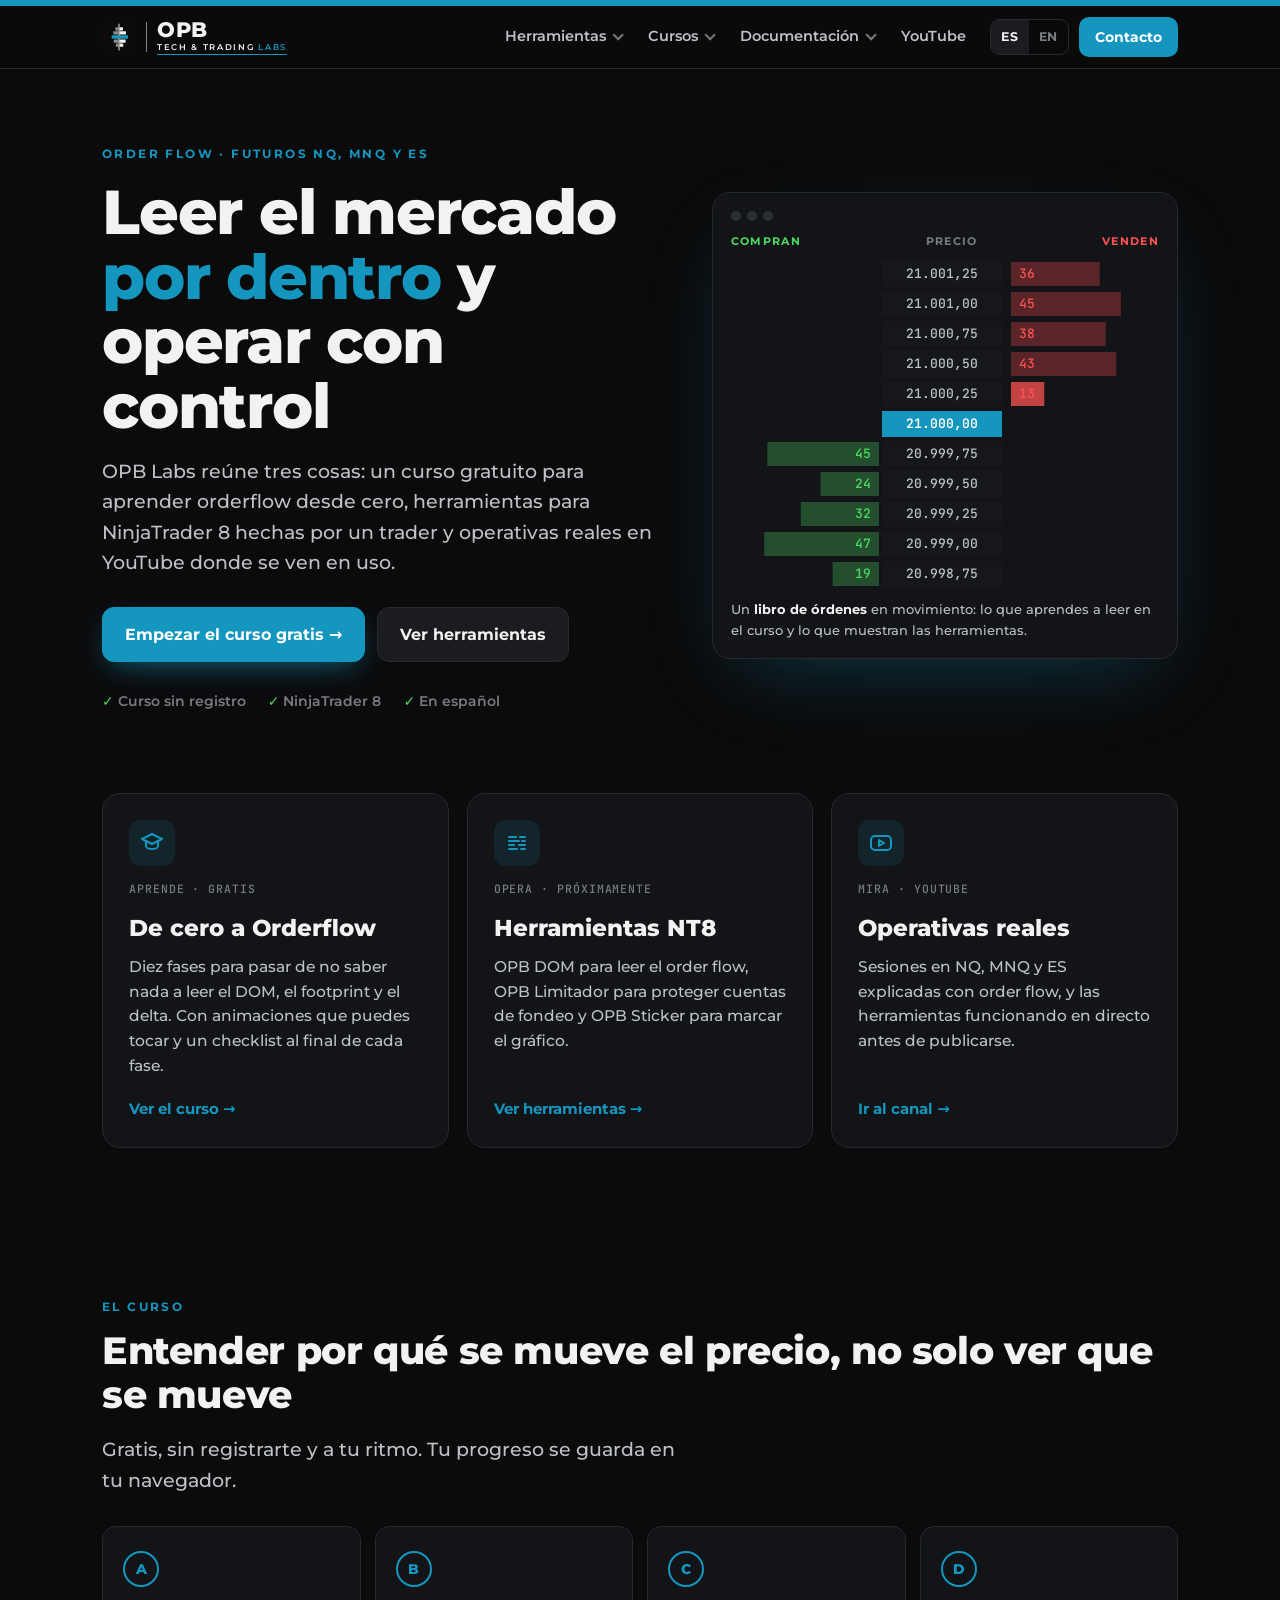
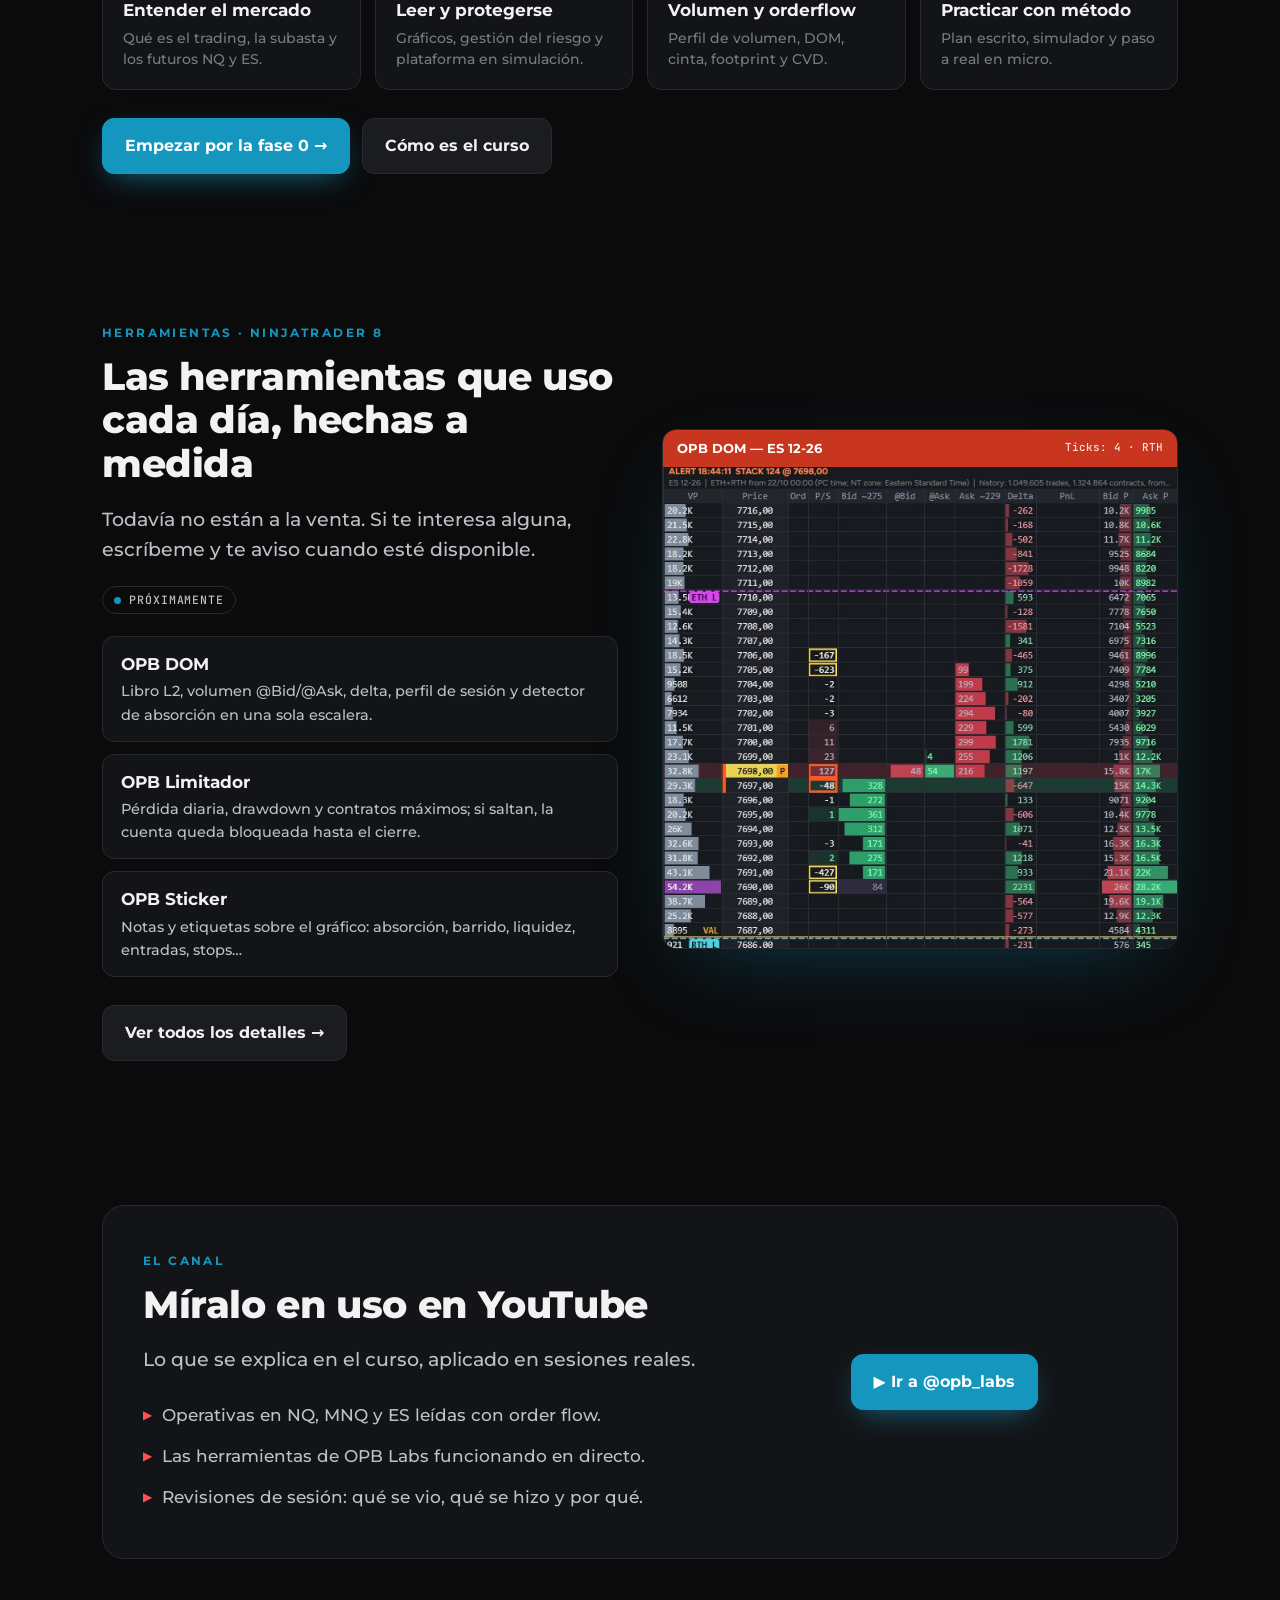
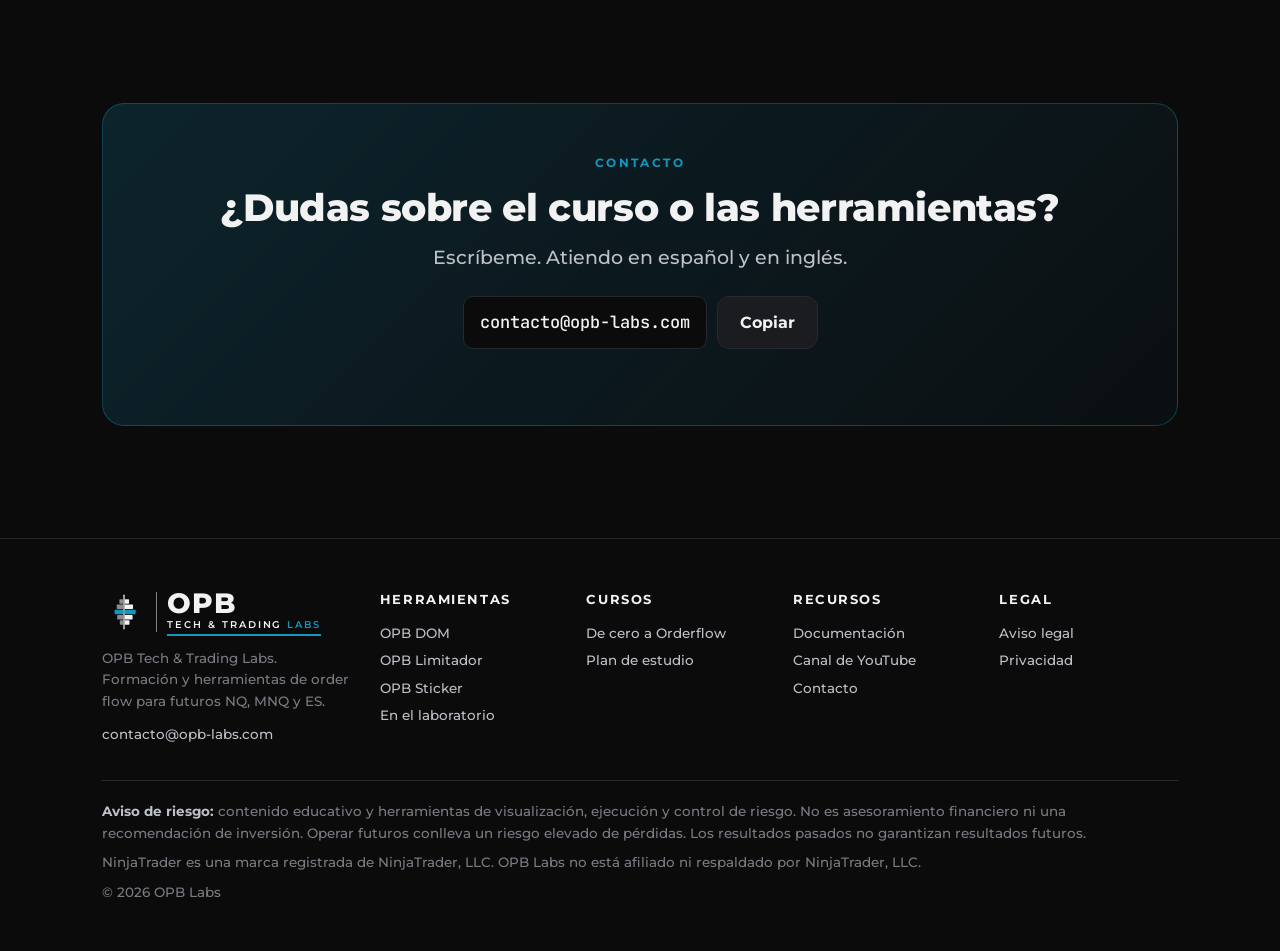
<file: index.html>
<!DOCTYPE html>
<html lang="es">
<head>
<meta charset="utf-8">
<meta name="viewport" content="width=device-width,initial-scale=1">
<title>OPB Labs · Order flow para futuros: curso, herramientas y operativas</title>
<meta name="description" content="OPB Labs: curso gratuito de orderflow desde cero, herramientas para NinjaTrader 8 y operativas reales en YouTube sobre los futuros NQ, MNQ y ES.">
<meta property="og:title" content="OPB Labs · Order flow para futuros">
<meta property="og:description" content="Aprende a leer el mercado por dentro, opera con herramientas hechas por un trader y míralas en uso en YouTube.">
<link rel="alternate" hreflang="es" href="https://opb-labs.com/">
<link rel="alternate" hreflang="en" href="https://opb-labs.com/en/">
<link rel="alternate" hreflang="x-default" href="https://opb-labs.com/">
<link rel="icon" href="assets/logo.svg" type="image/svg+xml">
<link rel="stylesheet" href="assets/fonts.css">
<style>
:root{--bg:#0B0B0C;--panel:#131417;--panel2:#1a1c20;--line:#26292f;--acc:#1496BE;--w:#F2F2F2;--t2:#BEC2C8;--t3:#787C82;--g:#4CD964;--r:#FF5252;--y:#FFE14D}
*{box-sizing:border-box}html{scroll-behavior:smooth}
body{margin:0;background:var(--bg);color:var(--w);font-family:Montserrat,system-ui,sans-serif;font-weight:500;line-height:1.6;font-size:17px}
a{color:inherit}
.wrap{max-width:1120px;margin:0 auto;padding:0 22px}
.topbar{height:6px;background:var(--acc)}
nav{position:sticky;top:0;z-index:50;background:rgba(11,11,12,.88);backdrop-filter:blur(10px);border-bottom:1px solid var(--line)}
nav .wrap{display:flex;align-items:center;justify-content:space-between;height:60px}
.brand{display:flex;align-items:center;gap:10px;text-decoration:none;font-weight:800;letter-spacing:.06em}.brand b{color:var(--acc)}
.links a{color:var(--t2);text-decoration:none;font-weight:600;font-size:14px;margin-left:22px}.links a:hover{color:var(--w)}
.btn{display:inline-flex;align-items:center;gap:8px;text-decoration:none;font-weight:700;font-size:16px;padding:14px 22px;border-radius:12px;border:1px solid var(--line);background:var(--panel2);color:var(--w);font-family:inherit;cursor:pointer;transition:.2s}
.btn:hover{border-color:var(--acc);transform:translateY(-2px)}
.btn.main{background:var(--acc);border-color:var(--acc);color:#fff;box-shadow:0 10px 30px -10px rgba(20,150,190,.7)}
.kicker{display:inline-block;color:var(--acc);font-weight:700;font-size:12px;letter-spacing:.2em;text-transform:uppercase}
h1{font-weight:800;font-size:clamp(36px,6vw,62px);line-height:1.04;letter-spacing:-.02em;margin:14px 0 18px}
h1 em{font-style:normal;color:var(--acc)}
h2{font-weight:800;font-size:clamp(26px,3.6vw,38px);line-height:1.15;letter-spacing:-.01em;margin:10px 0 14px}
.sub{color:var(--t2);font-size:19px;max-width:580px}
section{padding:80px 0}section.wrap{padding:72px 22px}
.hero{display:grid;grid-template-columns:1.1fr .9fr;gap:40px;align-items:center;padding:70px 22px 40px}
.cta{display:flex;gap:12px;flex-wrap:wrap;margin-top:28px}
.trust{display:flex;gap:22px;flex-wrap:wrap;margin-top:28px;color:var(--t3);font-size:14px;font-weight:600}
.trust span:before{content:"✓ ";color:var(--g)}
.screen{background:var(--panel);border:1px solid var(--line);border-radius:18px;padding:18px;box-shadow:0 30px 80px -30px rgba(20,150,190,.35)}
.screen-top{display:flex;gap:6px;margin-bottom:12px}.screen-top i{width:10px;height:10px;border-radius:50%;background:#2a2d33}
.screen-label{display:flex;justify-content:space-between;font-size:11px;letter-spacing:.12em;color:var(--t3);font-weight:700;margin-bottom:8px}
#ladder{width:100%;height:330px;display:block}
.screen-cap{font-size:13px;color:var(--t2);margin-top:10px}.screen-cap b{color:var(--w)}
/* tres pilares */
.pillars{display:grid;grid-template-columns:repeat(3,1fr);gap:18px;margin-top:10px}
.pillar{display:flex;flex-direction:column;background:var(--panel);border:1px solid var(--line);border-radius:18px;padding:26px;text-decoration:none;transition:.2s}
.pillar:hover{border-color:var(--acc);transform:translateY(-3px)}
.pillar .tag{font-family:"JetBrains Mono",monospace;font-size:11.5px;letter-spacing:.08em;text-transform:uppercase;color:var(--t3)}
.pillar h3{margin:12px 0 8px;font-size:23px;font-weight:800}
.pillar p{margin:0 0 18px;color:var(--t2);font-size:15.5px;flex:1}
.pillar .go{color:var(--acc);font-weight:700;font-size:15px}
.ico{width:46px;height:46px;border-radius:12px;background:rgba(20,150,190,.12);display:grid;place-items:center;margin-bottom:14px}
/* curso */
.blocks{display:grid;grid-template-columns:repeat(4,1fr);gap:14px;margin-top:30px}
.blk{background:var(--panel);border:1px solid var(--line);border-radius:14px;padding:20px}
.blk .l{display:inline-grid;place-items:center;width:36px;height:36px;border-radius:50%;border:2px solid var(--acc);color:var(--acc);font-weight:800;margin-bottom:10px}
.blk b{display:block;font-size:17px}.blk span{display:block;color:var(--t3);font-size:14px;line-height:1.45;margin-top:4px}
/* herramientas */
.split{display:grid;grid-template-columns:1fr 1fr;gap:44px;align-items:center}
.shot{border:1px solid var(--line);border-radius:14px;overflow:hidden;background:#000;box-shadow:0 30px 80px -30px rgba(20,150,190,.35);margin:0}
.shot .bar{display:flex;justify-content:space-between;align-items:center;padding:8px 14px;background:#C8361F;color:#fff;font-weight:700;font-size:13px}
.shot .bar i{font-style:normal;font-family:"JetBrains Mono",monospace;font-weight:500;font-size:11px;opacity:.85}
.shot img{display:block;width:100%;height:auto}
.prods{list-style:none;padding:0;margin:22px 0 0;display:grid;gap:12px}
.prods li{background:var(--panel);border:1px solid var(--line);border-radius:12px;padding:14px 18px}
.prods b{font-size:17px}.prods span{display:block;color:var(--t2);font-size:14.5px;margin-top:2px}
.status{display:inline-flex;align-items:center;gap:8px;font-family:"JetBrains Mono",monospace;font-size:11.5px;letter-spacing:.08em;text-transform:uppercase;color:var(--t2);border:1px solid var(--line);padding:4px 11px;border-radius:999px}
.status:before{content:"";width:7px;height:7px;border-radius:50%;background:var(--acc)}
/* canal */
.yt{background:var(--panel);border:1px solid var(--line);border-radius:22px;padding:40px;display:grid;grid-template-columns:1.2fr .8fr;gap:30px;align-items:center}
.yt ul{list-style:none;padding:0;margin:0}.yt li{padding:7px 0;color:var(--t2);display:flex;gap:10px}
.yt li:before{content:"▶";color:var(--r);font-size:12px;line-height:2.1}
/* contacto */
.contact{background:linear-gradient(135deg,rgba(20,150,190,.18),rgba(20,150,190,.03));border:1px solid rgba(20,150,190,.35);border-radius:22px;padding:44px 30px;text-align:center}
.mail{display:flex;gap:10px;justify-content:center;flex-wrap:wrap;margin-top:22px}
.mail code{font-family:"JetBrains Mono",monospace;font-size:17px;background:var(--bg);border:1px solid var(--line);padding:12px 16px;border-radius:10px;user-select:all}
.ok{color:var(--g);font-size:14px;min-height:22px;margin:10px 0 0}
footer{border-top:1px solid var(--line);padding:30px 0 50px;color:var(--t3);font-size:13.5px}
footer a{color:var(--t2)}
.reveal{opacity:0;transform:translateY(16px);transition:opacity .7s,transform .7s}.reveal.in{opacity:1;transform:none}
@media(prefers-reduced-motion:reduce){.reveal{opacity:1;transform:none;transition:none}}
@media(max-width:860px){.hero,.split,.yt{grid-template-columns:1fr}.pillars{grid-template-columns:1fr}.blocks{grid-template-columns:1fr 1fr}.links a:not(.ytl){display:none}.yt{padding:28px}}
@media(max-width:480px){.blocks{grid-template-columns:1fr}}
</style>
</head>
<body>
<script src="assets/site.js" data-part="nav"></script>

<header class="wrap hero">
  <div>
    <span class="kicker">Order flow · Futuros NQ, MNQ y ES</span>
    <h1>Leer el mercado <em>por dentro</em> y operar con control</h1>
    <p class="sub">OPB Labs reúne tres cosas: un curso gratuito para aprender orderflow desde cero, herramientas para NinjaTrader 8 hechas por un trader y operativas reales en YouTube donde se ven en uso.</p>
    <div class="cta">
      <a class="btn main" href="aprende.html">Empezar el curso gratis →</a>
      <a class="btn" href="herramientas.html">Ver herramientas</a>
    </div>
    <div class="trust"><span>Curso sin registro</span><span>NinjaTrader 8</span><span>En español</span></div>
  </div>
  <div class="screen" aria-hidden="true">
    <div class="screen-top"><i></i><i></i><i></i></div>
    <div class="screen-label"><span style="color:#4CD964">COMPRAN</span><span>PRECIO</span><span style="color:#FF5252">VENDEN</span></div>
    <canvas id="ladder"></canvas>
    <div class="screen-cap">Un <b>libro de órdenes</b> en movimiento: lo que aprendes a leer en el curso y lo que muestran las herramientas.</div>
  </div>
</header>

<section class="wrap reveal" style="padding-top:30px">
  <div class="pillars">
    <a class="pillar" href="aprende.html">
      <div class="ico"><svg width="24" height="24" viewBox="0 0 24 24" fill="none" stroke="#1496BE" stroke-width="2" stroke-linecap="round" stroke-linejoin="round"><path d="M2 8l10-5 10 5-10 5z"/><path d="M6 10v5c0 1.7 2.7 3 6 3s6-1.3 6-3v-5"/></svg></div>
      <span class="tag">Aprende · Gratis</span>
      <h3>De cero a Orderflow</h3>
      <p>Diez fases para pasar de no saber nada a leer el DOM, el footprint y el delta. Con animaciones que puedes tocar y un checklist al final de cada fase.</p>
      <span class="go">Ver el curso →</span>
    </a>
    <a class="pillar" href="herramientas.html">
      <div class="ico"><svg width="24" height="24" viewBox="0 0 24 24" fill="none" stroke="#1496BE" stroke-width="2" stroke-linecap="round"><path d="M4 6h7M4 10h10M4 14h5M4 18h8"/><path d="M15 6h5M17 10h3M14 14h6M16 18h4"/></svg></div>
      <span class="tag">Opera · Próximamente</span>
      <h3>Herramientas NT8</h3>
      <p>OPB DOM para leer el order flow, OPB Limitador para proteger cuentas de fondeo y OPB Sticker para marcar el gráfico.</p>
      <span class="go">Ver herramientas →</span>
    </a>
    <a class="pillar" href="https://www.youtube.com/@opb_labs" target="_blank" rel="noopener">
      <div class="ico"><svg width="24" height="24" viewBox="0 0 24 24" fill="none" stroke="#1496BE" stroke-width="2" stroke-linecap="round" stroke-linejoin="round"><rect x="2" y="5" width="20" height="14" rx="4"/><path d="M10 9l5 3-5 3z"/></svg></div>
      <span class="tag">Mira · YouTube</span>
      <h3>Operativas reales</h3>
      <p>Sesiones en NQ, MNQ y ES explicadas con order flow, y las herramientas funcionando en directo antes de publicarse.</p>
      <span class="go">Ir al canal →</span>
    </a>
  </div>
</section>

<section class="wrap reveal" id="curso">
  <span class="kicker">El curso</span>
  <h2>Entender por qué se mueve el precio, no solo ver que se mueve</h2>
  <p class="sub">Gratis, sin registrarte y a tu ritmo. Tu progreso se guarda en tu navegador.</p>
  <div class="blocks">
    <div class="blk"><span class="l">A</span><b>Entender el mercado</b><span>Qué es el trading, la subasta y los futuros NQ y ES.</span></div>
    <div class="blk"><span class="l">B</span><b>Leer y protegerse</b><span>Gráficos, gestión del riesgo y plataforma en simulación.</span></div>
    <div class="blk"><span class="l">C</span><b>Volumen y orderflow</b><span>Perfil de volumen, DOM, cinta, footprint y CVD.</span></div>
    <div class="blk"><span class="l">D</span><b>Practicar con método</b><span>Plan escrito, simulador y paso a real en micro.</span></div>
  </div>
  <div class="cta"><a class="btn main" href="curso.html#fase-0">Empezar por la fase 0 →</a><a class="btn" href="aprende.html">Cómo es el curso</a></div>
</section>

<section class="wrap reveal" id="herramientas">
  <div class="split">
    <div>
      <span class="kicker">Herramientas · NinjaTrader 8</span>
      <h2>Las herramientas que uso cada día, hechas a medida</h2>
      <p class="sub">Todavía no están a la venta. Si te interesa alguna, escríbeme y te aviso cuando esté disponible.</p>
      <span class="status">Próximamente</span>
      <ul class="prods">
        <li><b>OPB DOM</b><span>Libro L2, volumen @Bid/@Ask, delta, perfil de sesión y detector de absorción en una sola escalera.</span></li>
        <li><b>OPB Limitador</b><span>Pérdida diaria, drawdown y contratos máximos; si saltan, la cuenta queda bloqueada hasta el cierre.</span></li>
        <li><b>OPB Sticker</b><span>Notas y etiquetas sobre el gráfico: absorción, barrido, liquidez, entradas, stops…</span></li>
      </ul>
      <div class="cta"><a class="btn" href="herramientas.html">Ver todos los detalles →</a></div>
    </div>
    <figure class="shot">
      <div class="bar">OPB DOM — ES 12-26 <i>Ticks: 4 · RTH</i></div>
      <img src="assets/opb-dom.jpg" alt="Captura del OPB DOM en el ES con perfil de volumen, libro bid y ask, volumen ejecutado y delta por nivel" width="638" height="598">
    </figure>
  </div>
</section>

<section class="wrap reveal" id="canal">
  <div class="yt">
    <div>
      <span class="kicker">El canal</span>
      <h2>Míralo en uso en YouTube</h2>
      <p class="sub">Lo que se explica en el curso, aplicado en sesiones reales.</p>
      <ul>
        <li>Operativas en NQ, MNQ y ES leídas con order flow.</li>
        <li>Las herramientas de OPB Labs funcionando en directo.</li>
        <li>Revisiones de sesión: qué se vio, qué se hizo y por qué.</li>
      </ul>
    </div>
    <div style="text-align:center">
      <a class="btn main" href="https://www.youtube.com/@opb_labs" target="_blank" rel="noopener">▶ Ir a @opb_labs</a>
    </div>
  </div>
</section>

<section class="wrap reveal" id="contacto">
  <div class="contact">
    <span class="kicker">Contacto</span>
    <h2>¿Dudas sobre el curso o las herramientas?</h2>
    <p class="sub" style="margin:0 auto">Escríbeme. Atiendo en español y en inglés.</p>
    <div class="mail"><code id="mail">contacto@opb-labs.com</code><button class="btn" id="copy" type="button">Copiar</button></div>
    <p class="ok" id="ok" aria-live="polite"></p>
  </div>
</section>

<script src="assets/site.js" data-part="footer"></script>

<script>
/* libro de órdenes animado */
(function(){
  const cv=document.getElementById('ladder');const rows=11;let price=21000,bids=[],asks=[],flash=-1,ft=0,dir=0;
  for(let i=0;i<rows;i++){bids.push(10+Math.random()*40);asks.push(10+Math.random()*40);}
  function draw(){const dpr=Math.min(devicePixelRatio||1,2),w=cv.clientWidth,h=cv.clientHeight;if(cv.width!==w*dpr){cv.width=w*dpr;cv.height=h*dpr;}
    const c=cv.getContext('2d');c.setTransform(dpr,0,0,dpr,0,0);c.clearRect(0,0,w,h);
    const rh=h/rows,mid=Math.floor(rows/2),pw=Math.min(120,w*.3),side=(w-pw)/2-6,mx=60;
    for(let i=0;i<rows;i++){const y=i*rh,p=price+(mid-i)*0.25;
      c.fillStyle=i===mid?'#1496BE':'#15171a';c.fillRect(side+3,y+2,pw,rh-4);
      c.fillStyle=i===mid?'#fff':'#BEC2C8';c.font=(i===mid?'600 ':'500 ')+'13px JetBrains Mono';c.textAlign='center';
      c.fillText(p.toLocaleString('es-ES',{minimumFractionDigits:2}),side+3+pw/2,y+rh/2+4);
      if(i>mid){const bw=side*Math.min(1,bids[i]/mx);c.fillStyle='rgba(76,217,100,'+(i===flash&&dir<0?.75:.3)+')';c.fillRect(side-bw,y+3,bw,rh-6);c.fillStyle='#4CD964';c.textAlign='right';c.fillText(Math.round(bids[i]),side-8,y+rh/2+4);}
      if(i<mid){const aw=side*Math.min(1,asks[i]/mx);c.fillStyle='rgba(255,82,82,'+(i===flash&&dir>0?.75:.3)+')';c.fillRect(w-side,y+3,aw,rh-6);c.fillStyle='#FF5252';c.textAlign='left';c.fillText(Math.round(asks[i]),w-side+8,y+rh/2+4);}
    }c.textAlign='left';}
  function step(){for(let i=0;i<rows;i++){bids[i]=Math.max(3,bids[i]+(Math.random()-.5)*6);asks[i]=Math.max(3,asks[i]+(Math.random()-.5)*6);}
    const mid=Math.floor(rows/2);ft++;
    if(ft%6===0){dir=Math.random()<.5?1:-1;if(dir>0){asks[mid-1]-=18;flash=mid-1;if(asks[mid-1]<4){price+=.25;asks.shift();asks.push(10+Math.random()*40);bids.shift();bids.push(10+Math.random()*40);}}
      else{bids[mid+1]-=18;flash=mid+1;if(bids[mid+1]<4){price-=.25;asks.unshift(10+Math.random()*40);asks.pop();bids.unshift(10+Math.random()*40);bids.pop();}}}
    else flash=-1;draw();}
  const reduce=matchMedia('(prefers-reduced-motion: reduce)').matches;draw();if(!reduce)setInterval(step,260);addEventListener('resize',draw);
})();
/* copiar correo */
document.getElementById('copy').addEventListener('click',function(){
  var t=document.getElementById('mail').textContent.trim(),ok=document.getElementById('ok');
  function sel(){var r=document.createRange();r.selectNodeContents(document.getElementById('mail'));var s=getSelection();s.removeAllRanges();s.addRange(r);ok.textContent='Seleccionado: pulsa Ctrl+C para copiarlo.';}
  if(navigator.clipboard&&navigator.clipboard.writeText){navigator.clipboard.writeText(t).then(function(){ok.textContent='Copiado: '+t;},sel);}else sel();
});
/* aparición suave de secciones */
(function(){const els=document.querySelectorAll('.reveal');if(!('IntersectionObserver' in window)){els.forEach(e=>e.classList.add('in'));return;}
  const io=new IntersectionObserver(es=>es.forEach(e=>{if(e.isIntersecting){e.target.classList.add('in');io.unobserve(e.target);}}),{threshold:.12});els.forEach(e=>io.observe(e));})();
</script>
</body>
</html>
</file>
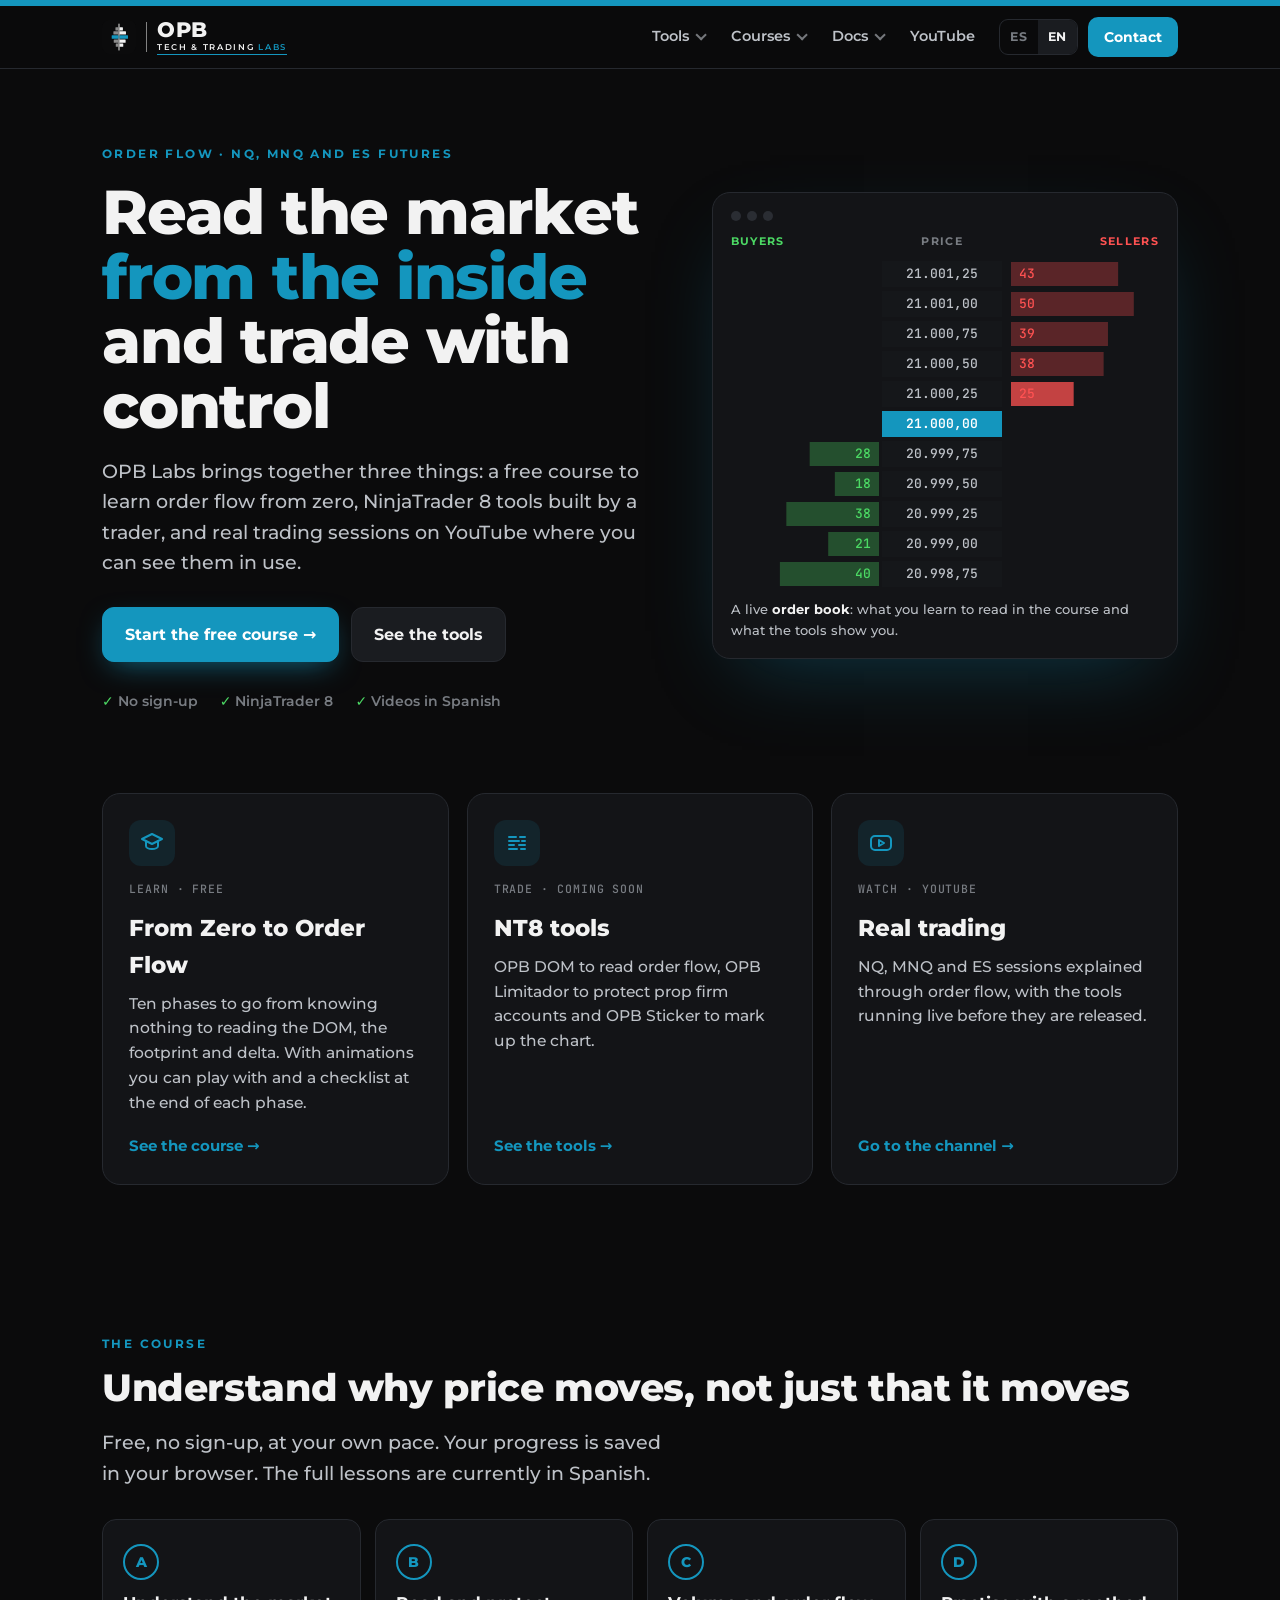
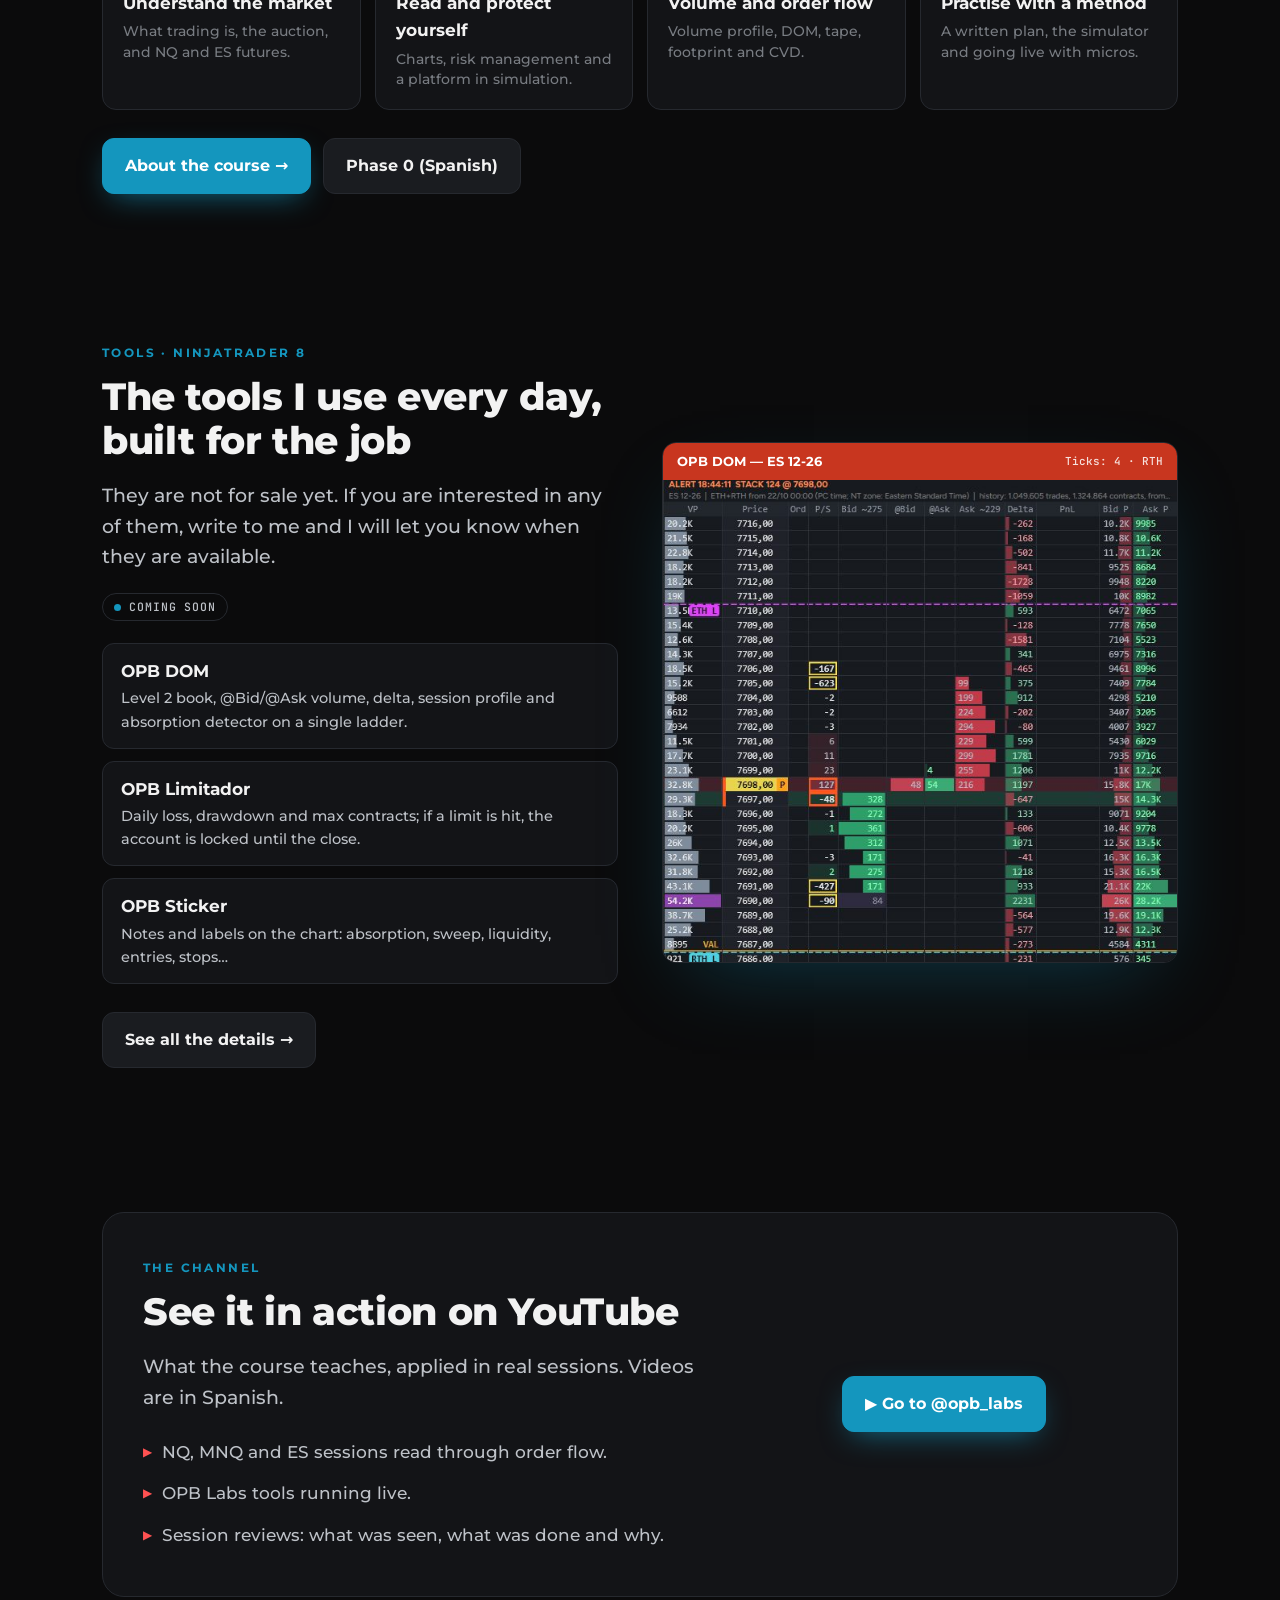
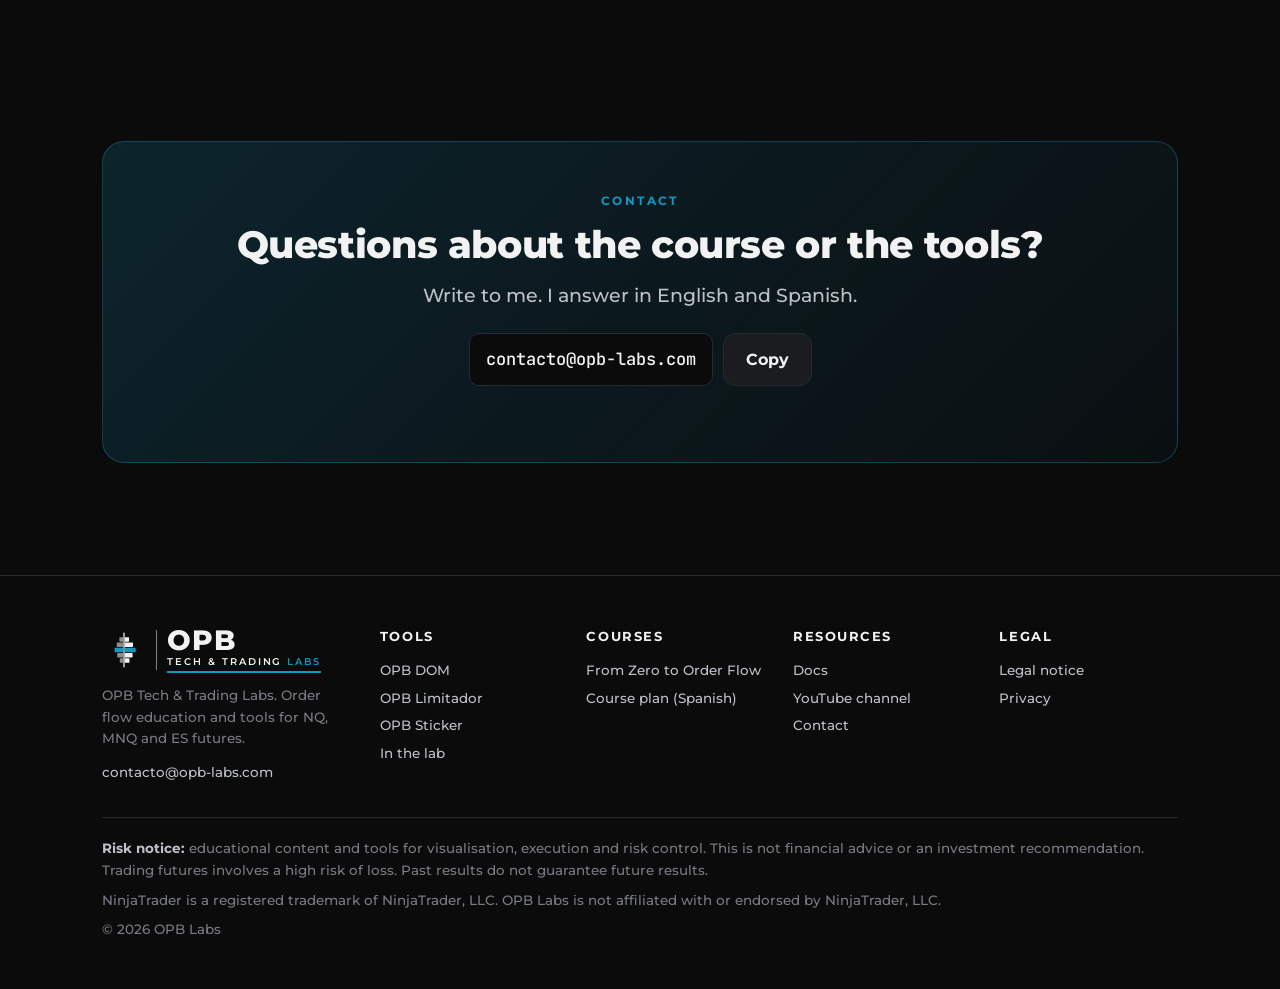
<file: en/index.html>
<!DOCTYPE html>
<html lang="en">
<head>
<meta charset="utf-8">
<meta name="viewport" content="width=device-width,initial-scale=1">
<title>OPB Labs · Order flow for futures: course, tools and live trading</title>
<meta name="description" content="OPB Labs: a free order flow course from zero, tools for NinjaTrader 8 and real trading sessions on YouTube for NQ, MNQ and ES futures.">
<meta property="og:title" content="OPB Labs · Order flow for futures">
<meta property="og:description" content="Learn to read the market from the inside, trade with tools built by a trader and watch them in use on YouTube.">
<link rel="alternate" hreflang="es" href="https://opb-labs.com/">
<link rel="alternate" hreflang="en" href="https://opb-labs.com/en/">
<link rel="alternate" hreflang="x-default" href="https://opb-labs.com/">
<link rel="icon" href="../assets/logo.svg" type="image/svg+xml">
<link rel="stylesheet" href="../assets/fonts.css">
<style>
:root{--bg:#0B0B0C;--panel:#131417;--panel2:#1a1c20;--line:#26292f;--acc:#1496BE;--w:#F2F2F2;--t2:#BEC2C8;--t3:#787C82;--g:#4CD964;--r:#FF5252;--y:#FFE14D}
*{box-sizing:border-box}html{scroll-behavior:smooth}
body{margin:0;background:var(--bg);color:var(--w);font-family:Montserrat,system-ui,sans-serif;font-weight:500;line-height:1.6;font-size:17px}
a{color:inherit}
.wrap{max-width:1120px;margin:0 auto;padding:0 22px}
.topbar{height:6px;background:var(--acc)}
nav{position:sticky;top:0;z-index:50;background:rgba(11,11,12,.88);backdrop-filter:blur(10px);border-bottom:1px solid var(--line)}
nav .wrap{display:flex;align-items:center;justify-content:space-between;height:60px}
.brand{display:flex;align-items:center;gap:10px;text-decoration:none;font-weight:800;letter-spacing:.06em}.brand b{color:var(--acc)}
.links a{color:var(--t2);text-decoration:none;font-weight:600;font-size:14px;margin-left:22px}.links a:hover{color:var(--w)}
.btn{display:inline-flex;align-items:center;gap:8px;text-decoration:none;font-weight:700;font-size:16px;padding:14px 22px;border-radius:12px;border:1px solid var(--line);background:var(--panel2);color:var(--w);font-family:inherit;cursor:pointer;transition:.2s}
.btn:hover{border-color:var(--acc);transform:translateY(-2px)}
.btn.main{background:var(--acc);border-color:var(--acc);color:#fff;box-shadow:0 10px 30px -10px rgba(20,150,190,.7)}
.kicker{display:inline-block;color:var(--acc);font-weight:700;font-size:12px;letter-spacing:.2em;text-transform:uppercase}
h1{font-weight:800;font-size:clamp(36px,6vw,62px);line-height:1.04;letter-spacing:-.02em;margin:14px 0 18px}
h1 em{font-style:normal;color:var(--acc)}
h2{font-weight:800;font-size:clamp(26px,3.6vw,38px);line-height:1.15;letter-spacing:-.01em;margin:10px 0 14px}
.sub{color:var(--t2);font-size:19px;max-width:580px}
section{padding:80px 0}section.wrap{padding:72px 22px}
.hero{display:grid;grid-template-columns:1.1fr .9fr;gap:40px;align-items:center;padding:70px 22px 40px}
.cta{display:flex;gap:12px;flex-wrap:wrap;margin-top:28px}
.trust{display:flex;gap:22px;flex-wrap:wrap;margin-top:28px;color:var(--t3);font-size:14px;font-weight:600}
.trust span:before{content:"✓ ";color:var(--g)}
.screen{background:var(--panel);border:1px solid var(--line);border-radius:18px;padding:18px;box-shadow:0 30px 80px -30px rgba(20,150,190,.35)}
.screen-top{display:flex;gap:6px;margin-bottom:12px}.screen-top i{width:10px;height:10px;border-radius:50%;background:#2a2d33}
.screen-label{display:flex;justify-content:space-between;font-size:11px;letter-spacing:.12em;color:var(--t3);font-weight:700;margin-bottom:8px}
#ladder{width:100%;height:330px;display:block}
.screen-cap{font-size:13px;color:var(--t2);margin-top:10px}.screen-cap b{color:var(--w)}
/* tres pilares */
.pillars{display:grid;grid-template-columns:repeat(3,1fr);gap:18px;margin-top:10px}
.pillar{display:flex;flex-direction:column;background:var(--panel);border:1px solid var(--line);border-radius:18px;padding:26px;text-decoration:none;transition:.2s}
.pillar:hover{border-color:var(--acc);transform:translateY(-3px)}
.pillar .tag{font-family:"JetBrains Mono",monospace;font-size:11.5px;letter-spacing:.08em;text-transform:uppercase;color:var(--t3)}
.pillar h3{margin:12px 0 8px;font-size:23px;font-weight:800}
.pillar p{margin:0 0 18px;color:var(--t2);font-size:15.5px;flex:1}
.pillar .go{color:var(--acc);font-weight:700;font-size:15px}
.ico{width:46px;height:46px;border-radius:12px;background:rgba(20,150,190,.12);display:grid;place-items:center;margin-bottom:14px}
/* curso */
.blocks{display:grid;grid-template-columns:repeat(4,1fr);gap:14px;margin-top:30px}
.blk{background:var(--panel);border:1px solid var(--line);border-radius:14px;padding:20px}
.blk .l{display:inline-grid;place-items:center;width:36px;height:36px;border-radius:50%;border:2px solid var(--acc);color:var(--acc);font-weight:800;margin-bottom:10px}
.blk b{display:block;font-size:17px}.blk span{display:block;color:var(--t3);font-size:14px;line-height:1.45;margin-top:4px}
/* herramientas */
.split{display:grid;grid-template-columns:1fr 1fr;gap:44px;align-items:center}
.shot{border:1px solid var(--line);border-radius:14px;overflow:hidden;background:#000;box-shadow:0 30px 80px -30px rgba(20,150,190,.35);margin:0}
.shot .bar{display:flex;justify-content:space-between;align-items:center;padding:8px 14px;background:#C8361F;color:#fff;font-weight:700;font-size:13px}
.shot .bar i{font-style:normal;font-family:"JetBrains Mono",monospace;font-weight:500;font-size:11px;opacity:.85}
.shot img{display:block;width:100%;height:auto}
.prods{list-style:none;padding:0;margin:22px 0 0;display:grid;gap:12px}
.prods li{background:var(--panel);border:1px solid var(--line);border-radius:12px;padding:14px 18px}
.prods b{font-size:17px}.prods span{display:block;color:var(--t2);font-size:14.5px;margin-top:2px}
.status{display:inline-flex;align-items:center;gap:8px;font-family:"JetBrains Mono",monospace;font-size:11.5px;letter-spacing:.08em;text-transform:uppercase;color:var(--t2);border:1px solid var(--line);padding:4px 11px;border-radius:999px}
.status:before{content:"";width:7px;height:7px;border-radius:50%;background:var(--acc)}
/* canal */
.yt{background:var(--panel);border:1px solid var(--line);border-radius:22px;padding:40px;display:grid;grid-template-columns:1.2fr .8fr;gap:30px;align-items:center}
.yt ul{list-style:none;padding:0;margin:0}.yt li{padding:7px 0;color:var(--t2);display:flex;gap:10px}
.yt li:before{content:"▶";color:var(--r);font-size:12px;line-height:2.1}
/* contacto */
.contact{background:linear-gradient(135deg,rgba(20,150,190,.18),rgba(20,150,190,.03));border:1px solid rgba(20,150,190,.35);border-radius:22px;padding:44px 30px;text-align:center}
.mail{display:flex;gap:10px;justify-content:center;flex-wrap:wrap;margin-top:22px}
.mail code{font-family:"JetBrains Mono",monospace;font-size:17px;background:var(--bg);border:1px solid var(--line);padding:12px 16px;border-radius:10px;user-select:all}
.ok{color:var(--g);font-size:14px;min-height:22px;margin:10px 0 0}
footer{border-top:1px solid var(--line);padding:30px 0 50px;color:var(--t3);font-size:13.5px}
footer a{color:var(--t2)}
.reveal{opacity:0;transform:translateY(16px);transition:opacity .7s,transform .7s}.reveal.in{opacity:1;transform:none}
@media(prefers-reduced-motion:reduce){.reveal{opacity:1;transform:none;transition:none}}
@media(max-width:860px){.hero,.split,.yt{grid-template-columns:1fr}.pillars{grid-template-columns:1fr}.blocks{grid-template-columns:1fr 1fr}.links a:not(.ytl){display:none}.yt{padding:28px}}
@media(max-width:480px){.blocks{grid-template-columns:1fr}}
</style>
</head>
<body>
<script src="../assets/site.js" data-part="nav"></script>
<header class="wrap hero">
  <div>
    <span class="kicker">Order flow · NQ, MNQ and ES futures</span>
    <h1>Read the market <em>from the inside</em> and trade with control</h1>
    <p class="sub">OPB Labs brings together three things: a free course to learn order flow from zero, NinjaTrader 8 tools built by a trader, and real trading sessions on YouTube where you can see them in use.</p>
    <div class="cta">
      <a class="btn main" href="learn.html">Start the free course →</a>
      <a class="btn" href="tools.html">See the tools</a>
    </div>
    <div class="trust"><span>No sign-up</span><span>NinjaTrader 8</span><span>Videos in Spanish</span></div>
  </div>
  <div class="screen" aria-hidden="true">
    <div class="screen-top"><i></i><i></i><i></i></div>
    <div class="screen-label"><span style="color:#4CD964">BUYERS</span><span>PRICE</span><span style="color:#FF5252">SELLERS</span></div>
    <canvas id="ladder"></canvas>
    <div class="screen-cap">A live <b>order book</b>: what you learn to read in the course and what the tools show you.</div>
  </div>
</header>

<section class="wrap reveal" style="padding-top:30px">
  <div class="pillars">
    <a class="pillar" href="learn.html">
      <div class="ico"><svg width="24" height="24" viewBox="0 0 24 24" fill="none" stroke="#1496BE" stroke-width="2" stroke-linecap="round" stroke-linejoin="round"><path d="M2 8l10-5 10 5-10 5z"/><path d="M6 10v5c0 1.7 2.7 3 6 3s6-1.3 6-3v-5"/></svg></div>
      <span class="tag">Learn · Free</span>
      <h3>From Zero to Order Flow</h3>
      <p>Ten phases to go from knowing nothing to reading the DOM, the footprint and delta. With animations you can play with and a checklist at the end of each phase.</p>
      <span class="go">See the course →</span>
    </a>
    <a class="pillar" href="tools.html">
      <div class="ico"><svg width="24" height="24" viewBox="0 0 24 24" fill="none" stroke="#1496BE" stroke-width="2" stroke-linecap="round"><path d="M4 6h7M4 10h10M4 14h5M4 18h8"/><path d="M15 6h5M17 10h3M14 14h6M16 18h4"/></svg></div>
      <span class="tag">Trade · Coming soon</span>
      <h3>NT8 tools</h3>
      <p>OPB DOM to read order flow, OPB Limitador to protect prop firm accounts and OPB Sticker to mark up the chart.</p>
      <span class="go">See the tools →</span>
    </a>
    <a class="pillar" href="https://www.youtube.com/@opb_labs" target="_blank" rel="noopener">
      <div class="ico"><svg width="24" height="24" viewBox="0 0 24 24" fill="none" stroke="#1496BE" stroke-width="2" stroke-linecap="round" stroke-linejoin="round"><rect x="2" y="5" width="20" height="14" rx="4"/><path d="M10 9l5 3-5 3z"/></svg></div>
      <span class="tag">Watch · YouTube</span>
      <h3>Real trading</h3>
      <p>NQ, MNQ and ES sessions explained through order flow, with the tools running live before they are released.</p>
      <span class="go">Go to the channel →</span>
    </a>
  </div>
</section>

<section class="wrap reveal" id="curso">
  <span class="kicker">The course</span>
  <h2>Understand why price moves, not just that it moves</h2>
  <p class="sub">Free, no sign-up, at your own pace. Your progress is saved in your browser. The full lessons are currently in Spanish.</p>
  <div class="blocks">
    <div class="blk"><span class="l">A</span><b>Understand the market</b><span>What trading is, the auction, and NQ and ES futures.</span></div>
    <div class="blk"><span class="l">B</span><b>Read and protect yourself</b><span>Charts, risk management and a platform in simulation.</span></div>
    <div class="blk"><span class="l">C</span><b>Volume and order flow</b><span>Volume profile, DOM, tape, footprint and CVD.</span></div>
    <div class="blk"><span class="l">D</span><b>Practise with a method</b><span>A written plan, the simulator and going live with micros.</span></div>
  </div>
  <div class="cta"><a class="btn main" href="learn.html">About the course →</a><a class="btn" href="../curso.html#fase-0" hreflang="es">Phase 0 (Spanish)</a></div>
</section>

<section class="wrap reveal" id="herramientas">
  <div class="split">
    <div>
      <span class="kicker">Tools · NinjaTrader 8</span>
      <h2>The tools I use every day, built for the job</h2>
      <p class="sub">They are not for sale yet. If you are interested in any of them, write to me and I will let you know when they are available.</p>
      <span class="status">Coming soon</span>
      <ul class="prods">
        <li><b>OPB DOM</b><span>Level 2 book, @Bid/@Ask volume, delta, session profile and absorption detector on a single ladder.</span></li>
        <li><b>OPB Limitador</b><span>Daily loss, drawdown and max contracts; if a limit is hit, the account is locked until the close.</span></li>
        <li><b>OPB Sticker</b><span>Notes and labels on the chart: absorption, sweep, liquidity, entries, stops…</span></li>
      </ul>
      <div class="cta"><a class="btn" href="tools.html">See all the details →</a></div>
    </div>
    <figure class="shot">
      <div class="bar">OPB DOM — ES 12-26 <i>Ticks: 4 · RTH</i></div>
      <img src="../assets/opb-dom.jpg" alt="Screenshot of OPB DOM on ES with volume profile, bid and ask book, traded volume and delta per level" width="638" height="598">
    </figure>
  </div>
</section>

<section class="wrap reveal" id="canal">
  <div class="yt">
    <div>
      <span class="kicker">The channel</span>
      <h2>See it in action on YouTube</h2>
      <p class="sub">What the course teaches, applied in real sessions. Videos are in Spanish.</p>
      <ul>
        <li>NQ, MNQ and ES sessions read through order flow.</li>
        <li>OPB Labs tools running live.</li>
        <li>Session reviews: what was seen, what was done and why.</li>
      </ul>
    </div>
    <div style="text-align:center">
      <a class="btn main" href="https://www.youtube.com/@opb_labs" target="_blank" rel="noopener">▶ Go to @opb_labs</a>
    </div>
  </div>
</section>

<section class="wrap reveal" id="contacto">
  <div class="contact">
    <span class="kicker">Contact</span>
    <h2>Questions about the course or the tools?</h2>
    <p class="sub" style="margin:0 auto">Write to me. I answer in English and Spanish.</p>
    <div class="mail"><code id="mail">contacto@opb-labs.com</code><button class="btn" id="copy" type="button">Copy</button></div>
    <p class="ok" id="ok" aria-live="polite"></p>
  </div>
</section>

<script src="../assets/site.js" data-part="footer"></script>

<script>
/* libro de órdenes animado */
(function(){
  const cv=document.getElementById('ladder');const rows=11;let price=21000,bids=[],asks=[],flash=-1,ft=0,dir=0;
  for(let i=0;i<rows;i++){bids.push(10+Math.random()*40);asks.push(10+Math.random()*40);}
  function draw(){const dpr=Math.min(devicePixelRatio||1,2),w=cv.clientWidth,h=cv.clientHeight;if(cv.width!==w*dpr){cv.width=w*dpr;cv.height=h*dpr;}
    const c=cv.getContext('2d');c.setTransform(dpr,0,0,dpr,0,0);c.clearRect(0,0,w,h);
    const rh=h/rows,mid=Math.floor(rows/2),pw=Math.min(120,w*.3),side=(w-pw)/2-6,mx=60;
    for(let i=0;i<rows;i++){const y=i*rh,p=price+(mid-i)*0.25;
      c.fillStyle=i===mid?'#1496BE':'#15171a';c.fillRect(side+3,y+2,pw,rh-4);
      c.fillStyle=i===mid?'#fff':'#BEC2C8';c.font=(i===mid?'600 ':'500 ')+'13px JetBrains Mono';c.textAlign='center';
      c.fillText(p.toLocaleString('es-ES',{minimumFractionDigits:2}),side+3+pw/2,y+rh/2+4);
      if(i>mid){const bw=side*Math.min(1,bids[i]/mx);c.fillStyle='rgba(76,217,100,'+(i===flash&&dir<0?.75:.3)+')';c.fillRect(side-bw,y+3,bw,rh-6);c.fillStyle='#4CD964';c.textAlign='right';c.fillText(Math.round(bids[i]),side-8,y+rh/2+4);}
      if(i<mid){const aw=side*Math.min(1,asks[i]/mx);c.fillStyle='rgba(255,82,82,'+(i===flash&&dir>0?.75:.3)+')';c.fillRect(w-side,y+3,aw,rh-6);c.fillStyle='#FF5252';c.textAlign='left';c.fillText(Math.round(asks[i]),w-side+8,y+rh/2+4);}
    }c.textAlign='left';}
  function step(){for(let i=0;i<rows;i++){bids[i]=Math.max(3,bids[i]+(Math.random()-.5)*6);asks[i]=Math.max(3,asks[i]+(Math.random()-.5)*6);}
    const mid=Math.floor(rows/2);ft++;
    if(ft%6===0){dir=Math.random()<.5?1:-1;if(dir>0){asks[mid-1]-=18;flash=mid-1;if(asks[mid-1]<4){price+=.25;asks.shift();asks.push(10+Math.random()*40);bids.shift();bids.push(10+Math.random()*40);}}
      else{bids[mid+1]-=18;flash=mid+1;if(bids[mid+1]<4){price-=.25;asks.unshift(10+Math.random()*40);asks.pop();bids.unshift(10+Math.random()*40);bids.pop();}}}
    else flash=-1;draw();}
  const reduce=matchMedia('(prefers-reduced-motion: reduce)').matches;draw();if(!reduce)setInterval(step,260);addEventListener('resize',draw);
})();
/* copiar correo */
document.getElementById('copy').addEventListener('click',function(){
  var t=document.getElementById('mail').textContent.trim(),ok=document.getElementById('ok');
  function sel(){var r=document.createRange();r.selectNodeContents(document.getElementById('mail'));var s=getSelection();s.removeAllRanges();s.addRange(r);ok.textContent='Selected: press Ctrl+C to copy it.';}
  if(navigator.clipboard&&navigator.clipboard.writeText){navigator.clipboard.writeText(t).then(function(){ok.textContent='Copied: '+t;},sel);}else sel();
});
/* aparición suave de secciones */
(function(){const els=document.querySelectorAll('.reveal');if(!('IntersectionObserver' in window)){els.forEach(e=>e.classList.add('in'));return;}
  const io=new IntersectionObserver(es=>es.forEach(e=>{if(e.isIntersecting){e.target.classList.add('in');io.unobserve(e.target);}}),{threshold:.12});els.forEach(e=>io.observe(e));})();
</script>
</body>
</html>
</file>
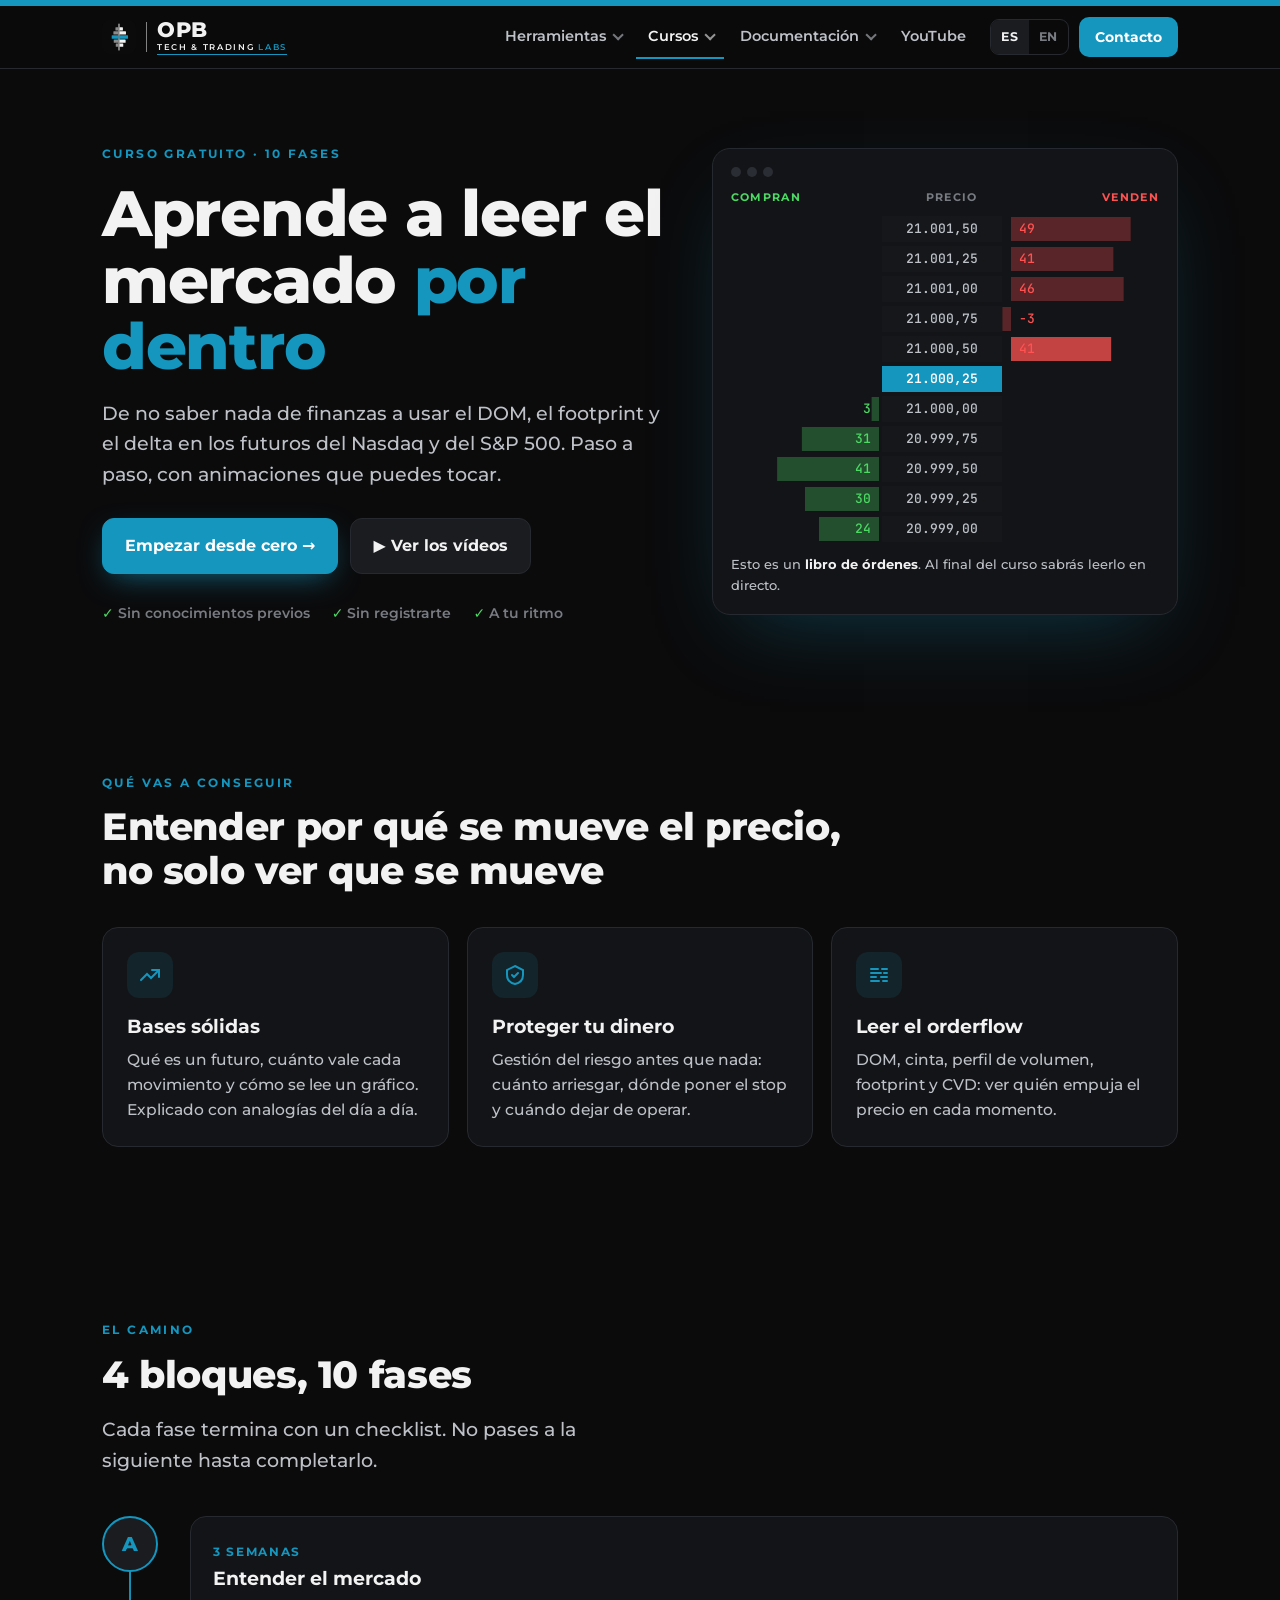
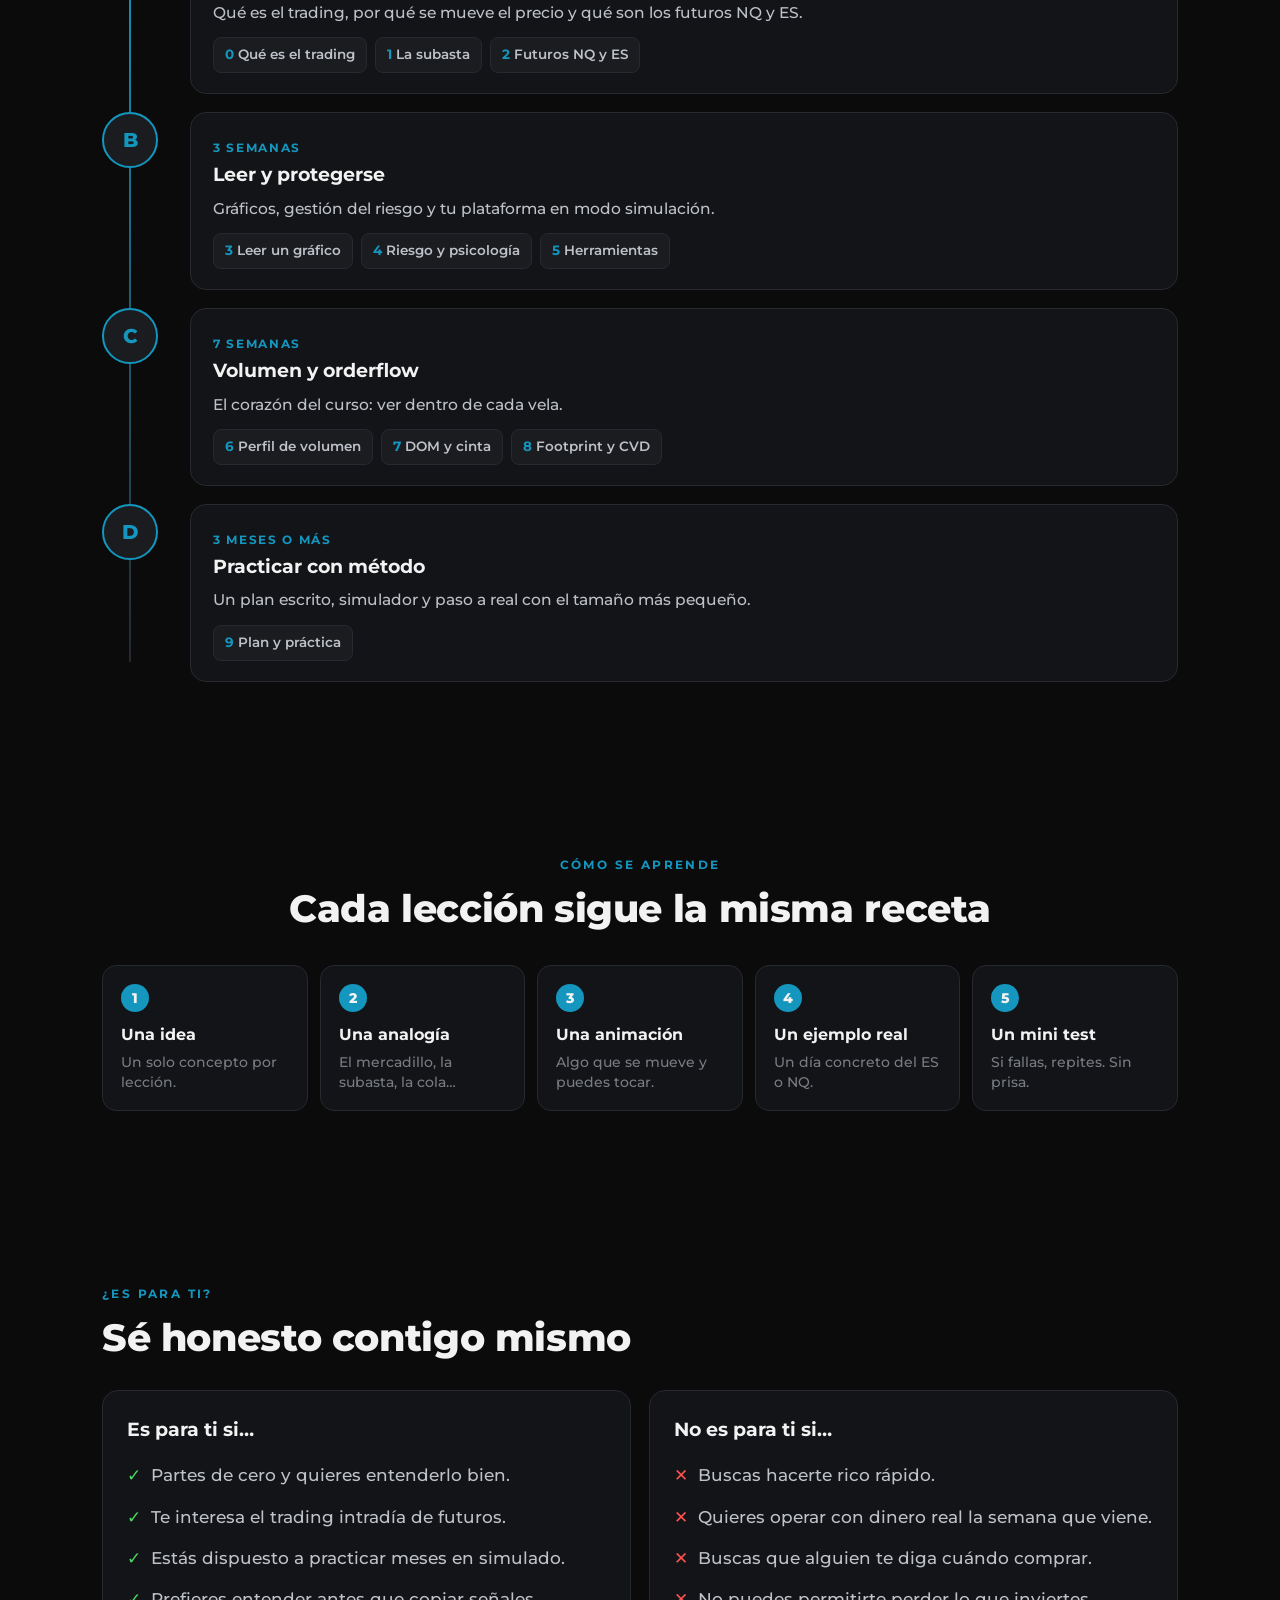
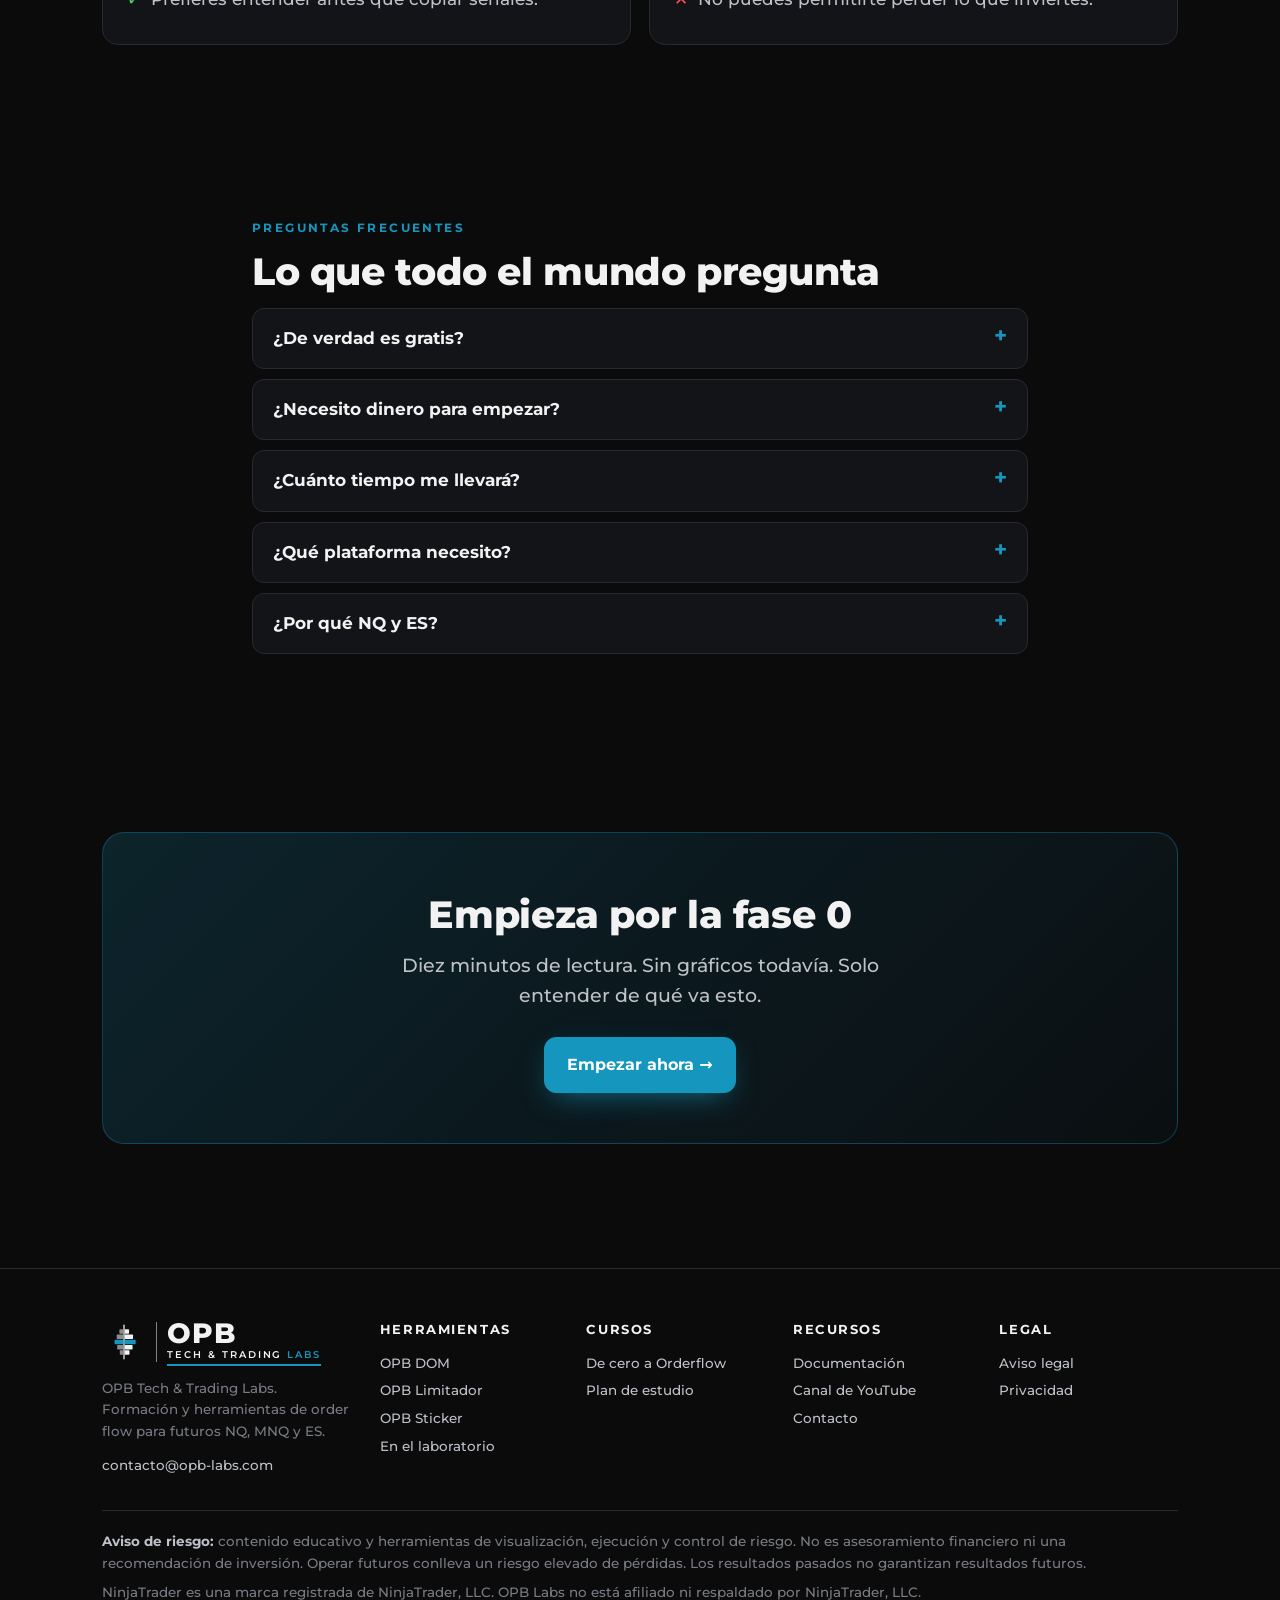
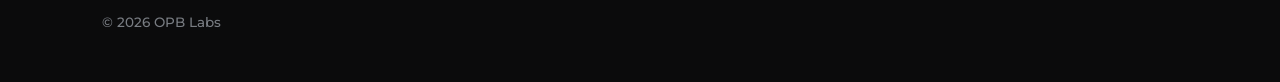
<file: aprende.html>
<!DOCTYPE html>
<html lang="es">
<head>
<meta charset="utf-8">
<meta name="viewport" content="width=device-width,initial-scale=1">
<title>De cero a Orderflow · Curso gratuito · OPB Labs</title>
<meta name="description" content="Curso gratuito para aprender trading de futuros del Nasdaq y S&P 500 desde cero hasta orderflow, con animaciones interactivas.">
<meta property="og:title" content="De cero a Orderflow · Curso gratuito">
<meta property="og:description" content="Aprende a leer el mercado por dentro: de no saber nada a usar DOM, footprint y CVD en los futuros NQ y ES.">
<link rel="alternate" hreflang="es" href="https://opb-labs.com/aprende">
<link rel="alternate" hreflang="en" href="https://opb-labs.com/en/learn">
<link rel="alternate" hreflang="x-default" href="https://opb-labs.com/aprende">
<link rel="icon" href="assets/logo.svg" type="image/svg+xml">
<link rel="stylesheet" href="assets/fonts.css">
<style>
:root{--bg:#0B0B0C;--panel:#131417;--panel2:#1a1c20;--line:#26292f;--acc:#1496BE;--w:#F2F2F2;--t2:#BEC2C8;--t3:#787C82;--g:#4CD964;--r:#FF5252;--y:#FFE14D}
*{box-sizing:border-box}html{scroll-behavior:smooth}
body{margin:0;background:var(--bg);color:var(--w);font-family:Montserrat,system-ui,sans-serif;font-weight:500;line-height:1.6;font-size:17px}
a{color:inherit}
.wrap{max-width:1120px;margin:0 auto;padding:0 22px}
.topbar{height:6px;background:var(--acc)}
nav{position:sticky;top:0;z-index:50;background:rgba(11,11,12,.88);backdrop-filter:blur(10px);border-bottom:1px solid var(--line)}
nav .wrap{display:flex;align-items:center;justify-content:space-between;height:60px}
.brand{display:flex;align-items:center;gap:10px;text-decoration:none;font-weight:800;letter-spacing:.06em}.brand b{color:var(--acc)}
.links a{color:var(--t2);text-decoration:none;font-weight:600;font-size:14px;margin-left:22px}.links a:hover{color:var(--w)}
.btn{display:inline-flex;align-items:center;gap:8px;text-decoration:none;font-weight:700;font-size:16px;padding:14px 22px;border-radius:12px;border:1px solid var(--line);background:var(--panel2);transition:.2s}
.btn:hover{border-color:var(--acc);transform:translateY(-2px)}
.btn.main{background:var(--acc);border-color:var(--acc);color:#fff;box-shadow:0 10px 30px -10px rgba(20,150,190,.7)}
.kicker{display:inline-block;color:var(--acc);font-weight:700;font-size:12px;letter-spacing:.2em;text-transform:uppercase}
h1{font-weight:800;font-size:clamp(36px,6vw,64px);line-height:1.04;letter-spacing:-.02em;margin:14px 0 18px}
h1 em{font-style:normal;color:var(--acc)}
h2{font-weight:800;font-size:clamp(26px,3.6vw,38px);line-height:1.15;letter-spacing:-.01em;margin:10px 0 14px}
.sub{color:var(--t2);font-size:19px;max-width:560px}
section{padding:84px 0}section.wrap{padding:84px 22px}
.hero{display:grid;grid-template-columns:1.1fr .9fr;gap:40px;align-items:center;padding:70px 22px 60px}
@media(max-width:860px){.hero{grid-template-columns:1fr}.links a:not(.yt){display:none}}
.cta{display:flex;gap:12px;flex-wrap:wrap;margin-top:28px}
.trust{display:flex;gap:22px;flex-wrap:wrap;margin-top:28px;color:var(--t3);font-size:14px;font-weight:600}
.trust span:before{content:"✓ ";color:var(--g)}
.screen{background:var(--panel);border:1px solid var(--line);border-radius:18px;padding:18px;box-shadow:0 30px 80px -30px rgba(20,150,190,.35)}
.screen-top{display:flex;gap:6px;margin-bottom:12px}.screen-top i{width:10px;height:10px;border-radius:50%;background:#2a2d33}
.screen-label{display:flex;justify-content:space-between;font-size:11px;letter-spacing:.12em;color:var(--t3);font-weight:700;margin-bottom:8px}
#ladder{width:100%;height:330px;display:block}
.screen-cap{font-size:13px;color:var(--t2);margin-top:10px}.screen-cap b{color:var(--w)}
.grid3{display:grid;grid-template-columns:repeat(3,1fr);gap:18px;margin-top:34px}
@media(max-width:860px){.grid3{grid-template-columns:1fr}}
.card{background:var(--panel);border:1px solid var(--line);border-radius:16px;padding:24px;transition:.2s}
.card:hover{border-color:#34404a}
.ico{width:46px;height:46px;border-radius:12px;background:rgba(20,150,190,.12);display:grid;place-items:center;margin-bottom:14px}
.card h3{margin:0 0 6px;font-size:19px;font-weight:700}.card p{margin:0;color:var(--t2);font-size:15.5px}
.center{text-align:center}.center .sub{margin:0 auto}
.path{position:relative;margin-top:40px;display:grid;gap:18px}
.step{display:grid;grid-template-columns:70px 1fr;gap:18px;align-items:start}
.dot{width:56px;height:56px;border-radius:50%;background:var(--panel2);border:2px solid var(--acc);display:grid;place-items:center;font-weight:800;color:var(--acc);font-size:20px;position:relative;z-index:1}
.path:before{content:"";position:absolute;left:27px;top:20px;bottom:20px;width:2px;background:linear-gradient(var(--acc),#26292f)}
.step .card{padding:20px 22px}
.step .card small{color:var(--acc);font-weight:700;font-size:12px;letter-spacing:.14em}
.phases{display:flex;flex-wrap:wrap;gap:8px;margin-top:12px}
.phases a{text-decoration:none;font-size:13.5px;font-weight:600;color:var(--t2);background:var(--panel2);border:1px solid var(--line);border-radius:8px;padding:6px 11px;transition:.15s}
.phases a:hover{color:var(--w);border-color:var(--acc)}
.phases a b{color:var(--acc);margin-right:4px}
.method{display:grid;grid-template-columns:repeat(5,1fr);gap:12px;margin-top:34px;counter-reset:m}
@media(max-width:860px){.method{grid-template-columns:1fr 1fr}}
.m{background:var(--panel);border:1px solid var(--line);border-radius:14px;padding:18px;counter-increment:m}
.m:before{content:counter(m);display:inline-grid;place-items:center;width:28px;height:28px;border-radius:50%;background:var(--acc);font-weight:800;font-size:14px;margin-bottom:10px}
.m b{display:block;font-size:16px}.m span{color:var(--t3);font-size:14px;line-height:1.45;display:block;margin-top:4px}
.two{display:grid;grid-template-columns:1fr 1fr;gap:18px;margin-top:30px}
@media(max-width:760px){.two{grid-template-columns:1fr}}
.two ul{list-style:none;padding:0;margin:10px 0 0}.two li{padding:7px 0;color:var(--t2);display:flex;gap:10px}
.yes li:before{content:"✓";color:var(--g);font-weight:800}.no li:before{content:"✕";color:var(--r);font-weight:800}
details{background:var(--panel);border:1px solid var(--line);border-radius:12px;padding:16px 20px;margin:10px 0}
details[open]{border-color:#34404a}
summary{cursor:pointer;font-weight:700;list-style:none;display:flex;justify-content:space-between;gap:12px}
summary::-webkit-details-marker{display:none}summary:after{content:"+";color:var(--acc);font-size:22px;line-height:1}
details[open] summary:after{content:"−"}
details p{color:var(--t2);margin:10px 0 0}
.final{background:linear-gradient(135deg,rgba(20,150,190,.18),rgba(20,150,190,.03));border:1px solid rgba(20,150,190,.35);border-radius:22px;padding:50px 30px;text-align:center}
footer{border-top:1px solid var(--line);padding:30px 0 50px;color:var(--t3);font-size:13.5px}
footer a{color:var(--t2)}
.reveal{opacity:0;transform:translateY(16px);transition:opacity .7s,transform .7s}.reveal.in{opacity:1;transform:none}
@media(prefers-reduced-motion:reduce){.reveal{opacity:1;transform:none;transition:none}}
</style>
</head>
<body>
<script src="assets/site.js" data-part="nav"></script>

<header class="wrap hero">
  <div>
    <span class="kicker">Curso gratuito · 10 fases</span>
    <h1>Aprende a leer el mercado <em>por dentro</em></h1>
    <p class="sub">De no saber nada de finanzas a usar el DOM, el footprint y el delta en los futuros del Nasdaq y del S&amp;P 500. Paso a paso, con animaciones que puedes tocar.</p>
    <div class="cta">
      <a class="btn main" href="curso.html#fase-0">Empezar desde cero →</a>
      <a class="btn" href="https://www.youtube.com/@opb_labs" target="_blank" rel="noopener">▶ Ver los vídeos</a>
    </div>
    <div class="trust"><span>Sin conocimientos previos</span><span>Sin registrarte</span><span>A tu ritmo</span></div>
  </div>
  <div class="screen" aria-hidden="true">
    <div class="screen-top"><i></i><i></i><i></i></div>
    <div class="screen-label"><span class="gr" style="color:#4CD964">COMPRAN</span><span>PRECIO</span><span style="color:#FF5252">VENDEN</span></div>
    <canvas id="ladder"></canvas>
    <div class="screen-cap">Esto es un <b>libro de órdenes</b>. Al final del curso sabrás leerlo en directo.</div>
  </div>
</header>

<section class="wrap reveal">
  <span class="kicker">Qué vas a conseguir</span>
  <h2>Entender por qué se mueve el precio,<br>no solo ver que se mueve</h2>
  <div class="grid3">
    <div class="card"><div class="ico"><svg width="24" height="24" viewBox="0 0 24 24" fill="none" stroke="#1496BE" stroke-width="2" stroke-linecap="round"><path d="M3 17l6-6 4 4 8-8"/><path d="M14 7h7v7"/></svg></div><h3>Bases sólidas</h3><p>Qué es un futuro, cuánto vale cada movimiento y cómo se lee un gráfico. Explicado con analogías del día a día.</p></div>
    <div class="card"><div class="ico"><svg width="24" height="24" viewBox="0 0 24 24" fill="none" stroke="#1496BE" stroke-width="2" stroke-linecap="round"><path d="M12 3l8 4v5c0 5-3.5 8-8 9-4.5-1-8-4-8-9V7z"/><path d="M9 12l2 2 4-4"/></svg></div><h3>Proteger tu dinero</h3><p>Gestión del riesgo antes que nada: cuánto arriesgar, dónde poner el stop y cuándo dejar de operar.</p></div>
    <div class="card"><div class="ico"><svg width="24" height="24" viewBox="0 0 24 24" fill="none" stroke="#1496BE" stroke-width="2" stroke-linecap="round"><path d="M4 6h7M4 10h10M4 14h5M4 18h8"/><path d="M15 6h5M17 10h3M14 14h6M16 18h4"/></svg></div><h3>Leer el orderflow</h3><p>DOM, cinta, perfil de volumen, footprint y CVD: ver quién empuja el precio en cada momento.</p></div>
  </div>
</section>

<section class="wrap reveal" id="camino">
  <span class="kicker">El camino</span>
  <h2>4 bloques, 10 fases</h2>
  <p class="sub">Cada fase termina con un checklist. No pases a la siguiente hasta completarlo.</p>
  <div class="path">
    <div class="step"><div class="dot">A</div><div class="card"><small>3 SEMANAS</small><h3>Entender el mercado</h3><p>Qué es el trading, por qué se mueve el precio y qué son los futuros NQ y ES.</p>
      <div class="phases"><a href="curso.html#fase-0"><b>0</b>Qué es el trading</a><a href="curso.html#fase-1"><b>1</b>La subasta</a><a href="curso.html#fase-2"><b>2</b>Futuros NQ y ES</a></div></div></div>
    <div class="step"><div class="dot">B</div><div class="card"><small>3 SEMANAS</small><h3>Leer y protegerse</h3><p>Gráficos, gestión del riesgo y tu plataforma en modo simulación.</p>
      <div class="phases"><a href="curso.html#fase-3"><b>3</b>Leer un gráfico</a><a href="curso.html#fase-4"><b>4</b>Riesgo y psicología</a><a href="curso.html#fase-5"><b>5</b>Herramientas</a></div></div></div>
    <div class="step"><div class="dot">C</div><div class="card"><small>7 SEMANAS</small><h3>Volumen y orderflow</h3><p>El corazón del curso: ver dentro de cada vela.</p>
      <div class="phases"><a href="curso.html#fase-6"><b>6</b>Perfil de volumen</a><a href="curso.html#fase-7"><b>7</b>DOM y cinta</a><a href="curso.html#fase-8"><b>8</b>Footprint y CVD</a></div></div></div>
    <div class="step"><div class="dot">D</div><div class="card"><small>3 MESES O MÁS</small><h3>Practicar con método</h3><p>Un plan escrito, simulador y paso a real con el tamaño más pequeño.</p>
      <div class="phases"><a href="curso.html#fase-9"><b>9</b>Plan y práctica</a></div></div></div>
  </div>
</section>

<section class="wrap reveal center">
  <span class="kicker">Cómo se aprende</span>
  <h2>Cada lección sigue la misma receta</h2>
  <div class="method" style="text-align:left">
    <div class="m"><b>Una idea</b><span>Un solo concepto por lección.</span></div>
    <div class="m"><b>Una analogía</b><span>El mercadillo, la subasta, la cola…</span></div>
    <div class="m"><b>Una animación</b><span>Algo que se mueve y puedes tocar.</span></div>
    <div class="m"><b>Un ejemplo real</b><span>Un día concreto del ES o NQ.</span></div>
    <div class="m"><b>Un mini test</b><span>Si fallas, repites. Sin prisa.</span></div>
  </div>
</section>

<section class="wrap reveal">
  <span class="kicker">¿Es para ti?</span>
  <h2>Sé honesto contigo mismo</h2>
  <div class="two">
    <div class="card yes"><h3>Es para ti si…</h3><ul><li>Partes de cero y quieres entenderlo bien.</li><li>Te interesa el trading intradía de futuros.</li><li>Estás dispuesto a practicar meses en simulado.</li><li>Prefieres entender antes que copiar señales.</li></ul></div>
    <div class="card no"><h3>No es para ti si…</h3><ul><li>Buscas hacerte rico rápido.</li><li>Quieres operar con dinero real la semana que viene.</li><li>Buscas que alguien te diga cuándo comprar.</li><li>No puedes permitirte perder lo que inviertes.</li></ul></div>
  </div>
</section>

<section class="wrap reveal" id="preguntas" style="max-width:820px">
  <span class="kicker">Preguntas frecuentes</span>
  <h2>Lo que todo el mundo pregunta</h2>
  <details><summary>¿De verdad es gratis?</summary><p>Sí. Todo el contenido de esta web es gratuito y no hace falta registrarse. Tu progreso se guarda en tu propio navegador.</p></details>
  <details><summary>¿Necesito dinero para empezar?</summary><p>No. Las primeras fases son teoría y práctica en cuenta de simulación. No se recomienda operar con dinero real hasta la fase 9, y siempre empezando con micros (MES o MNQ).</p></details>
  <details><summary>¿Cuánto tiempo me llevará?</summary><p>Unas 13 semanas de aprendizaje con 5–7 horas a la semana, más varios meses de práctica en simulado. Lo importante es completar cada checklist, no la fecha.</p></details>
  <details><summary>¿Qué plataforma necesito?</summary><p>Cualquiera que muestre DOM y footprint: NinjaTrader 8, Sierra Chart, ATAS o Quantower, entre otras. En la fase 5 se explica cómo montarlo en simulación.</p></details>
  <details><summary>¿Por qué NQ y ES?</summary><p>Son los futuros más negociados sobre índices de EE. UU., con mucha liquidez y versiones micro para empezar con poco riesgo.</p></details>
</section>

<section class="wrap reveal">
  <div class="final">
    <h2>Empieza por la fase 0</h2>
    <p class="sub" style="margin:0 auto 26px">Diez minutos de lectura. Sin gráficos todavía. Solo entender de qué va esto.</p>
    <a class="btn main" href="curso.html#fase-0">Empezar ahora →</a>
  </div>
</section>

<script src="assets/site.js" data-part="footer"></script>

<script>
/* libro de órdenes animado de la portada */
(function(){
  const cv=document.getElementById('ladder');const rows=11;let price=21000,bids=[],asks=[],flash=-1,ft=0,dir=0;
  for(let i=0;i<rows;i++){bids.push(10+Math.random()*40);asks.push(10+Math.random()*40);}
  function draw(){const dpr=Math.min(devicePixelRatio||1,2),w=cv.clientWidth,h=cv.clientHeight;if(cv.width!==w*dpr){cv.width=w*dpr;cv.height=h*dpr;}
    const c=cv.getContext('2d');c.setTransform(dpr,0,0,dpr,0,0);c.clearRect(0,0,w,h);
    const rh=h/rows,mid=Math.floor(rows/2),pw=Math.min(120,w*.3),side=(w-pw)/2-6,mx=60;
    for(let i=0;i<rows;i++){const y=i*rh,p=price+(mid-i)*0.25;
      c.fillStyle=i===mid?'#1496BE':'#15171a';c.fillRect(side+3,y+2,pw,rh-4);
      c.fillStyle=i===mid?'#fff':'#BEC2C8';c.font=(i===mid?'600 ':'500 ')+'13px JetBrains Mono';c.textAlign='center';
      c.fillText(p.toLocaleString('es-ES',{minimumFractionDigits:2}),side+3+pw/2,y+rh/2+4);
      if(i>mid){const bw=side*Math.min(1,bids[i]/mx);c.fillStyle='rgba(76,217,100,'+(i===flash&&dir<0?.75:.3)+')';c.fillRect(side-bw,y+3,bw,rh-6);c.fillStyle='#4CD964';c.textAlign='right';c.fillText(Math.round(bids[i]),side-8,y+rh/2+4);}
      if(i<mid){const aw=side*Math.min(1,asks[i]/mx);c.fillStyle='rgba(255,82,82,'+(i===flash&&dir>0?.75:.3)+')';c.fillRect(w-side,y+3,aw,rh-6);c.fillStyle='#FF5252';c.textAlign='left';c.fillText(Math.round(asks[i]),w-side+8,y+rh/2+4);}
    }c.textAlign='left';}
  function step(){for(let i=0;i<rows;i++){bids[i]=Math.max(3,bids[i]+(Math.random()-.5)*6);asks[i]=Math.max(3,asks[i]+(Math.random()-.5)*6);}
    const mid=Math.floor(rows/2);ft++;
    if(ft%6===0){dir=Math.random()<.5?1:-1;if(dir>0){asks[mid-1]-=18;flash=mid-1;if(asks[mid-1]<4){price+=.25;asks.shift();asks.push(10+Math.random()*40);bids.shift();bids.push(10+Math.random()*40);}}
      else{bids[mid+1]-=18;flash=mid+1;if(bids[mid+1]<4){price-=.25;asks.unshift(10+Math.random()*40);asks.pop();bids.unshift(10+Math.random()*40);bids.pop();}}}
    else flash=-1;draw();}
  const reduce=matchMedia('(prefers-reduced-motion: reduce)').matches;draw();if(!reduce)setInterval(step,260);addEventListener('resize',draw);
})();
/* aparición suave de secciones */
(function(){const els=document.querySelectorAll('.reveal');if(!('IntersectionObserver' in window)){els.forEach(e=>e.classList.add('in'));return;}
  const io=new IntersectionObserver(es=>es.forEach(e=>{if(e.isIntersecting){e.target.classList.add('in');io.unobserve(e.target);}}),{threshold:.12});els.forEach(e=>io.observe(e));})();
</script>
</body>
</html>
</file>
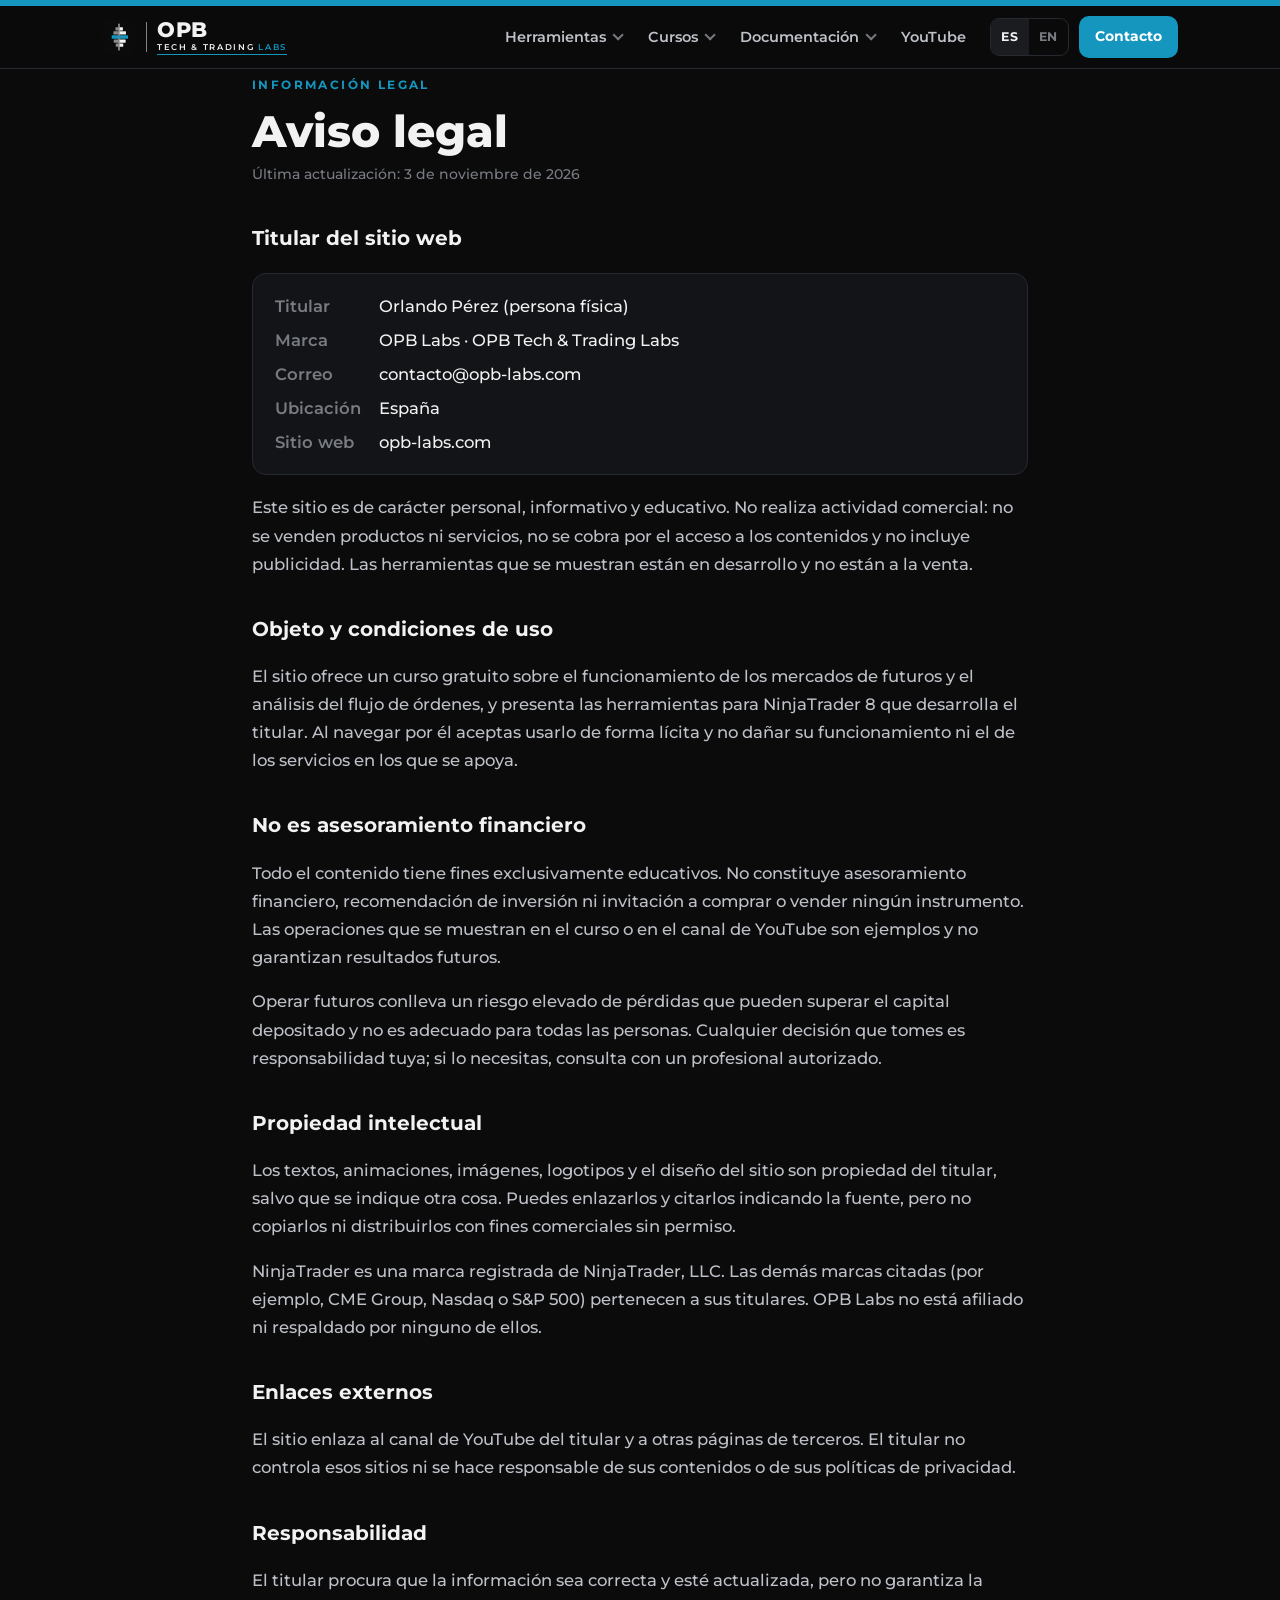
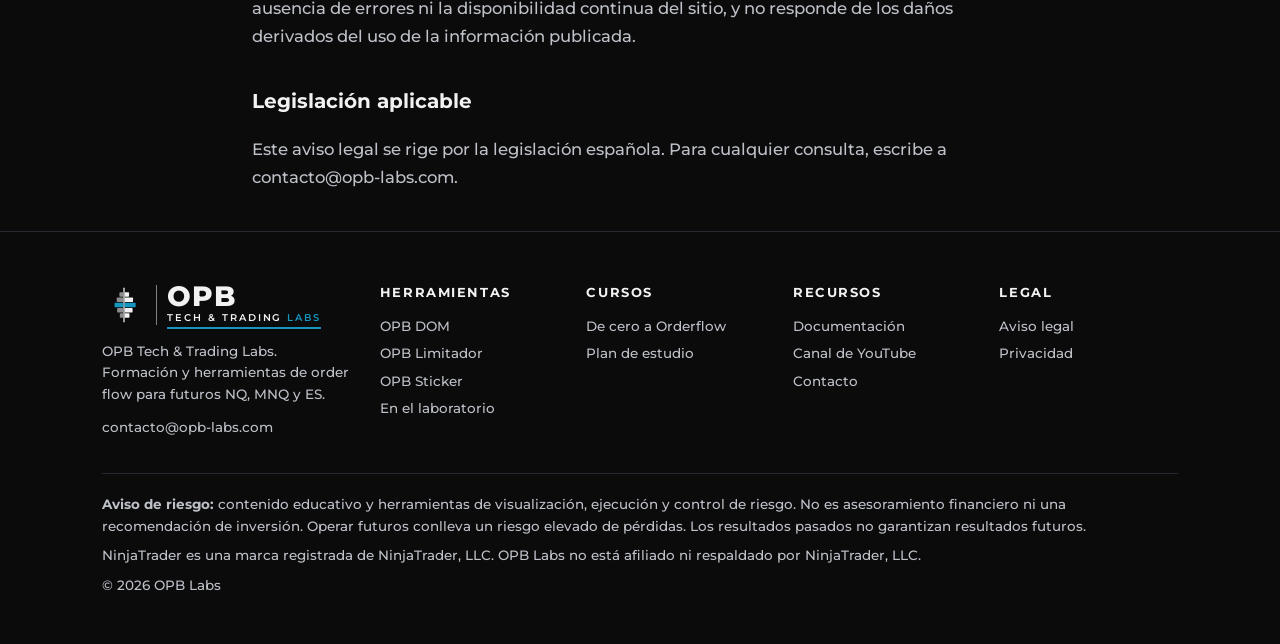
<file: aviso-legal.html>
<!DOCTYPE html>
<html lang="es">
<head>
<meta charset="utf-8">
<meta name="viewport" content="width=device-width,initial-scale=1">
<title>Aviso legal · OPB Labs</title>
<meta name="robots" content="noindex">
<link rel="alternate" hreflang="es" href="https://opb-labs.com/aviso-legal">
<link rel="alternate" hreflang="en" href="https://opb-labs.com/en/legal">
<link rel="alternate" hreflang="x-default" href="https://opb-labs.com/aviso-legal">
<link rel="icon" href="assets/logo.svg" type="image/svg+xml">
<link rel="stylesheet" href="assets/fonts.css">
<style>
:root{--bg:#0B0B0C;--panel:#131417;--line:#26292f;--acc:#1496BE;--w:#F2F2F2;--t2:#BEC2C8;--t3:#787C82}
*{box-sizing:border-box}
body{margin:0;background:var(--bg);color:var(--w);font-family:Montserrat,system-ui,sans-serif;font-weight:500;line-height:1.7;font-size:16.5px}
a{color:var(--acc)}
.wrap{max-width:820px;margin:0 auto;padding:0 22px}
.topbar{height:6px;background:var(--acc)}
nav{border-bottom:1px solid var(--line)}
nav .wrap{max-width:1120px;display:flex;align-items:center;justify-content:space-between;height:60px}
.brand{display:flex;align-items:center;gap:10px;text-decoration:none;font-weight:800;letter-spacing:.06em;color:var(--w)}.brand b{color:var(--acc)}
.links a{color:var(--t2);text-decoration:none;font-weight:600;font-size:14px;margin-left:22px}.links a:hover{color:var(--w)}
main{padding:56px 0 70px}
.kicker{color:var(--acc);font-weight:700;font-size:12px;letter-spacing:.2em;text-transform:uppercase}
h1{font-weight:800;font-size:clamp(30px,4.6vw,44px);line-height:1.1;margin:10px 0 8px}
.upd{color:var(--t3);font-size:14px;margin:0 0 34px}
h2{font-weight:700;font-size:20px;margin:34px 0 10px}
p,li{color:var(--t2)}
ul{padding-left:20px}
.id{background:var(--panel);border:1px solid var(--line);border-radius:14px;padding:18px 22px;margin:18px 0}
.id dl{display:grid;grid-template-columns:max-content 1fr;gap:6px 18px;margin:0}
.id dt{color:var(--t3);font-weight:600}.id dd{margin:0;color:var(--w)}
footer{border-top:1px solid var(--line);padding:26px 0 44px;color:var(--t3);font-size:13.5px}
footer a{color:var(--t2)}
@media(max-width:600px){.links a:not(.keep){display:none}.id dl{grid-template-columns:1fr}.id dt{margin-top:6px}}
</style>
</head>
<body>
<script src="assets/site.js" data-part="nav"></script>
<main class="wrap">
<span class="kicker">Información legal</span>
<h1>Aviso legal</h1>
<p class="upd">Última actualización: 3 de noviembre de 2026</p>

<h2>Titular del sitio web</h2>
<div class="id"><dl>
  <dt>Titular</dt><dd>Orlando Pérez (persona física)</dd>
  <dt>Marca</dt><dd>OPB Labs · OPB Tech &amp; Trading Labs</dd>
  <dt>Correo</dt><dd>contacto@opb-labs.com</dd>
  <dt>Ubicación</dt><dd>España</dd>
  <dt>Sitio web</dt><dd>opb-labs.com</dd>
</dl></div>
<p>Este sitio es de carácter personal, informativo y educativo. No realiza actividad comercial: no se venden productos ni servicios, no se cobra por el acceso a los contenidos y no incluye publicidad. Las herramientas que se muestran están en desarrollo y no están a la venta.</p>

<h2>Objeto y condiciones de uso</h2>
<p>El sitio ofrece un curso gratuito sobre el funcionamiento de los mercados de futuros y el análisis del flujo de órdenes, y presenta las herramientas para NinjaTrader 8 que desarrolla el titular. Al navegar por él aceptas usarlo de forma lícita y no dañar su funcionamiento ni el de los servicios en los que se apoya.</p>

<h2>No es asesoramiento financiero</h2>
<p>Todo el contenido tiene fines exclusivamente educativos. No constituye asesoramiento financiero, recomendación de inversión ni invitación a comprar o vender ningún instrumento. Las operaciones que se muestran en el curso o en el canal de YouTube son ejemplos y no garantizan resultados futuros.</p>
<p>Operar futuros conlleva un riesgo elevado de pérdidas que pueden superar el capital depositado y no es adecuado para todas las personas. Cualquier decisión que tomes es responsabilidad tuya; si lo necesitas, consulta con un profesional autorizado.</p>

<h2>Propiedad intelectual</h2>
<p>Los textos, animaciones, imágenes, logotipos y el diseño del sitio son propiedad del titular, salvo que se indique otra cosa. Puedes enlazarlos y citarlos indicando la fuente, pero no copiarlos ni distribuirlos con fines comerciales sin permiso.</p>
<p>NinjaTrader es una marca registrada de NinjaTrader, LLC. Las demás marcas citadas (por ejemplo, CME Group, Nasdaq o S&amp;P 500) pertenecen a sus titulares. OPB Labs no está afiliado ni respaldado por ninguno de ellos.</p>

<h2>Enlaces externos</h2>
<p>El sitio enlaza al canal de YouTube del titular y a otras páginas de terceros. El titular no controla esos sitios ni se hace responsable de sus contenidos o de sus políticas de privacidad.</p>

<h2>Responsabilidad</h2>
<p>El titular procura que la información sea correcta y esté actualizada, pero no garantiza la ausencia de errores ni la disponibilidad continua del sitio, y no responde de los daños derivados del uso de la información publicada.</p>

<h2>Legislación aplicable</h2>
<p>Este aviso legal se rige por la legislación española. Para cualquier consulta, escribe a contacto@opb-labs.com.</p>
</main>
<script src="assets/site.js" data-part="footer"></script>
</body>
</html>
</file>
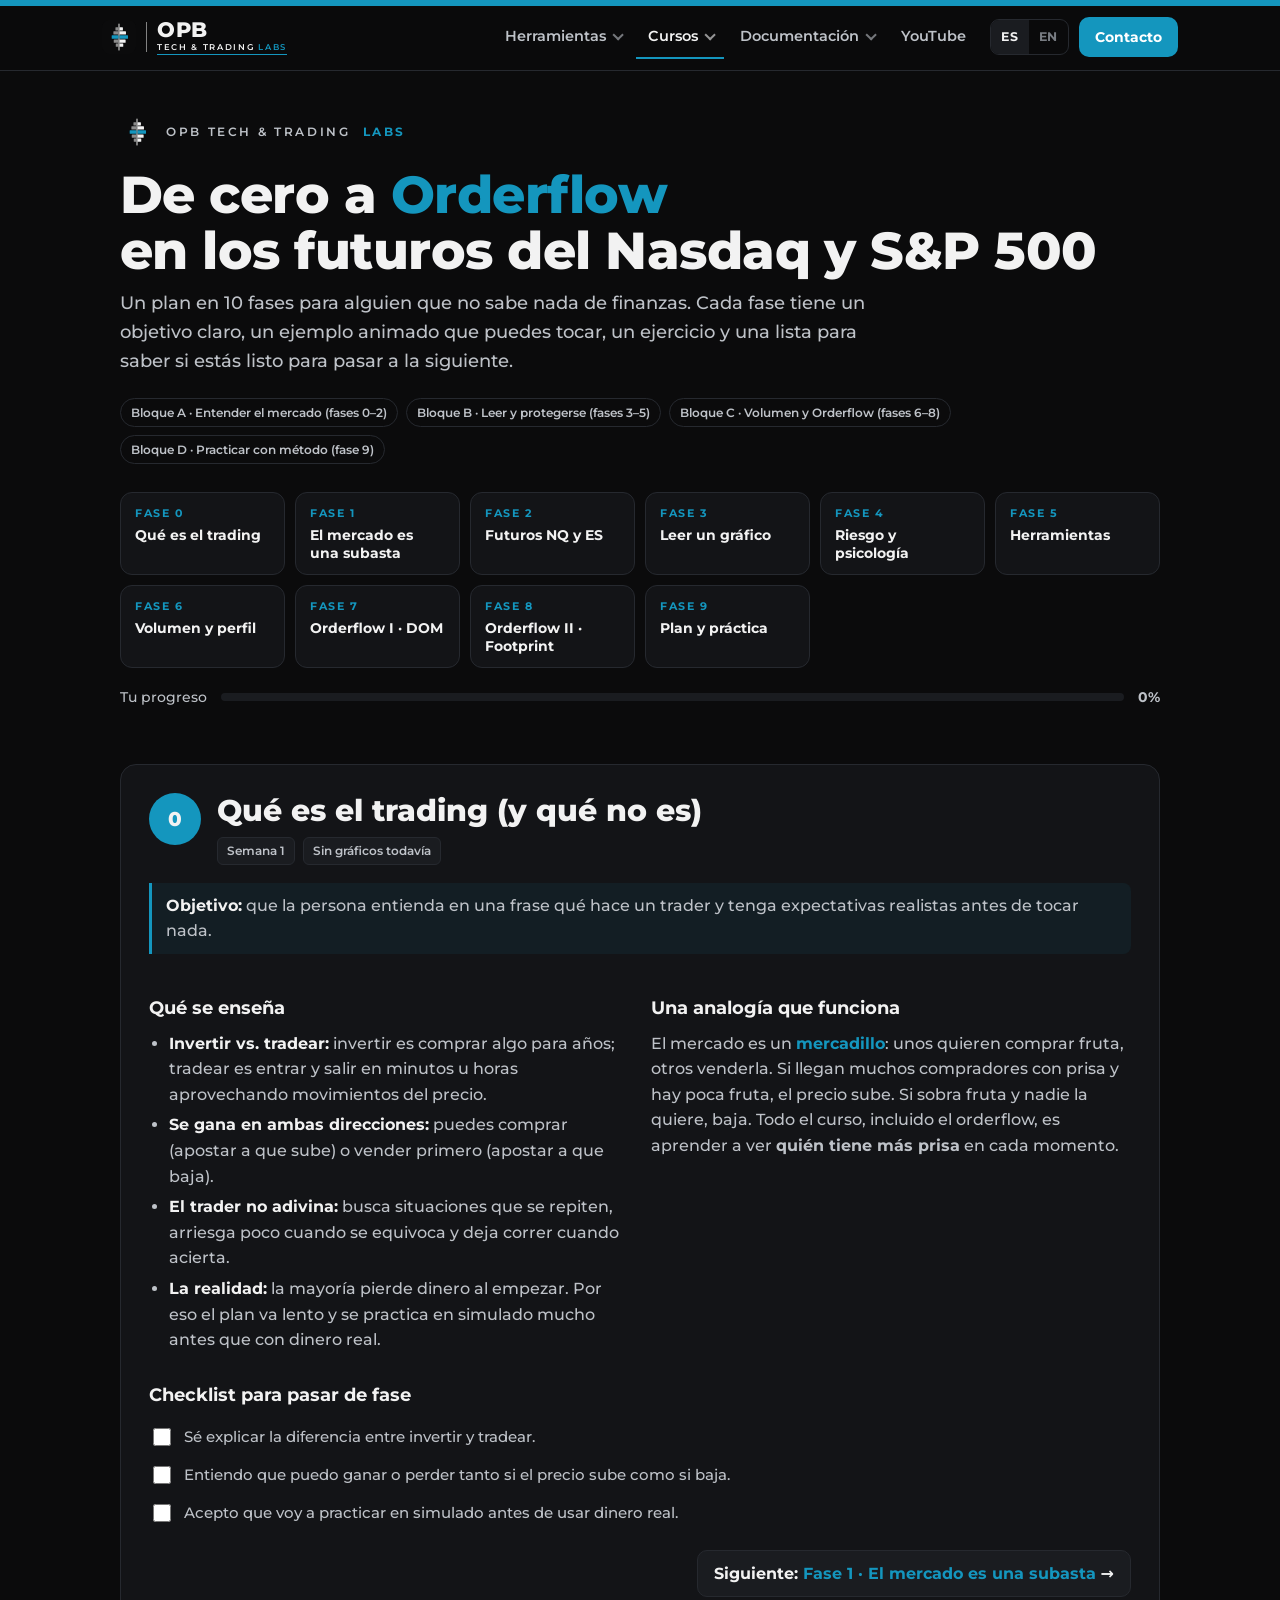
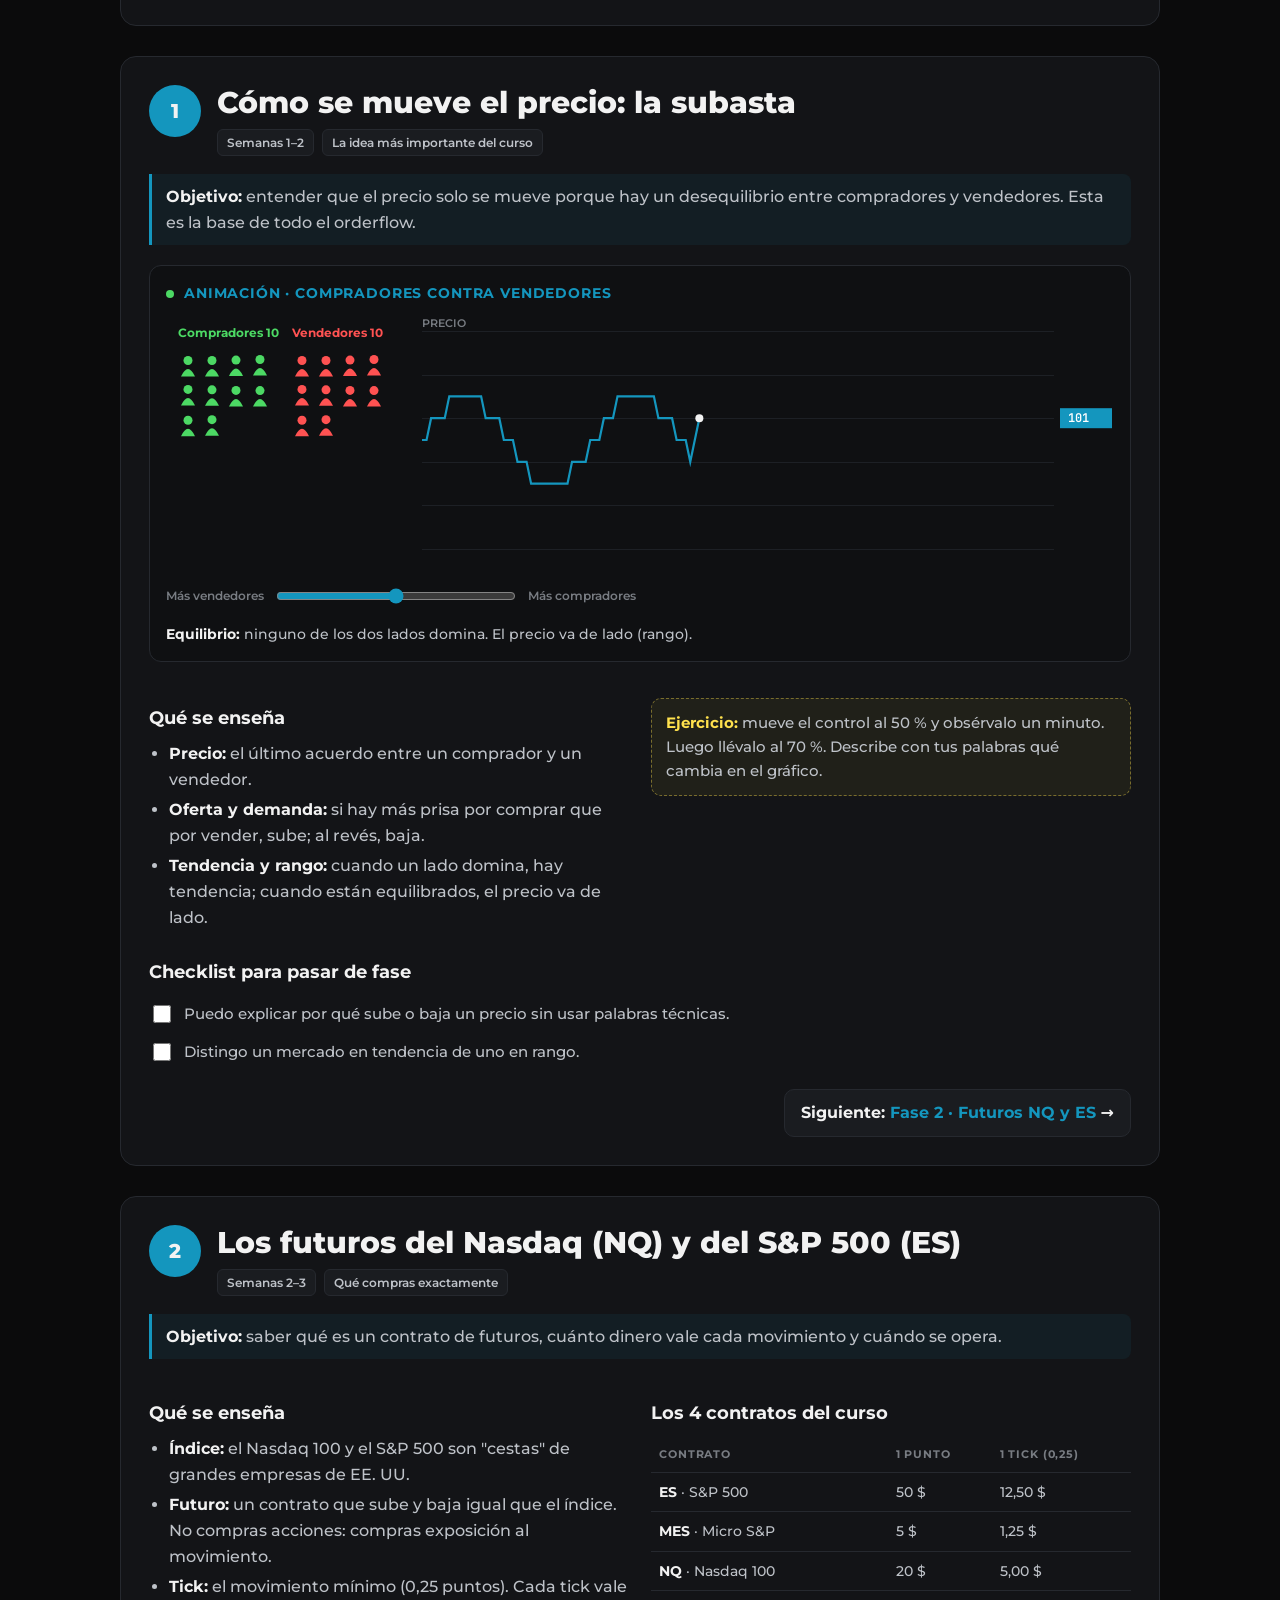
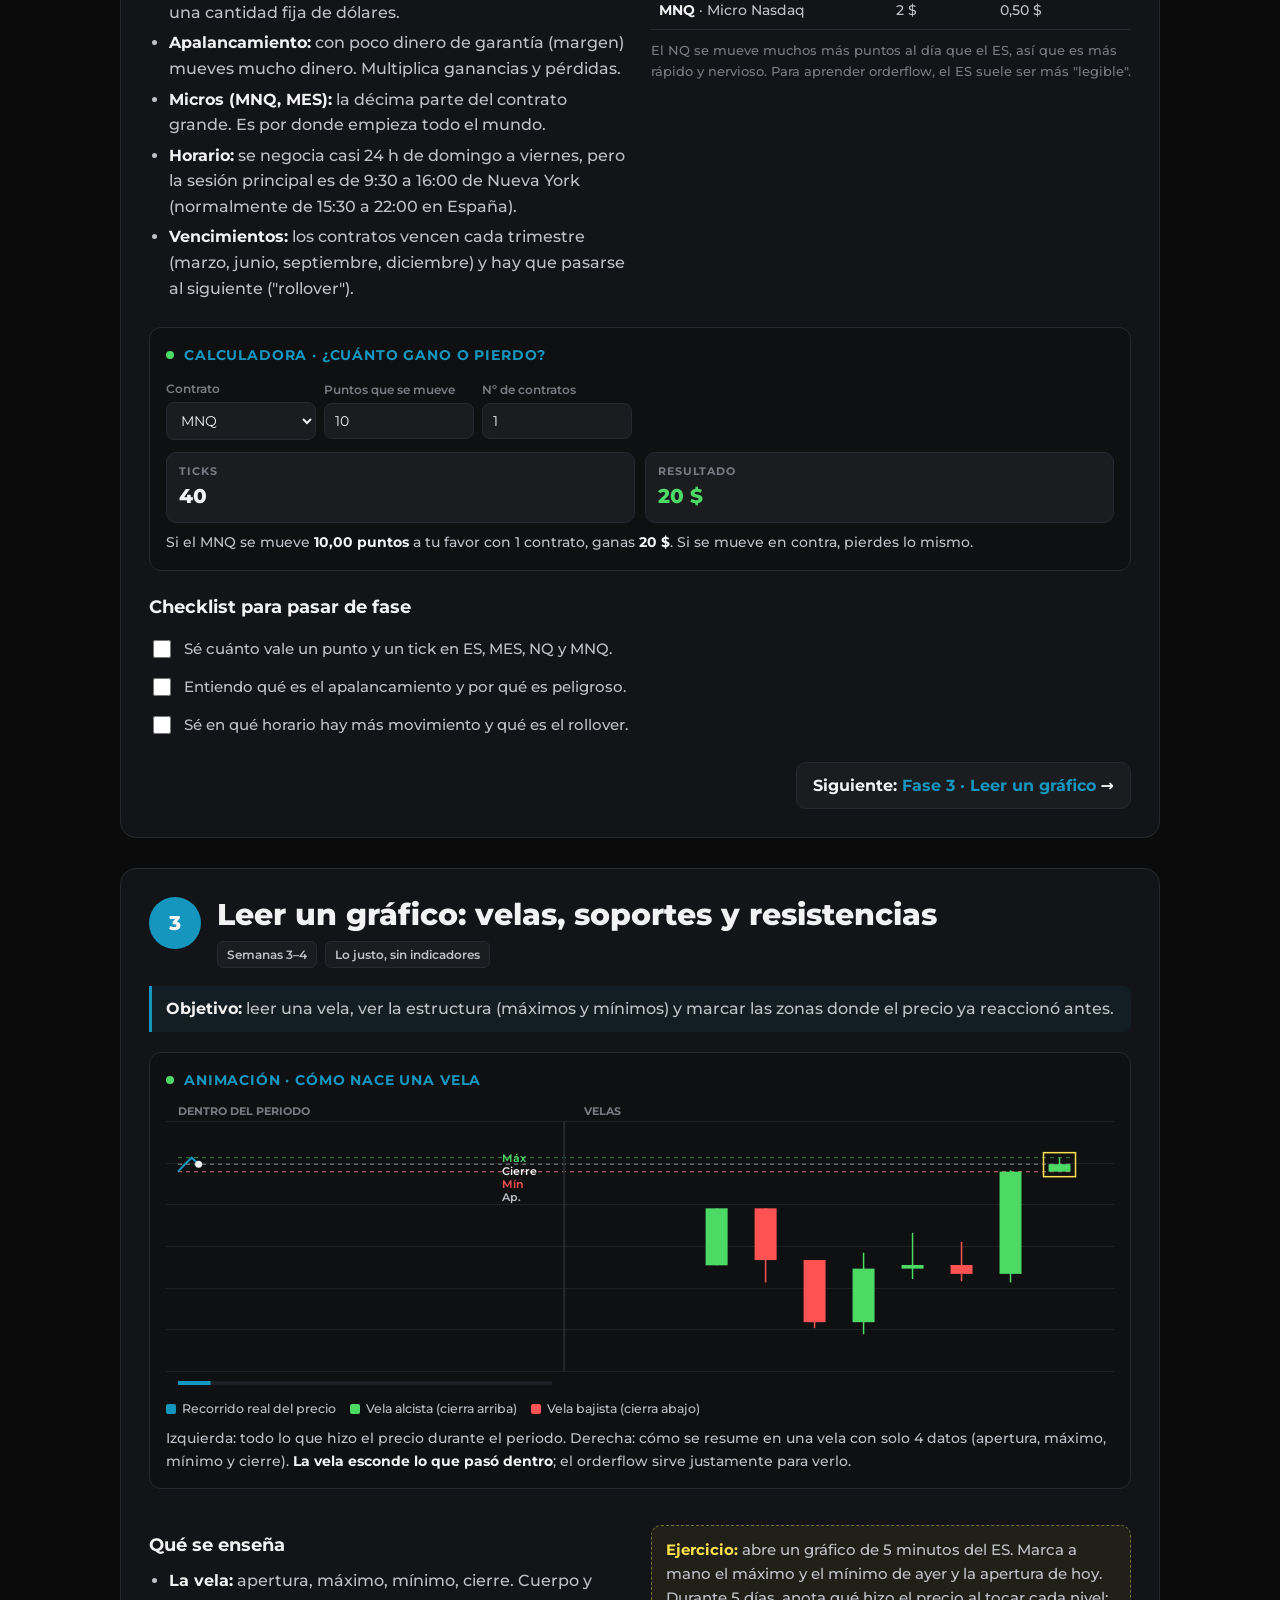
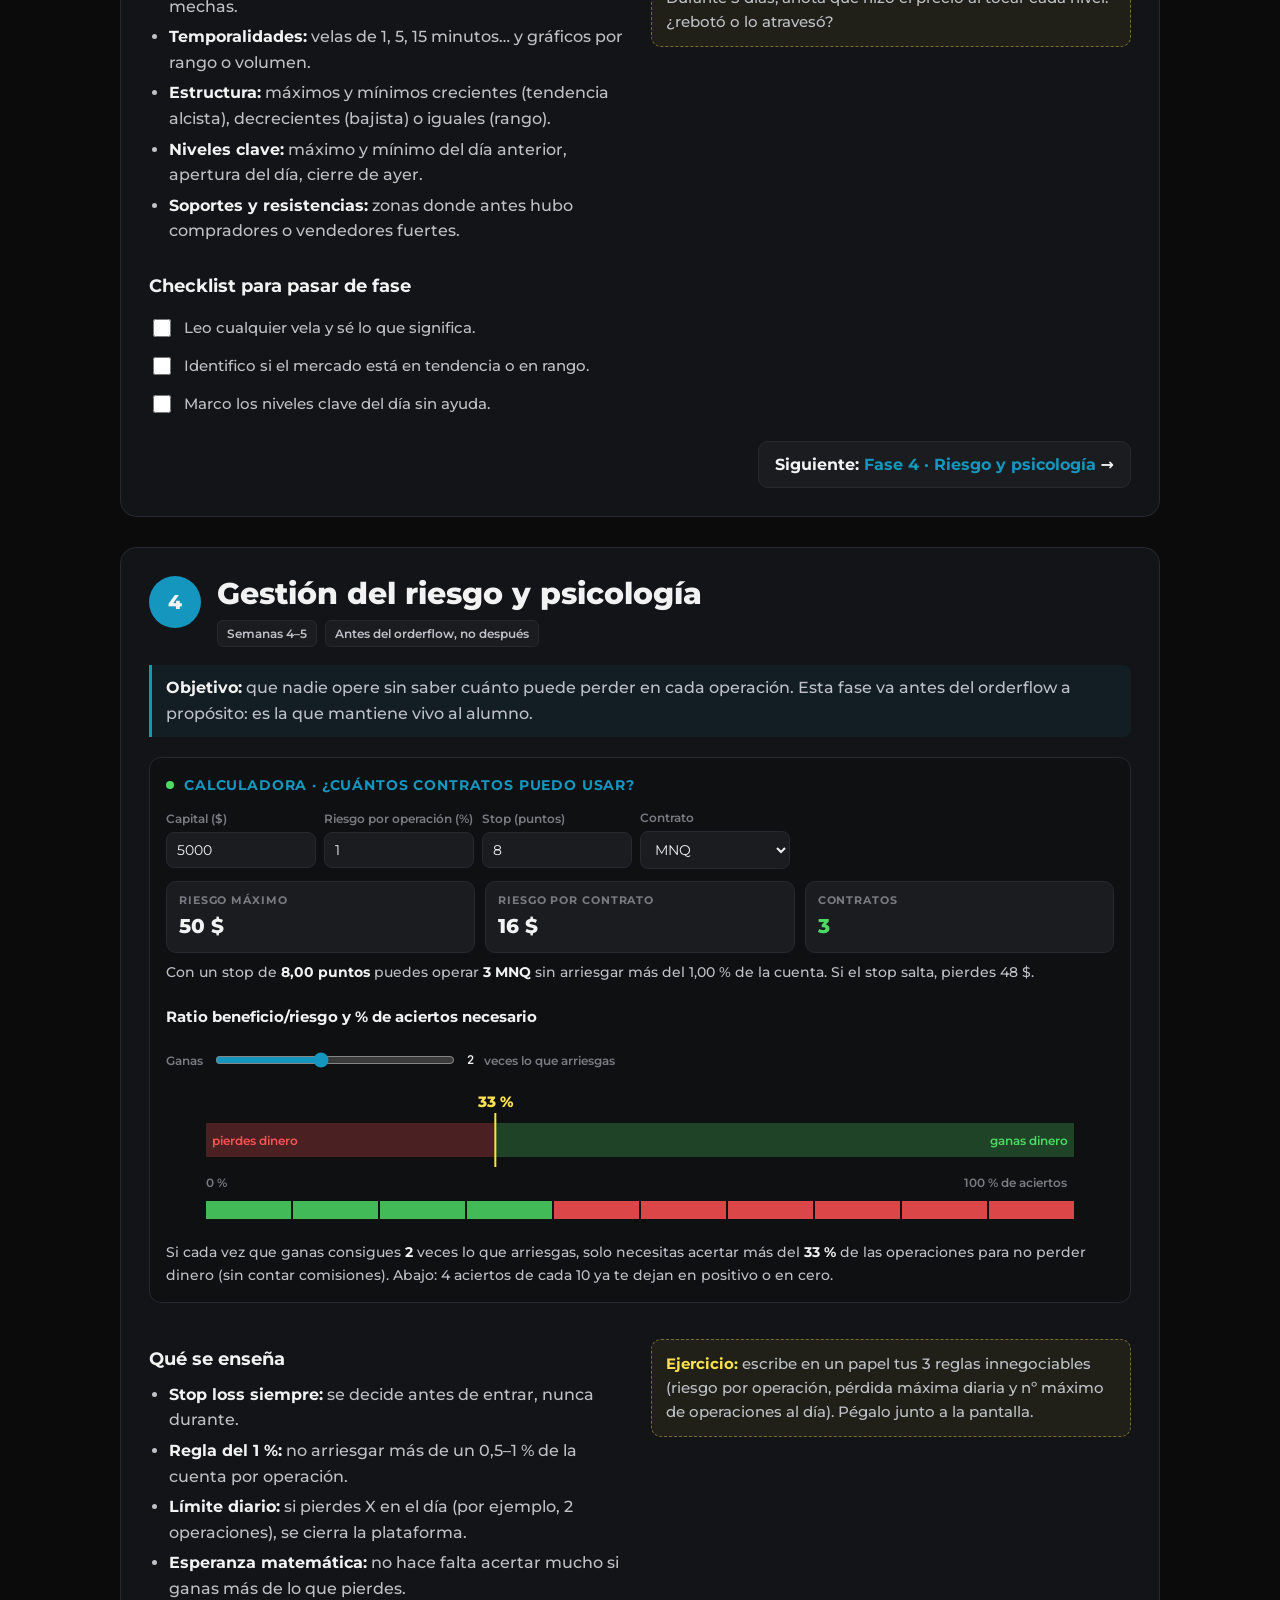
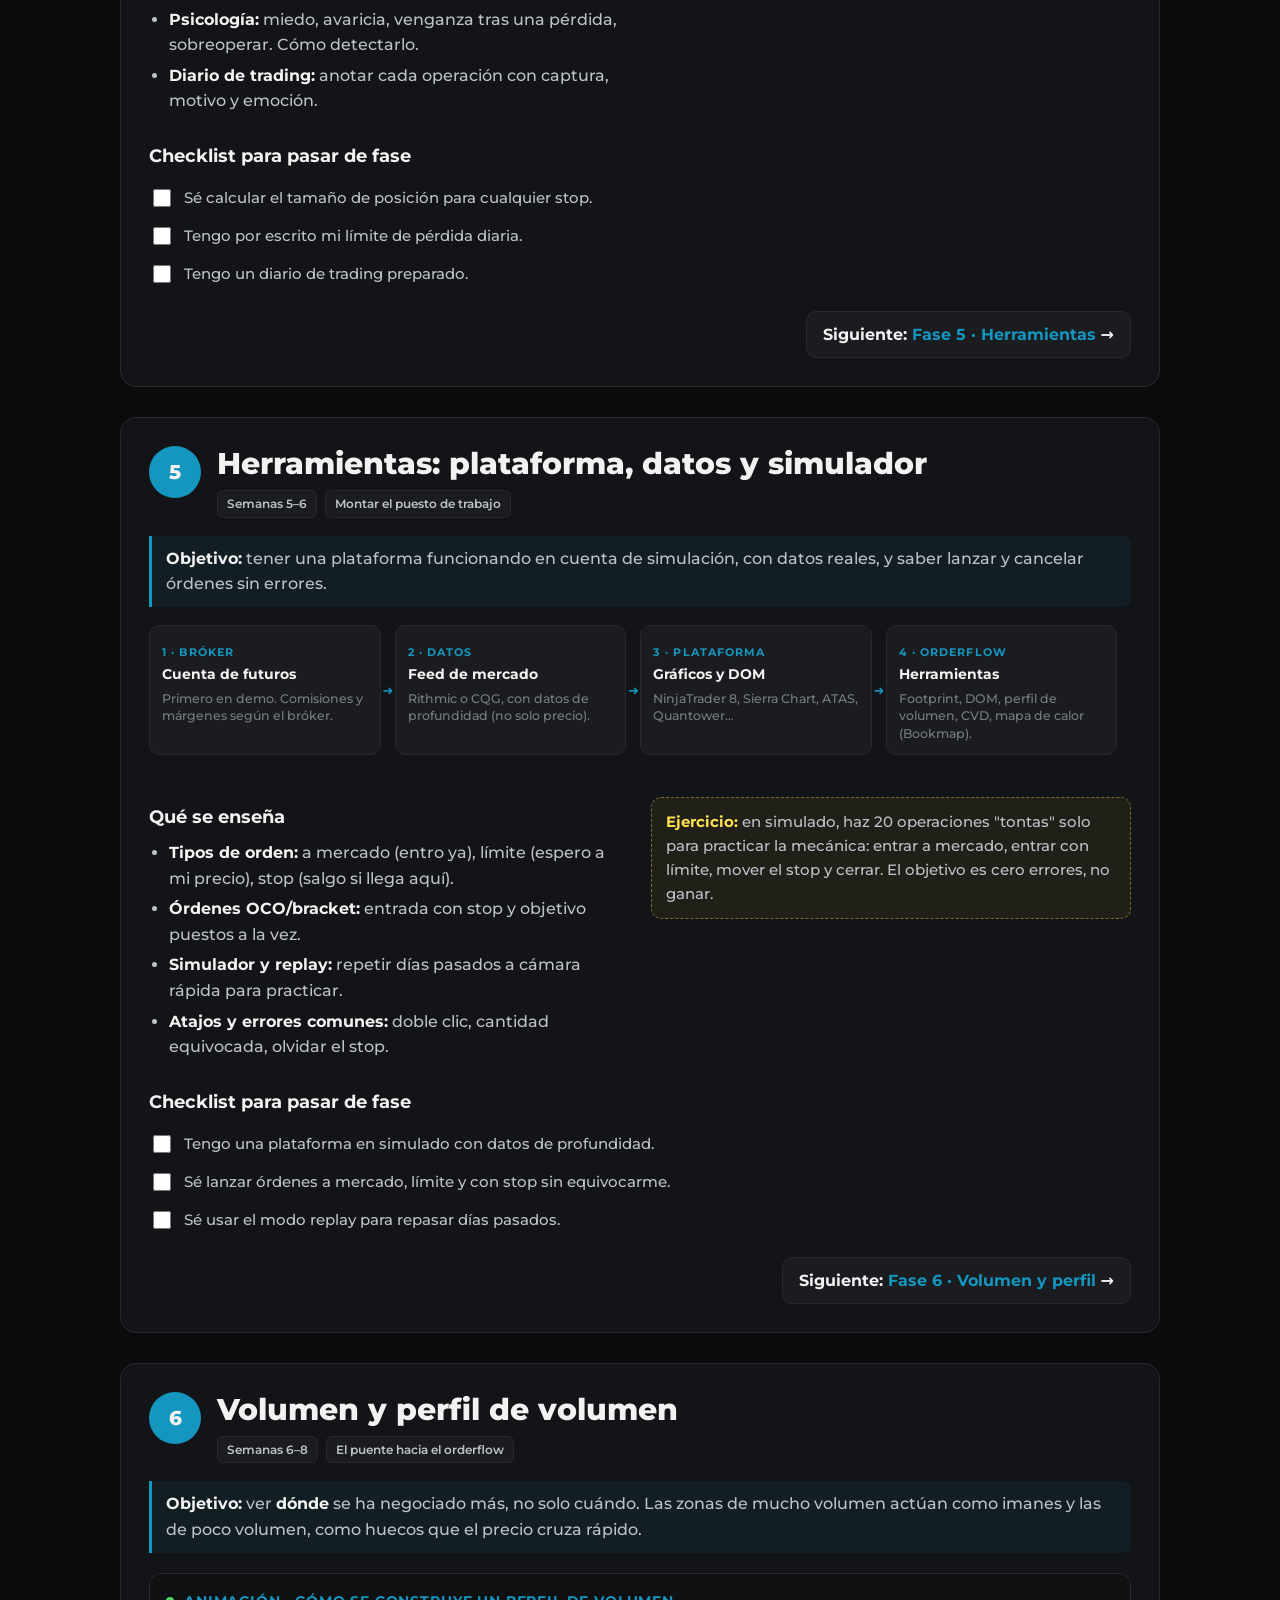
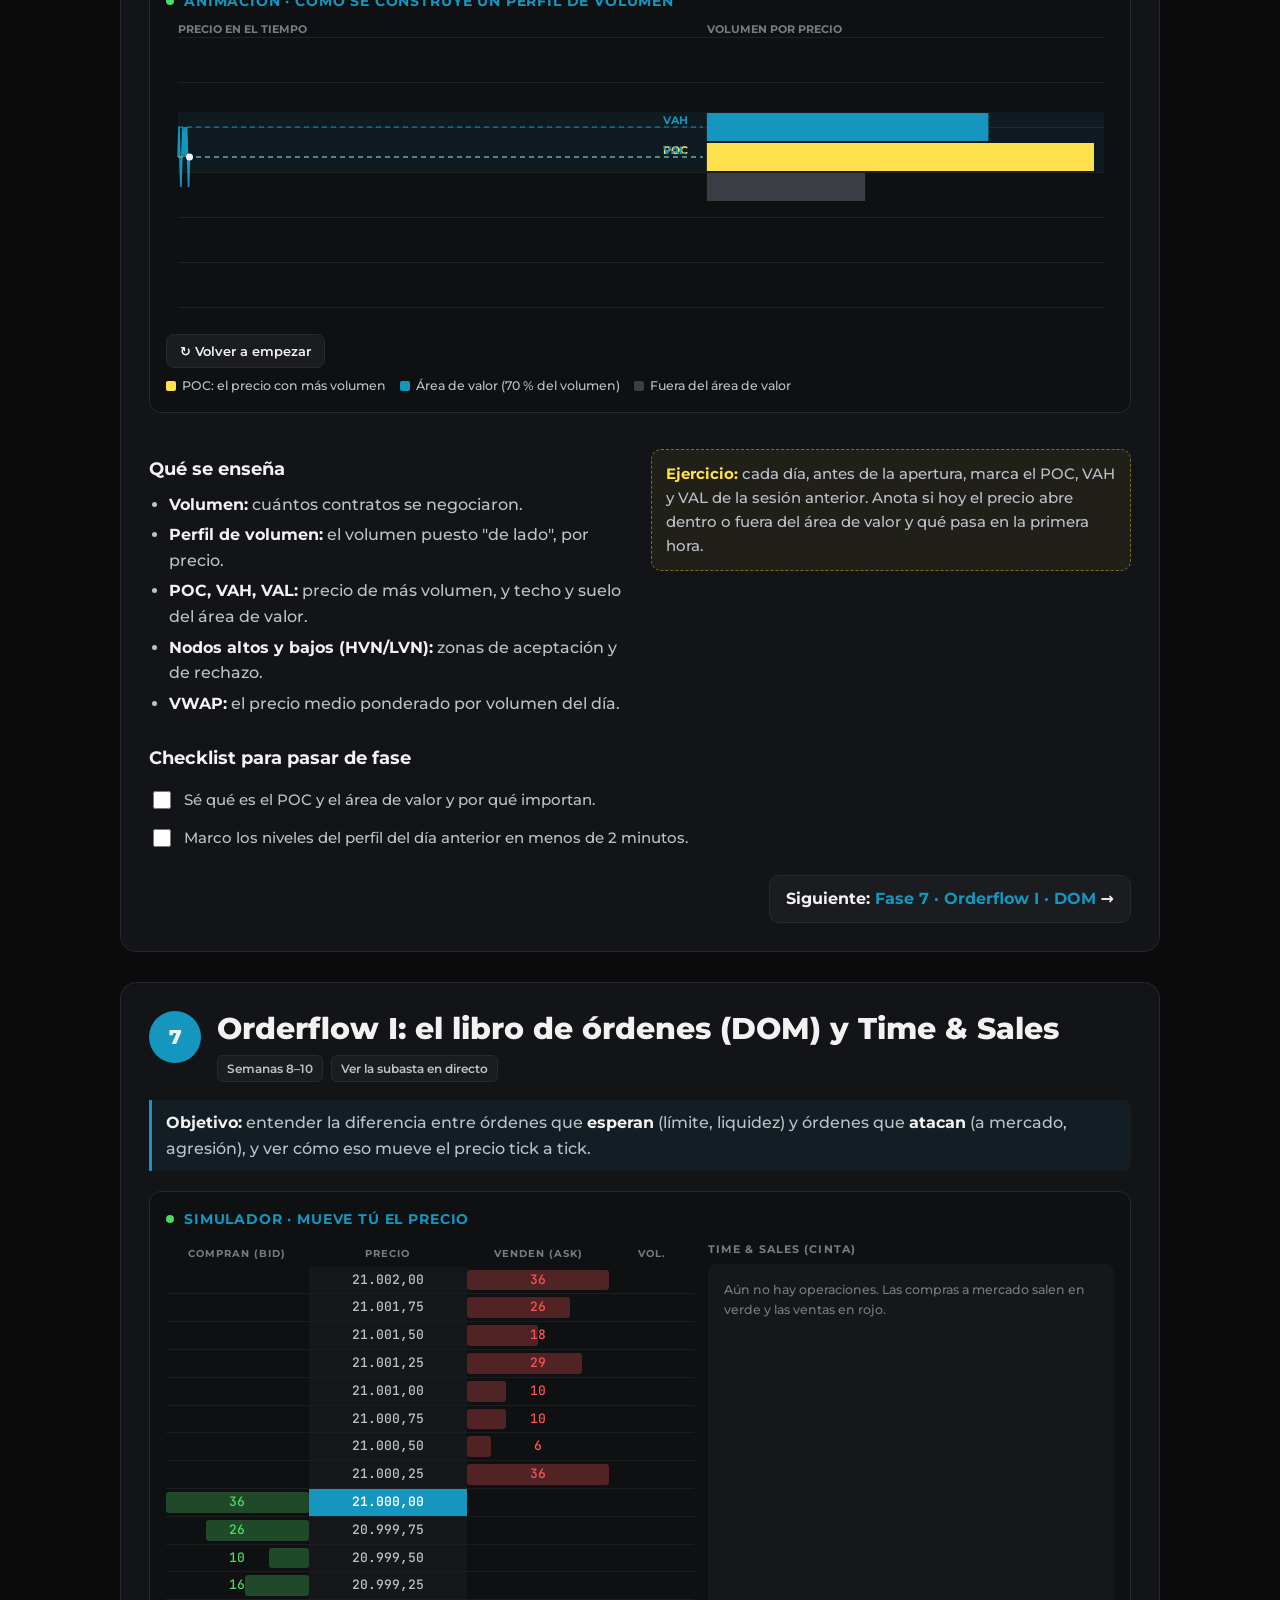
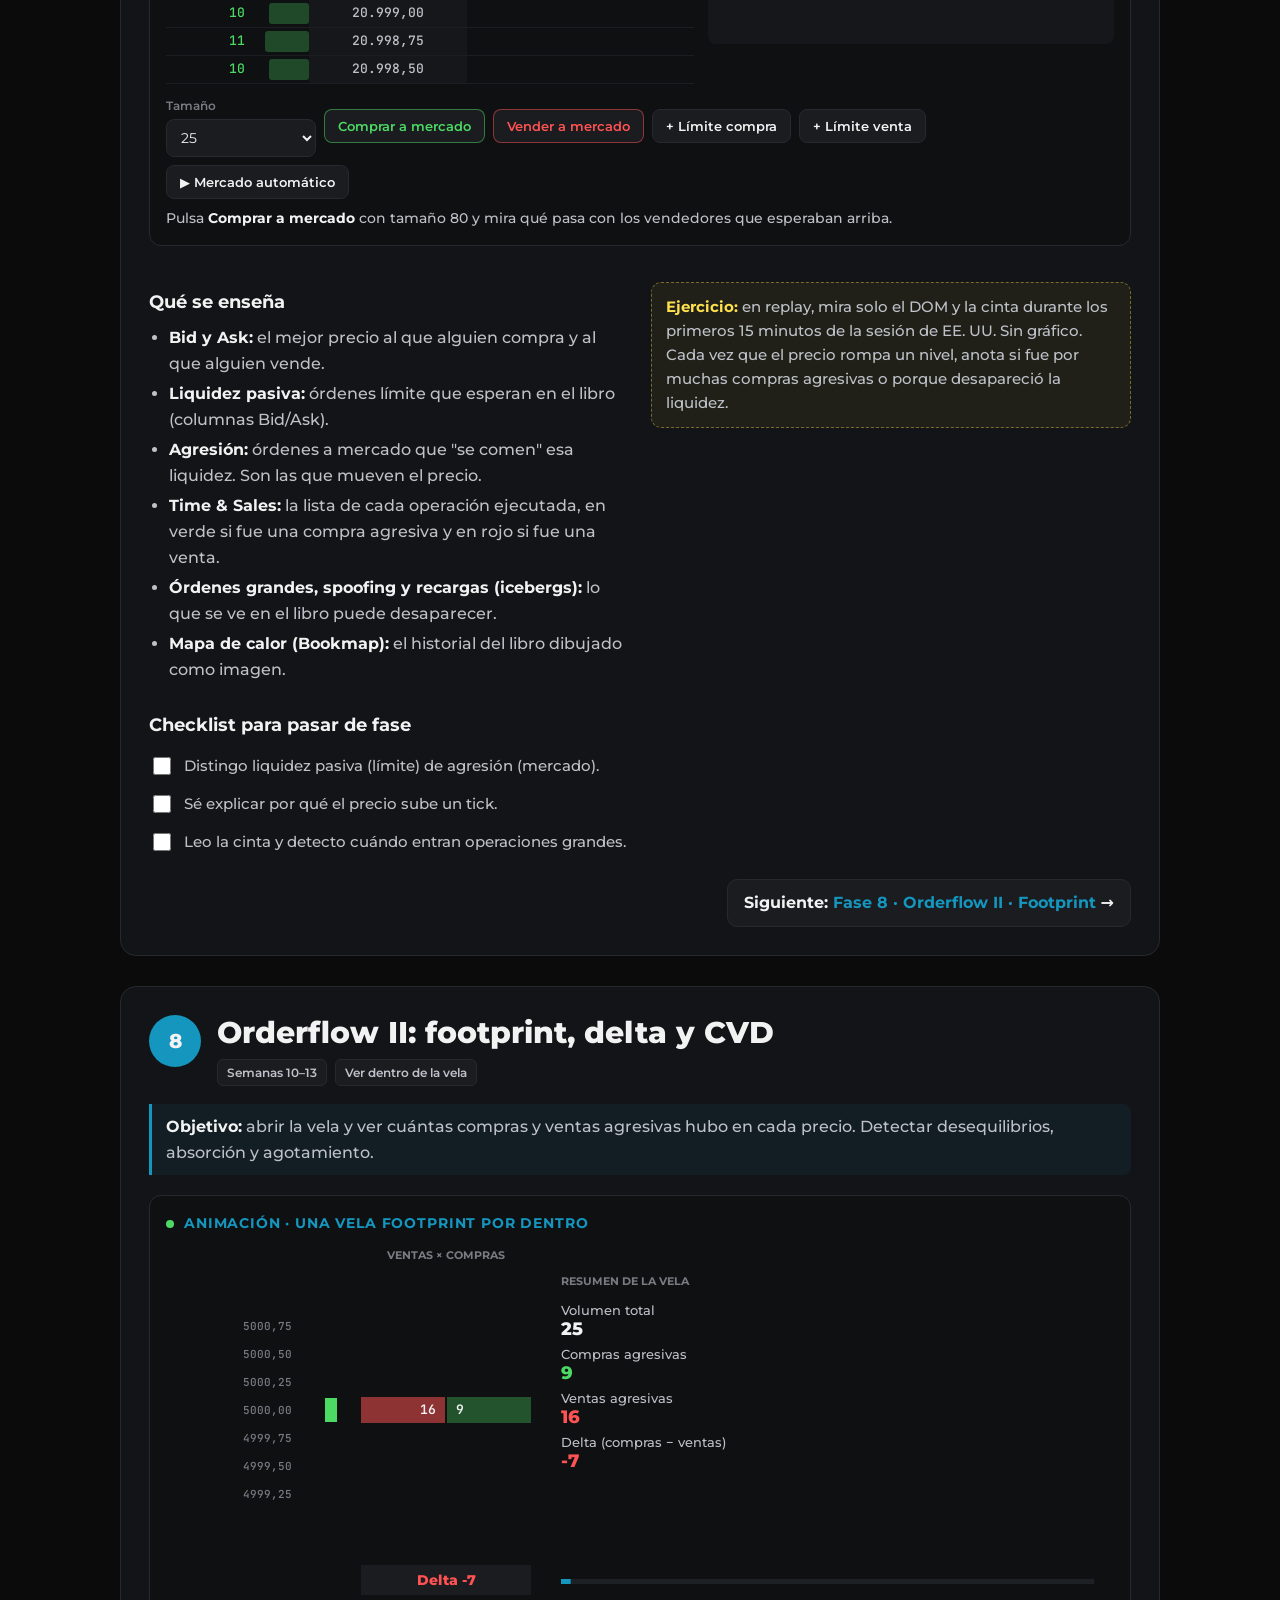
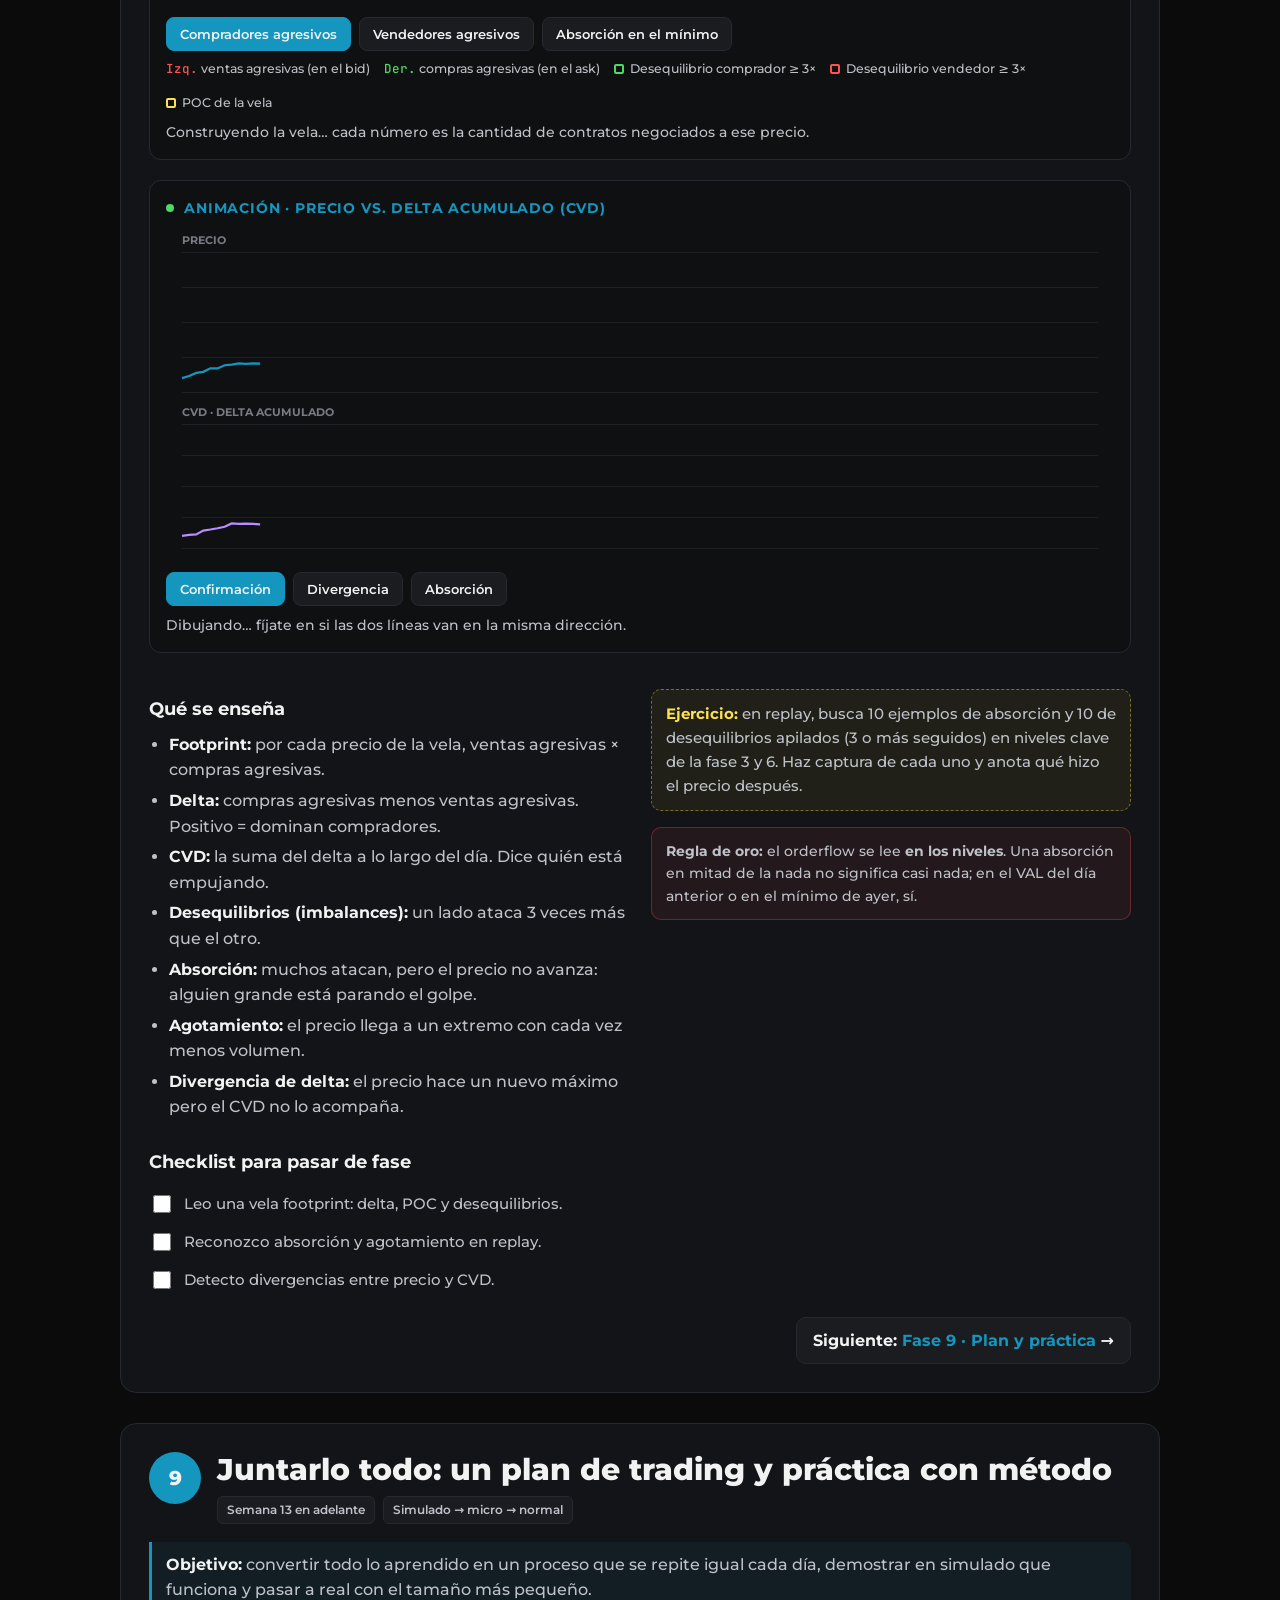
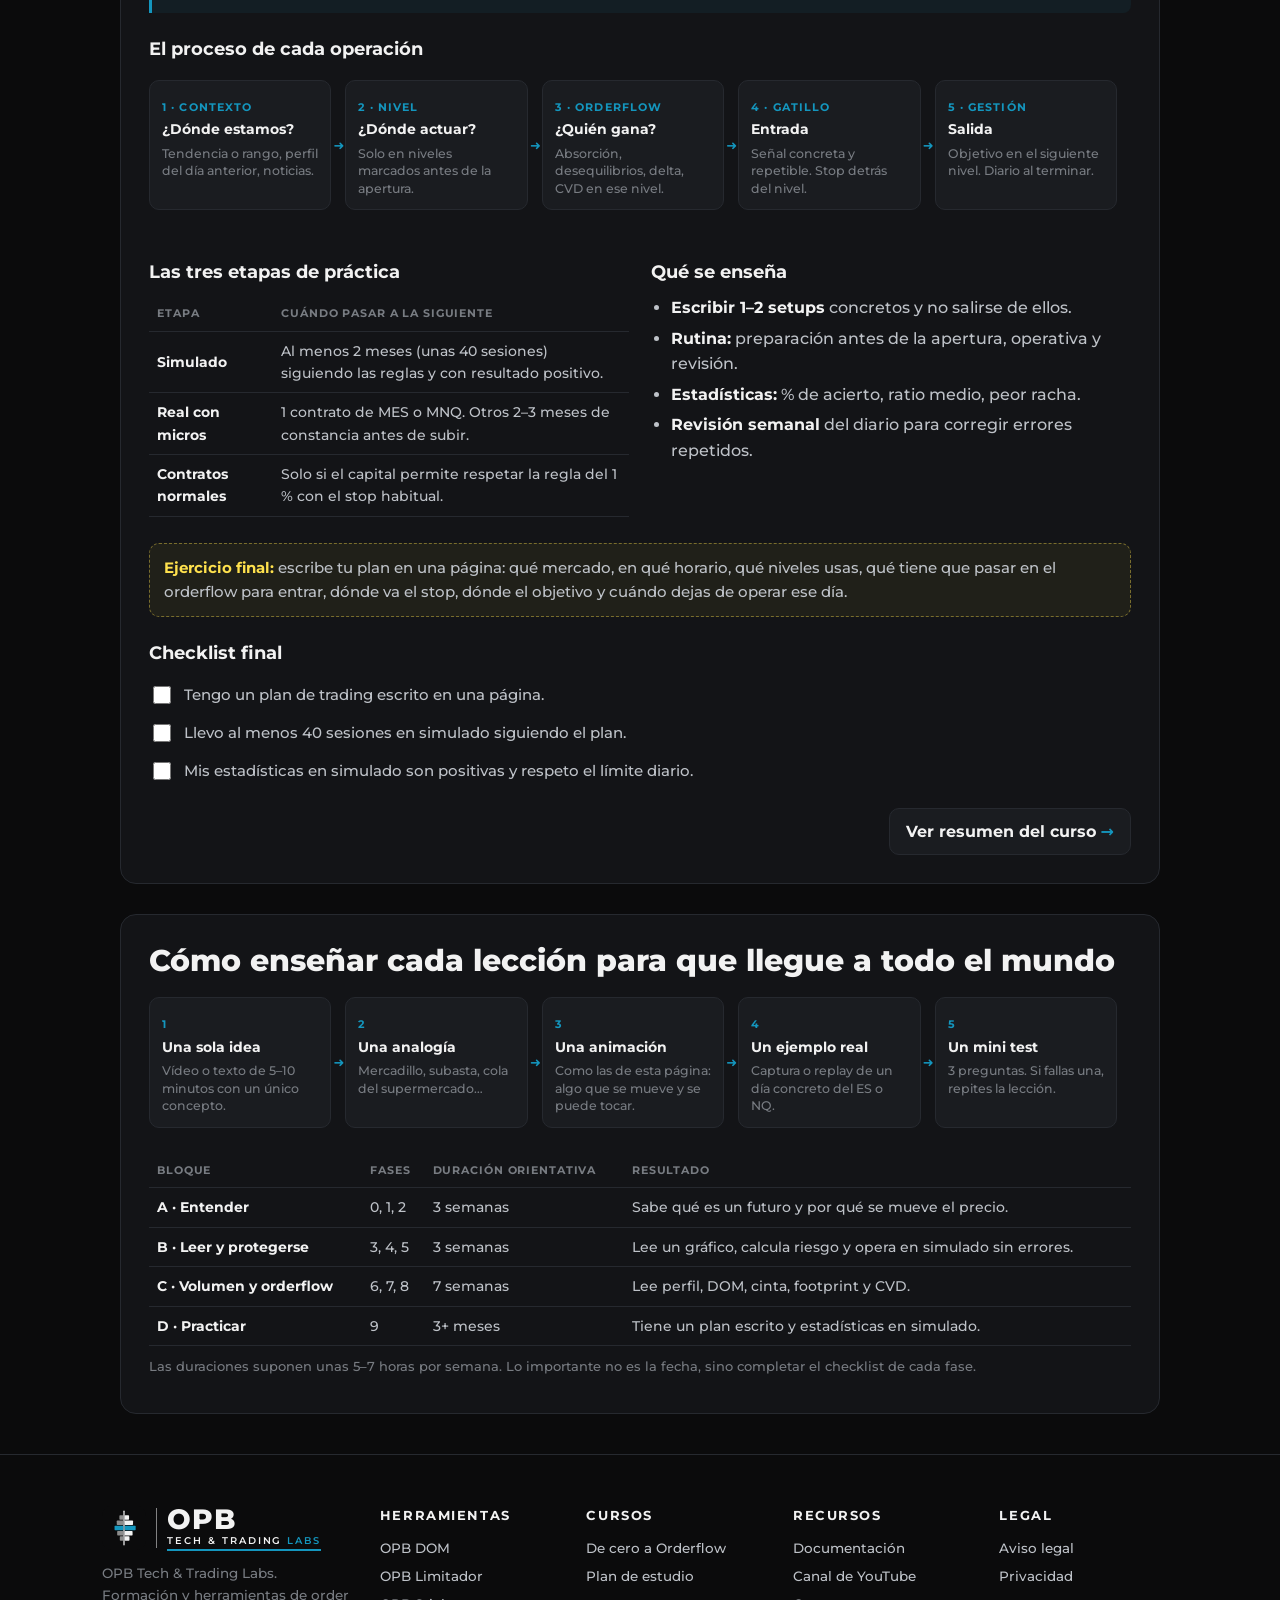
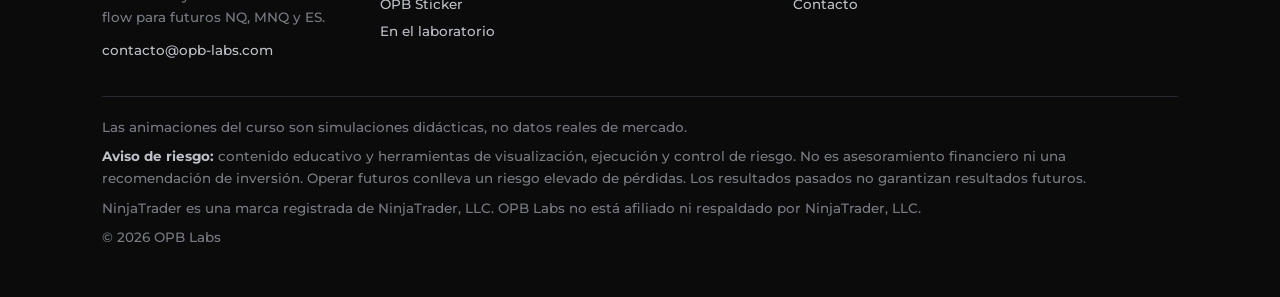
<file: curso.html>
<!DOCTYPE html>
<html lang="es">
<head>
<meta charset="utf-8">
<meta name="viewport" content="width=device-width,initial-scale=1">
<title>De cero a Orderflow · Plan de formación</title>
<link rel="icon" href="assets/logo.svg" type="image/svg+xml">
<meta name="description" content="Curso gratuito para aprender trading de futuros del Nasdaq y S&P 500 desde cero hasta orderflow, con animaciones interactivas.">
<link rel="stylesheet" href="assets/fonts.css">
<style>
:root{--bg:#0B0B0C;--panel:#131417;--panel2:#1a1c20;--line:#26292f;--acc:#1496BE;--w:#F2F2F2;--t2:#BEC2C8;--t3:#787C82;--g:#4CD964;--r:#FF5252;--y:#FFE14D}
*{box-sizing:border-box}
html{scroll-behavior:smooth}
body{margin:0;background:var(--bg);color:var(--w);font-family:Montserrat,system-ui,sans-serif;font-weight:500;line-height:1.6;font-size:16px}
.wrap{max-width:1080px;margin:0 auto;padding:0 20px}
.topbar{height:8px;background:var(--acc)}
header.hero{padding:44px 0 26px}
.brand{display:flex;align-items:center;gap:12px;color:var(--t2);font-size:12px;letter-spacing:.22em;font-weight:600}
.brand b{color:var(--acc)}
h1{font-weight:800;font-size:clamp(30px,5.4vw,52px);line-height:1.08;margin:18px 0 10px;letter-spacing:-.01em}
h1 span{color:var(--acc)}
.lead{color:var(--t2);font-size:18px;max-width:760px;margin:0}
h2{font-weight:800;font-size:clamp(22px,3vw,30px);margin:0;line-height:1.2}
h3{font-weight:700;font-size:18px;margin:22px 0 8px}
p{margin:8px 0}
.t2{color:var(--t2)} .t3{color:var(--t3)} .acc{color:var(--acc)} .gr{color:var(--g)} .rd{color:var(--r)} .yl{color:var(--y)}
.mono{font-family:'JetBrains Mono',ui-monospace,monospace}
/* roadmap */
.roadmap{display:grid;grid-template-columns:repeat(auto-fit,minmax(150px,1fr));gap:10px;margin:28px 0 12px}
.chip{display:block;text-decoration:none;color:var(--w);background:var(--panel);border:1px solid var(--line);border-radius:12px;padding:12px 14px;transition:.2s;position:relative;overflow:hidden}
.chip:hover{border-color:var(--acc);transform:translateY(-2px)}
.chip small{display:block;color:var(--acc);font-weight:700;font-size:11px;letter-spacing:.14em}
.chip strong{display:block;font-size:14px;line-height:1.3;margin-top:3px}
.chip .bar{position:absolute;left:0;bottom:0;height:3px;background:var(--g);width:0;transition:.4s}
.blocks{display:flex;gap:8px;flex-wrap:wrap;margin:6px 0 0}
.block{font-size:12px;font-weight:600;padding:4px 10px;border-radius:99px;border:1px solid var(--line);color:var(--t2)}
.progress{display:flex;align-items:center;gap:14px;margin:18px 0 0;color:var(--t2);font-size:14px}
.progress .track{flex:1;height:8px;background:var(--panel2);border-radius:99px;overflow:hidden}
.progress .fill{height:100%;width:0;background:linear-gradient(90deg,var(--acc),var(--g));transition:.5s}
/* phases */
.phase{background:var(--panel);border:1px solid var(--line);border-radius:16px;padding:28px;margin:30px 0;scroll-margin-top:16px}
.phase-head{display:flex;gap:16px;align-items:flex-start}
.num{flex:none;width:52px;height:52px;border-radius:50%;background:var(--acc);display:grid;place-items:center;font-weight:800;font-size:20px}
.meta{display:flex;gap:8px;flex-wrap:wrap;margin-top:8px}
.tag{font-size:12px;font-weight:600;color:var(--t2);background:var(--panel2);border:1px solid var(--line);border-radius:6px;padding:3px 9px}
.goal{border-left:3px solid var(--acc);background:rgba(20,150,190,.08);padding:10px 14px;border-radius:0 8px 8px 0;margin:18px 0;color:var(--t2)}
.goal b{color:var(--w)}
.cols{display:grid;grid-template-columns:1fr 1fr;gap:22px}
@media(max-width:760px){.cols{grid-template-columns:1fr}.phase{padding:20px}}
ul.list{padding-left:20px;margin:6px 0} ul.list li{margin:5px 0;color:var(--t2)} ul.list li b{color:var(--w)}
.demo{background:#0f1012;border:1px solid var(--line);border-radius:12px;padding:16px;margin:20px 0}
.demo-title{display:flex;align-items:center;gap:10px;font-weight:700;font-size:14px;letter-spacing:.06em;color:var(--acc);text-transform:uppercase;margin-bottom:10px}
.demo-title:before{content:"";width:8px;height:8px;border-radius:50%;background:var(--g);box-shadow:0 0 0 0 rgba(76,217,100,.6);animation:pulse 1.6s infinite}
@keyframes pulse{70%{box-shadow:0 0 0 8px rgba(76,217,100,0)}100%{box-shadow:0 0 0 0 rgba(76,217,100,0)}}
canvas{width:100%;display:block;border-radius:8px}
.controls{display:flex;flex-wrap:wrap;gap:8px;align-items:center;margin:12px 0 4px}
button,select,input{font-family:inherit}
.btn{background:var(--panel2);color:var(--w);border:1px solid var(--line);border-radius:8px;padding:8px 13px;font-weight:600;font-size:13px;cursor:pointer;transition:.15s}
.btn:hover{border-color:var(--acc)}
.btn.on{background:var(--acc);border-color:var(--acc)}
.btn.buy{border-color:rgba(76,217,100,.5);color:var(--g)} .btn.buy:hover{background:rgba(76,217,100,.12)}
.btn.sell{border-color:rgba(255,82,82,.5);color:var(--r)} .btn.sell:hover{background:rgba(255,82,82,.12)}
.field{display:flex;flex-direction:column;gap:4px;font-size:12px;color:var(--t3);font-weight:600}
.field input,.field select{background:var(--panel2);color:var(--w);border:1px solid var(--line);border-radius:8px;padding:8px 10px;font-size:14px;width:150px}
input[type=range]{accent-color:var(--acc);width:240px}
.explain{color:var(--t2);font-size:14px;min-height:22px;margin-top:8px}
.explain b{color:var(--w)}
.result{display:grid;grid-template-columns:repeat(auto-fit,minmax(160px,1fr));gap:10px;margin-top:12px}
.stat{background:var(--panel2);border:1px solid var(--line);border-radius:10px;padding:10px 12px}
.stat small{display:block;color:var(--t3);font-size:11px;font-weight:700;letter-spacing:.08em;text-transform:uppercase}
.stat span{font-size:20px;font-weight:800}
table.tb{width:100%;border-collapse:collapse;font-size:14px;margin:10px 0}
table.tb th{text-align:left;color:var(--t3);font-size:11px;letter-spacing:.08em;text-transform:uppercase;font-weight:700;padding:8px;border-bottom:1px solid var(--line)}
table.tb td{padding:8px;border-bottom:1px solid var(--line);color:var(--t2)}
table.tb td b{color:var(--w)}
.check{list-style:none;padding:0;margin:8px 0}
.check li{display:flex;gap:10px;align-items:flex-start;padding:7px 0;color:var(--t2);font-size:15px;cursor:pointer}
.check input{width:18px;height:18px;accent-color:var(--g);margin-top:3px;flex:none;cursor:pointer}
.check li.done{color:var(--t3);text-decoration:line-through}
.exercise{align-self:start;background:rgba(255,225,77,.06);border:1px dashed rgba(255,225,77,.4);border-radius:10px;padding:12px 14px;margin:16px 0;color:var(--t2);font-size:15px}
.exercise b{color:var(--y)}
/* DOM */
.domwrap{display:grid;grid-template-columns:minmax(300px,1.3fr) 1fr;gap:14px}
@media(max-width:760px){.domwrap{grid-template-columns:1fr}}
table.dom{width:100%;border-collapse:collapse;font-family:'JetBrains Mono',monospace;font-size:13px}
table.dom th{font-family:Montserrat;font-size:10px;letter-spacing:.1em;color:var(--t3);padding:5px;text-transform:uppercase}
table.dom td{padding:3px 8px;height:24px;text-align:center;border-bottom:1px solid #1b1d21;position:relative}
table.dom td.px{color:var(--t2);background:#15171a;width:30%}
table.dom tr.last td.px{background:var(--acc);color:#fff;font-weight:700}
table.dom td.bid,table.dom td.ask{width:27%}
table.dom td.bid .b,table.dom td.ask .b{position:absolute;top:3px;bottom:3px;opacity:.28;border-radius:3px}
table.dom td.bid .b{right:0;background:var(--g)} table.dom td.ask .b{left:0;background:var(--r)}
table.dom td span{position:relative}
table.dom td.vol{color:var(--t3);width:16%;font-size:12px}
.flash{animation:flash .6s}
@keyframes flash{0%{background:rgba(255,225,77,.45)}100%{background:transparent}}
.tns{background:#15171a;border-radius:8px;padding:8px;font-family:'JetBrains Mono',monospace;font-size:12.5px;height:380px;overflow:hidden}
.tns .row{display:grid;grid-template-columns:1.2fr 1fr .6fr;padding:3px 6px;border-radius:4px;animation:slide .35s}
.tns .row.b{color:var(--g)} .tns .row.s{color:var(--r)} .tns .row.big{background:rgba(255,225,77,.12);font-weight:700}
@keyframes slide{from{opacity:0;transform:translateY(-6px)}to{opacity:1;transform:none}}
.flow{display:flex;flex-wrap:wrap;gap:0;align-items:stretch;margin:16px 0}
.flow .st{flex:1;min-width:150px;background:var(--panel2);border:1px solid var(--line);padding:12px;border-radius:10px;position:relative;margin:0 14px 10px 0}
.flow .st:not(:last-child):after{content:"➜";position:absolute;right:-14px;top:50%;transform:translateY(-50%);color:var(--acc);font-size:13px}
.flow .st small{color:var(--acc);font-weight:700;font-size:11px;letter-spacing:.1em}
.flow .st b{display:block;font-size:14px}
.flow .st span{display:block;color:var(--t3);font-size:12.5px;margin-top:4px;line-height:1.4}
.legend{display:flex;flex-wrap:wrap;gap:14px;font-size:12.5px;color:var(--t2);margin-top:8px}
.legend i{display:inline-block;width:10px;height:10px;border-radius:2px;margin-right:6px;vertical-align:-1px}
footer{border-top:1px solid var(--line);margin-top:40px;padding:26px 0 50px;color:var(--t3);font-size:13px}
.warn{background:rgba(255,82,82,.07);border:1px solid rgba(255,82,82,.3);border-radius:10px;padding:12px 14px;color:var(--t2);font-size:14px;margin:16px 0}
.site-nav{position:sticky;top:0;z-index:50;background:rgba(11,11,12,.88);backdrop-filter:blur(10px);border-bottom:1px solid var(--line)}
.site-nav .wrap{display:flex;align-items:center;justify-content:space-between;height:56px}
.sn-brand{display:flex;align-items:center;gap:10px;color:var(--w);text-decoration:none;font-weight:800;letter-spacing:.06em}.sn-brand b{color:var(--acc)}
.sn-links a{color:var(--t2);text-decoration:none;font-weight:600;font-size:14px;margin-left:20px}.sn-links a:hover,.sn-links a.act{color:var(--w)}
.sn-prog{height:2px;background:transparent}.sn-prog div{height:100%;width:0;background:var(--acc)}
.next{display:flex;justify-content:flex-end;margin-top:18px}.next a{color:var(--w);text-decoration:none;font-weight:700;background:var(--panel2);border:1px solid var(--line);border-radius:10px;padding:10px 16px;transition:.2s}.next a:hover{border-color:var(--acc);transform:translateX(3px)}.next a span{color:var(--acc)}
.phase{scroll-margin-top:72px}
</style>
</head>
<body>
<script src="assets/site.js" data-part="nav" data-progress></script>
<div class="wrap">

<header class="hero">
  <div class="brand">
    <svg width="34" height="34" viewBox="0 0 100 100"><line x1="50" y1="12" x2="50" y2="88" stroke="#E6E6E6" stroke-width="3" stroke-linecap="round"/><rect x="39.5" y="21" width="9" height="10" rx="1.5" fill="#8C8C8C"/><rect x="51.5" y="21" width="10" height="10" rx="1.5" fill="#F2F2F2"/><rect x="33.5" y="33" width="15" height="10" rx="1.5" fill="#8C8C8C"/><rect x="51.5" y="33" width="19" height="10" rx="1.5" fill="#F2F2F2"/><rect x="28.5" y="45" width="20" height="10" rx="1.5" fill="#1496BE"/><rect x="51.5" y="45" width="25" height="10" rx="1.5" fill="#1496BE"/><rect x="34.5" y="57" width="14" height="10" rx="1.5" fill="#8C8C8C"/><rect x="51.5" y="57" width="18" height="10" rx="1.5" fill="#F2F2F2"/><rect x="40.5" y="69" width="8" height="10" rx="1.5" fill="#8C8C8C"/><rect x="51.5" y="69" width="11" height="10" rx="1.5" fill="#F2F2F2"/></svg>
    OPB TECH &amp; TRADING <b>LABS</b>
  </div>
  <h1>De cero a <span>Orderflow</span><br>en los futuros del Nasdaq y S&amp;P 500</h1>
  <p class="lead">Un plan en 10 fases para alguien que no sabe nada de finanzas. Cada fase tiene un objetivo claro, un ejemplo animado que puedes tocar, un ejercicio y una lista para saber si estás listo para pasar a la siguiente.</p>

  <div class="blocks" style="margin-top:22px">
    <span class="block">Bloque A · Entender el mercado (fases 0–2)</span>
    <span class="block">Bloque B · Leer y protegerse (fases 3–5)</span>
    <span class="block">Bloque C · Volumen y Orderflow (fases 6–8)</span>
    <span class="block">Bloque D · Practicar con método (fase 9)</span>
  </div>

  <nav class="roadmap" id="roadmap"></nav>
  <div class="progress"><span>Tu progreso</span><div class="track"><div class="fill" id="pfill"></div></div><b id="ptext">0%</b></div>
</header>

<!-- FASE 0 -->
<section class="phase" id="fase-0" data-title="Qué es el trading">
  <div class="phase-head"><div class="num">0</div><div>
    <h2>Qué es el trading (y qué no es)</h2>
    <div class="meta"><span class="tag">Semana 1</span><span class="tag">Sin gráficos todavía</span></div>
  </div></div>
  <div class="goal"><b>Objetivo:</b> que la persona entienda en una frase qué hace un trader y tenga expectativas realistas antes de tocar nada.</div>
  <div class="cols">
    <div>
      <h3>Qué se enseña</h3>
      <ul class="list">
        <li><b>Invertir vs. tradear:</b> invertir es comprar algo para años; tradear es entrar y salir en minutos u horas aprovechando movimientos del precio.</li>
        <li><b>Se gana en ambas direcciones:</b> puedes comprar (apostar a que sube) o vender primero (apostar a que baja).</li>
        <li><b>El trader no adivina:</b> busca situaciones que se repiten, arriesga poco cuando se equivoca y deja correr cuando acierta.</li>
        <li><b>La realidad:</b> la mayoría pierde dinero al empezar. Por eso el plan va lento y se practica en simulado mucho antes que con dinero real.</li>
      </ul>
    </div>
    <div>
      <h3>Una analogía que funciona</h3>
      <p class="t2">El mercado es un <b class="acc">mercadillo</b>: unos quieren comprar fruta, otros venderla. Si llegan muchos compradores con prisa y hay poca fruta, el precio sube. Si sobra fruta y nadie la quiere, baja. Todo el curso, incluido el orderflow, es aprender a ver <b>quién tiene más prisa</b> en cada momento.</p>
    </div>
  </div>
  <h3>Checklist para pasar de fase</h3>
  <ul class="check" data-phase="0">
    <li><input type="checkbox">Sé explicar la diferencia entre invertir y tradear.</li>
    <li><input type="checkbox">Entiendo que puedo ganar o perder tanto si el precio sube como si baja.</li>
    <li><input type="checkbox">Acepto que voy a practicar en simulado antes de usar dinero real.</li>
  </ul>
</section>

<!-- FASE 1 -->
<section class="phase" id="fase-1" data-title="El mercado es una subasta">
  <div class="phase-head"><div class="num">1</div><div>
    <h2>Cómo se mueve el precio: la subasta</h2>
    <div class="meta"><span class="tag">Semanas 1–2</span><span class="tag">La idea más importante del curso</span></div>
  </div></div>
  <div class="goal"><b>Objetivo:</b> entender que el precio solo se mueve porque hay un desequilibrio entre compradores y vendedores. Esta es la base de todo el orderflow.</div>
  <div class="demo">
    <div class="demo-title">Animación · Compradores contra vendedores</div>
    <canvas id="cvAuction"></canvas>
    <div class="controls">
      <span class="field" style="flex-direction:row;align-items:center;gap:10px">Más vendedores <input type="range" id="slPressure" min="0" max="100" value="50"> Más compradores</span>
    </div>
    <div class="explain" id="msgAuction"></div>
  </div>
  <div class="cols">
    <div>
      <h3>Qué se enseña</h3>
      <ul class="list">
        <li><b>Precio:</b> el último acuerdo entre un comprador y un vendedor.</li>
        <li><b>Oferta y demanda:</b> si hay más prisa por comprar que por vender, sube; al revés, baja.</li>
        <li><b>Tendencia y rango:</b> cuando un lado domina, hay tendencia; cuando están equilibrados, el precio va de lado.</li>
      </ul>
    </div>
    <div class="exercise"><b>Ejercicio:</b> mueve el control al 50 % y obsérvalo un minuto. Luego llévalo al 70 %. Describe con tus palabras qué cambia en el gráfico.</div>
  </div>
  <h3>Checklist para pasar de fase</h3>
  <ul class="check" data-phase="1">
    <li><input type="checkbox">Puedo explicar por qué sube o baja un precio sin usar palabras técnicas.</li>
    <li><input type="checkbox">Distingo un mercado en tendencia de uno en rango.</li>
  </ul>
</section>

<!-- FASE 2 -->
<section class="phase" id="fase-2" data-title="Futuros NQ y ES">
  <div class="phase-head"><div class="num">2</div><div>
    <h2>Los futuros del Nasdaq (NQ) y del S&amp;P 500 (ES)</h2>
    <div class="meta"><span class="tag">Semanas 2–3</span><span class="tag">Qué compras exactamente</span></div>
  </div></div>
  <div class="goal"><b>Objetivo:</b> saber qué es un contrato de futuros, cuánto dinero vale cada movimiento y cuándo se opera.</div>
  <div class="cols">
    <div>
      <h3>Qué se enseña</h3>
      <ul class="list">
        <li><b>Índice:</b> el Nasdaq 100 y el S&amp;P 500 son "cestas" de grandes empresas de EE. UU.</li>
        <li><b>Futuro:</b> un contrato que sube y baja igual que el índice. No compras acciones: compras exposición al movimiento.</li>
        <li><b>Tick:</b> el movimiento mínimo (0,25 puntos). Cada tick vale una cantidad fija de dólares.</li>
        <li><b>Apalancamiento:</b> con poco dinero de garantía (margen) mueves mucho dinero. Multiplica ganancias y pérdidas.</li>
        <li><b>Micros (MNQ, MES):</b> la décima parte del contrato grande. Es por donde empieza todo el mundo.</li>
        <li><b>Horario:</b> se negocia casi 24 h de domingo a viernes, pero la sesión principal es de 9:30 a 16:00 de Nueva York (normalmente de 15:30 a 22:00 en España).</li>
        <li><b>Vencimientos:</b> los contratos vencen cada trimestre (marzo, junio, septiembre, diciembre) y hay que pasarse al siguiente ("rollover").</li>
      </ul>
    </div>
    <div>
      <h3>Los 4 contratos del curso</h3>
      <table class="tb">
        <tr><th>Contrato</th><th>1 punto</th><th>1 tick (0,25)</th></tr>
        <tr><td><b>ES</b> · S&amp;P 500</td><td>50 $</td><td>12,50 $</td></tr>
        <tr><td><b>MES</b> · Micro S&amp;P</td><td>5 $</td><td>1,25 $</td></tr>
        <tr><td><b>NQ</b> · Nasdaq 100</td><td>20 $</td><td>5,00 $</td></tr>
        <tr><td><b>MNQ</b> · Micro Nasdaq</td><td>2 $</td><td>0,50 $</td></tr>
      </table>
      <p class="t3" style="font-size:13px">El NQ se mueve muchos más puntos al día que el ES, así que es más rápido y nervioso. Para aprender orderflow, el ES suele ser más "legible".</p>
    </div>
  </div>
  <div class="demo">
    <div class="demo-title">Calculadora · ¿Cuánto gano o pierdo?</div>
    <div class="controls">
      <label class="field">Contrato<select id="ccC"><option value="50">ES</option><option value="5">MES</option><option value="20">NQ</option><option value="2" selected>MNQ</option></select></label>
      <label class="field">Puntos que se mueve<input id="ccP" type="number" value="10" step="0.25"></label>
      <label class="field">Nº de contratos<input id="ccN" type="number" value="1" min="1"></label>
    </div>
    <div class="result">
      <div class="stat"><small>Ticks</small><span id="ccT">40</span></div>
      <div class="stat"><small>Resultado</small><span id="ccR" class="gr">20 $</span></div>
    </div>
    <div class="explain" id="ccMsg"></div>
  </div>
  <h3>Checklist para pasar de fase</h3>
  <ul class="check" data-phase="2">
    <li><input type="checkbox">Sé cuánto vale un punto y un tick en ES, MES, NQ y MNQ.</li>
    <li><input type="checkbox">Entiendo qué es el apalancamiento y por qué es peligroso.</li>
    <li><input type="checkbox">Sé en qué horario hay más movimiento y qué es el rollover.</li>
  </ul>
</section>

<!-- FASE 3 -->
<section class="phase" id="fase-3" data-title="Leer un gráfico">
  <div class="phase-head"><div class="num">3</div><div>
    <h2>Leer un gráfico: velas, soportes y resistencias</h2>
    <div class="meta"><span class="tag">Semanas 3–4</span><span class="tag">Lo justo, sin indicadores</span></div>
  </div></div>
  <div class="goal"><b>Objetivo:</b> leer una vela, ver la estructura (máximos y mínimos) y marcar las zonas donde el precio ya reaccionó antes.</div>
  <div class="demo">
    <div class="demo-title">Animación · Cómo nace una vela</div>
    <canvas id="cvCandle"></canvas>
    <div class="legend"><span><i style="background:#1496BE"></i>Recorrido real del precio</span><span><i style="background:#4CD964"></i>Vela alcista (cierra arriba)</span><span><i style="background:#FF5252"></i>Vela bajista (cierra abajo)</span></div>
    <div class="explain">Izquierda: todo lo que hizo el precio durante el periodo. Derecha: cómo se resume en una vela con solo 4 datos (apertura, máximo, mínimo y cierre). <b>La vela esconde lo que pasó dentro</b>; el orderflow sirve justamente para verlo.</div>
  </div>
  <div class="cols">
    <div>
      <h3>Qué se enseña</h3>
      <ul class="list">
        <li><b>La vela:</b> apertura, máximo, mínimo, cierre. Cuerpo y mechas.</li>
        <li><b>Temporalidades:</b> velas de 1, 5, 15 minutos… y gráficos por rango o volumen.</li>
        <li><b>Estructura:</b> máximos y mínimos crecientes (tendencia alcista), decrecientes (bajista) o iguales (rango).</li>
        <li><b>Niveles clave:</b> máximo y mínimo del día anterior, apertura del día, cierre de ayer.</li>
        <li><b>Soportes y resistencias:</b> zonas donde antes hubo compradores o vendedores fuertes.</li>
      </ul>
    </div>
    <div class="exercise"><b>Ejercicio:</b> abre un gráfico de 5 minutos del ES. Marca a mano el máximo y el mínimo de ayer y la apertura de hoy. Durante 5 días, anota qué hizo el precio al tocar cada nivel: ¿rebotó o lo atravesó?</div>
  </div>
  <h3>Checklist para pasar de fase</h3>
  <ul class="check" data-phase="3">
    <li><input type="checkbox">Leo cualquier vela y sé lo que significa.</li>
    <li><input type="checkbox">Identifico si el mercado está en tendencia o en rango.</li>
    <li><input type="checkbox">Marco los niveles clave del día sin ayuda.</li>
  </ul>
</section>

<!-- FASE 4 -->
<section class="phase" id="fase-4" data-title="Riesgo y psicología">
  <div class="phase-head"><div class="num">4</div><div>
    <h2>Gestión del riesgo y psicología</h2>
    <div class="meta"><span class="tag">Semanas 4–5</span><span class="tag">Antes del orderflow, no después</span></div>
  </div></div>
  <div class="goal"><b>Objetivo:</b> que nadie opere sin saber cuánto puede perder en cada operación. Esta fase va antes del orderflow a propósito: es la que mantiene vivo al alumno.</div>
  <div class="demo">
    <div class="demo-title">Calculadora · ¿Cuántos contratos puedo usar?</div>
    <div class="controls">
      <label class="field">Capital ($)<input id="rkCap" type="number" value="5000"></label>
      <label class="field">Riesgo por operación (%)<input id="rkPct" type="number" value="1" step="0.25"></label>
      <label class="field">Stop (puntos)<input id="rkStop" type="number" value="8" step="0.25"></label>
      <label class="field">Contrato<select id="rkC"><option value="50">ES</option><option value="5">MES</option><option value="20">NQ</option><option value="2" selected>MNQ</option></select></label>
    </div>
    <div class="result">
      <div class="stat"><small>Riesgo máximo</small><span id="rkMax"></span></div>
      <div class="stat"><small>Riesgo por contrato</small><span id="rkPer"></span></div>
      <div class="stat"><small>Contratos</small><span id="rkN"></span></div>
    </div>
    <div class="explain" id="rkMsg"></div>
    <h3 style="font-size:15px;margin-top:22px">Ratio beneficio/riesgo y % de aciertos necesario</h3>
    <div class="controls"><span class="field" style="flex-direction:row;align-items:center;gap:10px">Ganas <input type="range" id="rrS" min="0.5" max="4" step="0.25" value="2"> <b id="rrV" class="mono" style="color:#F2F2F2">2</b> veces lo que arriesgas</span></div>
    <canvas id="cvRR"></canvas>
    <div class="explain" id="rrMsg"></div>
  </div>
  <div class="cols">
    <div>
      <h3>Qué se enseña</h3>
      <ul class="list">
        <li><b>Stop loss siempre:</b> se decide antes de entrar, nunca durante.</li>
        <li><b>Regla del 1 %:</b> no arriesgar más de un 0,5–1 % de la cuenta por operación.</li>
        <li><b>Límite diario:</b> si pierdes X en el día (por ejemplo, 2 operaciones), se cierra la plataforma.</li>
        <li><b>Esperanza matemática:</b> no hace falta acertar mucho si ganas más de lo que pierdes.</li>
        <li><b>Psicología:</b> miedo, avaricia, venganza tras una pérdida, sobreoperar. Cómo detectarlo.</li>
        <li><b>Diario de trading:</b> anotar cada operación con captura, motivo y emoción.</li>
      </ul>
    </div>
    <div class="exercise"><b>Ejercicio:</b> escribe en un papel tus 3 reglas innegociables (riesgo por operación, pérdida máxima diaria y nº máximo de operaciones al día). Pégalo junto a la pantalla.</div>
  </div>
  <h3>Checklist para pasar de fase</h3>
  <ul class="check" data-phase="4">
    <li><input type="checkbox">Sé calcular el tamaño de posición para cualquier stop.</li>
    <li><input type="checkbox">Tengo por escrito mi límite de pérdida diaria.</li>
    <li><input type="checkbox">Tengo un diario de trading preparado.</li>
  </ul>
</section>

<!-- FASE 5 -->
<section class="phase" id="fase-5" data-title="Herramientas">
  <div class="phase-head"><div class="num">5</div><div>
    <h2>Herramientas: plataforma, datos y simulador</h2>
    <div class="meta"><span class="tag">Semanas 5–6</span><span class="tag">Montar el puesto de trabajo</span></div>
  </div></div>
  <div class="goal"><b>Objetivo:</b> tener una plataforma funcionando en cuenta de simulación, con datos reales, y saber lanzar y cancelar órdenes sin errores.</div>
  <div class="flow">
    <div class="st"><small>1 · BRÓKER</small><b>Cuenta de futuros</b><span>Primero en demo. Comisiones y márgenes según el bróker.</span></div>
    <div class="st"><small>2 · DATOS</small><b>Feed de mercado</b><span>Rithmic o CQG, con datos de profundidad (no solo precio).</span></div>
    <div class="st"><small>3 · PLATAFORMA</small><b>Gráficos y DOM</b><span>NinjaTrader 8, Sierra Chart, ATAS, Quantower…</span></div>
    <div class="st"><small>4 · ORDERFLOW</small><b>Herramientas</b><span>Footprint, DOM, perfil de volumen, CVD, mapa de calor (Bookmap).</span></div>
  </div>
  <div class="cols">
    <div>
      <h3>Qué se enseña</h3>
      <ul class="list">
        <li><b>Tipos de orden:</b> a mercado (entro ya), límite (espero a mi precio), stop (salgo si llega aquí).</li>
        <li><b>Órdenes OCO/bracket:</b> entrada con stop y objetivo puestos a la vez.</li>
        <li><b>Simulador y replay:</b> repetir días pasados a cámara rápida para practicar.</li>
        <li><b>Atajos y errores comunes:</b> doble clic, cantidad equivocada, olvidar el stop.</li>
      </ul>
    </div>
    <div class="exercise"><b>Ejercicio:</b> en simulado, haz 20 operaciones "tontas" solo para practicar la mecánica: entrar a mercado, entrar con límite, mover el stop y cerrar. El objetivo es cero errores, no ganar.</div>
  </div>
  <h3>Checklist para pasar de fase</h3>
  <ul class="check" data-phase="5">
    <li><input type="checkbox">Tengo una plataforma en simulado con datos de profundidad.</li>
    <li><input type="checkbox">Sé lanzar órdenes a mercado, límite y con stop sin equivocarme.</li>
    <li><input type="checkbox">Sé usar el modo replay para repasar días pasados.</li>
  </ul>
</section>

<!-- FASE 6 -->
<section class="phase" id="fase-6" data-title="Volumen y perfil">
  <div class="phase-head"><div class="num">6</div><div>
    <h2>Volumen y perfil de volumen</h2>
    <div class="meta"><span class="tag">Semanas 6–8</span><span class="tag">El puente hacia el orderflow</span></div>
  </div></div>
  <div class="goal"><b>Objetivo:</b> ver <b>dónde</b> se ha negociado más, no solo cuándo. Las zonas de mucho volumen actúan como imanes y las de poco volumen, como huecos que el precio cruza rápido.</div>
  <div class="demo">
    <div class="demo-title">Animación · Cómo se construye un perfil de volumen</div>
    <canvas id="cvProfile"></canvas>
    <div class="controls"><button class="btn" id="pfReset">↻ Volver a empezar</button></div>
    <div class="legend"><span><i style="background:#FFE14D"></i>POC: el precio con más volumen</span><span><i style="background:#1496BE"></i>Área de valor (70 % del volumen)</span><span><i style="background:#3a3d44"></i>Fuera del área de valor</span></div>
  </div>
  <div class="cols">
    <div>
      <h3>Qué se enseña</h3>
      <ul class="list">
        <li><b>Volumen:</b> cuántos contratos se negociaron.</li>
        <li><b>Perfil de volumen:</b> el volumen puesto "de lado", por precio.</li>
        <li><b>POC, VAH, VAL:</b> precio de más volumen, y techo y suelo del área de valor.</li>
        <li><b>Nodos altos y bajos (HVN/LVN):</b> zonas de aceptación y de rechazo.</li>
        <li><b>VWAP:</b> el precio medio ponderado por volumen del día.</li>
      </ul>
    </div>
    <div class="exercise"><b>Ejercicio:</b> cada día, antes de la apertura, marca el POC, VAH y VAL de la sesión anterior. Anota si hoy el precio abre dentro o fuera del área de valor y qué pasa en la primera hora.</div>
  </div>
  <h3>Checklist para pasar de fase</h3>
  <ul class="check" data-phase="6">
    <li><input type="checkbox">Sé qué es el POC y el área de valor y por qué importan.</li>
    <li><input type="checkbox">Marco los niveles del perfil del día anterior en menos de 2 minutos.</li>
  </ul>
</section>

<!-- FASE 7 -->
<section class="phase" id="fase-7" data-title="Orderflow I · DOM">
  <div class="phase-head"><div class="num">7</div><div>
    <h2>Orderflow I: el libro de órdenes (DOM) y Time &amp; Sales</h2>
    <div class="meta"><span class="tag">Semanas 8–10</span><span class="tag">Ver la subasta en directo</span></div>
  </div></div>
  <div class="goal"><b>Objetivo:</b> entender la diferencia entre órdenes que <b>esperan</b> (límite, liquidez) y órdenes que <b>atacan</b> (a mercado, agresión), y ver cómo eso mueve el precio tick a tick.</div>
  <div class="demo">
    <div class="demo-title">Simulador · Mueve tú el precio</div>
    <div class="domwrap">
      <div>
        <table class="dom" id="domTable"></table>
      </div>
      <div>
        <div class="t3" style="font-size:11px;font-weight:700;letter-spacing:.1em;margin-bottom:6px">TIME &amp; SALES (CINTA)</div>
        <div class="tns" id="tns"></div>
      </div>
    </div>
    <div class="controls">
      <label class="field">Tamaño<select id="domQ"><option>5</option><option selected>25</option><option>80</option></select></label>
      <button class="btn buy" id="mBuy">Comprar a mercado</button>
      <button class="btn sell" id="mSell">Vender a mercado</button>
      <button class="btn" id="lBuy">+ Límite compra</button>
      <button class="btn" id="lSell">+ Límite venta</button>
      <button class="btn" id="domAuto">▶ Mercado automático</button>
    </div>
    <div class="explain" id="domMsg">Pulsa <b>Comprar a mercado</b> con tamaño 80 y mira qué pasa con los vendedores que esperaban arriba.</div>
  </div>
  <div class="cols">
    <div>
      <h3>Qué se enseña</h3>
      <ul class="list">
        <li><b>Bid y Ask:</b> el mejor precio al que alguien compra y al que alguien vende.</li>
        <li><b>Liquidez pasiva:</b> órdenes límite que esperan en el libro (columnas Bid/Ask).</li>
        <li><b>Agresión:</b> órdenes a mercado que "se comen" esa liquidez. Son las que mueven el precio.</li>
        <li><b>Time &amp; Sales:</b> la lista de cada operación ejecutada, en verde si fue una compra agresiva y en rojo si fue una venta.</li>
        <li><b>Órdenes grandes, spoofing y recargas (icebergs):</b> lo que se ve en el libro puede desaparecer.</li>
        <li><b>Mapa de calor (Bookmap):</b> el historial del libro dibujado como imagen.</li>
      </ul>
    </div>
    <div class="exercise"><b>Ejercicio:</b> en replay, mira solo el DOM y la cinta durante los primeros 15 minutos de la sesión de EE. UU. Sin gráfico. Cada vez que el precio rompa un nivel, anota si fue por muchas compras agresivas o porque desapareció la liquidez.</div>
  </div>
  <h3>Checklist para pasar de fase</h3>
  <ul class="check" data-phase="7">
    <li><input type="checkbox">Distingo liquidez pasiva (límite) de agresión (mercado).</li>
    <li><input type="checkbox">Sé explicar por qué el precio sube un tick.</li>
    <li><input type="checkbox">Leo la cinta y detecto cuándo entran operaciones grandes.</li>
  </ul>
</section>

<!-- FASE 8 -->
<section class="phase" id="fase-8" data-title="Orderflow II · Footprint">
  <div class="phase-head"><div class="num">8</div><div>
    <h2>Orderflow II: footprint, delta y CVD</h2>
    <div class="meta"><span class="tag">Semanas 10–13</span><span class="tag">Ver dentro de la vela</span></div>
  </div></div>
  <div class="goal"><b>Objetivo:</b> abrir la vela y ver cuántas compras y ventas agresivas hubo en cada precio. Detectar desequilibrios, absorción y agotamiento.</div>
  <div class="demo">
    <div class="demo-title">Animación · Una vela footprint por dentro</div>
    <canvas id="cvFoot"></canvas>
    <div class="controls">
      <button class="btn on" data-fs="compra">Compradores agresivos</button>
      <button class="btn" data-fs="venta">Vendedores agresivos</button>
      <button class="btn" data-fs="absorcion">Absorción en el mínimo</button>
    </div>
    <div class="legend"><span><span class="rd mono">Izq.</span> ventas agresivas (en el bid)</span><span><span class="gr mono">Der.</span> compras agresivas (en el ask)</span><span><i style="border:2px solid #4CD964;background:transparent"></i>Desequilibrio comprador ≥ 3×</span><span><i style="border:2px solid #FF5252;background:transparent"></i>Desequilibrio vendedor ≥ 3×</span><span><i style="border:2px solid #FFE14D;background:transparent"></i>POC de la vela</span></div>
    <div class="explain" id="fpMsg"></div>
  </div>
  <div class="demo">
    <div class="demo-title">Animación · Precio vs. delta acumulado (CVD)</div>
    <canvas id="cvCVD"></canvas>
    <div class="controls">
      <button class="btn on" data-cs="confirma">Confirmación</button>
      <button class="btn" data-cs="divergencia">Divergencia</button>
      <button class="btn" data-cs="absorcion">Absorción</button>
    </div>
    <div class="explain" id="cvdMsg"></div>
  </div>
  <div class="cols">
    <div>
      <h3>Qué se enseña</h3>
      <ul class="list">
        <li><b>Footprint:</b> por cada precio de la vela, ventas agresivas × compras agresivas.</li>
        <li><b>Delta:</b> compras agresivas menos ventas agresivas. Positivo = dominan compradores.</li>
        <li><b>CVD:</b> la suma del delta a lo largo del día. Dice quién está empujando.</li>
        <li><b>Desequilibrios (imbalances):</b> un lado ataca 3 veces más que el otro.</li>
        <li><b>Absorción:</b> muchos atacan, pero el precio no avanza: alguien grande está parando el golpe.</li>
        <li><b>Agotamiento:</b> el precio llega a un extremo con cada vez menos volumen.</li>
        <li><b>Divergencia de delta:</b> el precio hace un nuevo máximo pero el CVD no lo acompaña.</li>
      </ul>
    </div>
    <div>
      <div class="exercise"><b>Ejercicio:</b> en replay, busca 10 ejemplos de absorción y 10 de desequilibrios apilados (3 o más seguidos) en niveles clave de la fase 3 y 6. Haz captura de cada uno y anota qué hizo el precio después.</div>
      <div class="warn"><b>Regla de oro:</b> el orderflow se lee <b>en los niveles</b>. Una absorción en mitad de la nada no significa casi nada; en el VAL del día anterior o en el mínimo de ayer, sí.</div>
    </div>
  </div>
  <h3>Checklist para pasar de fase</h3>
  <ul class="check" data-phase="8">
    <li><input type="checkbox">Leo una vela footprint: delta, POC y desequilibrios.</li>
    <li><input type="checkbox">Reconozco absorción y agotamiento en replay.</li>
    <li><input type="checkbox">Detecto divergencias entre precio y CVD.</li>
  </ul>
</section>

<!-- FASE 9 -->
<section class="phase" id="fase-9" data-title="Plan y práctica">
  <div class="phase-head"><div class="num">9</div><div>
    <h2>Juntarlo todo: un plan de trading y práctica con método</h2>
    <div class="meta"><span class="tag">Semana 13 en adelante</span><span class="tag">Simulado → micro → normal</span></div>
  </div></div>
  <div class="goal"><b>Objetivo:</b> convertir todo lo aprendido en un proceso que se repite igual cada día, demostrar en simulado que funciona y pasar a real con el tamaño más pequeño.</div>
  <h3>El proceso de cada operación</h3>
  <div class="flow">
    <div class="st"><small>1 · CONTEXTO</small><b>¿Dónde estamos?</b><span>Tendencia o rango, perfil del día anterior, noticias.</span></div>
    <div class="st"><small>2 · NIVEL</small><b>¿Dónde actuar?</b><span>Solo en niveles marcados antes de la apertura.</span></div>
    <div class="st"><small>3 · ORDERFLOW</small><b>¿Quién gana?</b><span>Absorción, desequilibrios, delta, CVD en ese nivel.</span></div>
    <div class="st"><small>4 · GATILLO</small><b>Entrada</b><span>Señal concreta y repetible. Stop detrás del nivel.</span></div>
    <div class="st"><small>5 · GESTIÓN</small><b>Salida</b><span>Objetivo en el siguiente nivel. Diario al terminar.</span></div>
  </div>
  <div class="cols">
    <div>
      <h3>Las tres etapas de práctica</h3>
      <table class="tb">
        <tr><th>Etapa</th><th>Cuándo pasar a la siguiente</th></tr>
        <tr><td><b>Simulado</b></td><td>Al menos 2 meses (unas 40 sesiones) siguiendo las reglas y con resultado positivo.</td></tr>
        <tr><td><b>Real con micros</b></td><td>1 contrato de MES o MNQ. Otros 2–3 meses de constancia antes de subir.</td></tr>
        <tr><td><b>Contratos normales</b></td><td>Solo si el capital permite respetar la regla del 1 % con el stop habitual.</td></tr>
      </table>
    </div>
    <div>
      <h3>Qué se enseña</h3>
      <ul class="list">
        <li><b>Escribir 1–2 setups</b> concretos y no salirse de ellos.</li>
        <li><b>Rutina:</b> preparación antes de la apertura, operativa y revisión.</li>
        <li><b>Estadísticas:</b> % de acierto, ratio medio, peor racha.</li>
        <li><b>Revisión semanal</b> del diario para corregir errores repetidos.</li>
      </ul>
    </div>
  </div>
  <div class="exercise"><b>Ejercicio final:</b> escribe tu plan en una página: qué mercado, en qué horario, qué niveles usas, qué tiene que pasar en el orderflow para entrar, dónde va el stop, dónde el objetivo y cuándo dejas de operar ese día.</div>
  <h3>Checklist final</h3>
  <ul class="check" data-phase="9">
    <li><input type="checkbox">Tengo un plan de trading escrito en una página.</li>
    <li><input type="checkbox">Llevo al menos 40 sesiones en simulado siguiendo el plan.</li>
    <li><input type="checkbox">Mis estadísticas en simulado son positivas y respeto el límite diario.</li>
  </ul>
</section>

<section class="phase" id="como-ensenar">
  <h2>Cómo enseñar cada lección para que llegue a todo el mundo</h2>
  <div class="flow" style="margin-top:18px">
    <div class="st"><small>1</small><b>Una sola idea</b><span>Vídeo o texto de 5–10 minutos con un único concepto.</span></div>
    <div class="st"><small>2</small><b>Una analogía</b><span>Mercadillo, subasta, cola del supermercado…</span></div>
    <div class="st"><small>3</small><b>Una animación</b><span>Como las de esta página: algo que se mueve y se puede tocar.</span></div>
    <div class="st"><small>4</small><b>Un ejemplo real</b><span>Captura o replay de un día concreto del ES o NQ.</span></div>
    <div class="st"><small>5</small><b>Un mini test</b><span>3 preguntas. Si fallas una, repites la lección.</span></div>
  </div>
  <table class="tb">
    <tr><th>Bloque</th><th>Fases</th><th>Duración orientativa</th><th>Resultado</th></tr>
    <tr><td><b>A · Entender</b></td><td>0, 1, 2</td><td>3 semanas</td><td>Sabe qué es un futuro y por qué se mueve el precio.</td></tr>
    <tr><td><b>B · Leer y protegerse</b></td><td>3, 4, 5</td><td>3 semanas</td><td>Lee un gráfico, calcula riesgo y opera en simulado sin errores.</td></tr>
    <tr><td><b>C · Volumen y orderflow</b></td><td>6, 7, 8</td><td>7 semanas</td><td>Lee perfil, DOM, cinta, footprint y CVD.</td></tr>
    <tr><td><b>D · Practicar</b></td><td>9</td><td>3+ meses</td><td>Tiene un plan escrito y estadísticas en simulado.</td></tr>
  </table>
  <p class="t3" style="font-size:13px">Las duraciones suponen unas 5–7 horas por semana. Lo importante no es la fecha, sino completar el checklist de cada fase.</p>
</section>

</div>
<script src="assets/site.js" data-part="footer" data-note="Las animaciones del curso son simulaciones didácticas, no datos reales de mercado."></script>

<script>
const C={bg:'#0f1012',grid:'#1d2025',acc:'#1496BE',w:'#F2F2F2',t2:'#BEC2C8',t3:'#787C82',g:'#4CD964',r:'#FF5252',y:'#FFE14D',dim:'#3a3d44'};
const rnd=(a,b)=>a+Math.random()*(b-a), rint=(a,b)=>Math.floor(rnd(a,b+1));
const fmt=(n,d=2)=>n.toLocaleString('es-ES',{minimumFractionDigits:d,maximumFractionDigits:d});
const money=n=>(n<0?'−':'')+Math.abs(n).toLocaleString('es-ES',{maximumFractionDigits:2})+' $';
function fit(cv,h){const dpr=Math.min(window.devicePixelRatio||1,2);const w=cv.clientWidth||600;if(cv.width!==Math.round(w*dpr)||cv.height!==Math.round(h*dpr)){cv.width=Math.round(w*dpr);cv.height=Math.round(h*dpr);cv.style.height=h+'px';}const c=cv.getContext('2d');c.setTransform(dpr,0,0,dpr,0,0);return{c,w,h};}
function watch(el,cb){if('IntersectionObserver' in window){new IntersectionObserver(es=>es.forEach(e=>cb(e.isIntersecting)),{threshold:0.02}).observe(el)}else cb(true)}
function hgrid(c,x0,x1,y0,y1,n){c.strokeStyle=C.grid;c.lineWidth=1;for(let i=0;i<=n;i++){const y=Math.round(y0+(y1-y0)*i/n)+.5;c.beginPath();c.moveTo(x0,y);c.lineTo(x1,y);c.stroke();}}

/* ---------- Roadmap + progreso ---------- */
(function(){
  const nav=document.getElementById('roadmap');
  document.querySelectorAll('section.phase[data-title]').forEach((s,i)=>{
    const a=document.createElement('a');a.className='chip';a.href='#'+s.id;
    a.innerHTML='<small>FASE '+i+'</small><strong>'+s.dataset.title+'</strong><span class="bar"></span>';nav.appendChild(a);
  });
  let saved={};try{saved=JSON.parse(localStorage.getItem('plan-of-check')||'{}')}catch(e){}
  const boxes=[...document.querySelectorAll('.check input')];
  boxes.forEach((b,i)=>{b.checked=!!saved[i];b.closest('li').classList.toggle('done',b.checked);
    b.addEventListener('change',()=>{saved[i]=b.checked;b.closest('li').classList.toggle('done',b.checked);try{localStorage.setItem('plan-of-check',JSON.stringify(saved))}catch(e){}upd();});
    b.closest('li').addEventListener('click',e=>{if(e.target!==b){b.checked=!b.checked;b.dispatchEvent(new Event('change'))}});
  });
  function upd(){const t=boxes.length,d=boxes.filter(b=>b.checked).length,p=Math.round(d/t*100);
    document.getElementById('pfill').style.width=p+'%';document.getElementById('ptext').textContent=p+'%';
    const chips=nav.querySelectorAll('.chip');
    document.querySelectorAll('.check').forEach(ul=>{const bs=[...ul.querySelectorAll('input')];const f=bs.filter(b=>b.checked).length/bs.length;const ch=chips[+ul.dataset.phase];if(ch)ch.querySelector('.bar').style.width=(f*100)+'%';});
  }
  upd();
})();

/* ---------- Fase 1: subasta ---------- */
(function(){
  const cv=document.getElementById('cvAuction'),sl=document.getElementById('slPressure'),msg=document.getElementById('msgAuction');
  let hist=[];for(let i=0;i<60;i++)hist.push(100+Math.round(Math.sin(i/6)*2));let on=false;
  function person(c,x,y,col,bob){c.fillStyle=col;c.beginPath();c.arc(x,y-7+bob,4.5,0,7);c.fill();c.beginPath();c.moveTo(x-7,y+9+bob);c.quadraticCurveTo(x,y-6+bob,x+7,y+9+bob);c.fill();}
  let t=0;
  function step(){const b=+sl.value/100;const pUp=0.5+(b-0.5)*0.9;let p=hist[hist.length-1];p+=Math.random()<pUp?1:-1;hist.push(p);if(hist.length>140)hist.shift();t++;}
  function draw(){
    const {c,w,h}=fit(cv,250);c.fillStyle=C.bg;c.fillRect(0,0,w,h);
    const b=+sl.value,left=Math.min(240,w*0.36),nb=Math.round(b/5),ns=20-nb;
    c.font='700 12px Montserrat';c.fillStyle=C.g;c.fillText('Compradores '+nb,12,22);c.fillStyle=C.r;c.fillText('Vendedores '+ns,left/2+6,22);
    const cell=Math.min(24,(left/2-16)/4);
    for(let i=0;i<nb;i++)person(c,22+(i%4)*cell,52+Math.floor(i/4)*30,C.g,Math.sin(t/2+i)*(b>55?2:0.6));
    for(let i=0;i<ns;i++)person(c,left/2+16+(i%4)*cell,52+Math.floor(i/4)*30,C.r,Math.sin(t/2+i)*(b<45?2:0.6));
    const x0=left+16,x1=w-60,mn=Math.min(...hist)-3,mx=Math.max(...hist)+3,y=v=>16+(h-32)*(1-(v-mn)/(mx-mn));
    hgrid(c,x0,x1,16,h-16,5);
    c.strokeStyle=C.acc;c.lineWidth=2.2;c.beginPath();hist.forEach((v,i)=>{const X=x0+i*((x1-x0)/139);i?c.lineTo(X,y(v)):c.moveTo(X,y(v))});c.stroke();
    const lv=hist[hist.length-1],lx=x0+(hist.length-1)*((x1-x0)/139);
    c.fillStyle=C.w;c.beginPath();c.arc(lx,y(lv),4,0,7);c.fill();
    c.fillStyle=C.acc;c.fillRect(x1+6,y(lv)-10,52,20);c.fillStyle='#fff';c.font='600 12px JetBrains Mono';c.fillText(lv.toFixed(0),x1+14,y(lv)+4);
    c.fillStyle=C.t3;c.font='600 11px Montserrat';c.fillText('PRECIO',x0,12);
  }
  function text(){const b=+sl.value;msg.innerHTML=b>56?'<b class="gr">Más compradores con prisa que vendedores:</b> se quedan sin nadie que les venda barato y tienen que pagar más. El precio <b>sube</b>.':b<44?'<b class="rd">Más vendedores con prisa que compradores:</b> tienen que aceptar precios cada vez más bajos para vender. El precio <b>baja</b>.':'<b>Equilibrio:</b> ninguno de los dos lados domina. El precio va de lado (rango).';}
  sl.addEventListener('input',text);text();
  watch(cv,v=>on=v);setInterval(()=>{if(on){step();draw();}},110);draw();addEventListener('resize',draw);
})();

/* ---------- Fase 2: calculadora ---------- */
(function(){
  const c=document.getElementById('ccC'),p=document.getElementById('ccP'),n=document.getElementById('ccN');
  function u(){const m=+c.value,pts=+p.value||0,q=Math.max(1,+n.value||1),r=pts*m*q;
    document.getElementById('ccT').textContent=fmt(pts*4,0);const R=document.getElementById('ccR');R.textContent=money(r);R.className=r>=0?'gr':'rd';
    const name=c.options[c.selectedIndex].text;
    document.getElementById('ccMsg').innerHTML='Si el '+name+' se mueve <b>'+fmt(pts,2)+' puntos</b> a tu favor con '+q+' contrato'+(q>1?'s':'')+', ganas <b>'+money(Math.abs(r))+'</b>. Si se mueve en contra, pierdes lo mismo.';}
  [c,p,n].forEach(e=>e.addEventListener('input',u));u();
})();

/* ---------- Fase 3: vela ---------- */
(function(){
  const cv=document.getElementById('cvCandle');let on=false,candles=[],cur,price=200,drift=0;const N=46;
  function nc(){cur={o:price,h:price,l:price,c:price,ticks:[price]};drift=rnd(-.35,.35);}
  for(let k=0;k<7;k++){nc();for(let i=0;i<N;i++)tick();candles.push(cur);}nc();
  function tick(){price+=rnd(-1.6,1.6)+drift;cur.ticks.push(price);cur.h=Math.max(cur.h,price);cur.l=Math.min(cur.l,price);cur.c=price;}
  function step(){tick();if(cur.ticks.length>N){candles.push(cur);if(candles.length>9)candles.shift();nc();}}
  function candle(c,x,cw,k,y){const col=k.c>=k.o?C.g:C.r;c.strokeStyle=col;c.fillStyle=col;c.lineWidth=1.5;c.beginPath();c.moveTo(x,y(k.h));c.lineTo(x,y(k.l));c.stroke();const t=Math.min(y(k.o),y(k.c)),bh=Math.max(2,Math.abs(y(k.o)-y(k.c)));c.fillRect(x-cw/2,t,cw,bh);}
  function draw(){
    const {c,w,h}=fit(cv,290);c.fillStyle=C.bg;c.fillRect(0,0,w,h);
    const all=[...candles,cur];let mn=Math.min(...all.map(k=>k.l)),mx=Math.max(...all.map(k=>k.h));const pad=(mx-mn)*.12+2;mn-=pad;mx+=pad;
    const y=v=>20+(h-40)*(1-(v-mn)/(mx-mn));const split=w*0.42;
    hgrid(c,0,w,20,h-20,6);
    c.fillStyle=C.t3;c.font='700 11px Montserrat';c.fillText('DENTRO DEL PERIODO',12,14);c.fillText('VELAS',split+20,14);
    // linea de ticks
    const L=12,R=split-70;
    [['o','Apertura',C.t2],['h','Máximo',C.g],['l','Mínimo',C.r],['c','Cierre',C.w]].forEach(([k,lab,col])=>{c.setLineDash([4,4]);c.strokeStyle=col;c.globalAlpha=.55;c.beginPath();c.moveTo(L,y(cur[k]));c.lineTo(split+ (w-split)-40,y(cur[k]));c.stroke();c.setLineDash([]);c.globalAlpha=1;});
    c.strokeStyle=C.acc;c.lineWidth=2;c.beginPath();cur.ticks.forEach((v,i)=>{const X=L+i*((R-L)/N);i?c.lineTo(X,y(v)):c.moveTo(X,y(v))});c.stroke();
    const lx=L+(cur.ticks.length-1)*((R-L)/N);c.fillStyle=C.w;c.beginPath();c.arc(lx,y(cur.c),3.5,0,7);c.fill();
    c.font='600 11px Montserrat';const labs=[['Máx',cur.h,C.g],['Mín',cur.l,C.r],['Ap.',cur.o,C.t2],['Cierre',cur.c,C.w]];
    labs.sort((a,b)=>y(a[1])-y(b[1]));let prev=-99;labs.forEach(([t,v,col])=>{let yy=Math.max(y(v)+4,prev+13);prev=yy;c.fillStyle=col;c.fillText(t,R+8,yy);});
    c.strokeStyle=C.line||'#26292f';c.beginPath();c.moveTo(split,20);c.lineTo(split,h-20);c.stroke();
    // velas
    const n=10,cw=Math.min(22,(w-split-60)/n*0.6),gap=(w-split-60)/n;
    all.forEach((k,i)=>{const x=split+30+(n-all.length+i)*gap+gap/2;candle(c,x,cw,k,y);if(k===cur){c.strokeStyle=C.y;c.lineWidth=1.5;c.strokeRect(x-cw/2-5,y(k.h)-5,cw+10,y(k.l)-y(k.h)+10);}});
    // progreso
    c.fillStyle=C.grid;c.fillRect(12,h-10,split-24,4);c.fillStyle=C.acc;c.fillRect(12,h-10,(split-24)*(cur.ticks.length/N),4);
  }
  watch(cv,v=>on=v);setInterval(()=>{if(on){step();draw();}},90);draw();addEventListener('resize',draw);
})();

/* ---------- Fase 4: riesgo ---------- */
(function(){
  const ids=['rkCap','rkPct','rkStop','rkC'].map(i=>document.getElementById(i));
  function u(){const cap=+ids[0].value||0,pct=+ids[1].value||0,st=+ids[2].value||0,m=+ids[3].value,name=ids[3].options[ids[3].selectedIndex].text;
    const max=cap*pct/100,per=st*m,n=per>0?Math.floor(max/per):0;
    document.getElementById('rkMax').textContent=money(max);document.getElementById('rkPer').textContent=money(per);
    const N=document.getElementById('rkN');N.textContent=n;N.className=n>0?'gr':'rd';
    document.getElementById('rkMsg').innerHTML=n>0?'Con un stop de <b>'+fmt(st)+' puntos</b> puedes operar <b>'+n+' '+name+'</b> sin arriesgar más del '+fmt(pct)+' % de la cuenta. Si el stop salta, pierdes '+money(n*per)+'.':'<b class="rd">Ni un solo contrato de '+name+'.</b> Con este stop, un contrato arriesga más de lo permitido. Usa un micro, reduce el stop o no operes.';}
  ids.forEach(e=>e.addEventListener('input',u));u();
  const cv=document.getElementById('cvRR'),s=document.getElementById('rrS');
  function d(){const R=+s.value;document.getElementById('rrV').textContent=fmt(R,2).replace(/,?0+$/,'');const {c,w,h}=fit(cv,150);c.fillStyle=C.bg;c.fillRect(0,0,w,h);
    const be=1/(1+R),bx=40,bw=w-80;c.fillStyle=C.r;c.globalAlpha=.25;c.fillRect(bx,40,bw*be,34);c.fillStyle=C.g;c.fillRect(bx+bw*be,40,bw*(1-be),34);c.globalAlpha=1;
    c.strokeStyle=C.y;c.lineWidth=2;c.beginPath();c.moveTo(bx+bw*be,30);c.lineTo(bx+bw*be,84);c.stroke();
    c.fillStyle=C.y;c.font='800 15px Montserrat';const t=fmt(be*100,0)+' %';c.fillText(t,Math.min(w-70,Math.max(bx,bx+bw*be-c.measureText(t).width/2)),24);
    c.font='600 12px Montserrat';c.fillStyle=C.r;c.fillText('pierdes dinero',bx+6,62);c.fillStyle=C.g;const g='ganas dinero';c.fillText(g,bx+bw-c.measureText(g).width-6,62);
    c.fillStyle=C.t3;c.fillText('0 %',bx,104);c.fillText('100 % de aciertos',bx+bw-110,104);
    // 10 operaciones
    const wins=Math.ceil(10*be+0.0001),bxw=(bw-18)/10;for(let i=0;i<10;i++){c.fillStyle=i<wins?C.g:C.r;c.globalAlpha=.85;c.fillRect(bx+i*(bxw+2),118,bxw,18);}c.globalAlpha=1;
    document.getElementById('rrMsg').innerHTML='Si cada vez que ganas consigues <b>'+fmt(R,2).replace(/,?0+$/,'')+'</b> veces lo que arriesgas, solo necesitas acertar más del <b class="yl">'+fmt(be*100,0)+' %</b> de las operaciones para no perder dinero (sin contar comisiones). Abajo: '+wins+' aciertos de cada 10 ya te dejan en positivo o en cero.';}
  s.addEventListener('input',d);d();addEventListener('resize',d);
})();

/* ---------- Fase 6: perfil de volumen ---------- */
(function(){
  const cv=document.getElementById('cvProfile');let on=false,hist,vol,p,center,t;const MAX=520;
  function reset(){p=50;center=50;hist=[p];vol={};t=0;}reset();
  document.getElementById('pfReset').onclick=()=>{reset();draw();};
  function step(){if(t>=MAX)return;t++;if(t%140===0)center+=rint(-4,4);p+=(Math.random()<0.5+(center-p)*0.045?1:-1);hist.push(p);vol[p]=(vol[p]||0)+rint(1,6);}
  function va(){const lv=Object.keys(vol).map(Number).sort((a,b)=>a-b);const tot=lv.reduce((s,k)=>s+vol[k],0);let poc=lv[0];lv.forEach(k=>{if(vol[k]>vol[poc])poc=k});let lo=poc,hi=poc,acc=vol[poc];const mn=lv[0],mx=lv[lv.length-1];
    while(acc<tot*0.7&&(lo>mn||hi<mx)){const up=hi<mx?(vol[hi+1]||0):-1,dn=lo>mn?(vol[lo-1]||0):-1;if(up>=dn){hi++;acc+=Math.max(0,up)}else{lo--;acc+=Math.max(0,dn)}}return{poc,lo,hi,mn,mx};}
  function draw(){const {c,w,h}=fit(cv,300);c.fillStyle=C.bg;c.fillRect(0,0,w,h);
    const mn=Math.min(...hist)-3,mx=Math.max(...hist)+3,rows=mx-mn+1,rh=(h-30)/rows,y=v=>15+(mx-v)*rh;
    const split=w*0.56,x0=12,x1=split-20;hgrid(c,x0,w-10,15,h-15,6);
    c.fillStyle=C.t3;c.font='700 11px Montserrat';c.fillText('PRECIO EN EL TIEMPO',x0,11);c.fillText('VOLUMEN POR PRECIO',split+10,11);
    const k=Object.keys(vol).length?va():null;
    if(k){c.fillStyle='rgba(20,150,190,.08)';c.fillRect(x0,y(k.hi)-rh/2,w-x0-10,(k.hi-k.lo+1)*rh);}
    c.strokeStyle=C.acc;c.lineWidth=1.6;c.beginPath();hist.forEach((v,i)=>{const X=x0+i*((x1-x0)/MAX);i?c.lineTo(X,y(v)):c.moveTo(X,y(v))});c.stroke();
    if(k){const vm=vol[k.poc];Object.keys(vol).forEach(s=>{const lv=+s,bw=(w-split-30)*(vol[lv]/vm);c.fillStyle=lv===k.poc?C.y:(lv>=k.lo&&lv<=k.hi?C.acc:C.dim);c.fillRect(split+10,y(lv)-rh/2+1,bw,Math.max(1,rh-2));});
      c.setLineDash([5,4]);c.lineWidth=1;[[k.poc,C.y,'POC'],[k.hi,C.acc,'VAH'],[k.lo,C.acc,'VAL']].forEach(([lv,col,lab])=>{c.strokeStyle=col;c.beginPath();c.moveTo(x0,y(lv));c.lineTo(split+6,y(lv));c.stroke();c.fillStyle=col;c.font='700 11px Montserrat';c.fillText(lab,split-34,y(lv)-3);});c.setLineDash([]);}
    c.fillStyle=C.w;const lx=x0+(hist.length-1)*((x1-x0)/MAX);c.beginPath();c.arc(lx,y(p),3.5,0,7);c.fill();
    if(t>=MAX){c.fillStyle='rgba(15,16,18,.8)';c.fillRect(x0+8,h-44,300,28);c.fillStyle=C.t2;c.font='600 12px Montserrat';c.fillText('Sesión terminada · pulsa "Volver a empezar"',x0+16,h-26);}}
  watch(cv,v=>on=v);setInterval(()=>{if(on&&t<MAX){step();step();draw();}},45);draw();addEventListener('resize',draw);
})();

/* ---------- Fase 7: DOM ---------- */
(function(){
  const tbl=document.getElementById('domTable'),tns=document.getElementById('tns'),msg=document.getElementById('domMsg'),qSel=document.getElementById('domQ');
  const book={};let bestBid=84000,bestAsk=84001,last=84000;const flashes=new Set();const prints=[];
  const L=i=>book[i]||(book[i]={bid:0,ask:0,vol:0});
  for(let i=0;i<40;i++){L(bestAsk+i).ask=rint(6,38);L(bestBid-i).bid=rint(6,38);}
  const px=i=>fmt(i/4,2);
  function time(){const d=new Date();return d.toTimeString().slice(0,8)}
  function print(i,q,side){prints.unshift({t:time(),p:i,q,side});if(prints.length>40)prints.pop();}
  function refill(){ // los creadores de mercado rellenan el hueco
    if(bestAsk-bestBid>1){setTimeout(()=>{if(bestAsk-bestBid>1){const up=last>=bestAsk-1&&last===bestAsk-1?true:null;for(let i=bestBid+1;i<bestAsk;i++){const l=L(i);if(lastSide==='buy'){l.bid=rint(4,16);}else{l.ask=rint(4,16);}}
      if(lastSide==='buy')bestBid=bestAsk-1;else bestAsk=bestBid+1;render();}},450);}
  }
  let lastSide='buy';
  function market(side,q){lastSide=side;const parts=[];let rem=q;const start=side==='buy'?bestAsk:bestBid;
    while(rem>0){const i=side==='buy'?bestAsk:bestBid,l=L(i),avail=side==='buy'?l.ask:l.bid;
      if(avail<=0){if(side==='buy'){bestAsk++;if(L(bestAsk).ask<=0)L(bestAsk).ask=rint(6,30);}else{bestBid--;if(L(bestBid).bid<=0)L(bestBid).bid=rint(6,30);}continue;}
      const take=Math.min(rem,avail);if(side==='buy')l.ask-=take;else l.bid-=take;l.vol+=take;rem-=take;last=i;flashes.add(i);print(i,take,side);parts.push(take+' en '+px(i));
      if((side==='buy'?l.ask:l.bid)===0){if(side==='buy'){bestAsk++;if(L(bestAsk).ask<=0)L(bestAsk).ask=rint(6,30);}else{bestBid--;if(L(bestBid).bid<=0)L(bestBid).bid=rint(6,30);}}}
    const moved=side==='buy'?last-start:start-last;
    msg.innerHTML=(side==='buy'?'<b class="gr">Compra a mercado de '+q+'</b>: ':'<b class="rd">Venta a mercado de '+q+'</b>: ')+'se ejecutó '+parts.join(', ')+'. '+(moved>0?'Se agotó la liquidez de '+moved+' nivel'+(moved>1?'es':'')+', así que <b>el precio '+(side==='buy'?'subió':'bajó')+' '+moved+' tick'+(moved>1?'s':'')+'</b>.':(side==='buy'?'Había vendedores suficientes esperando: <b>el precio no se movió</b>.':'Había compradores suficientes esperando: <b>el precio no se movió</b>.'));
    refill();render();}
  function limit(side){const i=side==='buy'?bestBid:bestAsk,l=L(i);if(side==='buy')l.bid+=25;else l.ask+=25;flashes.add(i);
    msg.innerHTML='Has añadido una <b>orden límite de '+(side==='buy'?'compra':'venta')+' de 25 en '+px(i)+'</b>. No se ejecuta todavía: espera a que alguien llegue a mercado. Es <b>liquidez pasiva</b> y hace más difícil que el precio '+(side==='buy'?'baje':'suba')+'.';render();}
  function render(){const center=Math.round((bestBid+bestAsk)/2);let h='<tr><th>Compran (Bid)</th><th>Precio</th><th>Venden (Ask)</th><th>Vol.</th></tr>';
    let mx=1;for(let i=center+7;i>=center-7;i--){const l=L(i);mx=Math.max(mx,l.bid,l.ask);}
    for(let i=center+7;i>=center-7;i--){const l=L(i),f=flashes.has(i)?' flash':'';
      h+='<tr class="'+(i===last?'last':'')+'"><td class="bid'+f+'">'+(l.bid>0&&i<=bestBid?'<div class="b" style="width:'+(l.bid/mx*100)+'%"></div><span class="gr">'+l.bid+'</span>':'')+'</td><td class="px">'+px(i)+'</td><td class="ask'+f+'">'+(l.ask>0&&i>=bestAsk?'<div class="b" style="width:'+(l.ask/mx*100)+'%"></div><span class="rd">'+l.ask+'</span>':'')+'</td><td class="vol">'+(l.vol||'')+'</td></tr>';}
    tbl.innerHTML=h;flashes.clear();
    tns.innerHTML=prints.slice(0,16).map(p=>'<div class="row '+(p.side==='buy'?'b':'s')+(p.q>=20?' big':'')+'"><span>'+p.t+'</span><span>'+px(p.p)+'</span><span>'+p.q+'</span></div>').join('')||'<div class="t3" style="padding:8px;font-family:Montserrat">Aún no hay operaciones. Las compras a mercado salen en verde y las ventas en rojo.</div>';}
  document.getElementById('mBuy').onclick=()=>market('buy',+qSel.value);
  document.getElementById('mSell').onclick=()=>market('sell',+qSel.value);
  document.getElementById('lBuy').onclick=()=>limit('buy');
  document.getElementById('lSell').onclick=()=>limit('sell');
  let auto=false,vis=false;const ab=document.getElementById('domAuto');
  ab.onclick=()=>{auto=!auto;ab.classList.toggle('on',auto);ab.textContent=auto?'❚❚ Pausar mercado':'▶ Mercado automático';};
  watch(tbl,v=>vis=v);
  setInterval(()=>{if(!auto||!vis)return;const r=Math.random();if(r<.44)market('buy',rint(1,r<.06?45:14));else if(r<.88)market('sell',rint(1,r>.82?45:14));else limit(Math.random()<.5?'buy':'sell');},750);
  render();
})();

/* ---------- Fase 8: footprint ---------- */
(function(){
  const cv=document.getElementById('cvFoot'),msg=document.getElementById('fpMsg');let on=false,sc='compra',fp,k,p,step,timer=0;const STEPS=110;
  const S={
    compra:{path:[0,-1,2,4,6,7,6],bias:s=>.68,size:()=>rint(1,9),text:'Las compras agresivas (columna verde) dominan en casi todos los precios. Aparecen <b class="gr">desequilibrios compradores apilados</b> y el <b>delta es claramente positivo</b>: los compradores tienen prisa y el precio sube.'},
    venta:{path:[0,1,-2,-4,-6,-7,-6],bias:s=>.32,size:()=>rint(1,9),text:'Las ventas agresivas (columna roja) dominan. Se ven <b class="rd">desequilibrios vendedores apilados</b> y el <b>delta es negativo</b>: los vendedores empujan el precio hacia abajo.'},
    absorcion:{path:[0,-2,-4,-4,-4,-3,-1,1,3],bias:s=>s<.6?.25:.7,size:(lv,s)=>(lv<=-4&&s<.62)?rint(8,22):rint(1,8),text:'Mira el <b>mínimo</b>: entraron muchísimas ventas agresivas pero el precio <b>no consiguió bajar más</b>. Alguien con órdenes límite de compra grandes las absorbió. Cuando los vendedores se cansan, el precio se gira al alza. Eso es <b class="yl">absorción</b>.'}
  };
  function reset(){fp={};k={o:0,h:0,l:0,c:0};p=0;step=0;msg.innerHTML='Construyendo la vela… cada número es la cantidad de contratos negociados a ese precio.';}
  function target(s){const P=S[sc].path,f=s*(P.length-1),i=Math.floor(f),r=f-i;return Math.round(P[i]+(P[Math.min(i+1,P.length-1)]-P[i])*r);}
  function tick(){if(step>=STEPS)return;const s=step/STEPS,tg=target(s);
    if(p<tg&&Math.random()<.6)p++;else if(p>tg&&Math.random()<.6)p--;else if(Math.random()<.15)p+=Math.random()<.5?1:-1;
    if(sc==='absorcion'&&s<.62&&p<-4)p=-4;
    k.h=Math.max(k.h,p);k.l=Math.min(k.l,p);k.c=p;
    for(let j=0;j<3;j++){const buy=Math.random()<S[sc].bias(s);const q=S[sc].size(p,s);const l=fp[p]||(fp[p]={b:0,a:0});if(buy)l.a+=q;else l.b+=q;}
    step++;if(step>=STEPS)msg.innerHTML=S[sc].text;}
  function draw(){const {c,w,h}=fit(cv,360);c.fillStyle=C.bg;c.fillRect(0,0,w,h);
    const lv=Object.keys(fp).map(Number);const hi=Math.max(k.h,...lv,3),lo=Math.min(k.l,...lv,-3);const rows=hi-lo+1;const rh=Math.min(28,(h-70)/rows);
    const top=20+((h-70)-rows*rh)/2,yy=v=>top+(hi-v)*rh;const cx=Math.min(w*0.42,280),cwid=170;
    let tot=0,d=0,poc=null;lv.forEach(v=>{const l=fp[v];tot+=l.a+l.b;d+=l.a-l.b;if(poc===null||l.a+l.b>fp[poc].a+fp[poc].b)poc=v;});
    const mx=Math.max(1,...lv.map(v=>Math.max(fp[v].a,fp[v].b)));
    // escala precios
    c.font='500 11px JetBrains Mono';c.fillStyle=C.t3;
    for(let v=hi;v>=lo;v--){c.fillText(fmt(5000+v*0.25),cx-cwid/2-118,yy(v)+rh/2+4);}
    // vela fina
    const kx=cx-cwid/2-30,col=k.c>=k.o?C.g:C.r;if(lv.length){c.strokeStyle=col;c.lineWidth=2;c.beginPath();c.moveTo(kx,yy(k.h)+2);c.lineTo(kx,yy(k.l)+rh-2);c.stroke();const t=Math.min(yy(k.o),yy(k.c)),b=Math.max(yy(k.o),yy(k.c))+rh;c.fillStyle=col;c.fillRect(kx-6,t+2,12,b-t-4);}
    // celdas
    for(let v=hi;v>=lo;v--){const l=fp[v];const y=yy(v);if(!l)continue;
      const x=cx-cwid/2;c.fillStyle='rgba(255,82,82,'+(0.08+0.45*l.b/mx)+')';c.fillRect(x,y+1,cwid/2-1,rh-2);c.fillStyle='rgba(76,217,100,'+(0.08+0.45*l.a/mx)+')';c.fillRect(cx+1,y+1,cwid/2-1,rh-2);
      c.font='600 '+Math.min(13,rh*0.5)+'px JetBrains Mono';c.textAlign='right';c.fillStyle=C.w;c.fillText(l.b,cx-10,y+rh/2+4);c.textAlign='left';c.fillText(l.a,cx+10,y+rh/2+4);c.textAlign='left';
      const below=fp[v-1],above=fp[v+1];
      if(below&&l.a>=3*Math.max(1,below.b)&&l.a>=12){c.strokeStyle=C.g;c.lineWidth=2;c.strokeRect(cx+2,y+2,cwid/2-3,rh-4);}
      if(above&&l.b>=3*Math.max(1,above.a)&&l.b>=12){c.strokeStyle=C.r;c.lineWidth=2;c.strokeRect(cx-cwid/2+1,y+2,cwid/2-3,rh-4);}
      if(v===poc&&step>10){c.strokeStyle=C.y;c.lineWidth=1.5;c.strokeRect(cx-cwid/2-3,y-1,cwid+6,rh+2);}
    }
    c.fillStyle=C.t3;c.font='700 11px Montserrat';c.textAlign='center';c.fillText('VENTAS × COMPRAS',cx,14);c.textAlign='left';
    // delta / volumen
    const by=h-40;c.fillStyle=C.panel||'#1a1c20';c.fillRect(cx-cwid/2,by,cwid,30);c.font='800 14px Montserrat';c.textAlign='center';c.fillStyle=d>=0?C.g:C.r;c.fillText('Delta '+(d>0?'+':'')+d,cx,by+20);c.textAlign='left';
    // panel lateral
    const px0=cx+cwid/2+30;if(w-px0>180){c.fillStyle=C.t3;c.font='700 11px Montserrat';c.fillText('RESUMEN DE LA VELA',px0,40);
      const items=[['Volumen total',tot,C.w],['Compras agresivas',lv.reduce((s,v)=>s+fp[v].a,0),C.g],['Ventas agresivas',lv.reduce((s,v)=>s+fp[v].b,0),C.r],['Delta (compras − ventas)',(d>0?'+':'')+d,d>=0?C.g:C.r]];
      items.forEach(([t,v,col],i)=>{c.fillStyle=C.t2;c.font='500 13px Montserrat';c.fillText(t,px0,70+i*44);c.fillStyle=col;c.font='800 18px Montserrat';c.fillText(v,px0,90+i*44);});
      c.fillStyle=C.grid;c.fillRect(px0,h-26,w-px0-20,5);c.fillStyle=C.acc;c.fillRect(px0,h-26,(w-px0-20)*step/STEPS,5);}
  }
  document.querySelectorAll('[data-fs]').forEach(b=>b.onclick=()=>{document.querySelectorAll('[data-fs]').forEach(x=>x.classList.remove('on'));b.classList.add('on');sc=b.dataset.fs;reset();});
  reset();watch(cv,v=>on=v);setInterval(()=>{if(!on)return;if(step<STEPS){tick();draw();}else{timer++;if(timer>90){timer=0;reset();}}},70);draw();addEventListener('resize',draw);
})();

/* ---------- Fase 8: CVD ---------- */
(function(){
  const cv=document.getElementById('cvCVD'),msg=document.getElementById('cvdMsg');let on=false,sc='confirma',pr=[],cd=[],shown=0,hold=0;const N=130;
  const TX={confirma:'El precio sube y el CVD también: <b class="gr">las compras agresivas acompañan la subida</b>. Es un movimiento sano, con combustible.',
    divergencia:'El precio hace un <b>máximo más alto</b>, pero el CVD hace un <b>máximo más bajo</b>: el segundo empujón se hizo con menos compradores. <b class="yl">Divergencia</b>: la subida se queda sin fuerza y el precio se gira.',
    absorcion:'El CVD cae sin parar (muchas ventas agresivas) pero <b>el precio no baja</b>. Alguien está comprando con órdenes límite todo lo que le venden. Es <b class="yl">absorción</b>: cuando los vendedores se rinden, el precio se dispara al alza.'};
  function gen(){pr=[];cd=[];let n=()=>rnd(-.6,.6);
    for(let i=0;i<N;i++){const t=i/N;let P,D;
      if(sc==='confirma'){P=t*30+Math.sin(i/5)*2.4;D=t*900+Math.sin(i/5)*70;}
      else if(sc==='divergencia'){P=t<.38?t/.38*24:t<.55?24-(t-.38)/.17*10:t<.8?14+(t-.55)/.25*14:28-(t-.8)/.2*16;P+=Math.sin(i/3)*1.2;
        D=t<.38?t/.38*900:t<.55?900-(t-.38)/.17*380:t<.8?520+(t-.55)/.25*230:750-(t-.8)/.2*520;D+=Math.sin(i/3)*40;}
      else{P=t<.78?Math.sin(i/4)*2.5+t*2:2+(t-.78)/.22*24;D=t<.78?-t/.78*900+Math.sin(i/4)*60:-900+(t-.78)/.22*500;}
      pr.push(P+n());cd.push(D+n()*30);}shown=0;hold=0;msg.innerHTML='Dibujando… fíjate en si las dos líneas van en la misma dirección.';}
  function line(c,arr,x0,x1,y0,y1,col,n){const mn=Math.min(...arr),mx=Math.max(...arr),pad=(mx-mn)*.12||1;const y=v=>y0+(y1-y0)*(1-(v-mn+pad)/(mx-mn+2*pad));c.strokeStyle=col;c.lineWidth=2.2;c.beginPath();for(let i=0;i<n;i++){const X=x0+i*(x1-x0)/(N-1);i?c.lineTo(X,y(arr[i])):c.moveTo(X,y(arr[i]))}c.stroke();return{y,X:i=>x0+i*(x1-x0)/(N-1)};}
  function draw(){const {c,w,h}=fit(cv,330);c.fillStyle=C.bg;c.fillRect(0,0,w,h);const x0=16,x1=w-16,mid=h*0.52;
    hgrid(c,x0,x1,22,mid-10,4);hgrid(c,x0,x1,mid+22,h-12,4);
    c.fillStyle=C.t3;c.font='700 11px Montserrat';c.fillText('PRECIO',x0,14);c.fillText('CVD · DELTA ACUMULADO',x0,mid+14);
    const n=Math.max(2,shown);const a=line(c,pr,x0,x1,22,mid-10,C.acc,n);const b=line(c,cd,x0,x1,mid+22,h-12,'#B98CFF',n);
    if(shown>=N){c.setLineDash([6,5]);c.lineWidth=2;
      if(sc==='divergencia'){const i1=Math.round(N*.38),i2=Math.round(N*.8);c.strokeStyle=C.g;c.beginPath();c.moveTo(a.X(i1),a.y(pr[i1])-6);c.lineTo(a.X(i2),a.y(pr[i2])-6);c.stroke();c.strokeStyle=C.r;c.beginPath();c.moveTo(b.X(i1),b.y(cd[i1])-6);c.lineTo(b.X(i2),b.y(cd[i2])-6);c.stroke();
        c.setLineDash([]);c.font='700 12px Montserrat';c.fillStyle=C.g;c.fillText('Máximo más alto',a.X(i2)-120,a.y(pr[i2])-14);c.fillStyle=C.r;c.fillText('Máximo más bajo',b.X(i2)-120,b.y(cd[i2])-14);}
      if(sc==='absorcion'){const i2=Math.round(N*.78);c.strokeStyle=C.y;c.setLineDash([]);c.strokeRect(x0+4,22,a.X(i2)-x0,mid-36);c.strokeRect(x0+4,mid+22,b.X(i2)-x0,h-mid-36);c.fillStyle=C.y;c.font='700 12px Montserrat';c.fillText('Precio aguanta',x0+12,40);c.fillText('Ventas agresivas sin parar',x0+12,mid+40);}
      if(sc==='confirma'){c.setLineDash([]);c.fillStyle=C.g;c.font='700 12px Montserrat';c.fillText('Ambos suben ✓',x1-110,40);}
      c.setLineDash([]);}
  }
  document.querySelectorAll('[data-cs]').forEach(b=>b.onclick=()=>{document.querySelectorAll('[data-cs]').forEach(x=>x.classList.remove('on'));b.classList.add('on');sc=b.dataset.cs;gen();});
  gen();watch(cv,v=>on=v);setInterval(()=>{if(!on)return;if(shown<N){shown+=2;if(shown>=N){shown=N;msg.innerHTML=TX[sc];}draw();}else{hold++;if(hold>110)gen();}},40);draw();addEventListener('resize',draw);
})();

/* navegación: barra de lectura y "siguiente fase" */
(function(){const ph=[...document.querySelectorAll('section.phase[data-title]')];ph.forEach((s,i)=>{const n=ph[i+1];const d=document.createElement('div');d.className='next';d.innerHTML=n?'<a href="#'+n.id+'">Siguiente: <span>Fase '+(i+1)+' · '+n.dataset.title+'</span> →</a>':'<a href="#como-ensenar">Ver resumen del curso <span>→</span></a>';s.appendChild(d);});
const f=document.getElementById('snfill');addEventListener('scroll',()=>{const h=document.documentElement;f.style.width=(h.scrollTop/(h.scrollHeight-h.clientHeight)*100)+'%';},{passive:true});})();
</script>
</body>
</html>
</file>
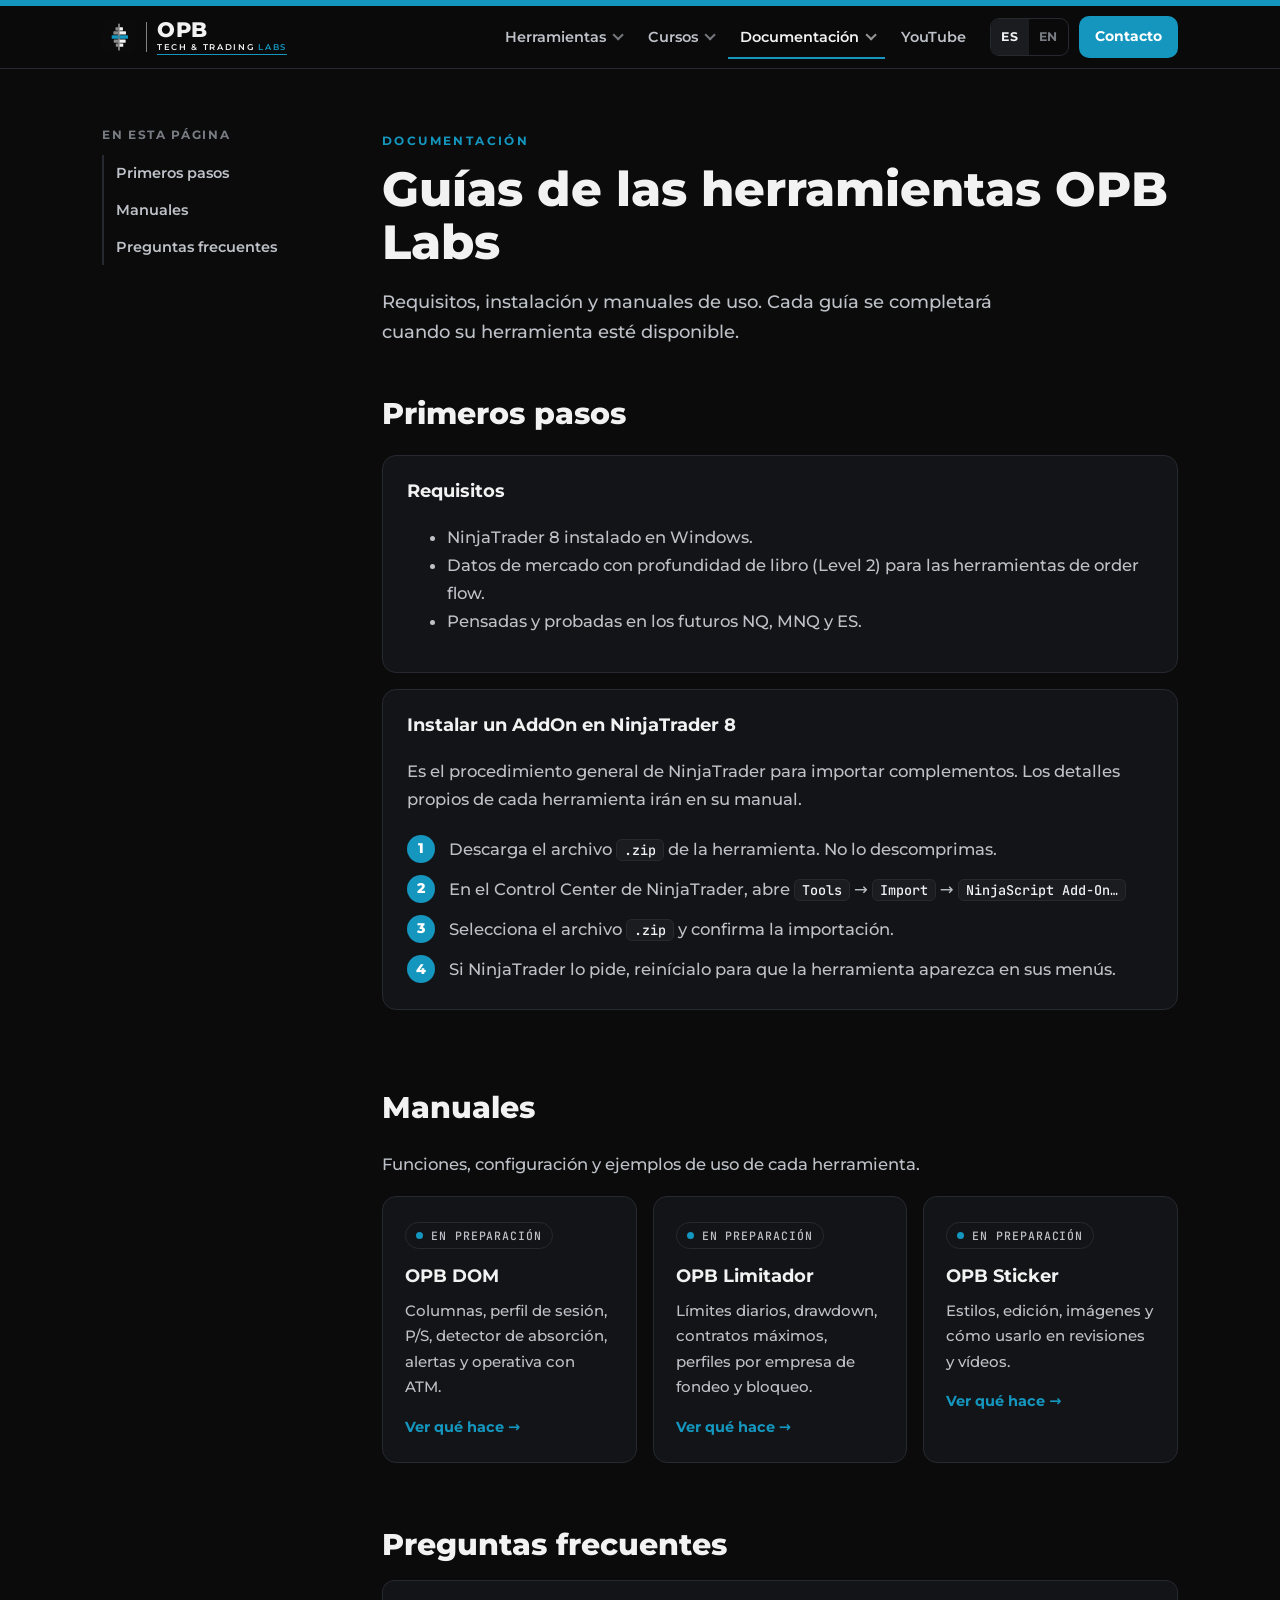
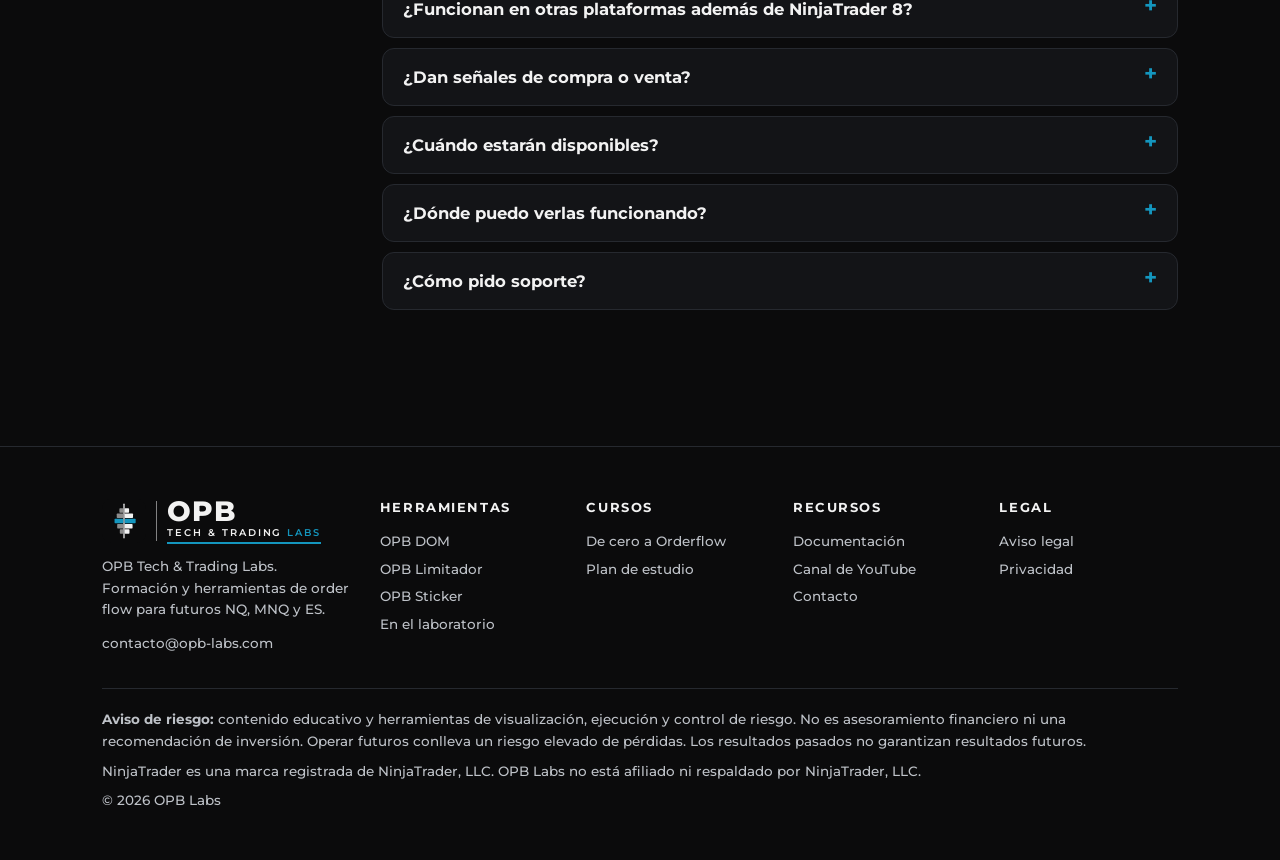
<file: documentacion.html>
<!DOCTYPE html>
<html lang="es">
<head>
<meta charset="utf-8">
<meta name="viewport" content="width=device-width,initial-scale=1">
<title>Documentación · OPB Labs</title>
<meta name="description" content="Documentación de las herramientas de OPB Labs para NinjaTrader 8: requisitos, instalación, manuales de uso y preguntas frecuentes.">
<link rel="alternate" hreflang="es" href="https://opb-labs.com/documentacion">
<link rel="alternate" hreflang="en" href="https://opb-labs.com/en/docs">
<link rel="alternate" hreflang="x-default" href="https://opb-labs.com/documentacion">
<link rel="icon" href="assets/logo.svg" type="image/svg+xml">
<link rel="stylesheet" href="assets/fonts.css">
<style>
:root{--bg:#0B0B0C;--panel:#131417;--panel2:#1a1c20;--line:#26292f;--acc:#1496BE;--w:#F2F2F2;--t2:#BEC2C8;--t3:#787C82;--g:#4CD964}
*{box-sizing:border-box}
body{margin:0;background:var(--bg);color:var(--w);font-family:Montserrat,system-ui,sans-serif;font-weight:500;line-height:1.7;font-size:16.5px}
a{color:var(--acc)}
.wrap{max-width:1120px;margin:0 auto;padding:0 22px}
.kicker{color:var(--acc);font-weight:700;font-size:12px;letter-spacing:.2em;text-transform:uppercase}
h1{font-weight:800;font-size:clamp(32px,5vw,48px);line-height:1.1;margin:10px 0 12px}
h2{font-weight:800;font-size:clamp(24px,3vw,30px);margin:0 0 8px}
h3{font-size:18px;margin:0 0 6px}
p,li{color:var(--t2)}
.sub{font-size:18px;max-width:640px}
.doc{display:grid;grid-template-columns:230px 1fr;gap:50px;padding:56px 22px 30px}
.toc{position:sticky;top:96px;align-self:start}
.toc b{display:block;color:var(--t3);font-size:12px;letter-spacing:.14em;text-transform:uppercase;margin-bottom:10px}
.toc a{display:block;color:var(--t2);text-decoration:none;font-weight:600;font-size:14.5px;padding:6px 0 6px 12px;border-left:2px solid var(--line)}
.toc a:hover{color:var(--w);border-color:var(--acc)}
section{padding:0 0 56px}
.box{background:var(--panel);border:1px solid var(--line);border-radius:14px;padding:20px 24px;margin:16px 0}
.steps{counter-reset:s;list-style:none;padding:0;margin:14px 0 0}
.steps li{counter-increment:s;position:relative;padding:6px 0 6px 42px}
.steps li:before{content:counter(s);position:absolute;left:0;top:6px;width:28px;height:28px;border-radius:50%;background:var(--acc);color:#fff;font-weight:800;font-size:14px;display:grid;place-items:center}
kbd{font-family:"JetBrains Mono",monospace;font-size:13.5px;background:var(--panel2);border:1px solid var(--line);border-radius:6px;padding:1px 7px;color:var(--w)}
.cards{display:grid;grid-template-columns:repeat(3,1fr);gap:16px;margin-top:18px}
.card{background:var(--panel);border:1px solid var(--line);border-radius:14px;padding:22px}
.card p{font-size:15px;margin:0 0 12px}
.status{display:inline-flex;align-items:center;gap:8px;font-family:"JetBrains Mono",monospace;font-size:11.5px;letter-spacing:.08em;text-transform:uppercase;color:var(--t2);border:1px solid var(--line);padding:3px 10px;border-radius:999px;margin-bottom:12px}
.status:before{content:"";width:7px;height:7px;border-radius:50%;background:var(--acc)}
.card a{font-weight:700;text-decoration:none;font-size:14.5px}
details{background:var(--panel);border:1px solid var(--line);border-radius:12px;padding:14px 20px;margin:10px 0}
details[open]{border-color:#34404a}
summary{cursor:pointer;font-weight:700;list-style:none;display:flex;justify-content:space-between;gap:12px}
summary::-webkit-details-marker{display:none}summary:after{content:"+";color:var(--acc);font-size:22px;line-height:1}
details[open] summary:after{content:"−"}
details p{margin:10px 0 0}
@media(max-width:860px){.doc{grid-template-columns:1fr;gap:24px}.toc{position:static}.cards{grid-template-columns:1fr}}
</style>
</head>
<body>
<script src="assets/site.js" data-part="nav"></script>

<div class="wrap doc">
  <aside class="toc">
    <b>En esta página</b>
    <a href="#instalacion">Primeros pasos</a>
    <a href="#manuales">Manuales</a>
    <a href="#faq">Preguntas frecuentes</a>
  </aside>

  <main>
    <span class="kicker">Documentación</span>
    <h1>Guías de las herramientas OPB Labs</h1>
    <p class="sub">Requisitos, instalación y manuales de uso. Cada guía se completará cuando su herramienta esté disponible.</p>

    <section id="instalacion" style="margin-top:40px">
      <h2>Primeros pasos</h2>
      <div class="box">
        <h3>Requisitos</h3>
        <ul>
          <li>NinjaTrader 8 instalado en Windows.</li>
          <li>Datos de mercado con profundidad de libro (Level 2) para las herramientas de order flow.</li>
          <li>Pensadas y probadas en los futuros NQ, MNQ y ES.</li>
        </ul>
      </div>
      <div class="box">
        <h3>Instalar un AddOn en NinjaTrader 8</h3>
        <p>Es el procedimiento general de NinjaTrader para importar complementos. Los detalles propios de cada herramienta irán en su manual.</p>
        <ol class="steps">
          <li>Descarga el archivo <kbd>.zip</kbd> de la herramienta. No lo descomprimas.</li>
          <li>En el Control Center de NinjaTrader, abre <kbd>Tools</kbd> → <kbd>Import</kbd> → <kbd>NinjaScript Add-On…</kbd></li>
          <li>Selecciona el archivo <kbd>.zip</kbd> y confirma la importación.</li>
          <li>Si NinjaTrader lo pide, reinícialo para que la herramienta aparezca en sus menús.</li>
        </ol>
      </div>
    </section>

    <section id="manuales">
      <h2>Manuales</h2>
      <p>Funciones, configuración y ejemplos de uso de cada herramienta.</p>
      <div class="cards">
        <div class="card"><span class="status">En preparación</span><h3>OPB DOM</h3><p>Columnas, perfil de sesión, P/S, detector de absorción, alertas y operativa con ATM.</p><a href="herramientas.html#dom">Ver qué hace →</a></div>
        <div class="card"><span class="status">En preparación</span><h3>OPB Limitador</h3><p>Límites diarios, drawdown, contratos máximos, perfiles por empresa de fondeo y bloqueo.</p><a href="herramientas.html#limitador">Ver qué hace →</a></div>
        <div class="card"><span class="status">En preparación</span><h3>OPB Sticker</h3><p>Estilos, edición, imágenes y cómo usarlo en revisiones y vídeos.</p><a href="herramientas.html#sticker">Ver qué hace →</a></div>
      </div>
    </section>

    <section id="faq">
      <h2>Preguntas frecuentes</h2>
      <details><summary>¿Funcionan en otras plataformas además de NinjaTrader 8?</summary><p>No. Son AddOns e indicadores escritos para NinjaTrader 8.</p></details>
      <details><summary>¿Dan señales de compra o venta?</summary><p>No. Son herramientas de visualización, ejecución y control de riesgo. Las decisiones de operar son siempre tuyas.</p></details>
      <details><summary>¿Cuándo estarán disponibles?</summary><p>Todavía no están a la venta. Escribe a <a href="mailto:contacto@opb-labs.com">contacto@opb-labs.com</a> y te aviso cuando lo estén.</p></details>
      <details><summary>¿Dónde puedo verlas funcionando?</summary><p>En las operativas del canal de YouTube <a href="https://www.youtube.com/@opb_labs" target="_blank" rel="noopener">@opb_labs</a>.</p></details>
      <details><summary>¿Cómo pido soporte?</summary><p>Por correo a <a href="mailto:contacto@opb-labs.com">contacto@opb-labs.com</a>, en español o en inglés.</p></details>
    </section>
  </main>
</div>

<script src="assets/site.js" data-part="footer"></script>
</body>
</html>
</file>
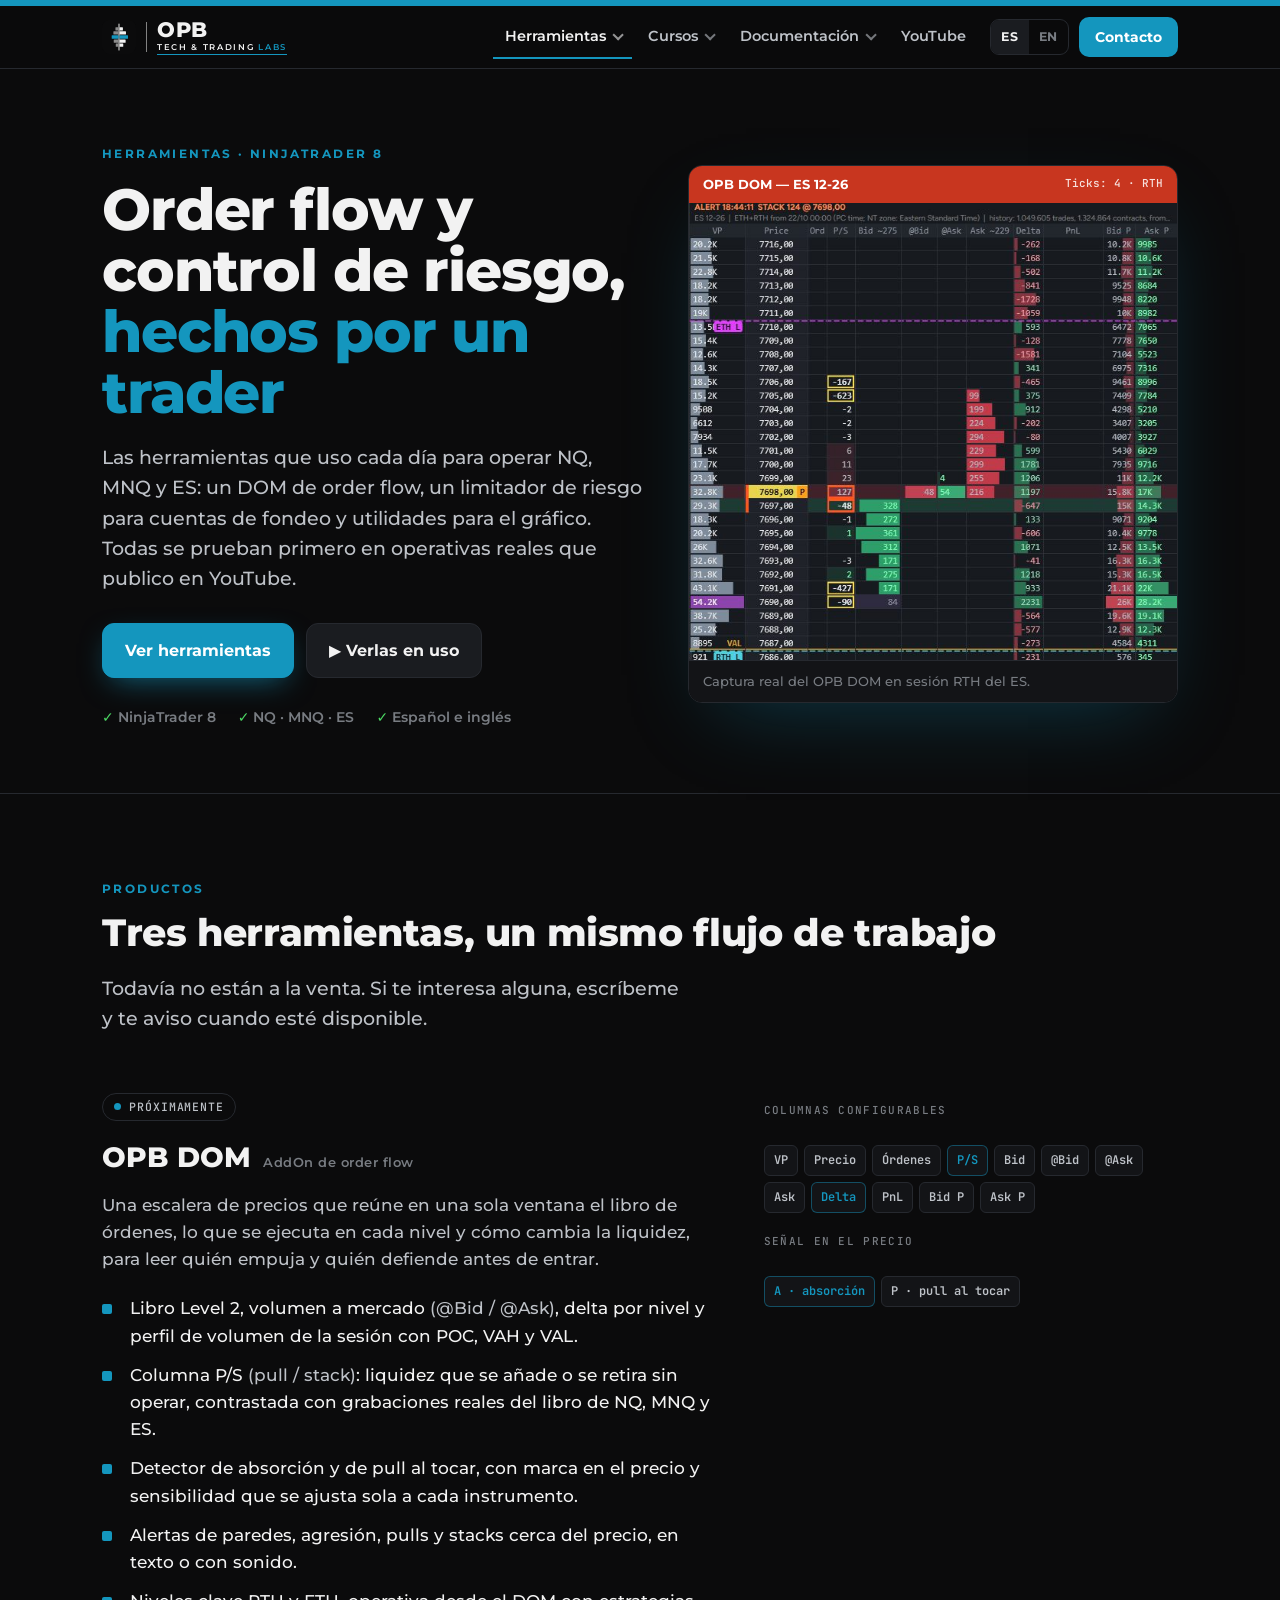
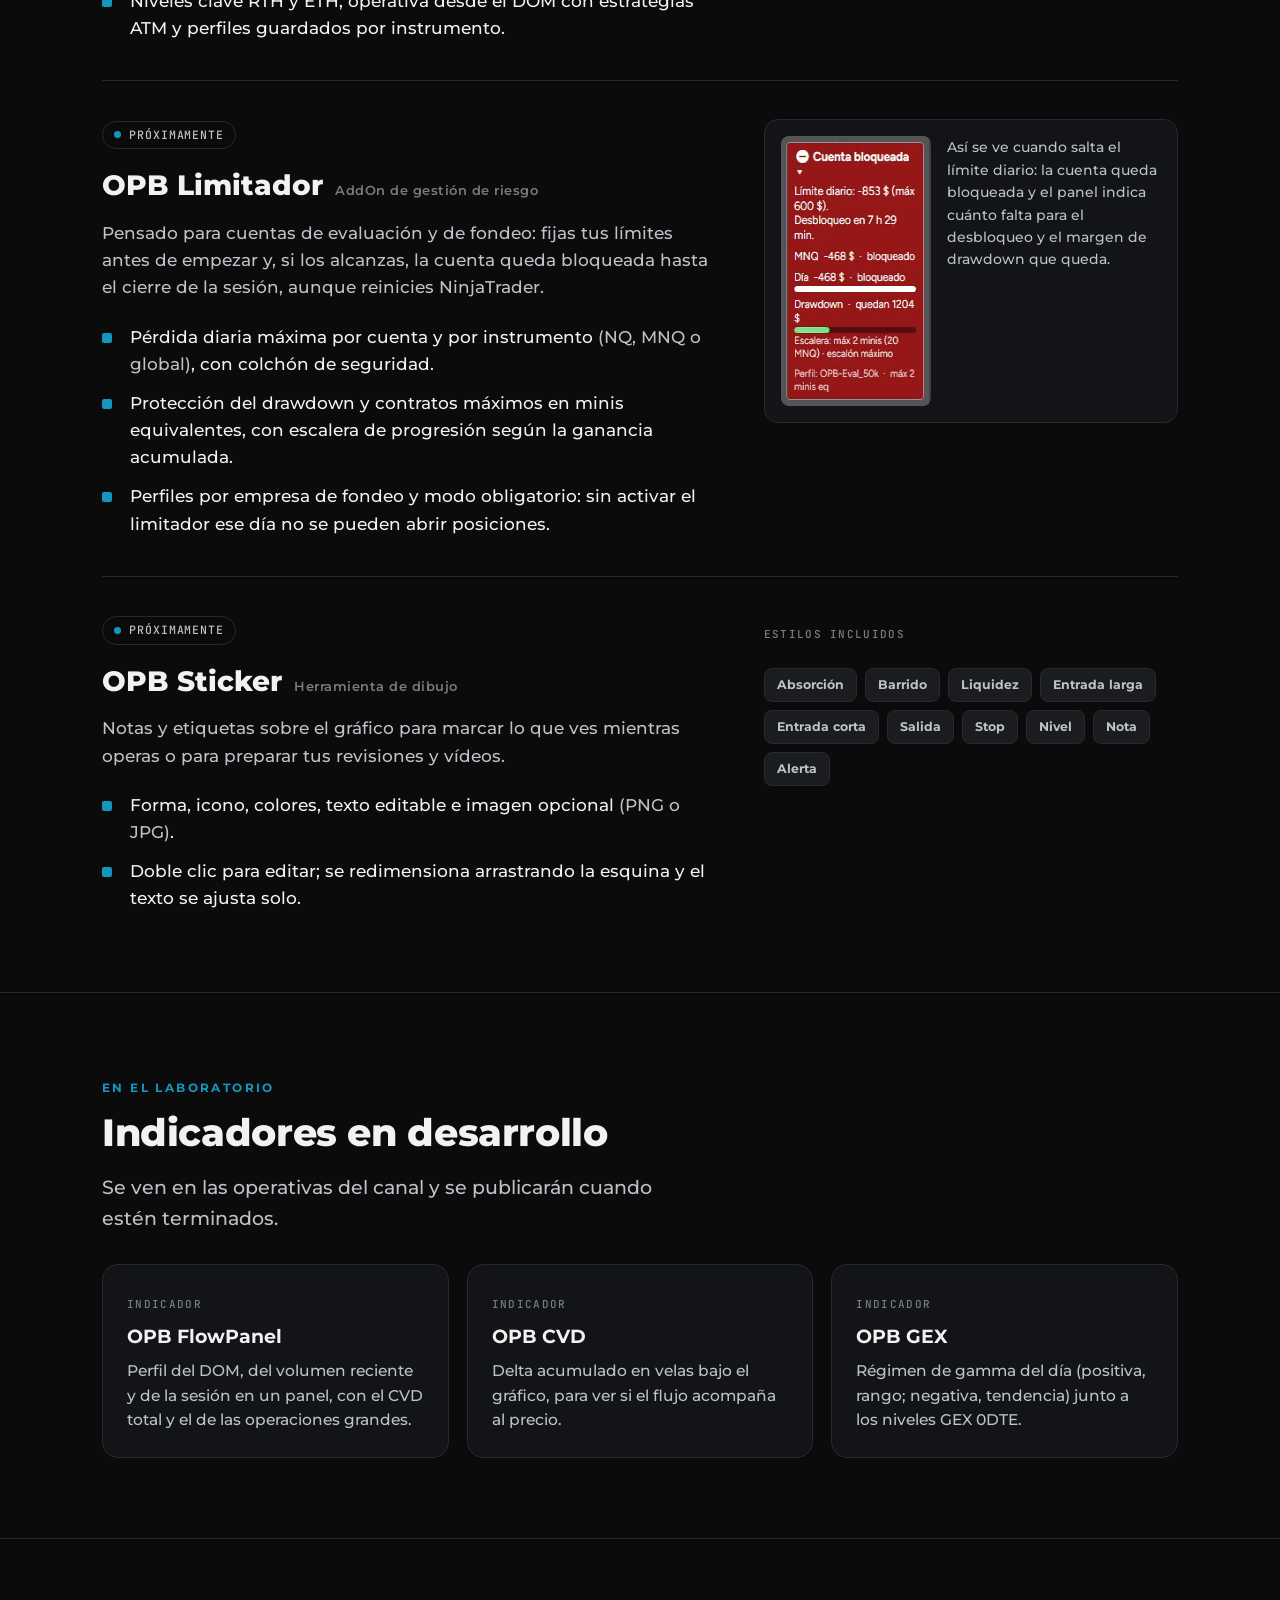
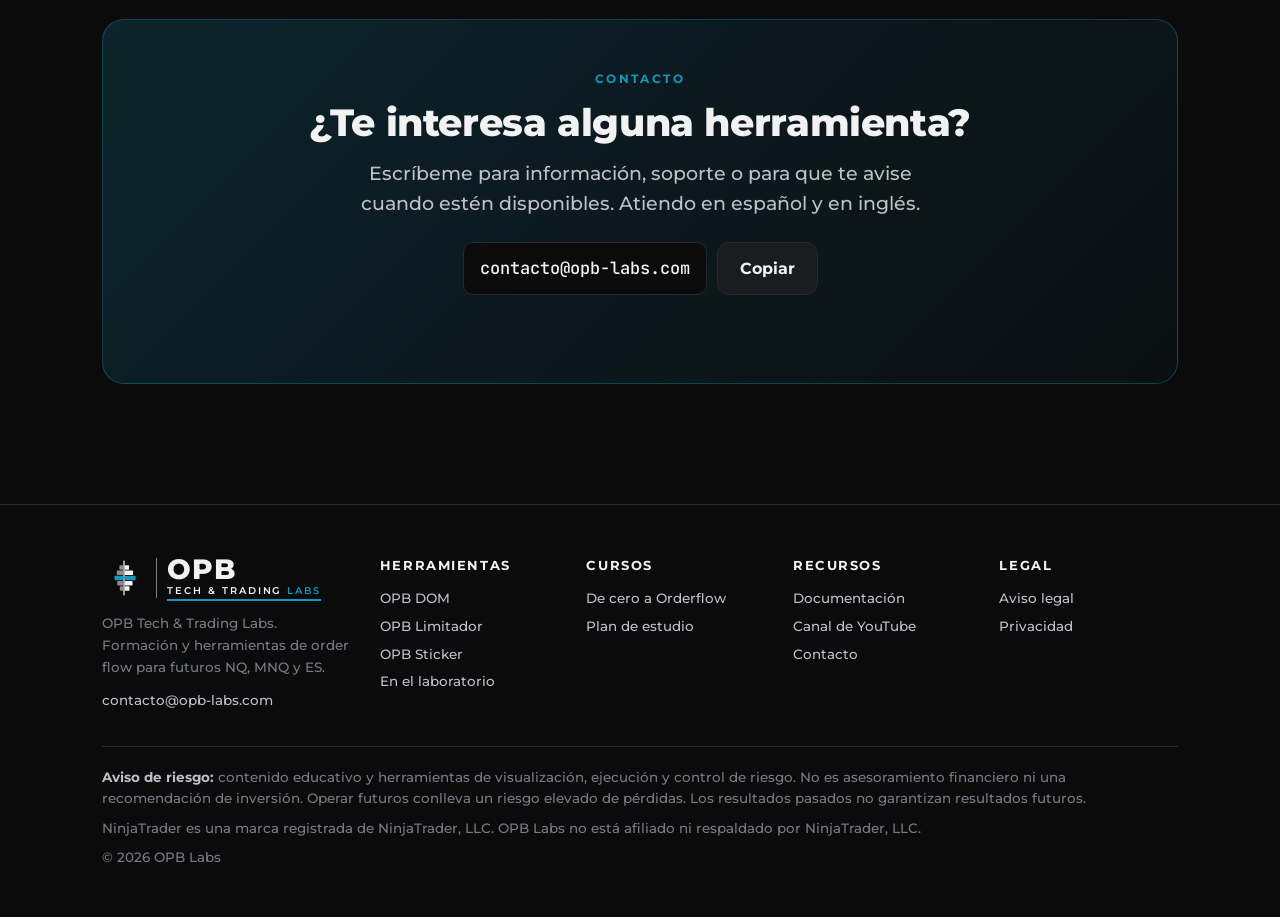
<file: herramientas.html>
<!DOCTYPE html>
<html lang="es">
<head>
<meta charset="utf-8">
<meta name="viewport" content="width=device-width,initial-scale=1">
<title>Herramientas para NinjaTrader 8 · OPB Labs</title>
<meta name="description" content="OPB DOM, OPB Limitador y OPB Sticker: herramientas de order flow y gestión de riesgo para NinjaTrader 8 desarrolladas por OPB Labs.">
<meta property="og:title" content="Herramientas para NinjaTrader 8 · OPB Labs">
<meta property="og:description" content="Order flow y control de riesgo para operar futuros, hechos por un trader.">
<link rel="alternate" hreflang="es" href="https://opb-labs.com/herramientas">
<link rel="alternate" hreflang="en" href="https://opb-labs.com/en/tools">
<link rel="alternate" hreflang="x-default" href="https://opb-labs.com/herramientas">
<link rel="icon" href="assets/logo.svg" type="image/svg+xml">
<link rel="stylesheet" href="assets/fonts.css">
<style>
:root{--bg:#0B0B0C;--panel:#131417;--panel2:#1a1c20;--line:#26292f;--acc:#1496BE;--w:#F2F2F2;--t2:#BEC2C8;--t3:#787C82;--g:#4CD964;--r:#FF5252;--y:#FFE14D}
*{box-sizing:border-box}html{scroll-behavior:smooth}
body{margin:0;background:var(--bg);color:var(--w);font-family:Montserrat,system-ui,sans-serif;font-weight:500;line-height:1.6;font-size:17px}
a{color:inherit}
.wrap{max-width:1120px;margin:0 auto;padding:0 22px}
.topbar{height:6px;background:var(--acc)}
nav{position:sticky;top:0;z-index:50;background:rgba(11,11,12,.88);backdrop-filter:blur(10px);border-bottom:1px solid var(--line)}
nav .wrap{display:flex;align-items:center;justify-content:space-between;height:60px}
.brand{display:flex;align-items:center;gap:10px;text-decoration:none;font-weight:800;letter-spacing:.06em}.brand b{color:var(--acc)}
.links a{color:var(--t2);text-decoration:none;font-weight:600;font-size:14px;margin-left:22px}.links a:hover,.links a.act{color:var(--w)}
.btn{display:inline-flex;align-items:center;gap:8px;text-decoration:none;font-weight:700;font-size:16px;padding:14px 22px;border-radius:12px;border:1px solid var(--line);background:var(--panel2);color:var(--w);transition:.2s;cursor:pointer;font-family:inherit}
.btn:hover{border-color:var(--acc);transform:translateY(-2px)}
.btn.main{background:var(--acc);border-color:var(--acc);color:#fff;box-shadow:0 10px 30px -10px rgba(20,150,190,.7)}
.kicker{display:inline-block;color:var(--acc);font-weight:700;font-size:12px;letter-spacing:.2em;text-transform:uppercase}
h1{font-weight:800;font-size:clamp(34px,5.4vw,58px);line-height:1.05;letter-spacing:-.02em;margin:14px 0 18px}
h1 em{font-style:normal;color:var(--acc)}
h2{font-weight:800;font-size:clamp(26px,3.6vw,38px);line-height:1.15;letter-spacing:-.01em;margin:10px 0 14px}
.sub{color:var(--t2);font-size:19px;max-width:580px}
section{padding:80px 0;border-top:1px solid var(--line)}
.hero{display:grid;grid-template-columns:1.05fr .95fr;gap:44px;align-items:center;padding:70px 22px 64px}
.cta{display:flex;gap:12px;flex-wrap:wrap;margin-top:28px}
.trust{display:flex;gap:22px;flex-wrap:wrap;margin-top:28px;color:var(--t3);font-size:14px;font-weight:600}
.trust span:before{content:"✓ ";color:var(--g)}
.shot{border:1px solid var(--line);border-radius:14px;overflow:hidden;background:#000;box-shadow:0 30px 80px -30px rgba(20,150,190,.35);max-width:520px;justify-self:end;width:100%}
.shot .bar{display:flex;justify-content:space-between;align-items:center;padding:8px 14px;background:#C8361F;color:#fff;font-weight:700;font-size:13px}
.shot .bar i{font-style:normal;font-family:"JetBrains Mono",monospace;font-weight:500;font-size:11px;opacity:.85}
.shot img{display:block;width:100%;height:auto}
.shot .cap{font-size:13px;color:var(--t3);padding:10px 14px;background:var(--panel);border-top:1px solid var(--line)}
.status{display:inline-flex;align-items:center;gap:8px;font-family:"JetBrains Mono",monospace;font-size:11.5px;letter-spacing:.08em;text-transform:uppercase;color:var(--t2);border:1px solid var(--line);padding:4px 11px;border-radius:999px}
.status:before{content:"";width:7px;height:7px;border-radius:50%;background:var(--acc)}
.product{display:grid;grid-template-columns:1.2fr .8fr;gap:40px;padding:38px 0;border-bottom:1px solid var(--line)}
.product:last-child{border-bottom:0;padding-bottom:0}
.product h3{font-size:28px;font-weight:800;margin:14px 0 0;display:flex;align-items:baseline;gap:12px;flex-wrap:wrap}
.product h3 small{font-size:13px;font-weight:600;color:var(--t3);letter-spacing:.04em}
.what{color:var(--t2);margin:12px 0 0;max-width:40em}
.feat{list-style:none;padding:0;margin:22px 0 0;display:grid;gap:12px}
.feat li{display:grid;grid-template-columns:16px 1fr;gap:12px}
.feat li:before{content:"";width:10px;height:10px;margin-top:9px;background:var(--acc);border-radius:2px}
.feat span{color:var(--t2)}
.side{display:grid;gap:14px;align-content:start}
.mini{font-family:"JetBrains Mono",monospace;font-size:11px;letter-spacing:.12em;text-transform:uppercase;color:var(--t3)}
.cols{display:flex;flex-wrap:wrap;gap:6px;font-family:"JetBrains Mono",monospace;font-size:12px}
.cols b{font-weight:600;border:1px solid var(--line);background:var(--panel);padding:5px 9px;border-radius:6px;color:var(--t2)}
.cols b.k{color:var(--acc);border-color:rgba(20,150,190,.45)}
.lim{display:flex;gap:16px;align-items:flex-start;background:var(--panel);border:1px solid var(--line);border-radius:14px;padding:16px}
.lim img{width:150px;border-radius:8px;flex:none}
.lim p{margin:0;font-size:14px;color:var(--t2)}
.stickers{display:flex;flex-wrap:wrap;gap:8px}
.stk{font-size:12.5px;font-weight:700;padding:6px 12px;border-radius:8px;background:var(--panel2);border:1px solid var(--line);color:var(--t2)}
.grid3{display:grid;grid-template-columns:repeat(3,1fr);gap:18px;margin-top:30px}
.card{background:var(--panel);border:1px solid var(--line);border-radius:16px;padding:24px}
.card h3{margin:6px 0 6px;font-size:19px;font-weight:700}.card p{margin:0;color:var(--t2);font-size:15.5px}
.contact{background:linear-gradient(135deg,rgba(20,150,190,.18),rgba(20,150,190,.03));border:1px solid rgba(20,150,190,.35);border-radius:22px;padding:44px 30px;text-align:center}
.mail{display:flex;gap:10px;justify-content:center;flex-wrap:wrap;margin-top:22px}
.mail code{font-family:"JetBrains Mono",monospace;font-size:17px;background:var(--bg);border:1px solid var(--line);padding:12px 16px;border-radius:10px;user-select:all}
.ok{min-height:1.4em;color:var(--g);font-size:14px;margin-top:10px}
footer{border-top:1px solid var(--line);padding:30px 0 50px;color:var(--t3);font-size:13.5px}
footer a{color:var(--t2)}
a:focus-visible,button:focus-visible{outline:2px solid var(--acc);outline-offset:3px}
@media(max-width:860px){.hero,.product{grid-template-columns:1fr}.shot{justify-self:start}.grid3{grid-template-columns:1fr}.links a:not(.yt):not(.act){display:none}}
@media(max-width:520px){.lim{flex-direction:column}section{padding:56px 0}}
</style>
</head>
<body>
<script src="assets/site.js" data-part="nav"></script>

<header class="wrap hero">
  <div>
    <span class="kicker">Herramientas · NinjaTrader 8</span>
    <h1>Order flow y control de riesgo, <em>hechos por un trader</em></h1>
    <p class="sub">Las herramientas que uso cada día para operar NQ, MNQ y ES: un DOM de order flow, un limitador de riesgo para cuentas de fondeo y utilidades para el gráfico. Todas se prueban primero en operativas reales que publico en YouTube.</p>
    <div class="cta"><a class="btn main" href="#productos">Ver herramientas</a><a class="btn" href="https://www.youtube.com/@opb_labs" target="_blank" rel="noopener">▶ Verlas en uso</a></div>
    <div class="trust"><span>NinjaTrader 8</span><span>NQ · MNQ · ES</span><span>Español e inglés</span></div>
  </div>
  <figure class="shot" style="margin:0">
    <div class="bar">OPB DOM — ES 12-26 <i>Ticks: 4 · RTH</i></div>
    <img src="assets/opb-dom.jpg" alt="Captura del OPB DOM en el ES con perfil de volumen, precio, P/S, libro bid y ask, volumen ejecutado y delta por nivel" width="638" height="598">
    <figcaption class="cap">Captura real del OPB DOM en sesión RTH del ES.</figcaption>
  </figure>
</header>

<section id="productos"><div class="wrap">
  <span class="kicker">Productos</span>
  <h2>Tres herramientas, un mismo flujo de trabajo</h2>
  <p class="sub">Todavía no están a la venta. Si te interesa alguna, escríbeme y te aviso cuando esté disponible.</p>

  <article class="product" id="dom">
    <div>
      <span class="status">Próximamente</span>
      <h3>OPB DOM <small>AddOn de order flow</small></h3>
      <p class="what">Una escalera de precios que reúne en una sola ventana el libro de órdenes, lo que se ejecuta en cada nivel y cómo cambia la liquidez, para leer quién empuja y quién defiende antes de entrar.</p>
      <ul class="feat">
        <li><div>Libro Level 2, volumen a mercado <span>(@Bid / @Ask)</span>, delta por nivel y perfil de volumen de la sesión con POC, VAH y VAL.</div></li>
        <li><div>Columna P/S <span>(pull / stack)</span>: liquidez que se añade o se retira sin operar, contrastada con grabaciones reales del libro de NQ, MNQ y ES.</div></li>
        <li><div>Detector de absorción y de pull al tocar, con marca en el precio y sensibilidad que se ajusta sola a cada instrumento.</div></li>
        <li><div>Alertas de paredes, agresión, pulls y stacks cerca del precio, en texto o con sonido.</div></li>
        <li><div>Niveles clave RTH y ETH, operativa desde el DOM con estrategias ATM y perfiles guardados por instrumento.</div></li>
      </ul>
    </div>
    <div class="side">
      <p class="mini">Columnas configurables</p>
      <div class="cols"><b>VP</b><b>Precio</b><b>Órdenes</b><b class="k">P/S</b><b>Bid</b><b>@Bid</b><b>@Ask</b><b>Ask</b><b class="k">Delta</b><b>PnL</b><b>Bid P</b><b>Ask P</b></div>
      <p class="mini" style="margin-top:6px">Señal en el precio</p>
      <div class="cols"><b class="k">A · absorción</b><b>P · pull al tocar</b></div>
    </div>
  </article>

  <article class="product" id="limitador">
    <div>
      <span class="status">Próximamente</span>
      <h3>OPB Limitador <small>AddOn de gestión de riesgo</small></h3>
      <p class="what">Pensado para cuentas de evaluación y de fondeo: fijas tus límites antes de empezar y, si los alcanzas, la cuenta queda bloqueada hasta el cierre de la sesión, aunque reinicies NinjaTrader.</p>
      <ul class="feat">
        <li><div>Pérdida diaria máxima por cuenta y por instrumento <span>(NQ, MNQ o global)</span>, con colchón de seguridad.</div></li>
        <li><div>Protección del drawdown y contratos máximos en minis equivalentes, con escalera de progresión según la ganancia acumulada.</div></li>
        <li><div>Perfiles por empresa de fondeo y modo obligatorio: sin activar el limitador ese día no se pueden abrir posiciones.</div></li>
      </ul>
    </div>
    <div class="side">
      <div class="lim">
        <img src="assets/opb-limitador.png" alt="Panel del OPB Limitador con la cuenta bloqueada al superar el límite diario" width="170" height="270">
        <p>Así se ve cuando salta el límite diario: la cuenta queda bloqueada y el panel indica cuánto falta para el desbloqueo y el margen de drawdown que queda.</p>
      </div>
    </div>
  </article>

  <article class="product" id="sticker">
    <div>
      <span class="status">Próximamente</span>
      <h3>OPB Sticker <small>Herramienta de dibujo</small></h3>
      <p class="what">Notas y etiquetas sobre el gráfico para marcar lo que ves mientras operas o para preparar tus revisiones y vídeos.</p>
      <ul class="feat">
        <li><div>Forma, icono, colores, texto editable e imagen opcional <span>(PNG o JPG)</span>.</div></li>
        <li><div>Doble clic para editar; se redimensiona arrastrando la esquina y el texto se ajusta solo.</div></li>
      </ul>
    </div>
    <div class="side">
      <p class="mini">Estilos incluidos</p>
      <div class="stickers"><span class="stk">Absorción</span><span class="stk">Barrido</span><span class="stk">Liquidez</span><span class="stk">Entrada larga</span><span class="stk">Entrada corta</span><span class="stk">Salida</span><span class="stk">Stop</span><span class="stk">Nivel</span><span class="stk">Nota</span><span class="stk">Alerta</span></div>
    </div>
  </article>
</div></section>

<section id="laboratorio"><div class="wrap">
  <span class="kicker">En el laboratorio</span>
  <h2>Indicadores en desarrollo</h2>
  <p class="sub">Se ven en las operativas del canal y se publicarán cuando estén terminados.</p>
  <div class="grid3">
    <div class="card"><span class="mini">Indicador</span><h3>OPB FlowPanel</h3><p>Perfil del DOM, del volumen reciente y de la sesión en un panel, con el CVD total y el de las operaciones grandes.</p></div>
    <div class="card"><span class="mini">Indicador</span><h3>OPB CVD</h3><p>Delta acumulado en velas bajo el gráfico, para ver si el flujo acompaña al precio.</p></div>
    <div class="card"><span class="mini">Indicador</span><h3>OPB GEX</h3><p>Régimen de gamma del día (positiva, rango; negativa, tendencia) junto a los niveles GEX 0DTE.</p></div>
  </div>
</div></section>

<section id="contacto"><div class="wrap">
  <div class="contact">
    <span class="kicker">Contacto</span>
    <h2>¿Te interesa alguna herramienta?</h2>
    <p class="sub" style="margin:0 auto">Escríbeme para información, soporte o para que te avise cuando estén disponibles. Atiendo en español y en inglés.</p>
    <div class="mail"><code id="mail">contacto@opb-labs.com</code><button class="btn" id="copy" type="button">Copiar</button></div>
    <p class="ok" id="ok" aria-live="polite"></p>
  </div>
</div></section>

<script src="assets/site.js" data-part="footer"></script>
<script>
document.getElementById('copy').addEventListener('click',function(){
  var t=document.getElementById('mail').textContent.trim(),ok=document.getElementById('ok');
  function sel(){var r=document.createRange();r.selectNodeContents(document.getElementById('mail'));var s=getSelection();s.removeAllRanges();s.addRange(r);ok.textContent='Seleccionado: pulsa Ctrl+C para copiarlo.';}
  if(navigator.clipboard&&navigator.clipboard.writeText){navigator.clipboard.writeText(t).then(function(){ok.textContent='Copiado: '+t;},sel);}else sel();
});
</script>
</body>
</html>
</file>
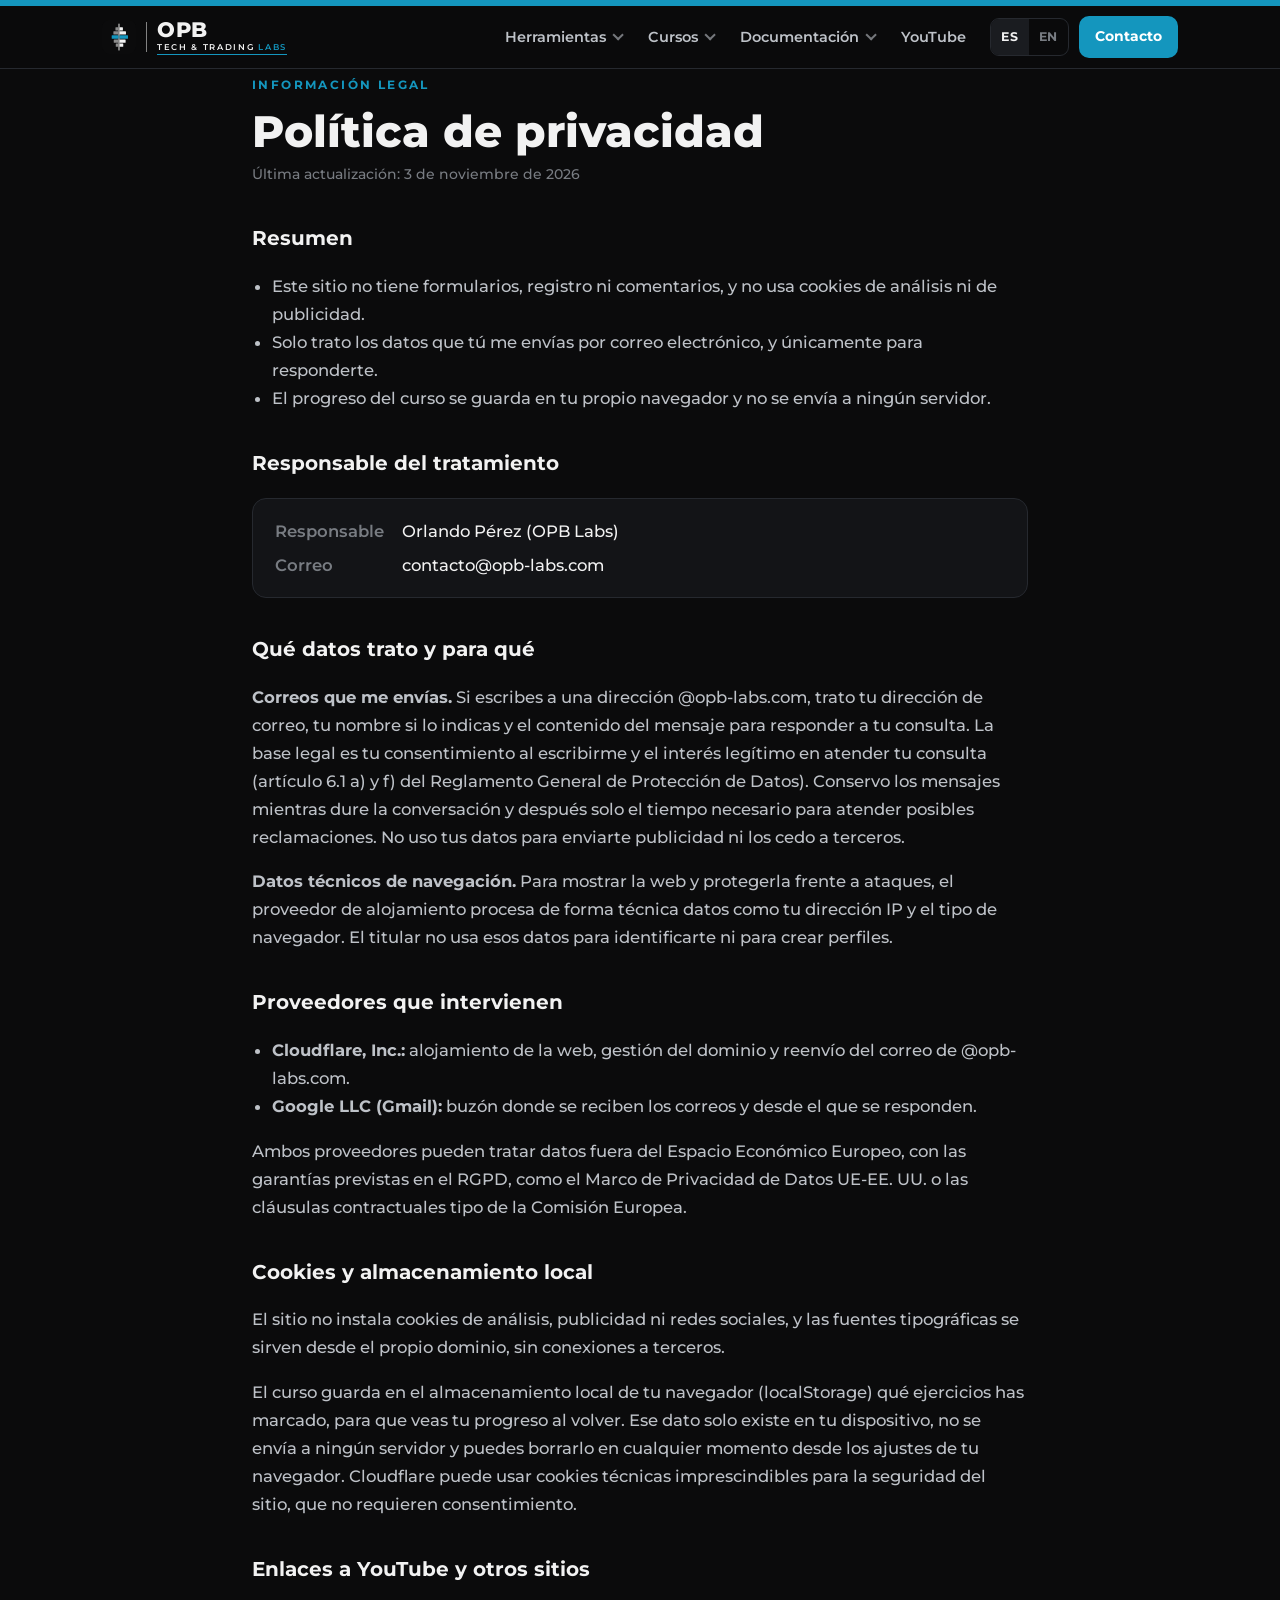
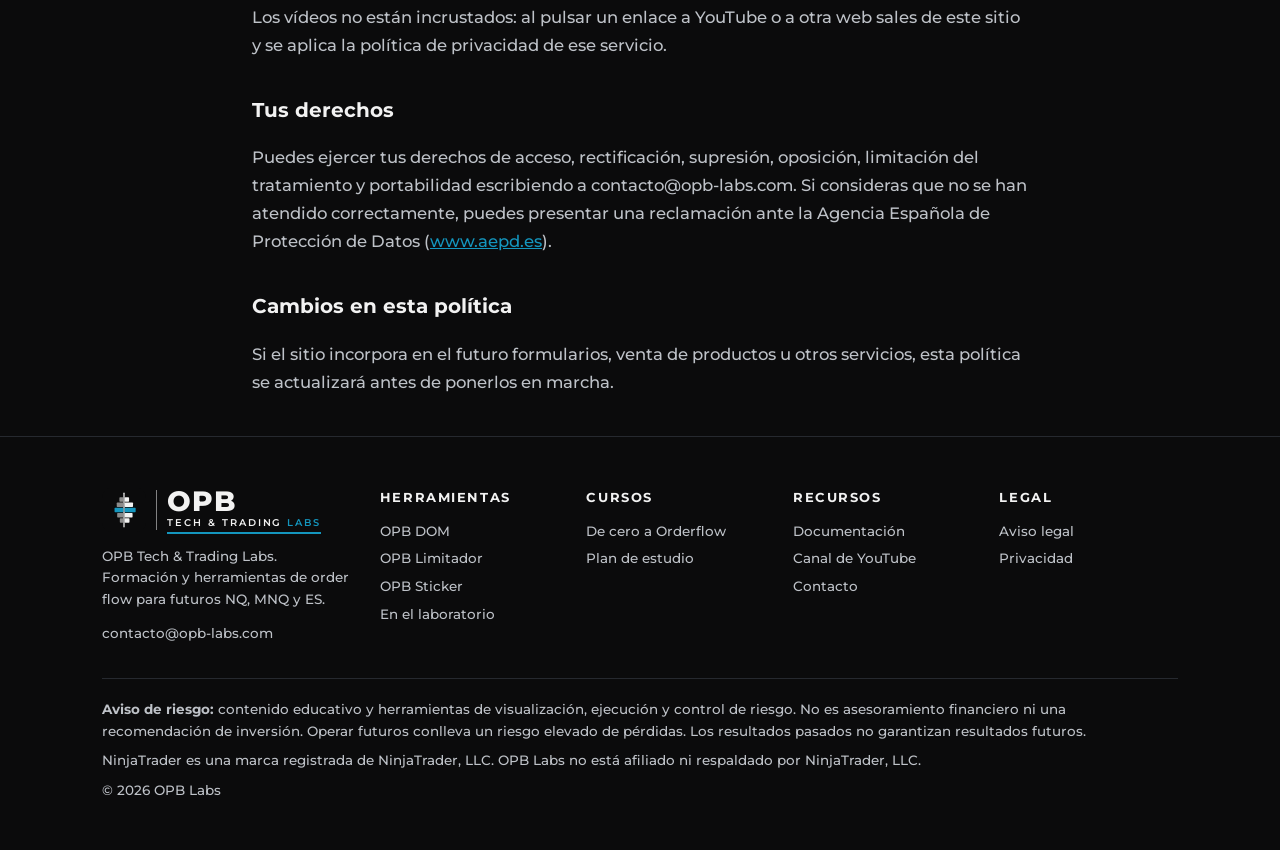
<file: privacidad.html>
<!DOCTYPE html>
<html lang="es">
<head>
<meta charset="utf-8">
<meta name="viewport" content="width=device-width,initial-scale=1">
<title>Privacidad · OPB Labs</title>
<meta name="robots" content="noindex">
<link rel="alternate" hreflang="es" href="https://opb-labs.com/privacidad">
<link rel="alternate" hreflang="en" href="https://opb-labs.com/en/privacy">
<link rel="alternate" hreflang="x-default" href="https://opb-labs.com/privacidad">
<link rel="icon" href="assets/logo.svg" type="image/svg+xml">
<link rel="stylesheet" href="assets/fonts.css">
<style>
:root{--bg:#0B0B0C;--panel:#131417;--line:#26292f;--acc:#1496BE;--w:#F2F2F2;--t2:#BEC2C8;--t3:#787C82}
*{box-sizing:border-box}
body{margin:0;background:var(--bg);color:var(--w);font-family:Montserrat,system-ui,sans-serif;font-weight:500;line-height:1.7;font-size:16.5px}
a{color:var(--acc)}
.wrap{max-width:820px;margin:0 auto;padding:0 22px}
.topbar{height:6px;background:var(--acc)}
nav{border-bottom:1px solid var(--line)}
nav .wrap{max-width:1120px;display:flex;align-items:center;justify-content:space-between;height:60px}
.brand{display:flex;align-items:center;gap:10px;text-decoration:none;font-weight:800;letter-spacing:.06em;color:var(--w)}.brand b{color:var(--acc)}
.links a{color:var(--t2);text-decoration:none;font-weight:600;font-size:14px;margin-left:22px}.links a:hover{color:var(--w)}
main{padding:56px 0 70px}
.kicker{color:var(--acc);font-weight:700;font-size:12px;letter-spacing:.2em;text-transform:uppercase}
h1{font-weight:800;font-size:clamp(30px,4.6vw,44px);line-height:1.1;margin:10px 0 8px}
.upd{color:var(--t3);font-size:14px;margin:0 0 34px}
h2{font-weight:700;font-size:20px;margin:34px 0 10px}
p,li{color:var(--t2)}
ul{padding-left:20px}
.id{background:var(--panel);border:1px solid var(--line);border-radius:14px;padding:18px 22px;margin:18px 0}
.id dl{display:grid;grid-template-columns:max-content 1fr;gap:6px 18px;margin:0}
.id dt{color:var(--t3);font-weight:600}.id dd{margin:0;color:var(--w)}
footer{border-top:1px solid var(--line);padding:26px 0 44px;color:var(--t3);font-size:13.5px}
footer a{color:var(--t2)}
@media(max-width:600px){.links a:not(.keep){display:none}.id dl{grid-template-columns:1fr}.id dt{margin-top:6px}}
</style>
</head>
<body>
<script src="assets/site.js" data-part="nav"></script>
<main class="wrap">
<span class="kicker">Información legal</span>
<h1>Política de privacidad</h1>
<p class="upd">Última actualización: 3 de noviembre de 2026</p>

<h2>Resumen</h2>
<ul>
  <li>Este sitio no tiene formularios, registro ni comentarios, y no usa cookies de análisis ni de publicidad.</li>
  <li>Solo trato los datos que tú me envías por correo electrónico, y únicamente para responderte.</li>
  <li>El progreso del curso se guarda en tu propio navegador y no se envía a ningún servidor.</li>
</ul>

<h2>Responsable del tratamiento</h2>
<div class="id"><dl>
  <dt>Responsable</dt><dd>Orlando Pérez (OPB Labs)</dd>
  <dt>Correo</dt><dd>contacto@opb-labs.com</dd>
</dl></div>

<h2>Qué datos trato y para qué</h2>
<p><strong>Correos que me envías.</strong> Si escribes a una dirección @opb-labs.com, trato tu dirección de correo, tu nombre si lo indicas y el contenido del mensaje para responder a tu consulta. La base legal es tu consentimiento al escribirme y el interés legítimo en atender tu consulta (artículo 6.1 a) y f) del Reglamento General de Protección de Datos). Conservo los mensajes mientras dure la conversación y después solo el tiempo necesario para atender posibles reclamaciones. No uso tus datos para enviarte publicidad ni los cedo a terceros.</p>
<p><strong>Datos técnicos de navegación.</strong> Para mostrar la web y protegerla frente a ataques, el proveedor de alojamiento procesa de forma técnica datos como tu dirección IP y el tipo de navegador. El titular no usa esos datos para identificarte ni para crear perfiles.</p>

<h2>Proveedores que intervienen</h2>
<ul>
  <li><strong>Cloudflare, Inc.:</strong> alojamiento de la web, gestión del dominio y reenvío del correo de @opb-labs.com.</li>
  <li><strong>Google LLC (Gmail):</strong> buzón donde se reciben los correos y desde el que se responden.</li>
</ul>
<p>Ambos proveedores pueden tratar datos fuera del Espacio Económico Europeo, con las garantías previstas en el RGPD, como el Marco de Privacidad de Datos UE-EE. UU. o las cláusulas contractuales tipo de la Comisión Europea.</p>

<h2>Cookies y almacenamiento local</h2>
<p>El sitio no instala cookies de análisis, publicidad ni redes sociales, y las fuentes tipográficas se sirven desde el propio dominio, sin conexiones a terceros.</p>
<p>El curso guarda en el almacenamiento local de tu navegador (localStorage) qué ejercicios has marcado, para que veas tu progreso al volver. Ese dato solo existe en tu dispositivo, no se envía a ningún servidor y puedes borrarlo en cualquier momento desde los ajustes de tu navegador. Cloudflare puede usar cookies técnicas imprescindibles para la seguridad del sitio, que no requieren consentimiento.</p>

<h2>Enlaces a YouTube y otros sitios</h2>
<p>Los vídeos no están incrustados: al pulsar un enlace a YouTube o a otra web sales de este sitio y se aplica la política de privacidad de ese servicio.</p>

<h2>Tus derechos</h2>
<p>Puedes ejercer tus derechos de acceso, rectificación, supresión, oposición, limitación del tratamiento y portabilidad escribiendo a contacto@opb-labs.com. Si consideras que no se han atendido correctamente, puedes presentar una reclamación ante la Agencia Española de Protección de Datos (<a href="https://www.aepd.es" target="_blank" rel="noopener">www.aepd.es</a>).</p>

<h2>Cambios en esta política</h2>
<p>Si el sitio incorpora en el futuro formularios, venta de productos u otros servicios, esta política se actualizará antes de ponerlos en marcha.</p>
</main>
<script src="assets/site.js" data-part="footer"></script>
</body>
</html>
</file>
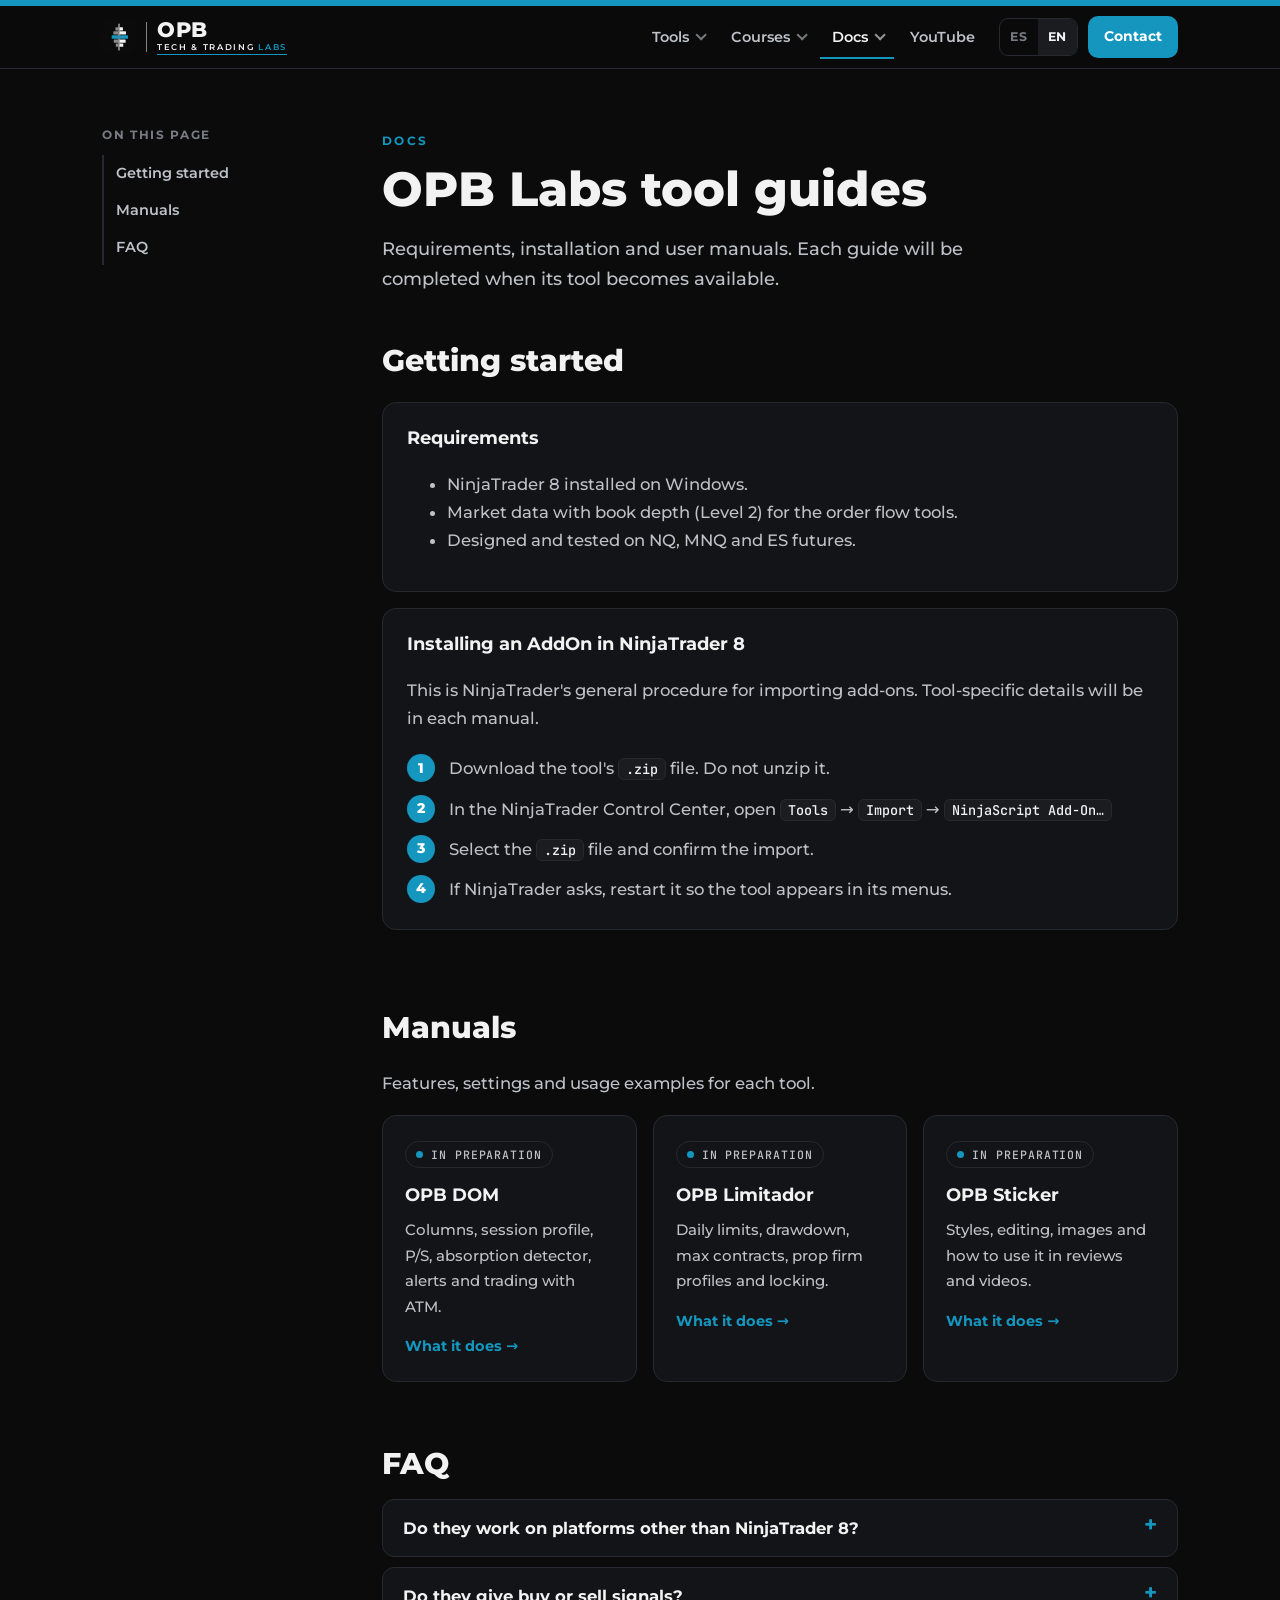
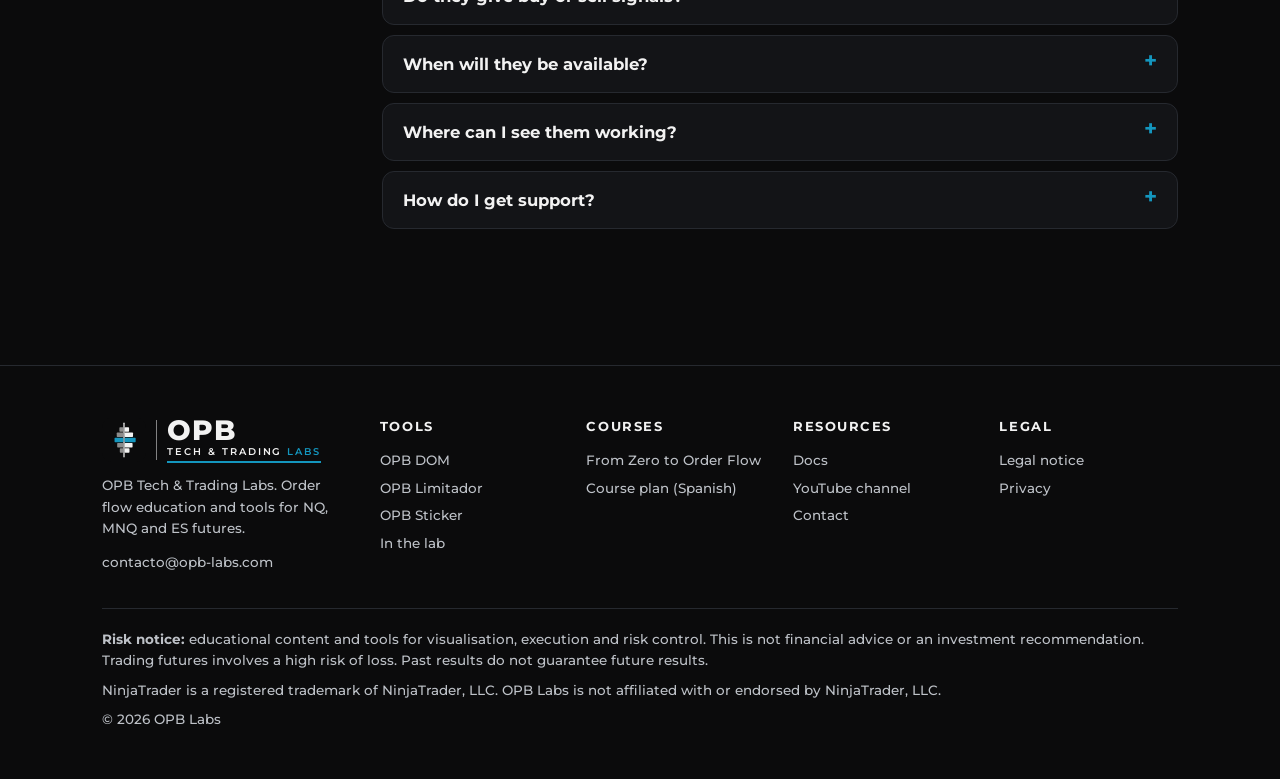
<file: en/docs.html>
<!DOCTYPE html>
<html lang="en">
<head>
<meta charset="utf-8">
<meta name="viewport" content="width=device-width,initial-scale=1">
<title>Docs · OPB Labs</title>
<meta name="description" content="Documentation for OPB Labs tools for NinjaTrader 8: requirements, installation, user manuals and FAQ.">
<link rel="alternate" hreflang="es" href="https://opb-labs.com/documentacion">
<link rel="alternate" hreflang="en" href="https://opb-labs.com/en/docs">
<link rel="alternate" hreflang="x-default" href="https://opb-labs.com/documentacion">
<link rel="icon" href="../assets/logo.svg" type="image/svg+xml">
<link rel="stylesheet" href="../assets/fonts.css">
<style>
:root{--bg:#0B0B0C;--panel:#131417;--panel2:#1a1c20;--line:#26292f;--acc:#1496BE;--w:#F2F2F2;--t2:#BEC2C8;--t3:#787C82;--g:#4CD964}
*{box-sizing:border-box}
body{margin:0;background:var(--bg);color:var(--w);font-family:Montserrat,system-ui,sans-serif;font-weight:500;line-height:1.7;font-size:16.5px}
a{color:var(--acc)}
.wrap{max-width:1120px;margin:0 auto;padding:0 22px}
.kicker{color:var(--acc);font-weight:700;font-size:12px;letter-spacing:.2em;text-transform:uppercase}
h1{font-weight:800;font-size:clamp(32px,5vw,48px);line-height:1.1;margin:10px 0 12px}
h2{font-weight:800;font-size:clamp(24px,3vw,30px);margin:0 0 8px}
h3{font-size:18px;margin:0 0 6px}
p,li{color:var(--t2)}
.sub{font-size:18px;max-width:640px}
.doc{display:grid;grid-template-columns:230px 1fr;gap:50px;padding:56px 22px 30px}
.toc{position:sticky;top:96px;align-self:start}
.toc b{display:block;color:var(--t3);font-size:12px;letter-spacing:.14em;text-transform:uppercase;margin-bottom:10px}
.toc a{display:block;color:var(--t2);text-decoration:none;font-weight:600;font-size:14.5px;padding:6px 0 6px 12px;border-left:2px solid var(--line)}
.toc a:hover{color:var(--w);border-color:var(--acc)}
section{padding:0 0 56px}
.box{background:var(--panel);border:1px solid var(--line);border-radius:14px;padding:20px 24px;margin:16px 0}
.steps{counter-reset:s;list-style:none;padding:0;margin:14px 0 0}
.steps li{counter-increment:s;position:relative;padding:6px 0 6px 42px}
.steps li:before{content:counter(s);position:absolute;left:0;top:6px;width:28px;height:28px;border-radius:50%;background:var(--acc);color:#fff;font-weight:800;font-size:14px;display:grid;place-items:center}
kbd{font-family:"JetBrains Mono",monospace;font-size:13.5px;background:var(--panel2);border:1px solid var(--line);border-radius:6px;padding:1px 7px;color:var(--w)}
.cards{display:grid;grid-template-columns:repeat(3,1fr);gap:16px;margin-top:18px}
.card{background:var(--panel);border:1px solid var(--line);border-radius:14px;padding:22px}
.card p{font-size:15px;margin:0 0 12px}
.status{display:inline-flex;align-items:center;gap:8px;font-family:"JetBrains Mono",monospace;font-size:11.5px;letter-spacing:.08em;text-transform:uppercase;color:var(--t2);border:1px solid var(--line);padding:3px 10px;border-radius:999px;margin-bottom:12px}
.status:before{content:"";width:7px;height:7px;border-radius:50%;background:var(--acc)}
.card a{font-weight:700;text-decoration:none;font-size:14.5px}
details{background:var(--panel);border:1px solid var(--line);border-radius:12px;padding:14px 20px;margin:10px 0}
details[open]{border-color:#34404a}
summary{cursor:pointer;font-weight:700;list-style:none;display:flex;justify-content:space-between;gap:12px}
summary::-webkit-details-marker{display:none}summary:after{content:"+";color:var(--acc);font-size:22px;line-height:1}
details[open] summary:after{content:"−"}
details p{margin:10px 0 0}
@media(max-width:860px){.doc{grid-template-columns:1fr;gap:24px}.toc{position:static}.cards{grid-template-columns:1fr}}
</style>
</head>
<body>
<script src="../assets/site.js" data-part="nav"></script>
<div class="wrap doc">
  <aside class="toc">
    <b>On this page</b>
    <a href="#instalacion">Getting started</a>
    <a href="#manuales">Manuals</a>
    <a href="#faq">FAQ</a>
  </aside>

  <main>
    <span class="kicker">Docs</span>
    <h1>OPB Labs tool guides</h1>
    <p class="sub">Requirements, installation and user manuals. Each guide will be completed when its tool becomes available.</p>

    <section id="instalacion" style="margin-top:40px">
      <h2>Getting started</h2>
      <div class="box">
        <h3>Requirements</h3>
        <ul>
          <li>NinjaTrader 8 installed on Windows.</li>
          <li>Market data with book depth (Level 2) for the order flow tools.</li>
          <li>Designed and tested on NQ, MNQ and ES futures.</li>
        </ul>
      </div>
      <div class="box">
        <h3>Installing an AddOn in NinjaTrader 8</h3>
        <p>This is NinjaTrader's general procedure for importing add-ons. Tool-specific details will be in each manual.</p>
        <ol class="steps">
          <li>Download the tool's <kbd>.zip</kbd> file. Do not unzip it.</li>
          <li>In the NinjaTrader Control Center, open <kbd>Tools</kbd> → <kbd>Import</kbd> → <kbd>NinjaScript Add-On…</kbd></li>
          <li>Select the <kbd>.zip</kbd> file and confirm the import.</li>
          <li>If NinjaTrader asks, restart it so the tool appears in its menus.</li>
        </ol>
      </div>
    </section>

    <section id="manuales">
      <h2>Manuals</h2>
      <p>Features, settings and usage examples for each tool.</p>
      <div class="cards">
        <div class="card"><span class="status">In preparation</span><h3>OPB DOM</h3><p>Columns, session profile, P/S, absorption detector, alerts and trading with ATM.</p><a href="tools.html#dom">What it does →</a></div>
        <div class="card"><span class="status">In preparation</span><h3>OPB Limitador</h3><p>Daily limits, drawdown, max contracts, prop firm profiles and locking.</p><a href="tools.html#limitador">What it does →</a></div>
        <div class="card"><span class="status">In preparation</span><h3>OPB Sticker</h3><p>Styles, editing, images and how to use it in reviews and videos.</p><a href="tools.html#sticker">What it does →</a></div>
      </div>
    </section>

    <section id="faq">
      <h2>FAQ</h2>
      <details><summary>Do they work on platforms other than NinjaTrader 8?</summary><p>No. They are AddOns and indicators written for NinjaTrader 8.</p></details>
      <details><summary>Do they give buy or sell signals?</summary><p>No. They are tools for visualisation, execution and risk control. Trading decisions are always yours.</p></details>
      <details><summary>When will they be available?</summary><p>They are not for sale yet. Write to <a href="mailto:contacto@opb-labs.com">contacto@opb-labs.com</a> and I will let you know when they are.</p></details>
      <details><summary>Where can I see them working?</summary><p>In the sessions on the YouTube channel <a href="https://www.youtube.com/@opb_labs" target="_blank" rel="noopener">@opb_labs</a> (videos in Spanish).</p></details>
      <details><summary>How do I get support?</summary><p>By email at <a href="mailto:contacto@opb-labs.com">contacto@opb-labs.com</a>, in English or Spanish.</p></details>
    </section>
  </main>
</div>

<script src="../assets/site.js" data-part="footer"></script>
</body>
</html>
</file>
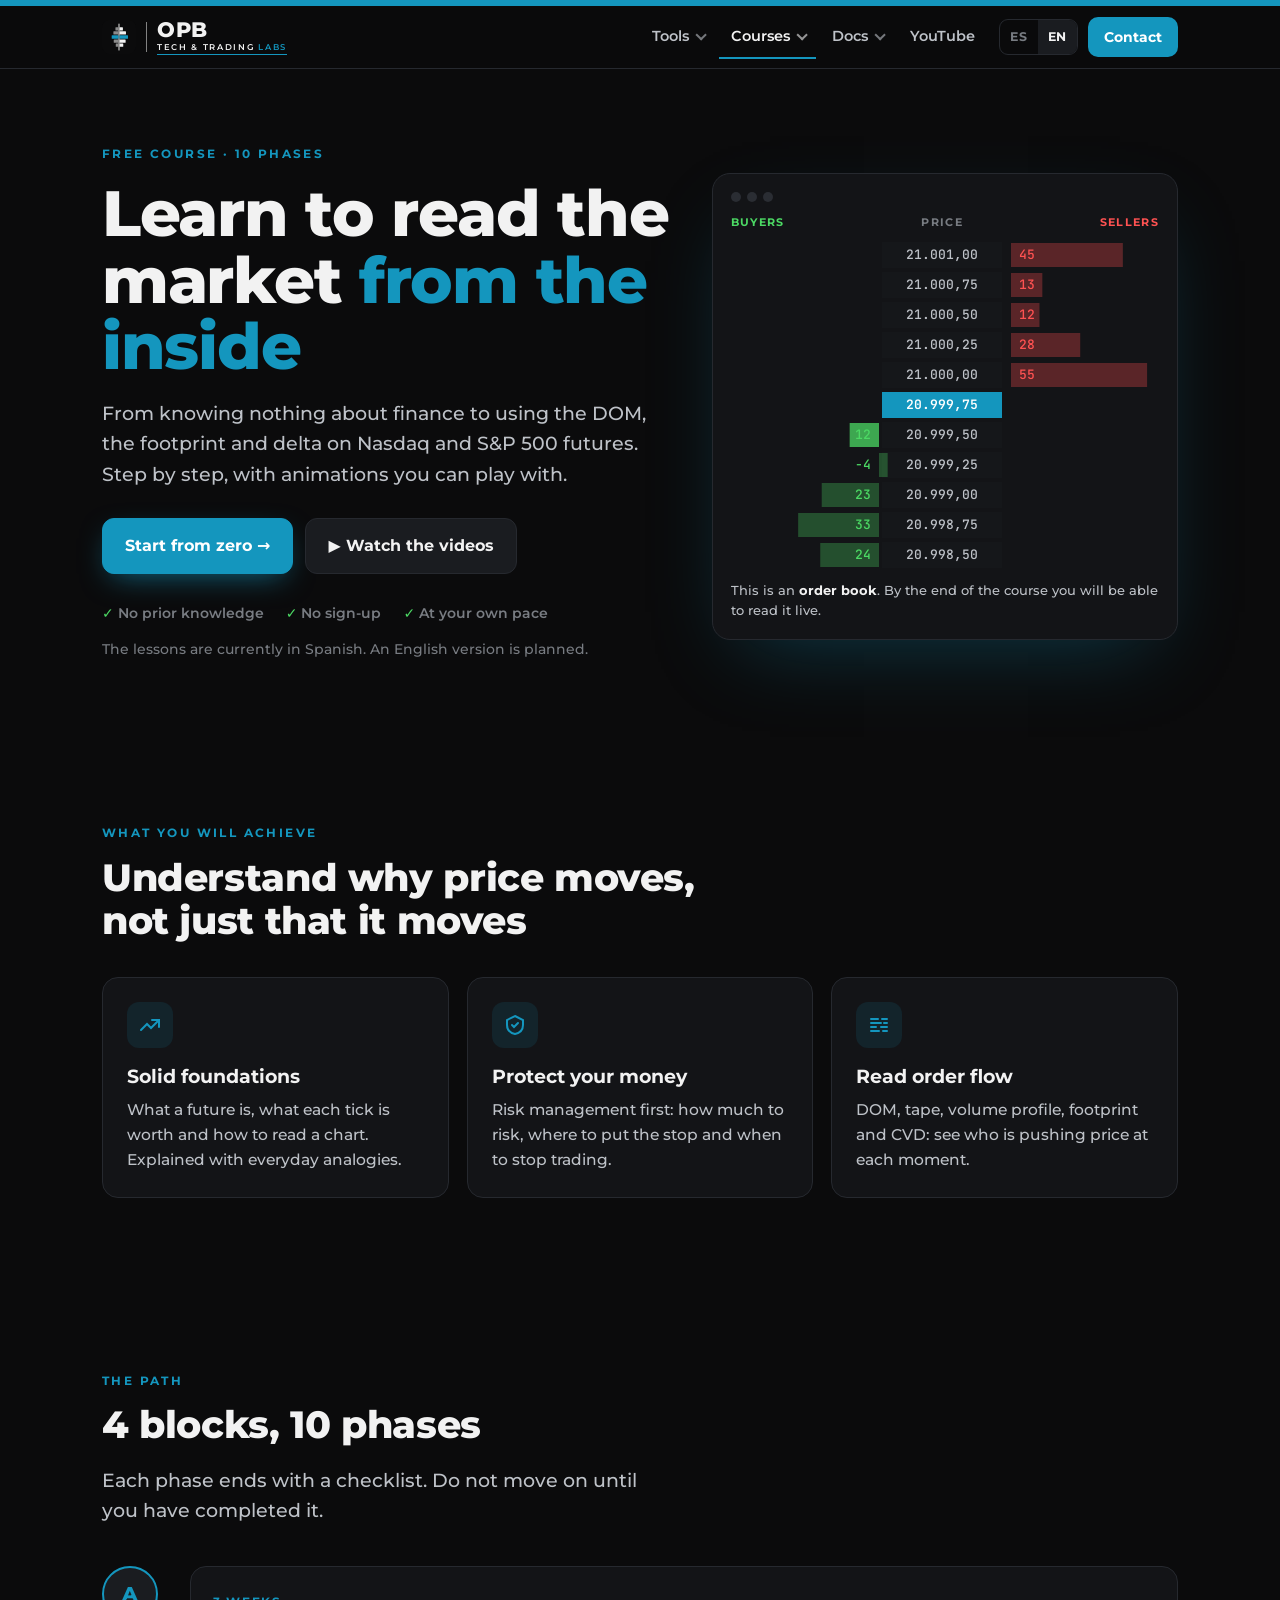
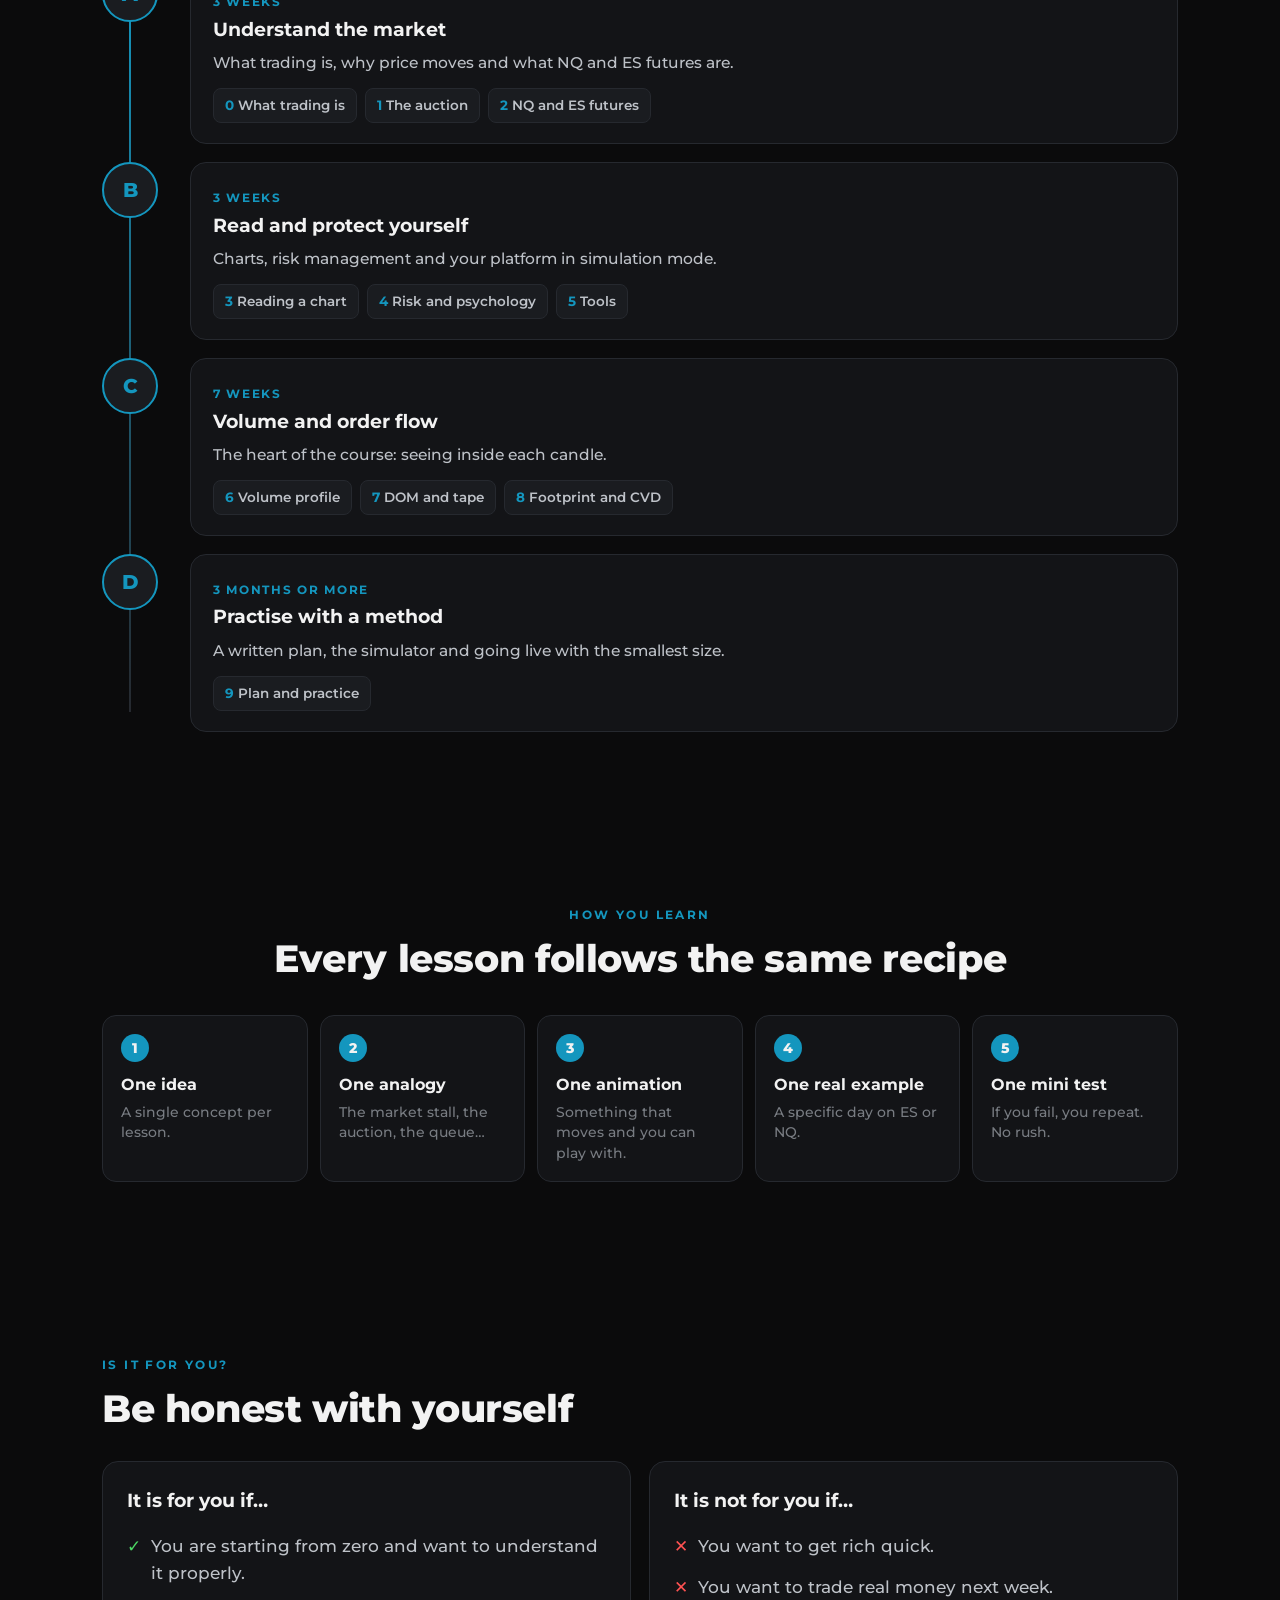
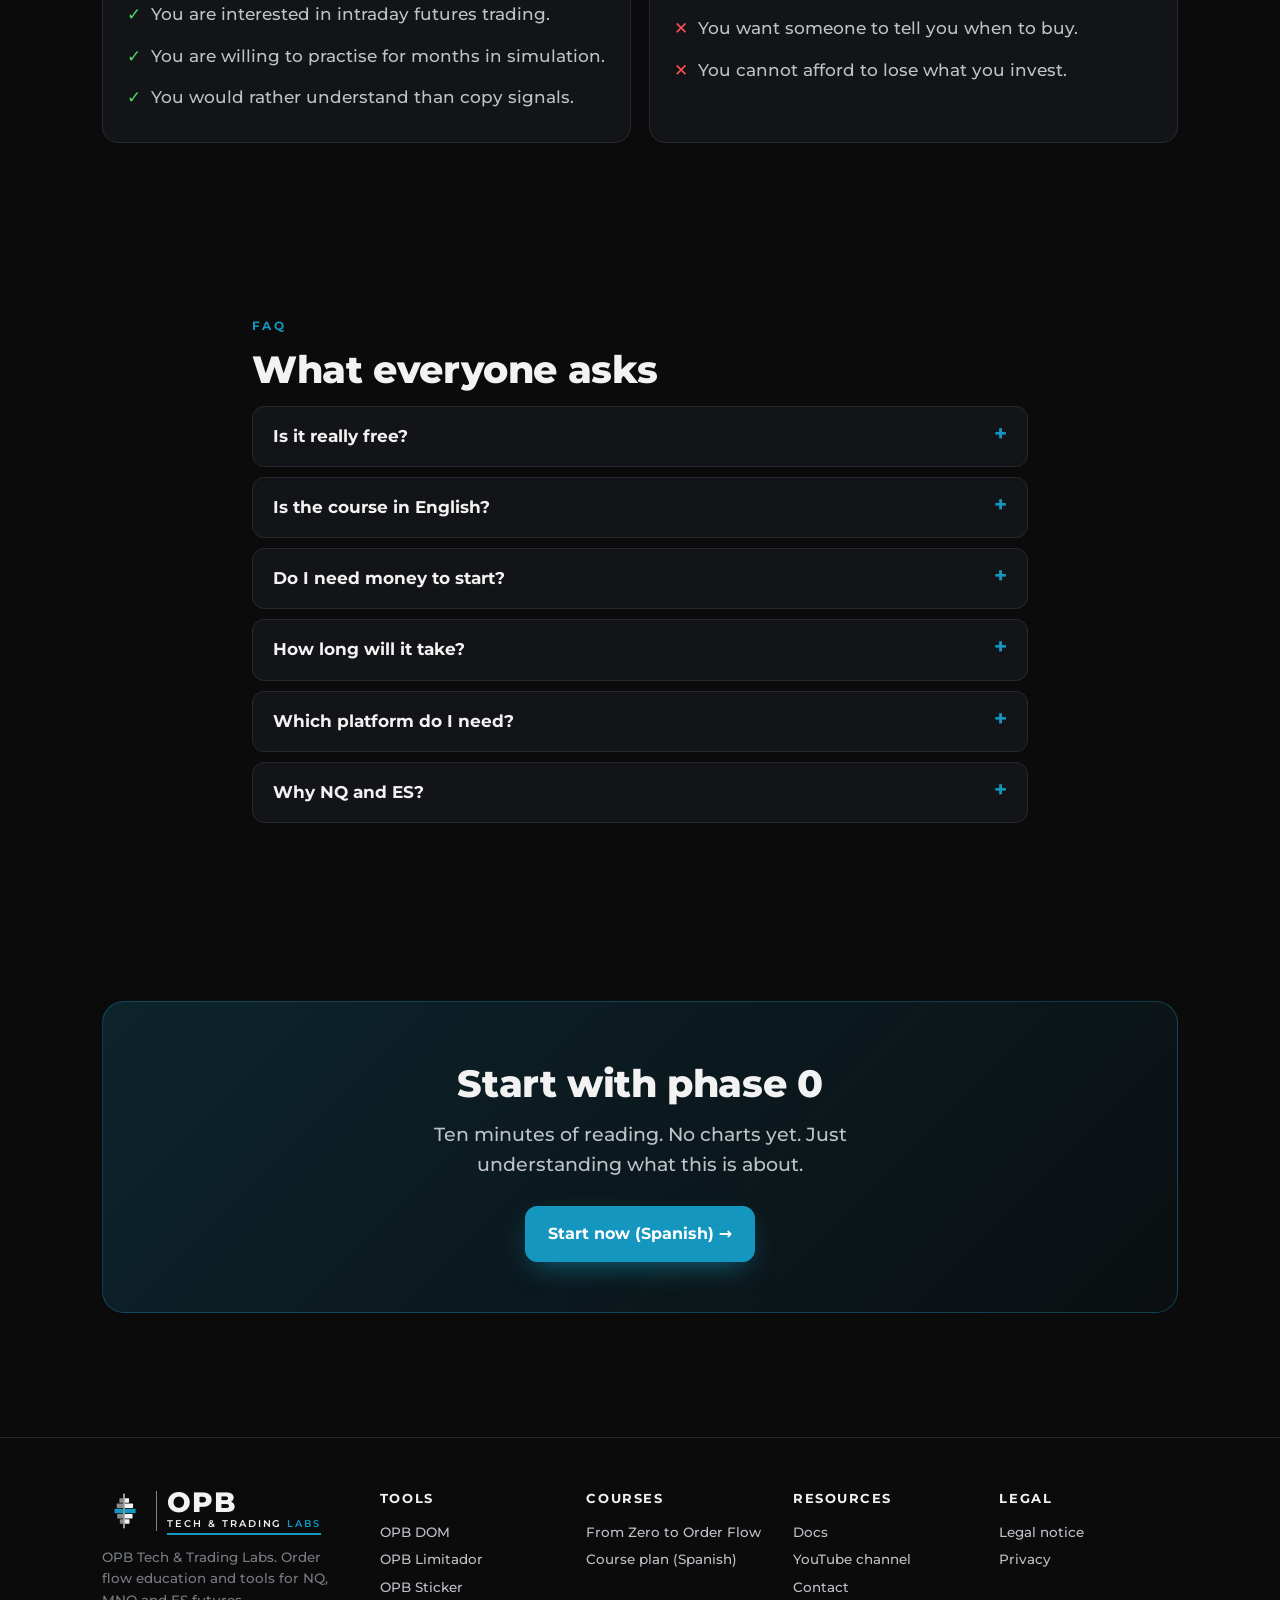
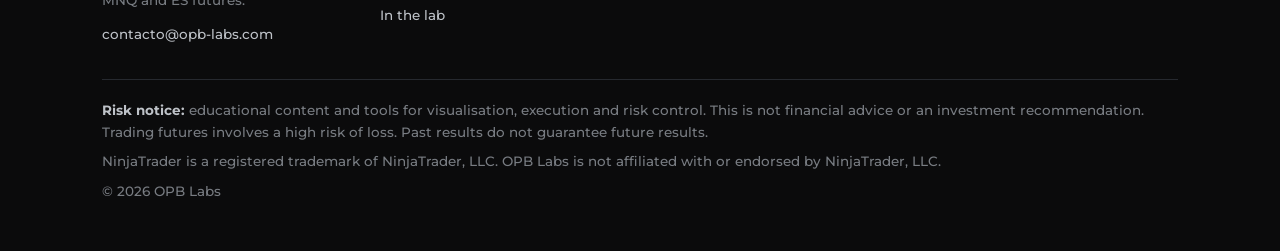
<file: en/learn.html>
<!DOCTYPE html>
<html lang="en">
<head>
<meta charset="utf-8">
<meta name="viewport" content="width=device-width,initial-scale=1">
<title>From Zero to Order Flow · Free course · OPB Labs</title>
<meta name="description" content="Free course to learn Nasdaq and S&P 500 futures trading from zero to order flow, with interactive animations.">
<meta property="og:title" content="From Zero to Order Flow · Free course">
<meta property="og:description" content="Learn to read the market from the inside: from knowing nothing to using the DOM, footprint and CVD on NQ and ES futures.">
<link rel="alternate" hreflang="es" href="https://opb-labs.com/aprende">
<link rel="alternate" hreflang="en" href="https://opb-labs.com/en/learn">
<link rel="alternate" hreflang="x-default" href="https://opb-labs.com/aprende">
<link rel="icon" href="../assets/logo.svg" type="image/svg+xml">
<link rel="stylesheet" href="../assets/fonts.css">
<style>
:root{--bg:#0B0B0C;--panel:#131417;--panel2:#1a1c20;--line:#26292f;--acc:#1496BE;--w:#F2F2F2;--t2:#BEC2C8;--t3:#787C82;--g:#4CD964;--r:#FF5252;--y:#FFE14D}
*{box-sizing:border-box}html{scroll-behavior:smooth}
body{margin:0;background:var(--bg);color:var(--w);font-family:Montserrat,system-ui,sans-serif;font-weight:500;line-height:1.6;font-size:17px}
a{color:inherit}
.wrap{max-width:1120px;margin:0 auto;padding:0 22px}
.topbar{height:6px;background:var(--acc)}
nav{position:sticky;top:0;z-index:50;background:rgba(11,11,12,.88);backdrop-filter:blur(10px);border-bottom:1px solid var(--line)}
nav .wrap{display:flex;align-items:center;justify-content:space-between;height:60px}
.brand{display:flex;align-items:center;gap:10px;text-decoration:none;font-weight:800;letter-spacing:.06em}.brand b{color:var(--acc)}
.links a{color:var(--t2);text-decoration:none;font-weight:600;font-size:14px;margin-left:22px}.links a:hover{color:var(--w)}
.btn{display:inline-flex;align-items:center;gap:8px;text-decoration:none;font-weight:700;font-size:16px;padding:14px 22px;border-radius:12px;border:1px solid var(--line);background:var(--panel2);transition:.2s}
.btn:hover{border-color:var(--acc);transform:translateY(-2px)}
.btn.main{background:var(--acc);border-color:var(--acc);color:#fff;box-shadow:0 10px 30px -10px rgba(20,150,190,.7)}
.kicker{display:inline-block;color:var(--acc);font-weight:700;font-size:12px;letter-spacing:.2em;text-transform:uppercase}
h1{font-weight:800;font-size:clamp(36px,6vw,64px);line-height:1.04;letter-spacing:-.02em;margin:14px 0 18px}
h1 em{font-style:normal;color:var(--acc)}
h2{font-weight:800;font-size:clamp(26px,3.6vw,38px);line-height:1.15;letter-spacing:-.01em;margin:10px 0 14px}
.sub{color:var(--t2);font-size:19px;max-width:560px}
section{padding:84px 0}section.wrap{padding:84px 22px}
.hero{display:grid;grid-template-columns:1.1fr .9fr;gap:40px;align-items:center;padding:70px 22px 60px}
@media(max-width:860px){.hero{grid-template-columns:1fr}.links a:not(.yt){display:none}}
.cta{display:flex;gap:12px;flex-wrap:wrap;margin-top:28px}
.trust{display:flex;gap:22px;flex-wrap:wrap;margin-top:28px;color:var(--t3);font-size:14px;font-weight:600}
.trust span:before{content:"✓ ";color:var(--g)}
.screen{background:var(--panel);border:1px solid var(--line);border-radius:18px;padding:18px;box-shadow:0 30px 80px -30px rgba(20,150,190,.35)}
.screen-top{display:flex;gap:6px;margin-bottom:12px}.screen-top i{width:10px;height:10px;border-radius:50%;background:#2a2d33}
.screen-label{display:flex;justify-content:space-between;font-size:11px;letter-spacing:.12em;color:var(--t3);font-weight:700;margin-bottom:8px}
#ladder{width:100%;height:330px;display:block}
.screen-cap{font-size:13px;color:var(--t2);margin-top:10px}.screen-cap b{color:var(--w)}
.grid3{display:grid;grid-template-columns:repeat(3,1fr);gap:18px;margin-top:34px}
@media(max-width:860px){.grid3{grid-template-columns:1fr}}
.card{background:var(--panel);border:1px solid var(--line);border-radius:16px;padding:24px;transition:.2s}
.card:hover{border-color:#34404a}
.ico{width:46px;height:46px;border-radius:12px;background:rgba(20,150,190,.12);display:grid;place-items:center;margin-bottom:14px}
.card h3{margin:0 0 6px;font-size:19px;font-weight:700}.card p{margin:0;color:var(--t2);font-size:15.5px}
.center{text-align:center}.center .sub{margin:0 auto}
.path{position:relative;margin-top:40px;display:grid;gap:18px}
.step{display:grid;grid-template-columns:70px 1fr;gap:18px;align-items:start}
.dot{width:56px;height:56px;border-radius:50%;background:var(--panel2);border:2px solid var(--acc);display:grid;place-items:center;font-weight:800;color:var(--acc);font-size:20px;position:relative;z-index:1}
.path:before{content:"";position:absolute;left:27px;top:20px;bottom:20px;width:2px;background:linear-gradient(var(--acc),#26292f)}
.step .card{padding:20px 22px}
.step .card small{color:var(--acc);font-weight:700;font-size:12px;letter-spacing:.14em}
.phases{display:flex;flex-wrap:wrap;gap:8px;margin-top:12px}
.phases a{text-decoration:none;font-size:13.5px;font-weight:600;color:var(--t2);background:var(--panel2);border:1px solid var(--line);border-radius:8px;padding:6px 11px;transition:.15s}
.phases a:hover{color:var(--w);border-color:var(--acc)}
.phases a b{color:var(--acc);margin-right:4px}
.method{display:grid;grid-template-columns:repeat(5,1fr);gap:12px;margin-top:34px;counter-reset:m}
@media(max-width:860px){.method{grid-template-columns:1fr 1fr}}
.m{background:var(--panel);border:1px solid var(--line);border-radius:14px;padding:18px;counter-increment:m}
.m:before{content:counter(m);display:inline-grid;place-items:center;width:28px;height:28px;border-radius:50%;background:var(--acc);font-weight:800;font-size:14px;margin-bottom:10px}
.m b{display:block;font-size:16px}.m span{color:var(--t3);font-size:14px;line-height:1.45;display:block;margin-top:4px}
.two{display:grid;grid-template-columns:1fr 1fr;gap:18px;margin-top:30px}
@media(max-width:760px){.two{grid-template-columns:1fr}}
.two ul{list-style:none;padding:0;margin:10px 0 0}.two li{padding:7px 0;color:var(--t2);display:flex;gap:10px}
.yes li:before{content:"✓";color:var(--g);font-weight:800}.no li:before{content:"✕";color:var(--r);font-weight:800}
details{background:var(--panel);border:1px solid var(--line);border-radius:12px;padding:16px 20px;margin:10px 0}
details[open]{border-color:#34404a}
summary{cursor:pointer;font-weight:700;list-style:none;display:flex;justify-content:space-between;gap:12px}
summary::-webkit-details-marker{display:none}summary:after{content:"+";color:var(--acc);font-size:22px;line-height:1}
details[open] summary:after{content:"−"}
details p{color:var(--t2);margin:10px 0 0}
.final{background:linear-gradient(135deg,rgba(20,150,190,.18),rgba(20,150,190,.03));border:1px solid rgba(20,150,190,.35);border-radius:22px;padding:50px 30px;text-align:center}
footer{border-top:1px solid var(--line);padding:30px 0 50px;color:var(--t3);font-size:13.5px}
footer a{color:var(--t2)}
.reveal{opacity:0;transform:translateY(16px);transition:opacity .7s,transform .7s}.reveal.in{opacity:1;transform:none}
@media(prefers-reduced-motion:reduce){.reveal{opacity:1;transform:none;transition:none}}
.note{color:var(--t3);font-size:14px;margin-top:14px}
</style>
</head>
<body>
<script src="../assets/site.js" data-part="nav"></script>
<header class="wrap hero">
  <div>
    <span class="kicker">Free course · 10 phases</span>
    <h1>Learn to read the market <em>from the inside</em></h1>
    <p class="sub">From knowing nothing about finance to using the DOM, the footprint and delta on Nasdaq and S&amp;P 500 futures. Step by step, with animations you can play with.</p>
    <div class="cta">
      <a class="btn main" href="../curso.html#fase-0" hreflang="es">Start from zero →</a>
      <a class="btn" href="https://www.youtube.com/@opb_labs" target="_blank" rel="noopener">▶ Watch the videos</a>
    </div>
    <div class="trust"><span>No prior knowledge</span><span>No sign-up</span><span>At your own pace</span></div>
    <p class="note">The lessons are currently in Spanish. An English version is planned.</p>
  </div>
  <div class="screen" aria-hidden="true">
    <div class="screen-top"><i></i><i></i><i></i></div>
    <div class="screen-label"><span class="gr" style="color:#4CD964">BUYERS</span><span>PRICE</span><span style="color:#FF5252">SELLERS</span></div>
    <canvas id="ladder"></canvas>
    <div class="screen-cap">This is an <b>order book</b>. By the end of the course you will be able to read it live.</div>
  </div>
</header>

<section class="wrap reveal">
  <span class="kicker">What you will achieve</span>
  <h2>Understand why price moves,<br>not just that it moves</h2>
  <div class="grid3">
    <div class="card"><div class="ico"><svg width="24" height="24" viewBox="0 0 24 24" fill="none" stroke="#1496BE" stroke-width="2" stroke-linecap="round"><path d="M3 17l6-6 4 4 8-8"/><path d="M14 7h7v7"/></svg></div><h3>Solid foundations</h3><p>What a future is, what each tick is worth and how to read a chart. Explained with everyday analogies.</p></div>
    <div class="card"><div class="ico"><svg width="24" height="24" viewBox="0 0 24 24" fill="none" stroke="#1496BE" stroke-width="2" stroke-linecap="round"><path d="M12 3l8 4v5c0 5-3.5 8-8 9-4.5-1-8-4-8-9V7z"/><path d="M9 12l2 2 4-4"/></svg></div><h3>Protect your money</h3><p>Risk management first: how much to risk, where to put the stop and when to stop trading.</p></div>
    <div class="card"><div class="ico"><svg width="24" height="24" viewBox="0 0 24 24" fill="none" stroke="#1496BE" stroke-width="2" stroke-linecap="round"><path d="M4 6h7M4 10h10M4 14h5M4 18h8"/><path d="M15 6h5M17 10h3M14 14h6M16 18h4"/></svg></div><h3>Read order flow</h3><p>DOM, tape, volume profile, footprint and CVD: see who is pushing price at each moment.</p></div>
  </div>
</section>

<section class="wrap reveal" id="camino">
  <span class="kicker">The path</span>
  <h2>4 blocks, 10 phases</h2>
  <p class="sub">Each phase ends with a checklist. Do not move on until you have completed it.</p>
  <div class="path">
    <div class="step"><div class="dot">A</div><div class="card"><small>3 WEEKS</small><h3>Understand the market</h3><p>What trading is, why price moves and what NQ and ES futures are.</p>
      <div class="phases"><a href="../curso.html#fase-0" hreflang="es"><b>0</b>What trading is</a><a href="../curso.html#fase-1" hreflang="es"><b>1</b>The auction</a><a href="../curso.html#fase-2" hreflang="es"><b>2</b>NQ and ES futures</a></div></div></div>
    <div class="step"><div class="dot">B</div><div class="card"><small>3 WEEKS</small><h3>Read and protect yourself</h3><p>Charts, risk management and your platform in simulation mode.</p>
      <div class="phases"><a href="../curso.html#fase-3" hreflang="es"><b>3</b>Reading a chart</a><a href="../curso.html#fase-4" hreflang="es"><b>4</b>Risk and psychology</a><a href="../curso.html#fase-5" hreflang="es"><b>5</b>Tools</a></div></div></div>
    <div class="step"><div class="dot">C</div><div class="card"><small>7 WEEKS</small><h3>Volume and order flow</h3><p>The heart of the course: seeing inside each candle.</p>
      <div class="phases"><a href="../curso.html#fase-6" hreflang="es"><b>6</b>Volume profile</a><a href="../curso.html#fase-7" hreflang="es"><b>7</b>DOM and tape</a><a href="../curso.html#fase-8" hreflang="es"><b>8</b>Footprint and CVD</a></div></div></div>
    <div class="step"><div class="dot">D</div><div class="card"><small>3 MONTHS OR MORE</small><h3>Practise with a method</h3><p>A written plan, the simulator and going live with the smallest size.</p>
      <div class="phases"><a href="../curso.html#fase-9" hreflang="es"><b>9</b>Plan and practice</a></div></div></div>
  </div>
</section>

<section class="wrap reveal center">
  <span class="kicker">How you learn</span>
  <h2>Every lesson follows the same recipe</h2>
  <div class="method" style="text-align:left">
    <div class="m"><b>One idea</b><span>A single concept per lesson.</span></div>
    <div class="m"><b>One analogy</b><span>The market stall, the auction, the queue…</span></div>
    <div class="m"><b>One animation</b><span>Something that moves and you can play with.</span></div>
    <div class="m"><b>One real example</b><span>A specific day on ES or NQ.</span></div>
    <div class="m"><b>One mini test</b><span>If you fail, you repeat. No rush.</span></div>
  </div>
</section>

<section class="wrap reveal">
  <span class="kicker">Is it for you?</span>
  <h2>Be honest with yourself</h2>
  <div class="two">
    <div class="card yes"><h3>It is for you if…</h3><ul><li>You are starting from zero and want to understand it properly.</li><li>You are interested in intraday futures trading.</li><li>You are willing to practise for months in simulation.</li><li>You would rather understand than copy signals.</li></ul></div>
    <div class="card no"><h3>It is not for you if…</h3><ul><li>You want to get rich quick.</li><li>You want to trade real money next week.</li><li>You want someone to tell you when to buy.</li><li>You cannot afford to lose what you invest.</li></ul></div>
  </div>
</section>

<section class="wrap reveal" id="preguntas" style="max-width:820px">
  <span class="kicker">FAQ</span>
  <h2>What everyone asks</h2>
  <details><summary>Is it really free?</summary><p>Yes. All the content on this site is free and you do not need to sign up. Your progress is saved in your own browser.</p></details>
  <details><summary>Is the course in English?</summary><p>Not yet. The lessons are currently in Spanish; an English version is planned. Your browser's translation feature works reasonably well in the meantime.</p></details>
  <details><summary>Do I need money to start?</summary><p>No. The first phases are theory and practice on a simulation account. Trading real money is not recommended until phase 9, and always starting with micros (MES or MNQ).</p></details>
  <details><summary>How long will it take?</summary><p>About 13 weeks of learning at 5–7 hours a week, plus several months of practice in simulation. What matters is completing each checklist, not the date.</p></details>
  <details><summary>Which platform do I need?</summary><p>Any platform that shows the DOM and footprint: NinjaTrader 8, Sierra Chart, ATAS or Quantower, among others. Phase 5 explains how to set it up in simulation.</p></details>
  <details><summary>Why NQ and ES?</summary><p>They are the most traded US index futures, with deep liquidity and micro versions to start with little risk.</p></details>
</section>

<section class="wrap reveal">
  <div class="final">
    <h2>Start with phase 0</h2>
    <p class="sub" style="margin:0 auto 26px">Ten minutes of reading. No charts yet. Just understanding what this is about.</p>
    <a class="btn main" href="../curso.html#fase-0" hreflang="es">Start now (Spanish) →</a>
  </div>
</section>

<script src="../assets/site.js" data-part="footer"></script>

<script>
/* libro de órdenes animado de la portada */
(function(){
  const cv=document.getElementById('ladder');const rows=11;let price=21000,bids=[],asks=[],flash=-1,ft=0,dir=0;
  for(let i=0;i<rows;i++){bids.push(10+Math.random()*40);asks.push(10+Math.random()*40);}
  function draw(){const dpr=Math.min(devicePixelRatio||1,2),w=cv.clientWidth,h=cv.clientHeight;if(cv.width!==w*dpr){cv.width=w*dpr;cv.height=h*dpr;}
    const c=cv.getContext('2d');c.setTransform(dpr,0,0,dpr,0,0);c.clearRect(0,0,w,h);
    const rh=h/rows,mid=Math.floor(rows/2),pw=Math.min(120,w*.3),side=(w-pw)/2-6,mx=60;
    for(let i=0;i<rows;i++){const y=i*rh,p=price+(mid-i)*0.25;
      c.fillStyle=i===mid?'#1496BE':'#15171a';c.fillRect(side+3,y+2,pw,rh-4);
      c.fillStyle=i===mid?'#fff':'#BEC2C8';c.font=(i===mid?'600 ':'500 ')+'13px JetBrains Mono';c.textAlign='center';
      c.fillText(p.toLocaleString('es-ES',{minimumFractionDigits:2}),side+3+pw/2,y+rh/2+4);
      if(i>mid){const bw=side*Math.min(1,bids[i]/mx);c.fillStyle='rgba(76,217,100,'+(i===flash&&dir<0?.75:.3)+')';c.fillRect(side-bw,y+3,bw,rh-6);c.fillStyle='#4CD964';c.textAlign='right';c.fillText(Math.round(bids[i]),side-8,y+rh/2+4);}
      if(i<mid){const aw=side*Math.min(1,asks[i]/mx);c.fillStyle='rgba(255,82,82,'+(i===flash&&dir>0?.75:.3)+')';c.fillRect(w-side,y+3,aw,rh-6);c.fillStyle='#FF5252';c.textAlign='left';c.fillText(Math.round(asks[i]),w-side+8,y+rh/2+4);}
    }c.textAlign='left';}
  function step(){for(let i=0;i<rows;i++){bids[i]=Math.max(3,bids[i]+(Math.random()-.5)*6);asks[i]=Math.max(3,asks[i]+(Math.random()-.5)*6);}
    const mid=Math.floor(rows/2);ft++;
    if(ft%6===0){dir=Math.random()<.5?1:-1;if(dir>0){asks[mid-1]-=18;flash=mid-1;if(asks[mid-1]<4){price+=.25;asks.shift();asks.push(10+Math.random()*40);bids.shift();bids.push(10+Math.random()*40);}}
      else{bids[mid+1]-=18;flash=mid+1;if(bids[mid+1]<4){price-=.25;asks.unshift(10+Math.random()*40);asks.pop();bids.unshift(10+Math.random()*40);bids.pop();}}}
    else flash=-1;draw();}
  const reduce=matchMedia('(prefers-reduced-motion: reduce)').matches;draw();if(!reduce)setInterval(step,260);addEventListener('resize',draw);
})();
/* aparición suave de secciones */
(function(){const els=document.querySelectorAll('.reveal');if(!('IntersectionObserver' in window)){els.forEach(e=>e.classList.add('in'));return;}
  const io=new IntersectionObserver(es=>es.forEach(e=>{if(e.isIntersecting){e.target.classList.add('in');io.unobserve(e.target);}}),{threshold:.12});els.forEach(e=>io.observe(e));})();
</script>
</body>
</html>
</file>
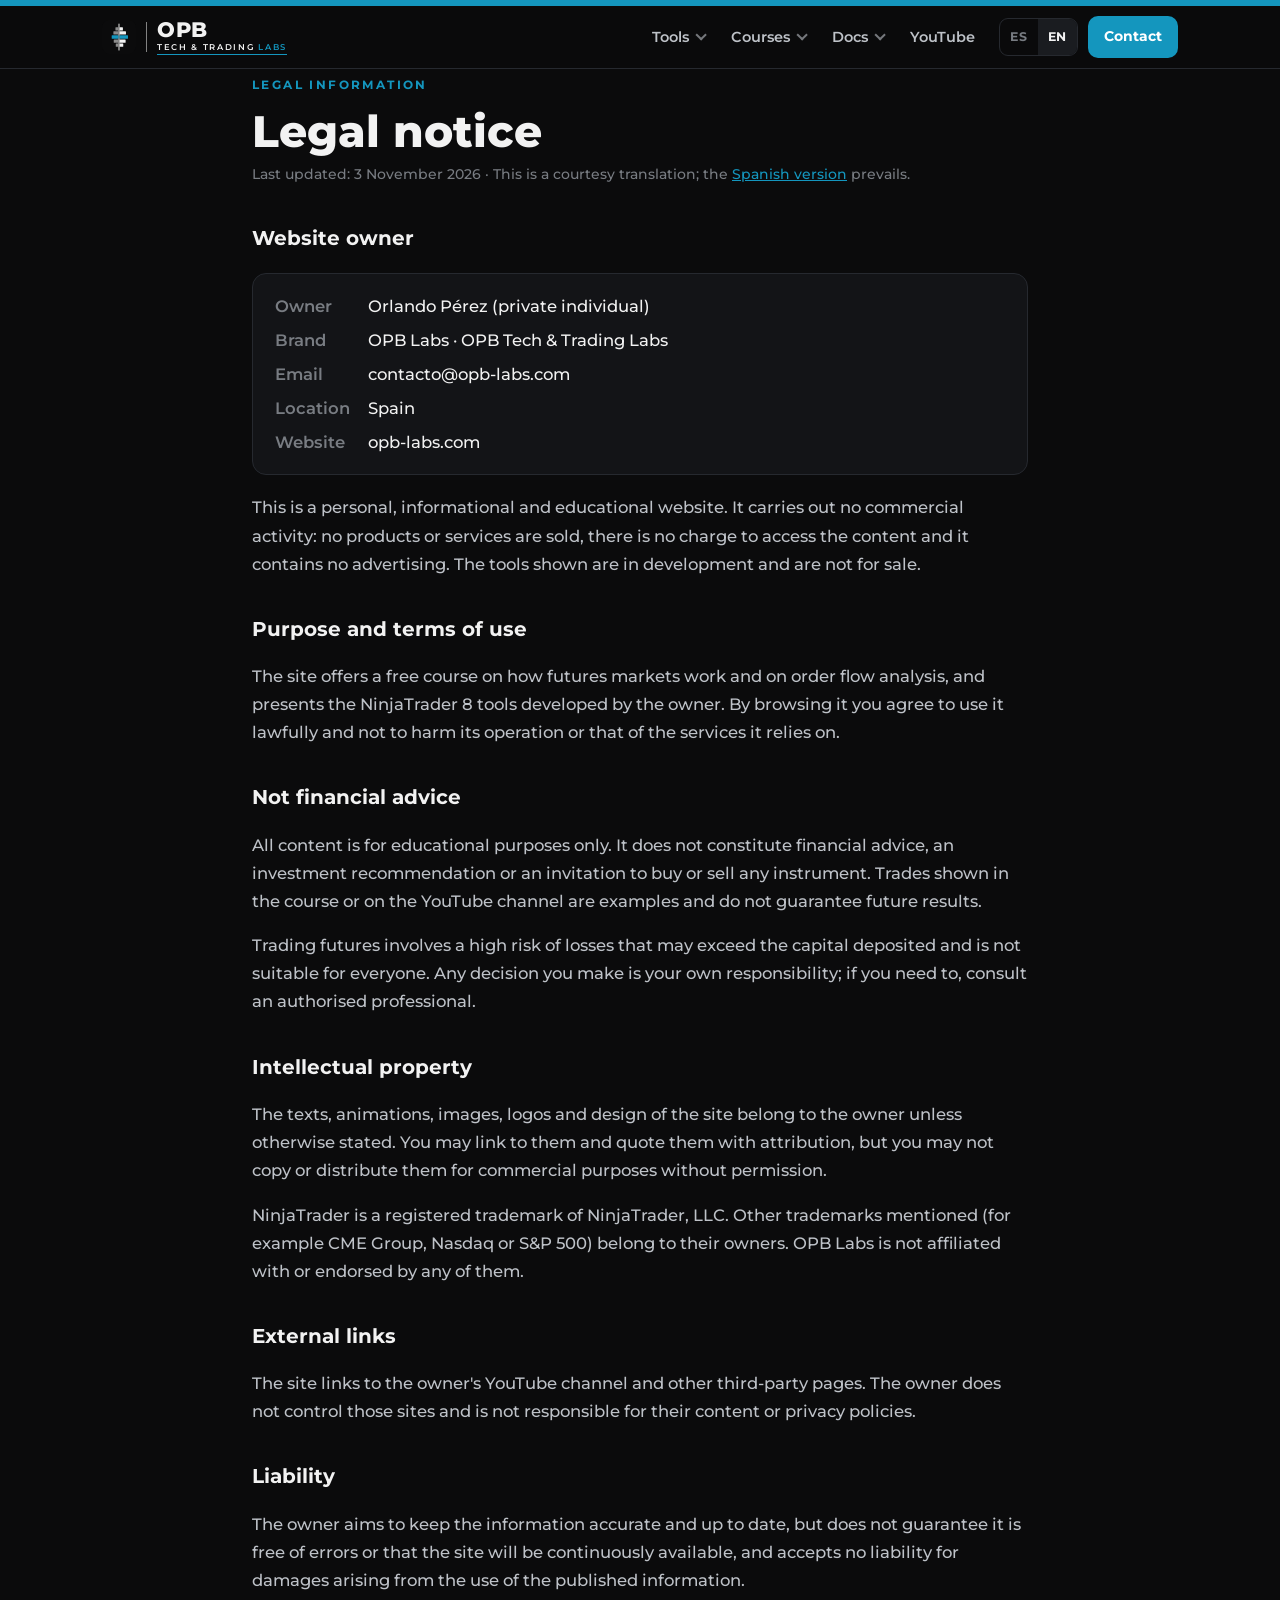
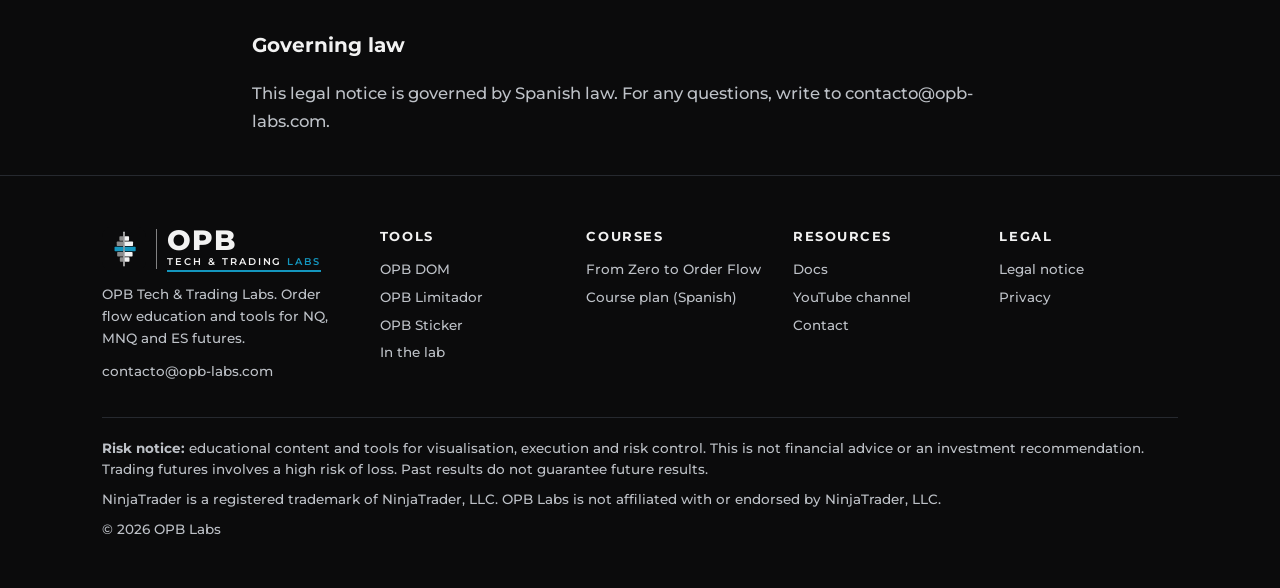
<file: en/legal.html>
<!DOCTYPE html>
<html lang="en">
<head>
<meta charset="utf-8">
<meta name="viewport" content="width=device-width,initial-scale=1">
<title>Legal notice · OPB Labs</title>
<meta name="robots" content="noindex">
<link rel="alternate" hreflang="es" href="https://opb-labs.com/aviso-legal">
<link rel="alternate" hreflang="en" href="https://opb-labs.com/en/legal">
<link rel="alternate" hreflang="x-default" href="https://opb-labs.com/aviso-legal">
<link rel="icon" href="../assets/logo.svg" type="image/svg+xml">
<link rel="stylesheet" href="../assets/fonts.css">
<style>
:root{--bg:#0B0B0C;--panel:#131417;--line:#26292f;--acc:#1496BE;--w:#F2F2F2;--t2:#BEC2C8;--t3:#787C82}
*{box-sizing:border-box}
body{margin:0;background:var(--bg);color:var(--w);font-family:Montserrat,system-ui,sans-serif;font-weight:500;line-height:1.7;font-size:16.5px}
a{color:var(--acc)}
.wrap{max-width:820px;margin:0 auto;padding:0 22px}
.topbar{height:6px;background:var(--acc)}
nav{border-bottom:1px solid var(--line)}
nav .wrap{max-width:1120px;display:flex;align-items:center;justify-content:space-between;height:60px}
.brand{display:flex;align-items:center;gap:10px;text-decoration:none;font-weight:800;letter-spacing:.06em;color:var(--w)}.brand b{color:var(--acc)}
.links a{color:var(--t2);text-decoration:none;font-weight:600;font-size:14px;margin-left:22px}.links a:hover{color:var(--w)}
main{padding:56px 0 70px}
.kicker{color:var(--acc);font-weight:700;font-size:12px;letter-spacing:.2em;text-transform:uppercase}
h1{font-weight:800;font-size:clamp(30px,4.6vw,44px);line-height:1.1;margin:10px 0 8px}
.upd{color:var(--t3);font-size:14px;margin:0 0 34px}
h2{font-weight:700;font-size:20px;margin:34px 0 10px}
p,li{color:var(--t2)}
ul{padding-left:20px}
.id{background:var(--panel);border:1px solid var(--line);border-radius:14px;padding:18px 22px;margin:18px 0}
.id dl{display:grid;grid-template-columns:max-content 1fr;gap:6px 18px;margin:0}
.id dt{color:var(--t3);font-weight:600}.id dd{margin:0;color:var(--w)}
footer{border-top:1px solid var(--line);padding:26px 0 44px;color:var(--t3);font-size:13.5px}
footer a{color:var(--t2)}
@media(max-width:600px){.links a:not(.keep){display:none}.id dl{grid-template-columns:1fr}.id dt{margin-top:6px}}
</style>
</head>
<body>
<script src="../assets/site.js" data-part="nav"></script>
<main class="wrap">
<span class="kicker">Legal information</span>
<h1>Legal notice</h1>
<p class="upd">Last updated: 3 November 2026 · This is a courtesy translation; the <a href="../aviso-legal.html" hreflang="es">Spanish version</a> prevails.</p>

<h2>Website owner</h2>
<div class="id"><dl>
  <dt>Owner</dt><dd>Orlando Pérez (private individual)</dd>
  <dt>Brand</dt><dd>OPB Labs · OPB Tech &amp; Trading Labs</dd>
  <dt>Email</dt><dd>contacto@opb-labs.com</dd>
  <dt>Location</dt><dd>Spain</dd>
  <dt>Website</dt><dd>opb-labs.com</dd>
</dl></div>
<p>This is a personal, informational and educational website. It carries out no commercial activity: no products or services are sold, there is no charge to access the content and it contains no advertising. The tools shown are in development and are not for sale.</p>

<h2>Purpose and terms of use</h2>
<p>The site offers a free course on how futures markets work and on order flow analysis, and presents the NinjaTrader 8 tools developed by the owner. By browsing it you agree to use it lawfully and not to harm its operation or that of the services it relies on.</p>

<h2>Not financial advice</h2>
<p>All content is for educational purposes only. It does not constitute financial advice, an investment recommendation or an invitation to buy or sell any instrument. Trades shown in the course or on the YouTube channel are examples and do not guarantee future results.</p>
<p>Trading futures involves a high risk of losses that may exceed the capital deposited and is not suitable for everyone. Any decision you make is your own responsibility; if you need to, consult an authorised professional.</p>

<h2>Intellectual property</h2>
<p>The texts, animations, images, logos and design of the site belong to the owner unless otherwise stated. You may link to them and quote them with attribution, but you may not copy or distribute them for commercial purposes without permission.</p>
<p>NinjaTrader is a registered trademark of NinjaTrader, LLC. Other trademarks mentioned (for example CME Group, Nasdaq or S&amp;P 500) belong to their owners. OPB Labs is not affiliated with or endorsed by any of them.</p>

<h2>External links</h2>
<p>The site links to the owner's YouTube channel and other third-party pages. The owner does not control those sites and is not responsible for their content or privacy policies.</p>

<h2>Liability</h2>
<p>The owner aims to keep the information accurate and up to date, but does not guarantee it is free of errors or that the site will be continuously available, and accepts no liability for damages arising from the use of the published information.</p>

<h2>Governing law</h2>
<p>This legal notice is governed by Spanish law. For any questions, write to contacto@opb-labs.com.</p>
</main>

<script src="../assets/site.js" data-part="footer"></script>
</body>
</html>
</file>
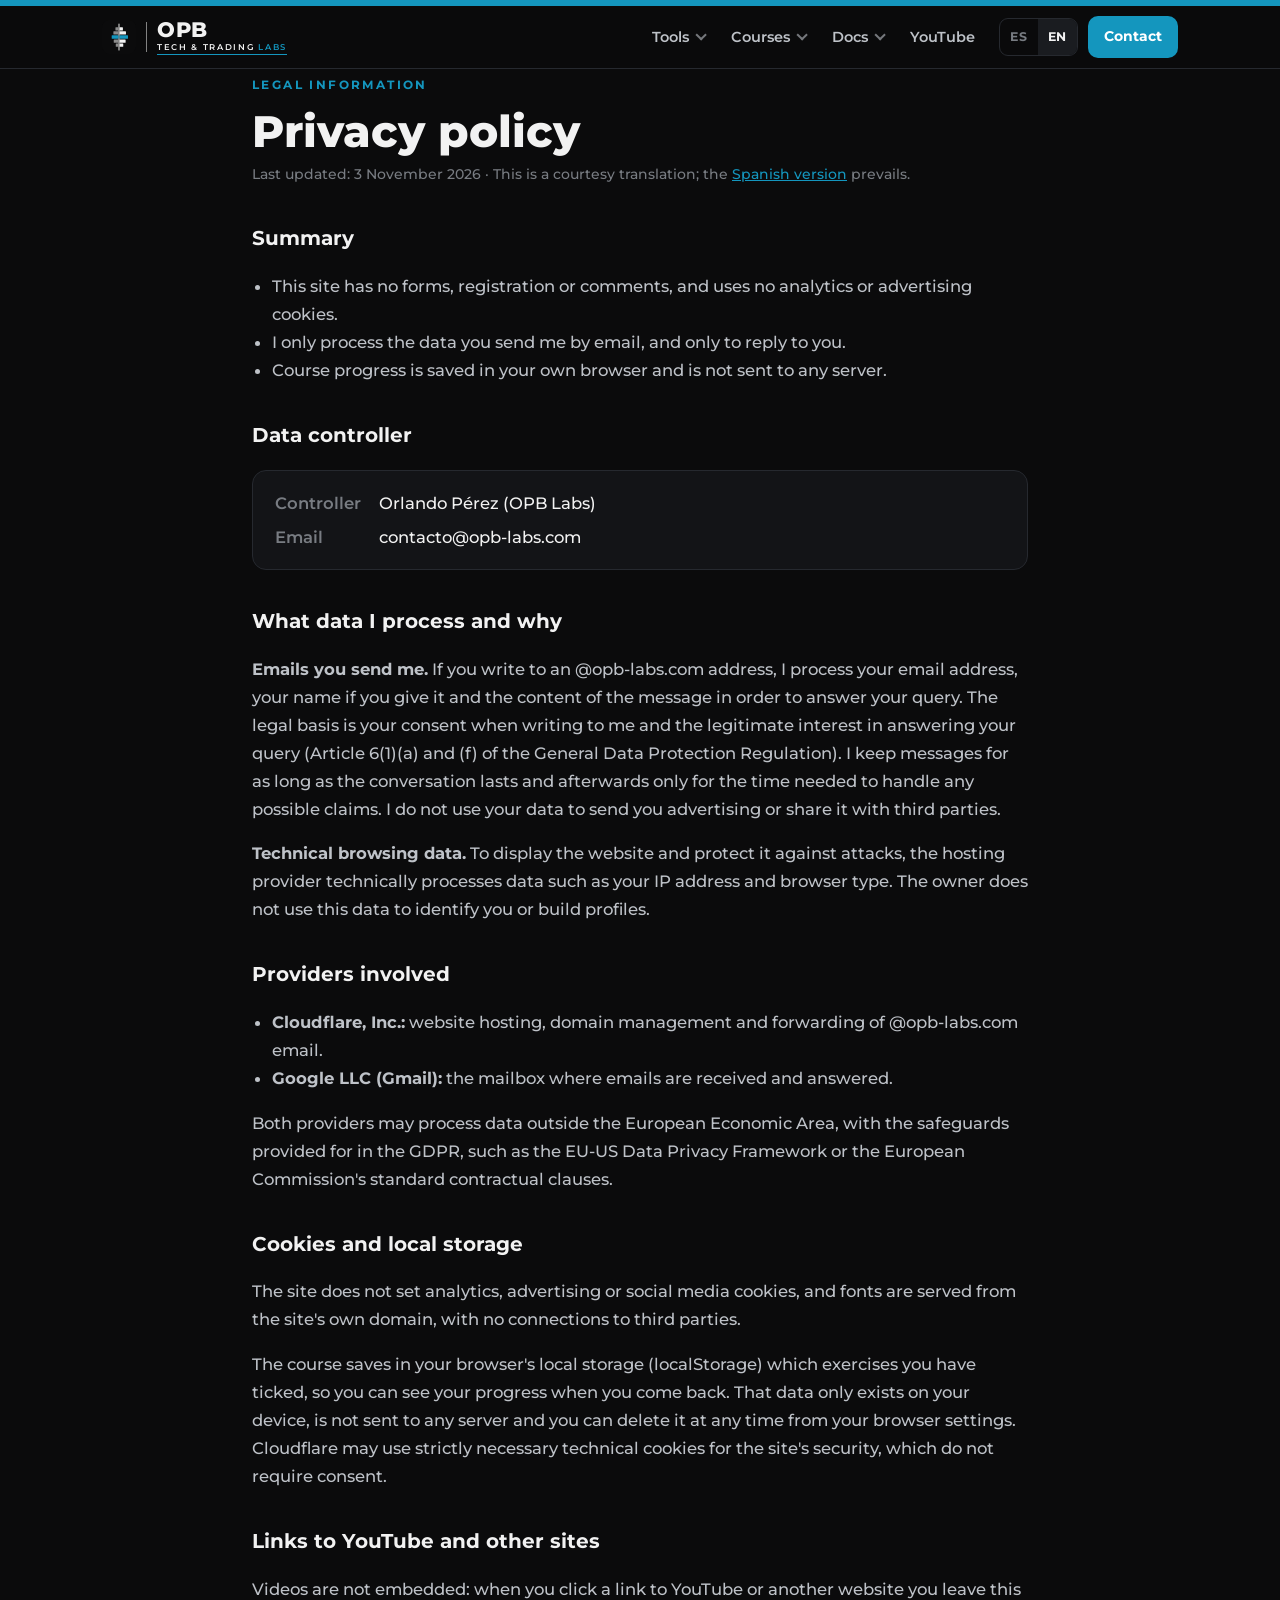
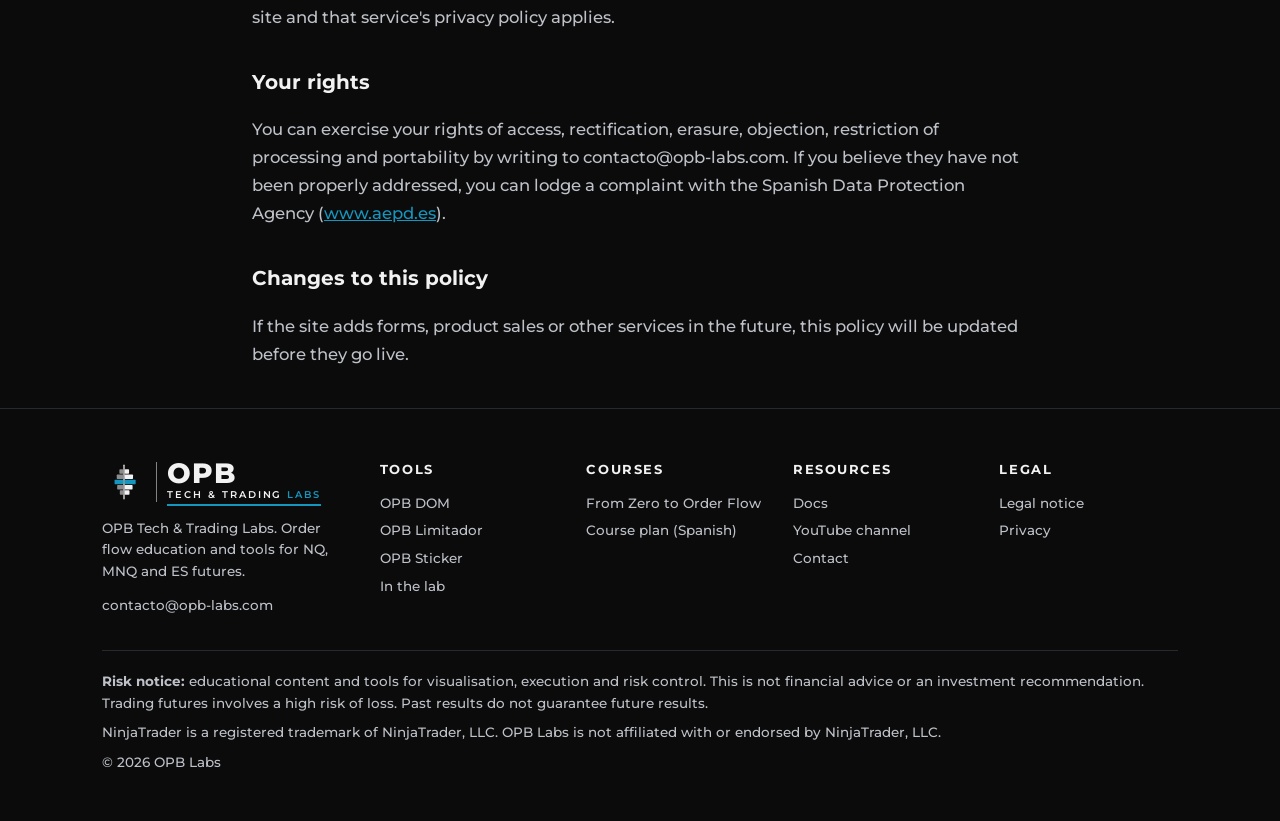
<file: en/privacy.html>
<!DOCTYPE html>
<html lang="en">
<head>
<meta charset="utf-8">
<meta name="viewport" content="width=device-width,initial-scale=1">
<title>Privacy policy · OPB Labs</title>
<meta name="robots" content="noindex">
<link rel="alternate" hreflang="es" href="https://opb-labs.com/privacidad">
<link rel="alternate" hreflang="en" href="https://opb-labs.com/en/privacy">
<link rel="alternate" hreflang="x-default" href="https://opb-labs.com/privacidad">
<link rel="icon" href="../assets/logo.svg" type="image/svg+xml">
<link rel="stylesheet" href="../assets/fonts.css">
<style>
:root{--bg:#0B0B0C;--panel:#131417;--line:#26292f;--acc:#1496BE;--w:#F2F2F2;--t2:#BEC2C8;--t3:#787C82}
*{box-sizing:border-box}
body{margin:0;background:var(--bg);color:var(--w);font-family:Montserrat,system-ui,sans-serif;font-weight:500;line-height:1.7;font-size:16.5px}
a{color:var(--acc)}
.wrap{max-width:820px;margin:0 auto;padding:0 22px}
.topbar{height:6px;background:var(--acc)}
nav{border-bottom:1px solid var(--line)}
nav .wrap{max-width:1120px;display:flex;align-items:center;justify-content:space-between;height:60px}
.brand{display:flex;align-items:center;gap:10px;text-decoration:none;font-weight:800;letter-spacing:.06em;color:var(--w)}.brand b{color:var(--acc)}
.links a{color:var(--t2);text-decoration:none;font-weight:600;font-size:14px;margin-left:22px}.links a:hover{color:var(--w)}
main{padding:56px 0 70px}
.kicker{color:var(--acc);font-weight:700;font-size:12px;letter-spacing:.2em;text-transform:uppercase}
h1{font-weight:800;font-size:clamp(30px,4.6vw,44px);line-height:1.1;margin:10px 0 8px}
.upd{color:var(--t3);font-size:14px;margin:0 0 34px}
h2{font-weight:700;font-size:20px;margin:34px 0 10px}
p,li{color:var(--t2)}
ul{padding-left:20px}
.id{background:var(--panel);border:1px solid var(--line);border-radius:14px;padding:18px 22px;margin:18px 0}
.id dl{display:grid;grid-template-columns:max-content 1fr;gap:6px 18px;margin:0}
.id dt{color:var(--t3);font-weight:600}.id dd{margin:0;color:var(--w)}
footer{border-top:1px solid var(--line);padding:26px 0 44px;color:var(--t3);font-size:13.5px}
footer a{color:var(--t2)}
@media(max-width:600px){.links a:not(.keep){display:none}.id dl{grid-template-columns:1fr}.id dt{margin-top:6px}}
</style>
</head>
<body>
<script src="../assets/site.js" data-part="nav"></script>
<main class="wrap">
<span class="kicker">Legal information</span>
<h1>Privacy policy</h1>
<p class="upd">Last updated: 3 November 2026 · This is a courtesy translation; the <a href="../privacidad.html" hreflang="es">Spanish version</a> prevails.</p>

<h2>Summary</h2>
<ul>
  <li>This site has no forms, registration or comments, and uses no analytics or advertising cookies.</li>
  <li>I only process the data you send me by email, and only to reply to you.</li>
  <li>Course progress is saved in your own browser and is not sent to any server.</li>
</ul>

<h2>Data controller</h2>
<div class="id"><dl>
  <dt>Controller</dt><dd>Orlando Pérez (OPB Labs)</dd>
  <dt>Email</dt><dd>contacto@opb-labs.com</dd>
</dl></div>

<h2>What data I process and why</h2>
<p><strong>Emails you send me.</strong> If you write to an @opb-labs.com address, I process your email address, your name if you give it and the content of the message in order to answer your query. The legal basis is your consent when writing to me and the legitimate interest in answering your query (Article 6(1)(a) and (f) of the General Data Protection Regulation). I keep messages for as long as the conversation lasts and afterwards only for the time needed to handle any possible claims. I do not use your data to send you advertising or share it with third parties.</p>
<p><strong>Technical browsing data.</strong> To display the website and protect it against attacks, the hosting provider technically processes data such as your IP address and browser type. The owner does not use this data to identify you or build profiles.</p>

<h2>Providers involved</h2>
<ul>
  <li><strong>Cloudflare, Inc.:</strong> website hosting, domain management and forwarding of @opb-labs.com email.</li>
  <li><strong>Google LLC (Gmail):</strong> the mailbox where emails are received and answered.</li>
</ul>
<p>Both providers may process data outside the European Economic Area, with the safeguards provided for in the GDPR, such as the EU-US Data Privacy Framework or the European Commission's standard contractual clauses.</p>

<h2>Cookies and local storage</h2>
<p>The site does not set analytics, advertising or social media cookies, and fonts are served from the site's own domain, with no connections to third parties.</p>
<p>The course saves in your browser's local storage (localStorage) which exercises you have ticked, so you can see your progress when you come back. That data only exists on your device, is not sent to any server and you can delete it at any time from your browser settings. Cloudflare may use strictly necessary technical cookies for the site's security, which do not require consent.</p>

<h2>Links to YouTube and other sites</h2>
<p>Videos are not embedded: when you click a link to YouTube or another website you leave this site and that service's privacy policy applies.</p>

<h2>Your rights</h2>
<p>You can exercise your rights of access, rectification, erasure, objection, restriction of processing and portability by writing to contacto@opb-labs.com. If you believe they have not been properly addressed, you can lodge a complaint with the Spanish Data Protection Agency (<a href="https://www.aepd.es" target="_blank" rel="noopener">www.aepd.es</a>).</p>

<h2>Changes to this policy</h2>
<p>If the site adds forms, product sales or other services in the future, this policy will be updated before they go live.</p>
</main>

<script src="../assets/site.js" data-part="footer"></script>
</body>
</html>
</file>
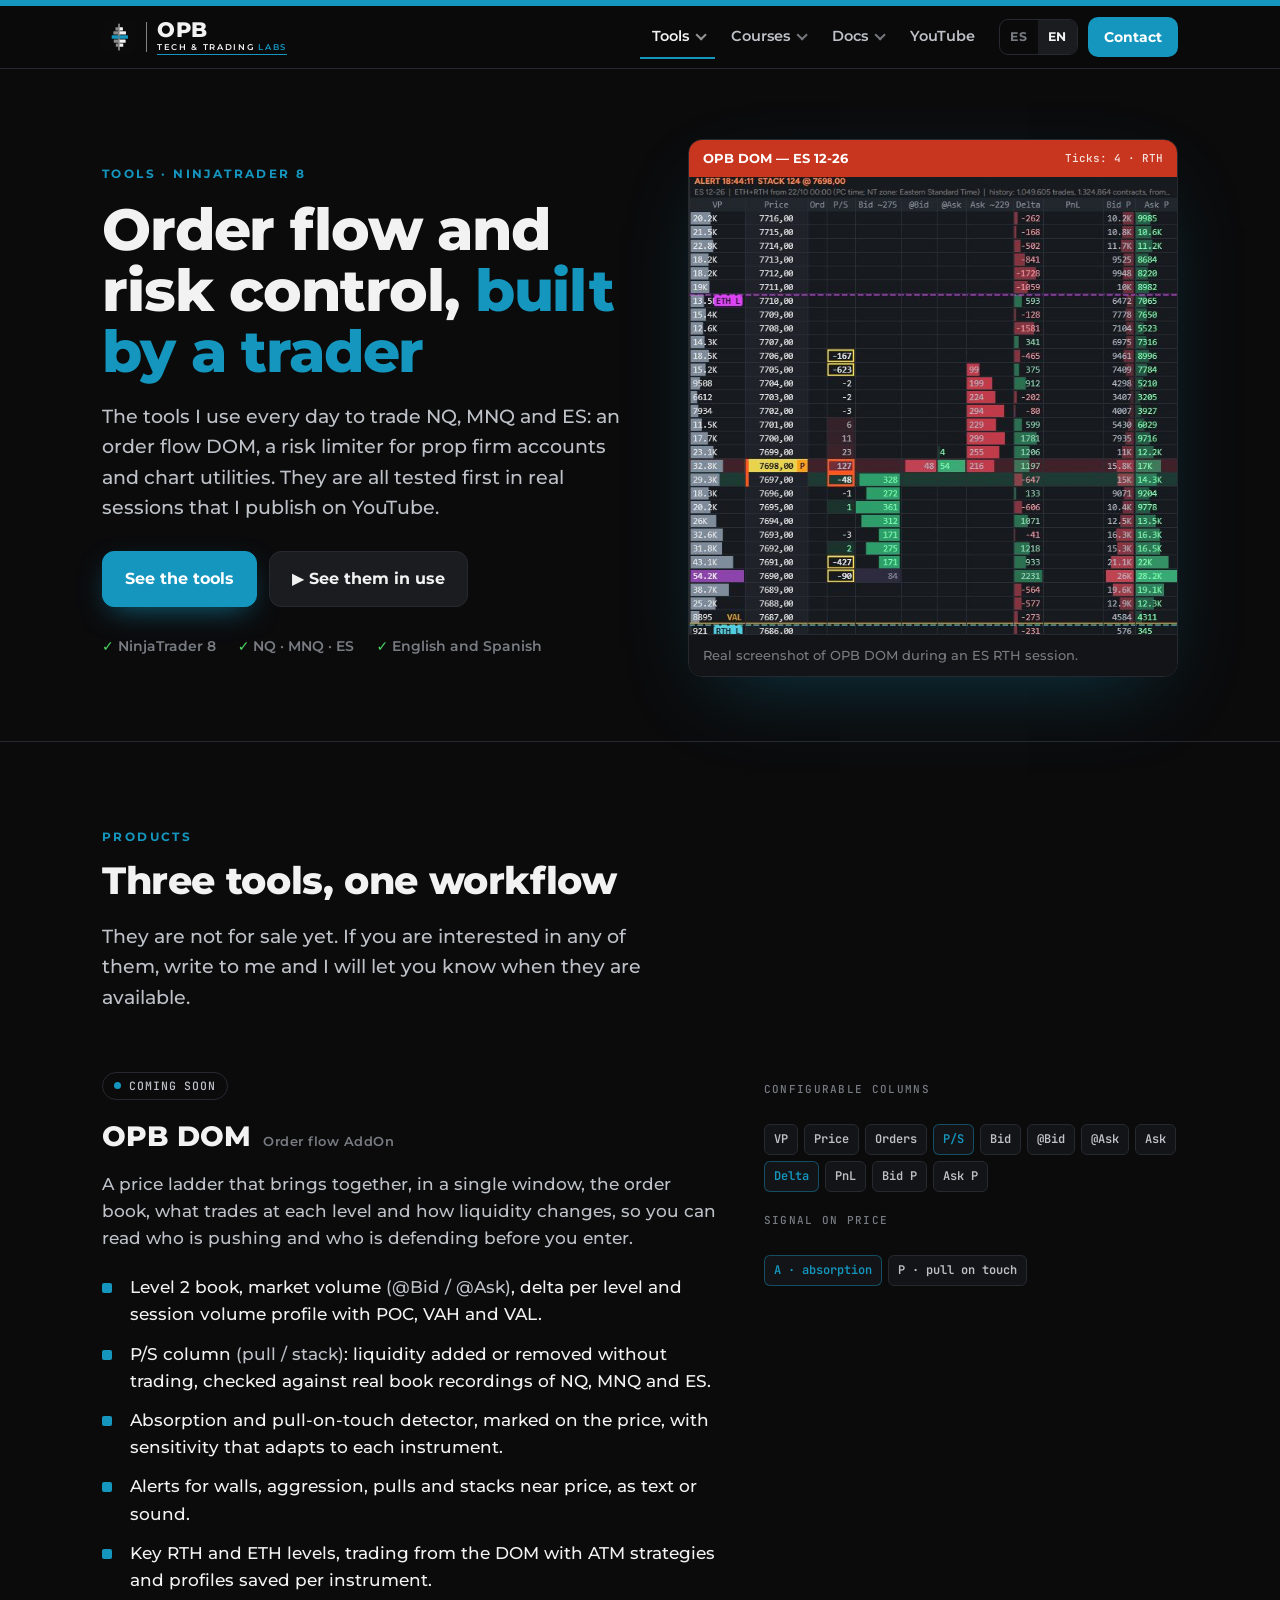
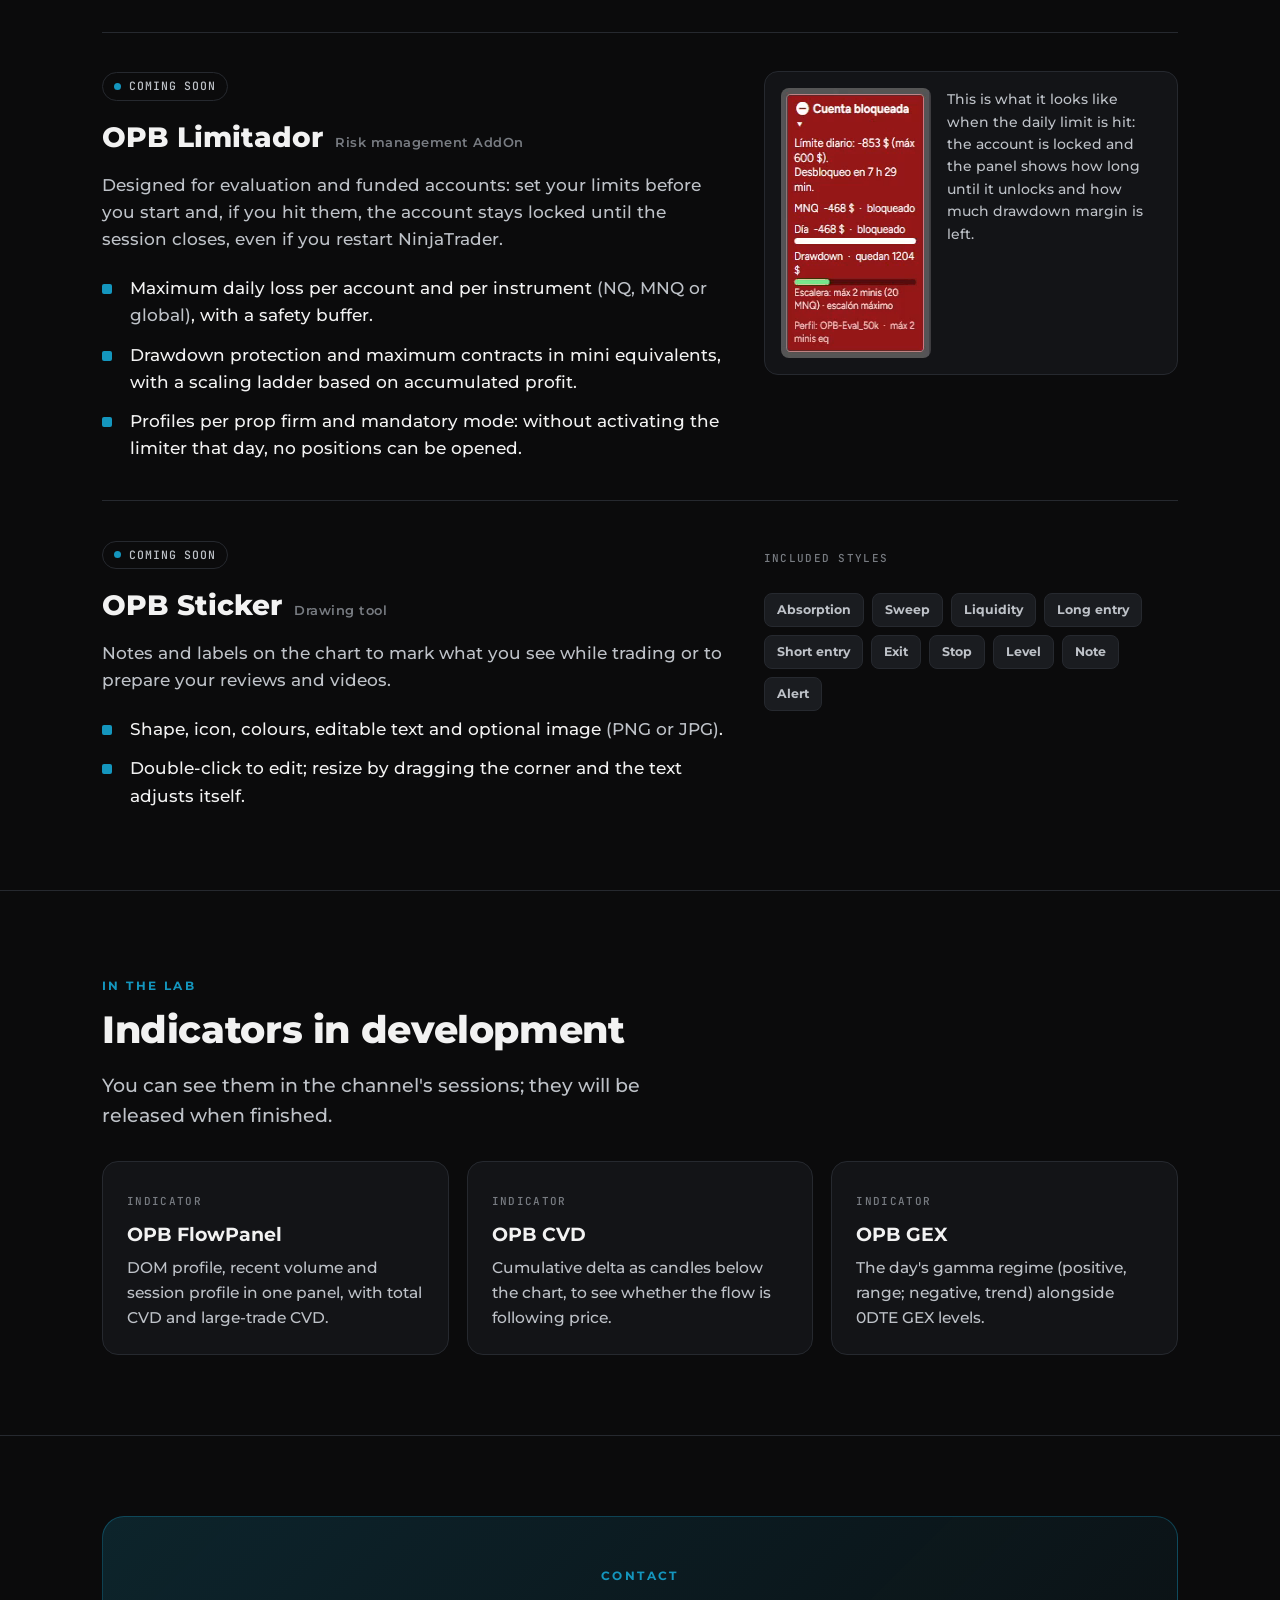
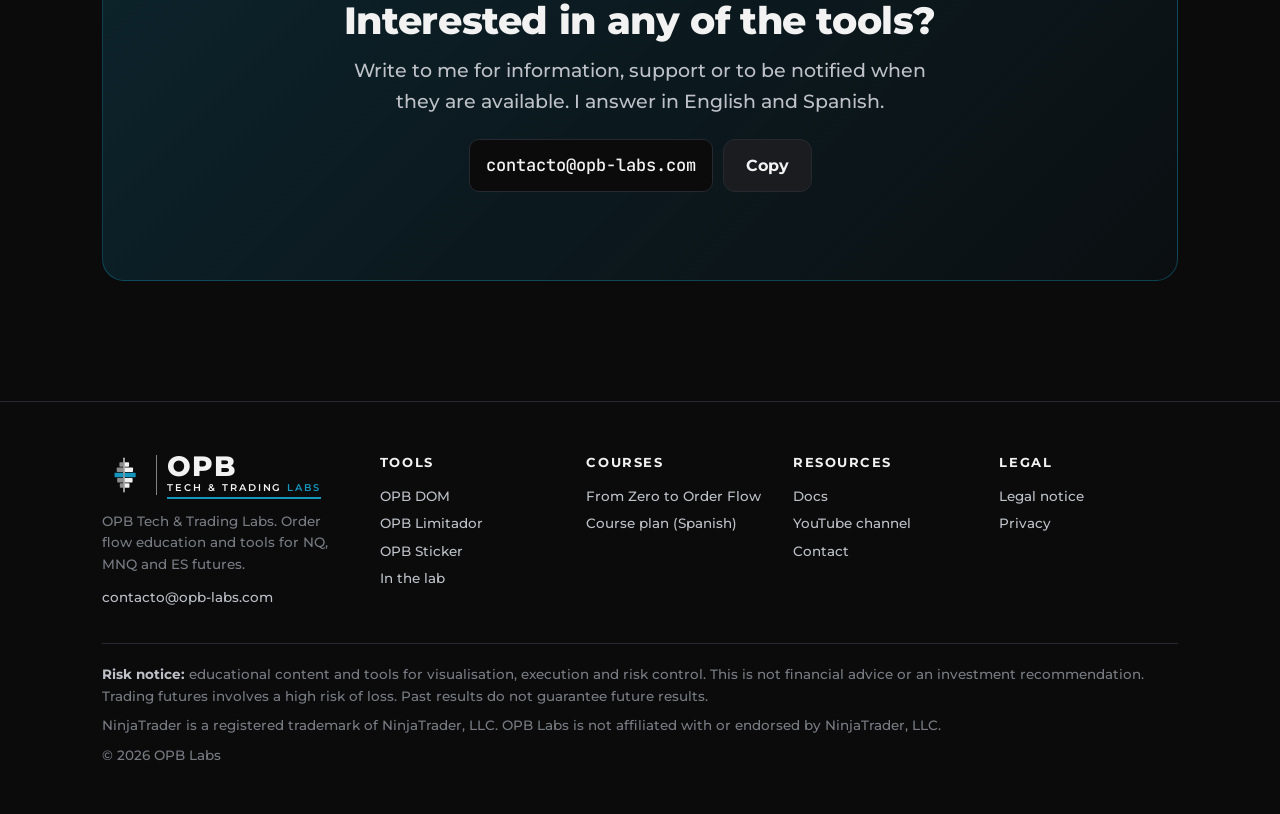
<file: en/tools.html>
<!DOCTYPE html>
<html lang="en">
<head>
<meta charset="utf-8">
<meta name="viewport" content="width=device-width,initial-scale=1">
<title>Tools for NinjaTrader 8 · OPB Labs</title>
<meta name="description" content="OPB DOM, OPB Limitador y OPB Sticker: herramientas de order flow y gestión de riesgo para NinjaTrader 8 desarrolladas por OPB Labs.">
<meta property="og:title" content="Herramientas para NinjaTrader 8 · OPB Labs">
<meta property="og:description" content="Order flow y control de riesgo para operar futuros, hechos por un trader.">
<link rel="alternate" hreflang="es" href="https://opb-labs.com/herramientas">
<link rel="alternate" hreflang="en" href="https://opb-labs.com/en/tools">
<link rel="alternate" hreflang="x-default" href="https://opb-labs.com/herramientas">
<link rel="icon" href="../assets/logo.svg" type="image/svg+xml">
<link rel="stylesheet" href="../assets/fonts.css">
<style>
:root{--bg:#0B0B0C;--panel:#131417;--panel2:#1a1c20;--line:#26292f;--acc:#1496BE;--w:#F2F2F2;--t2:#BEC2C8;--t3:#787C82;--g:#4CD964;--r:#FF5252;--y:#FFE14D}
*{box-sizing:border-box}html{scroll-behavior:smooth}
body{margin:0;background:var(--bg);color:var(--w);font-family:Montserrat,system-ui,sans-serif;font-weight:500;line-height:1.6;font-size:17px}
a{color:inherit}
.wrap{max-width:1120px;margin:0 auto;padding:0 22px}
.topbar{height:6px;background:var(--acc)}
nav{position:sticky;top:0;z-index:50;background:rgba(11,11,12,.88);backdrop-filter:blur(10px);border-bottom:1px solid var(--line)}
nav .wrap{display:flex;align-items:center;justify-content:space-between;height:60px}
.brand{display:flex;align-items:center;gap:10px;text-decoration:none;font-weight:800;letter-spacing:.06em}.brand b{color:var(--acc)}
.links a{color:var(--t2);text-decoration:none;font-weight:600;font-size:14px;margin-left:22px}.links a:hover,.links a.act{color:var(--w)}
.btn{display:inline-flex;align-items:center;gap:8px;text-decoration:none;font-weight:700;font-size:16px;padding:14px 22px;border-radius:12px;border:1px solid var(--line);background:var(--panel2);color:var(--w);transition:.2s;cursor:pointer;font-family:inherit}
.btn:hover{border-color:var(--acc);transform:translateY(-2px)}
.btn.main{background:var(--acc);border-color:var(--acc);color:#fff;box-shadow:0 10px 30px -10px rgba(20,150,190,.7)}
.kicker{display:inline-block;color:var(--acc);font-weight:700;font-size:12px;letter-spacing:.2em;text-transform:uppercase}
h1{font-weight:800;font-size:clamp(34px,5.4vw,58px);line-height:1.05;letter-spacing:-.02em;margin:14px 0 18px}
h1 em{font-style:normal;color:var(--acc)}
h2{font-weight:800;font-size:clamp(26px,3.6vw,38px);line-height:1.15;letter-spacing:-.01em;margin:10px 0 14px}
.sub{color:var(--t2);font-size:19px;max-width:580px}
section{padding:80px 0;border-top:1px solid var(--line)}
.hero{display:grid;grid-template-columns:1.05fr .95fr;gap:44px;align-items:center;padding:70px 22px 64px}
.cta{display:flex;gap:12px;flex-wrap:wrap;margin-top:28px}
.trust{display:flex;gap:22px;flex-wrap:wrap;margin-top:28px;color:var(--t3);font-size:14px;font-weight:600}
.trust span:before{content:"✓ ";color:var(--g)}
.shot{border:1px solid var(--line);border-radius:14px;overflow:hidden;background:#000;box-shadow:0 30px 80px -30px rgba(20,150,190,.35);max-width:520px;justify-self:end;width:100%}
.shot .bar{display:flex;justify-content:space-between;align-items:center;padding:8px 14px;background:#C8361F;color:#fff;font-weight:700;font-size:13px}
.shot .bar i{font-style:normal;font-family:"JetBrains Mono",monospace;font-weight:500;font-size:11px;opacity:.85}
.shot img{display:block;width:100%;height:auto}
.shot .cap{font-size:13px;color:var(--t3);padding:10px 14px;background:var(--panel);border-top:1px solid var(--line)}
.status{display:inline-flex;align-items:center;gap:8px;font-family:"JetBrains Mono",monospace;font-size:11.5px;letter-spacing:.08em;text-transform:uppercase;color:var(--t2);border:1px solid var(--line);padding:4px 11px;border-radius:999px}
.status:before{content:"";width:7px;height:7px;border-radius:50%;background:var(--acc)}
.product{display:grid;grid-template-columns:1.2fr .8fr;gap:40px;padding:38px 0;border-bottom:1px solid var(--line)}
.product:last-child{border-bottom:0;padding-bottom:0}
.product h3{font-size:28px;font-weight:800;margin:14px 0 0;display:flex;align-items:baseline;gap:12px;flex-wrap:wrap}
.product h3 small{font-size:13px;font-weight:600;color:var(--t3);letter-spacing:.04em}
.what{color:var(--t2);margin:12px 0 0;max-width:40em}
.feat{list-style:none;padding:0;margin:22px 0 0;display:grid;gap:12px}
.feat li{display:grid;grid-template-columns:16px 1fr;gap:12px}
.feat li:before{content:"";width:10px;height:10px;margin-top:9px;background:var(--acc);border-radius:2px}
.feat span{color:var(--t2)}
.side{display:grid;gap:14px;align-content:start}
.mini{font-family:"JetBrains Mono",monospace;font-size:11px;letter-spacing:.12em;text-transform:uppercase;color:var(--t3)}
.cols{display:flex;flex-wrap:wrap;gap:6px;font-family:"JetBrains Mono",monospace;font-size:12px}
.cols b{font-weight:600;border:1px solid var(--line);background:var(--panel);padding:5px 9px;border-radius:6px;color:var(--t2)}
.cols b.k{color:var(--acc);border-color:rgba(20,150,190,.45)}
.lim{display:flex;gap:16px;align-items:flex-start;background:var(--panel);border:1px solid var(--line);border-radius:14px;padding:16px}
.lim img{width:150px;border-radius:8px;flex:none}
.lim p{margin:0;font-size:14px;color:var(--t2)}
.stickers{display:flex;flex-wrap:wrap;gap:8px}
.stk{font-size:12.5px;font-weight:700;padding:6px 12px;border-radius:8px;background:var(--panel2);border:1px solid var(--line);color:var(--t2)}
.grid3{display:grid;grid-template-columns:repeat(3,1fr);gap:18px;margin-top:30px}
.card{background:var(--panel);border:1px solid var(--line);border-radius:16px;padding:24px}
.card h3{margin:6px 0 6px;font-size:19px;font-weight:700}.card p{margin:0;color:var(--t2);font-size:15.5px}
.contact{background:linear-gradient(135deg,rgba(20,150,190,.18),rgba(20,150,190,.03));border:1px solid rgba(20,150,190,.35);border-radius:22px;padding:44px 30px;text-align:center}
.mail{display:flex;gap:10px;justify-content:center;flex-wrap:wrap;margin-top:22px}
.mail code{font-family:"JetBrains Mono",monospace;font-size:17px;background:var(--bg);border:1px solid var(--line);padding:12px 16px;border-radius:10px;user-select:all}
.ok{min-height:1.4em;color:var(--g);font-size:14px;margin-top:10px}
footer{border-top:1px solid var(--line);padding:30px 0 50px;color:var(--t3);font-size:13.5px}
footer a{color:var(--t2)}
a:focus-visible,button:focus-visible{outline:2px solid var(--acc);outline-offset:3px}
@media(max-width:860px){.hero,.product{grid-template-columns:1fr}.shot{justify-self:start}.grid3{grid-template-columns:1fr}.links a:not(.yt):not(.act){display:none}}
@media(max-width:520px){.lim{flex-direction:column}section{padding:56px 0}}
</style>
</head>
<body>
<script src="../assets/site.js" data-part="nav"></script>
<header class="wrap hero">
  <div>
    <span class="kicker">Tools · NinjaTrader 8</span>
    <h1>Order flow and risk control, <em>built by a trader</em></h1>
    <p class="sub">The tools I use every day to trade NQ, MNQ and ES: an order flow DOM, a risk limiter for prop firm accounts and chart utilities. They are all tested first in real sessions that I publish on YouTube.</p>
    <div class="cta"><a class="btn main" href="#productos">See the tools</a><a class="btn" href="https://www.youtube.com/@opb_labs" target="_blank" rel="noopener">▶ See them in use</a></div>
    <div class="trust"><span>NinjaTrader 8</span><span>NQ · MNQ · ES</span><span>English and Spanish</span></div>
  </div>
  <figure class="shot" style="margin:0">
    <div class="bar">OPB DOM — ES 12-26 <i>Ticks: 4 · RTH</i></div>
    <img src="../assets/opb-dom.jpg" alt="Screenshot of OPB DOM on ES with volume profile, price, P/S, bid and ask book, traded volume and delta per level" width="638" height="598">
    <figcaption class="cap">Real screenshot of OPB DOM during an ES RTH session.</figcaption>
  </figure>
</header>

<section id="productos"><div class="wrap">
  <span class="kicker">Products</span>
  <h2>Three tools, one workflow</h2>
  <p class="sub">They are not for sale yet. If you are interested in any of them, write to me and I will let you know when they are available.</p>

  <article class="product" id="dom">
    <div>
      <span class="status">Coming soon</span>
      <h3>OPB DOM <small>Order flow AddOn</small></h3>
      <p class="what">A price ladder that brings together, in a single window, the order book, what trades at each level and how liquidity changes, so you can read who is pushing and who is defending before you enter.</p>
      <ul class="feat">
        <li><div>Level 2 book, market volume <span>(@Bid / @Ask)</span>, delta per level and session volume profile with POC, VAH and VAL.</div></li>
        <li><div>P/S column <span>(pull / stack)</span>: liquidity added or removed without trading, checked against real book recordings of NQ, MNQ and ES.</div></li>
        <li><div>Absorption and pull-on-touch detector, marked on the price, with sensitivity that adapts to each instrument.</div></li>
        <li><div>Alerts for walls, aggression, pulls and stacks near price, as text or sound.</div></li>
        <li><div>Key RTH and ETH levels, trading from the DOM with ATM strategies and profiles saved per instrument.</div></li>
      </ul>
    </div>
    <div class="side">
      <p class="mini">Configurable columns</p>
      <div class="cols"><b>VP</b><b>Price</b><b>Orders</b><b class="k">P/S</b><b>Bid</b><b>@Bid</b><b>@Ask</b><b>Ask</b><b class="k">Delta</b><b>PnL</b><b>Bid P</b><b>Ask P</b></div>
      <p class="mini" style="margin-top:6px">Signal on price</p>
      <div class="cols"><b class="k">A · absorption</b><b>P · pull on touch</b></div>
    </div>
  </article>

  <article class="product" id="limitador">
    <div>
      <span class="status">Coming soon</span>
      <h3>OPB Limitador <small>Risk management AddOn</small></h3>
      <p class="what">Designed for evaluation and funded accounts: set your limits before you start and, if you hit them, the account stays locked until the session closes, even if you restart NinjaTrader.</p>
      <ul class="feat">
        <li><div>Maximum daily loss per account and per instrument <span>(NQ, MNQ or global)</span>, with a safety buffer.</div></li>
        <li><div>Drawdown protection and maximum contracts in mini equivalents, with a scaling ladder based on accumulated profit.</div></li>
        <li><div>Profiles per prop firm and mandatory mode: without activating the limiter that day, no positions can be opened.</div></li>
      </ul>
    </div>
    <div class="side">
      <div class="lim">
        <img src="../assets/opb-limitador.png" alt="OPB Limitador panel with the account locked after exceeding the daily limit" width="170" height="270">
        <p>This is what it looks like when the daily limit is hit: the account is locked and the panel shows how long until it unlocks and how much drawdown margin is left.</p>
      </div>
    </div>
  </article>

  <article class="product" id="sticker">
    <div>
      <span class="status">Coming soon</span>
      <h3>OPB Sticker <small>Drawing tool</small></h3>
      <p class="what">Notes and labels on the chart to mark what you see while trading or to prepare your reviews and videos.</p>
      <ul class="feat">
        <li><div>Shape, icon, colours, editable text and optional image <span>(PNG or JPG)</span>.</div></li>
        <li><div>Double-click to edit; resize by dragging the corner and the text adjusts itself.</div></li>
      </ul>
    </div>
    <div class="side">
      <p class="mini">Included styles</p>
      <div class="stickers"><span class="stk">Absorption</span><span class="stk">Sweep</span><span class="stk">Liquidity</span><span class="stk">Long entry</span><span class="stk">Short entry</span><span class="stk">Exit</span><span class="stk">Stop</span><span class="stk">Level</span><span class="stk">Note</span><span class="stk">Alert</span></div>
    </div>
  </article>
</div></section>

<section id="laboratorio"><div class="wrap">
  <span class="kicker">In the lab</span>
  <h2>Indicators in development</h2>
  <p class="sub">You can see them in the channel's sessions; they will be released when finished.</p>
  <div class="grid3">
    <div class="card"><span class="mini">Indicator</span><h3>OPB FlowPanel</h3><p>DOM profile, recent volume and session profile in one panel, with total CVD and large-trade CVD.</p></div>
    <div class="card"><span class="mini">Indicator</span><h3>OPB CVD</h3><p>Cumulative delta as candles below the chart, to see whether the flow is following price.</p></div>
    <div class="card"><span class="mini">Indicator</span><h3>OPB GEX</h3><p>The day's gamma regime (positive, range; negative, trend) alongside 0DTE GEX levels.</p></div>
  </div>
</div></section>

<section id="contacto"><div class="wrap">
  <div class="contact">
    <span class="kicker">Contact</span>
    <h2>Interested in any of the tools?</h2>
    <p class="sub" style="margin:0 auto">Write to me for information, support or to be notified when they are available. I answer in English and Spanish.</p>
    <div class="mail"><code id="mail">contacto@opb-labs.com</code><button class="btn" id="copy" type="button">Copy</button></div>
    <p class="ok" id="ok" aria-live="polite"></p>
  </div>
</div></section>

<script src="../assets/site.js" data-part="footer"></script>
<script>
document.getElementById('copy').addEventListener('click',function(){
  var t=document.getElementById('mail').textContent.trim(),ok=document.getElementById('ok');
  function sel(){var r=document.createRange();r.selectNodeContents(document.getElementById('mail'));var s=getSelection();s.removeAllRanges();s.addRange(r);ok.textContent='Selected: press Ctrl+C to copy it.';}
  if(navigator.clipboard&&navigator.clipboard.writeText){navigator.clipboard.writeText(t).then(function(){ok.textContent='Copied: '+t;},sel);}else sel();
});
</script>
</body>
</html>
</file>
<file: assets/fonts.css>
/* Fuentes servidas desde opb-labs.com (licencia SIL OFL, ver OFL-*.txt) */
@font-face{font-family:Montserrat;font-style:normal;font-weight:400;font-display:swap;src:url(montserrat-latin-400-normal.woff2) format('woff2')}
@font-face{font-family:Montserrat;font-style:normal;font-weight:500;font-display:swap;src:url(montserrat-latin-500-normal.woff2) format('woff2')}
@font-face{font-family:Montserrat;font-style:normal;font-weight:600;font-display:swap;src:url(montserrat-latin-600-normal.woff2) format('woff2')}
@font-face{font-family:Montserrat;font-style:normal;font-weight:700;font-display:swap;src:url(montserrat-latin-700-normal.woff2) format('woff2')}
@font-face{font-family:Montserrat;font-style:normal;font-weight:800;font-display:swap;src:url(montserrat-latin-800-normal.woff2) format('woff2')}
@font-face{font-family:'JetBrains Mono';font-style:normal;font-weight:500;font-display:swap;src:url(jetbrains-mono-latin-500-normal.woff2) format('woff2')}
@font-face{font-family:'JetBrains Mono';font-style:normal;font-weight:600;font-display:swap;src:url(jetbrains-mono-latin-600-normal.woff2) format('woff2')}
</file>
